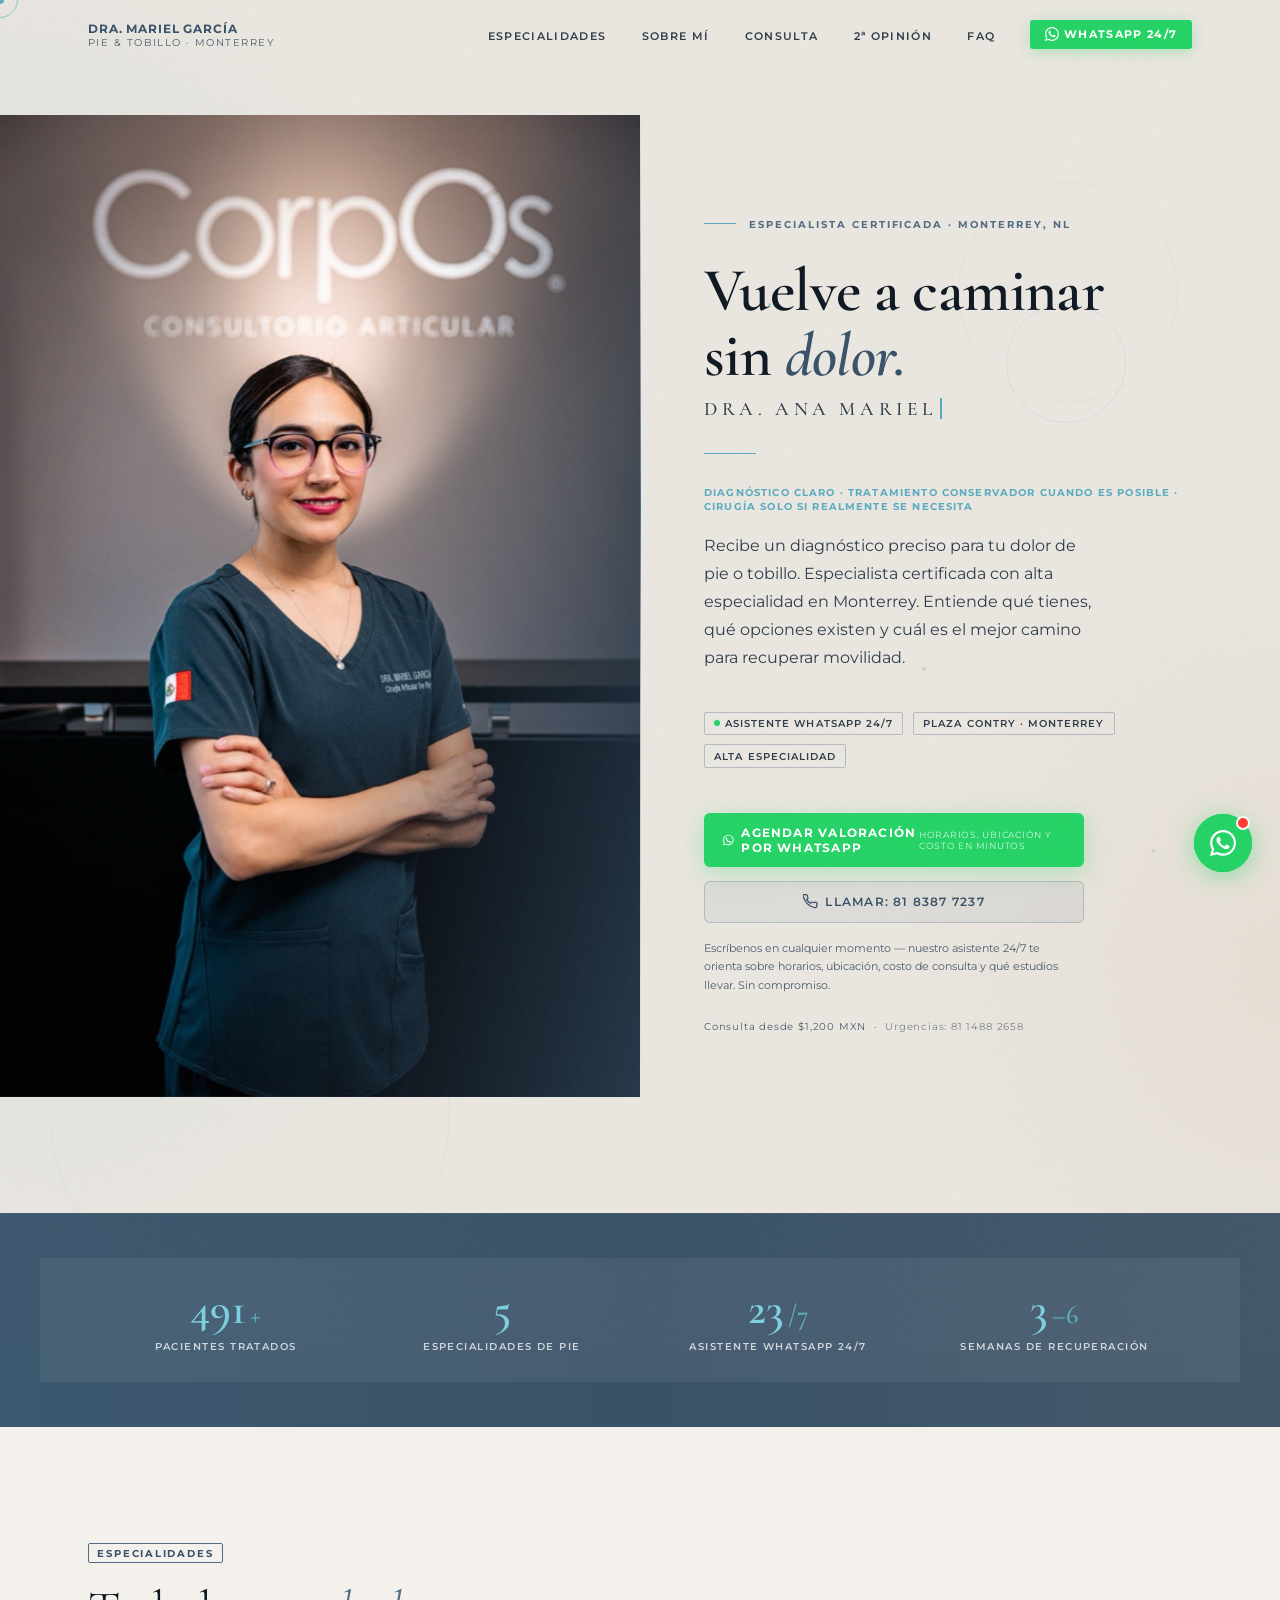
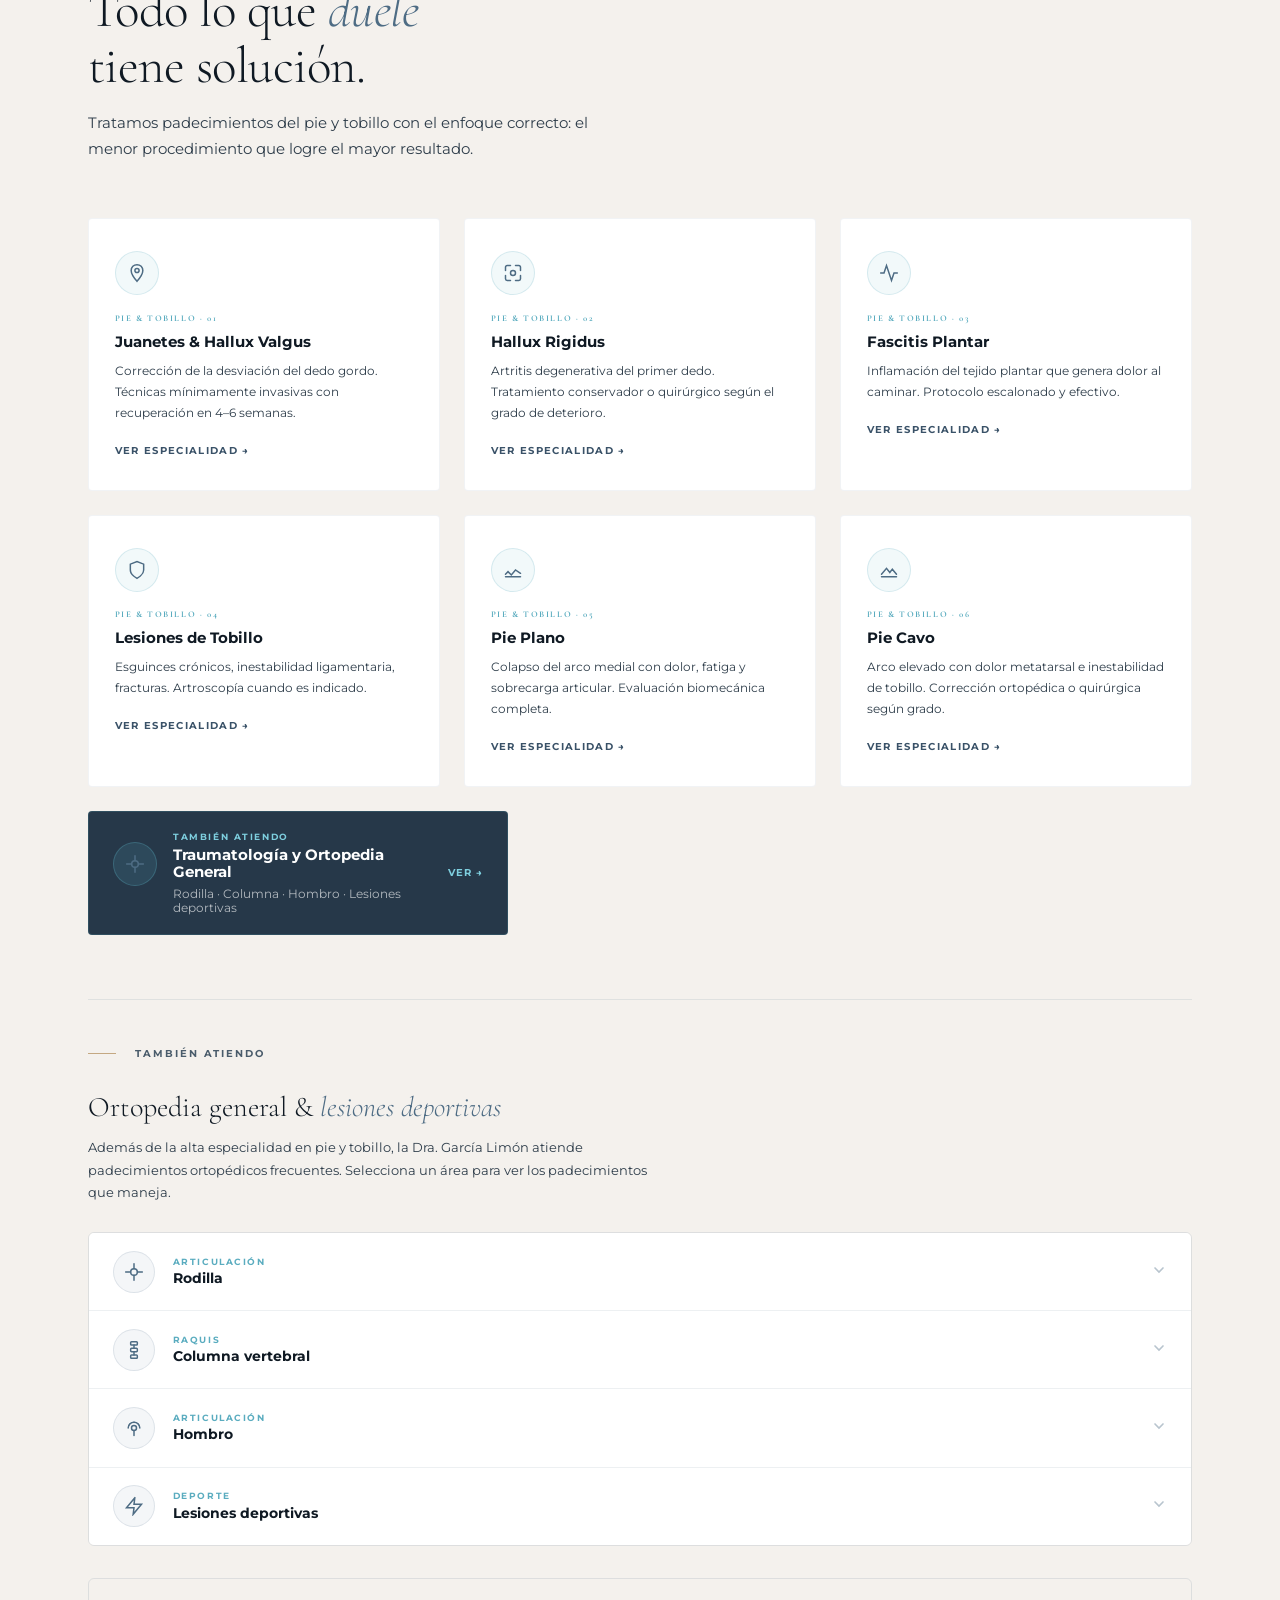
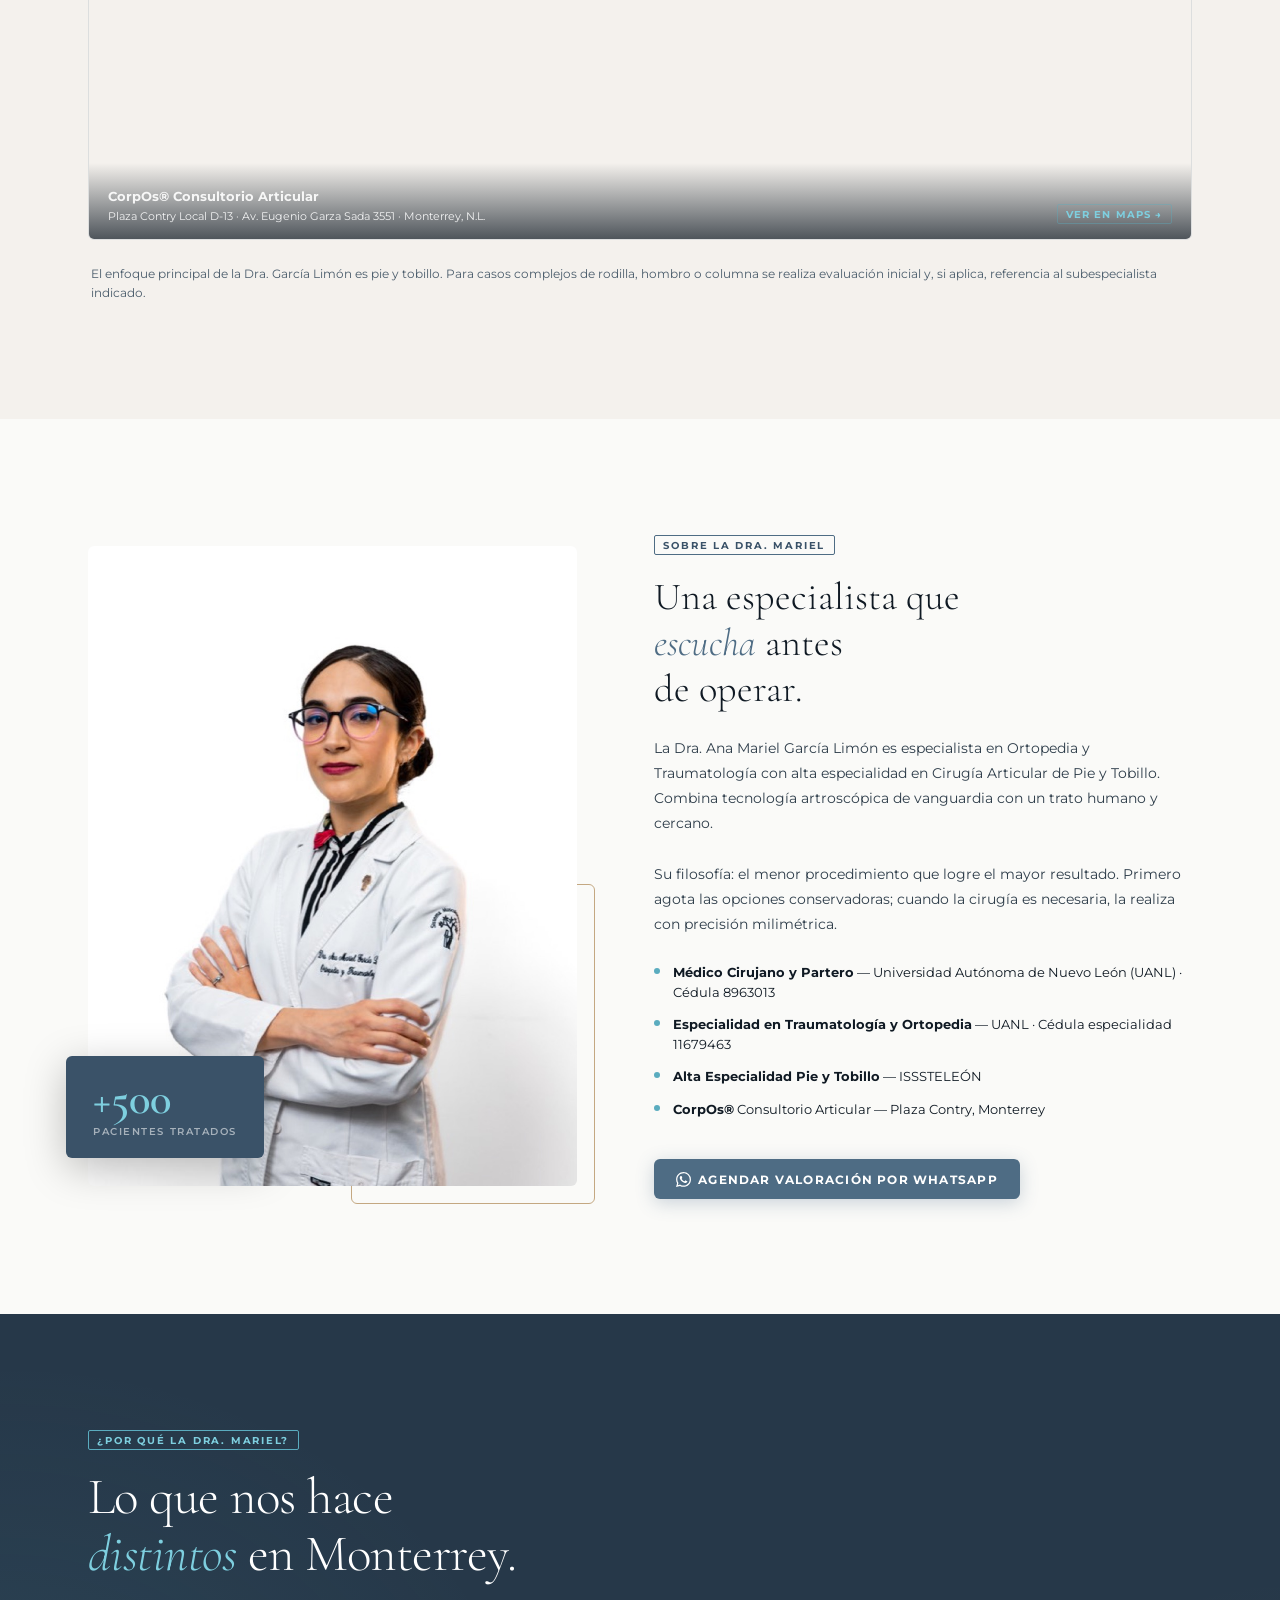
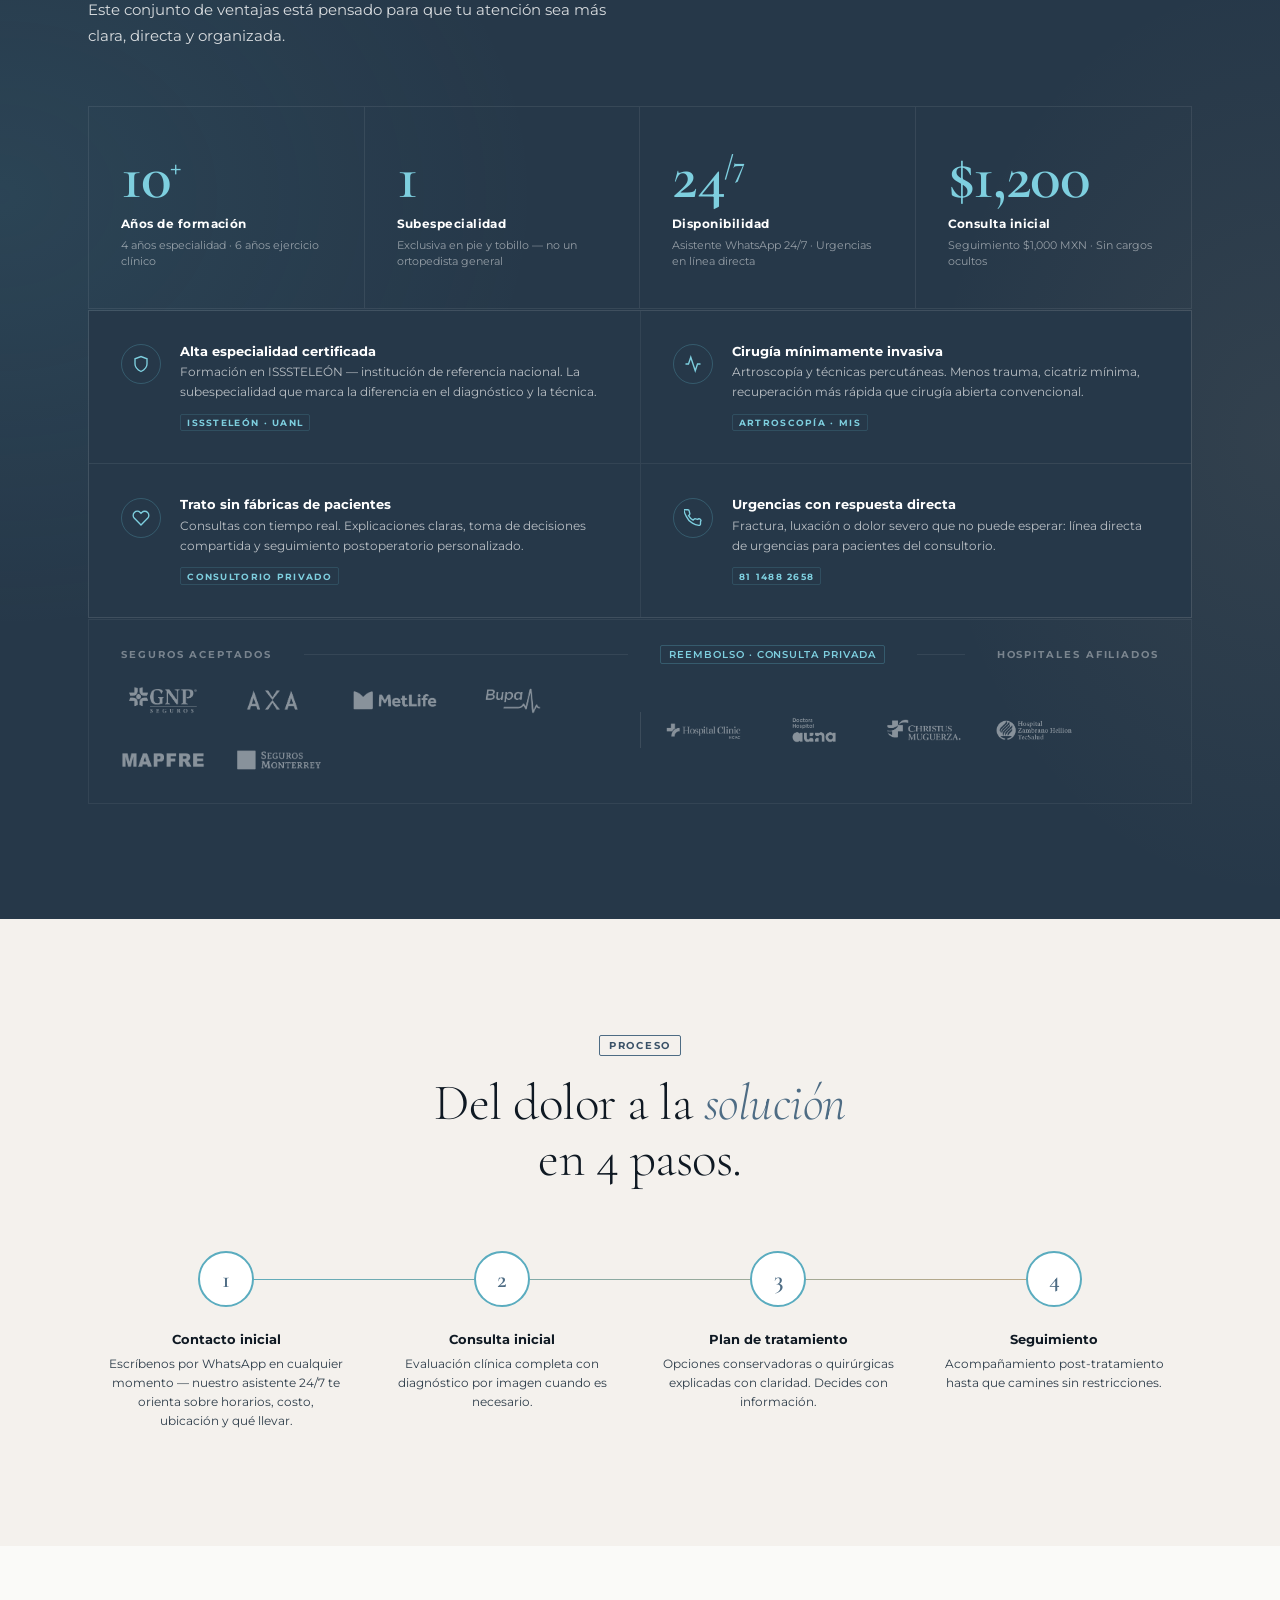
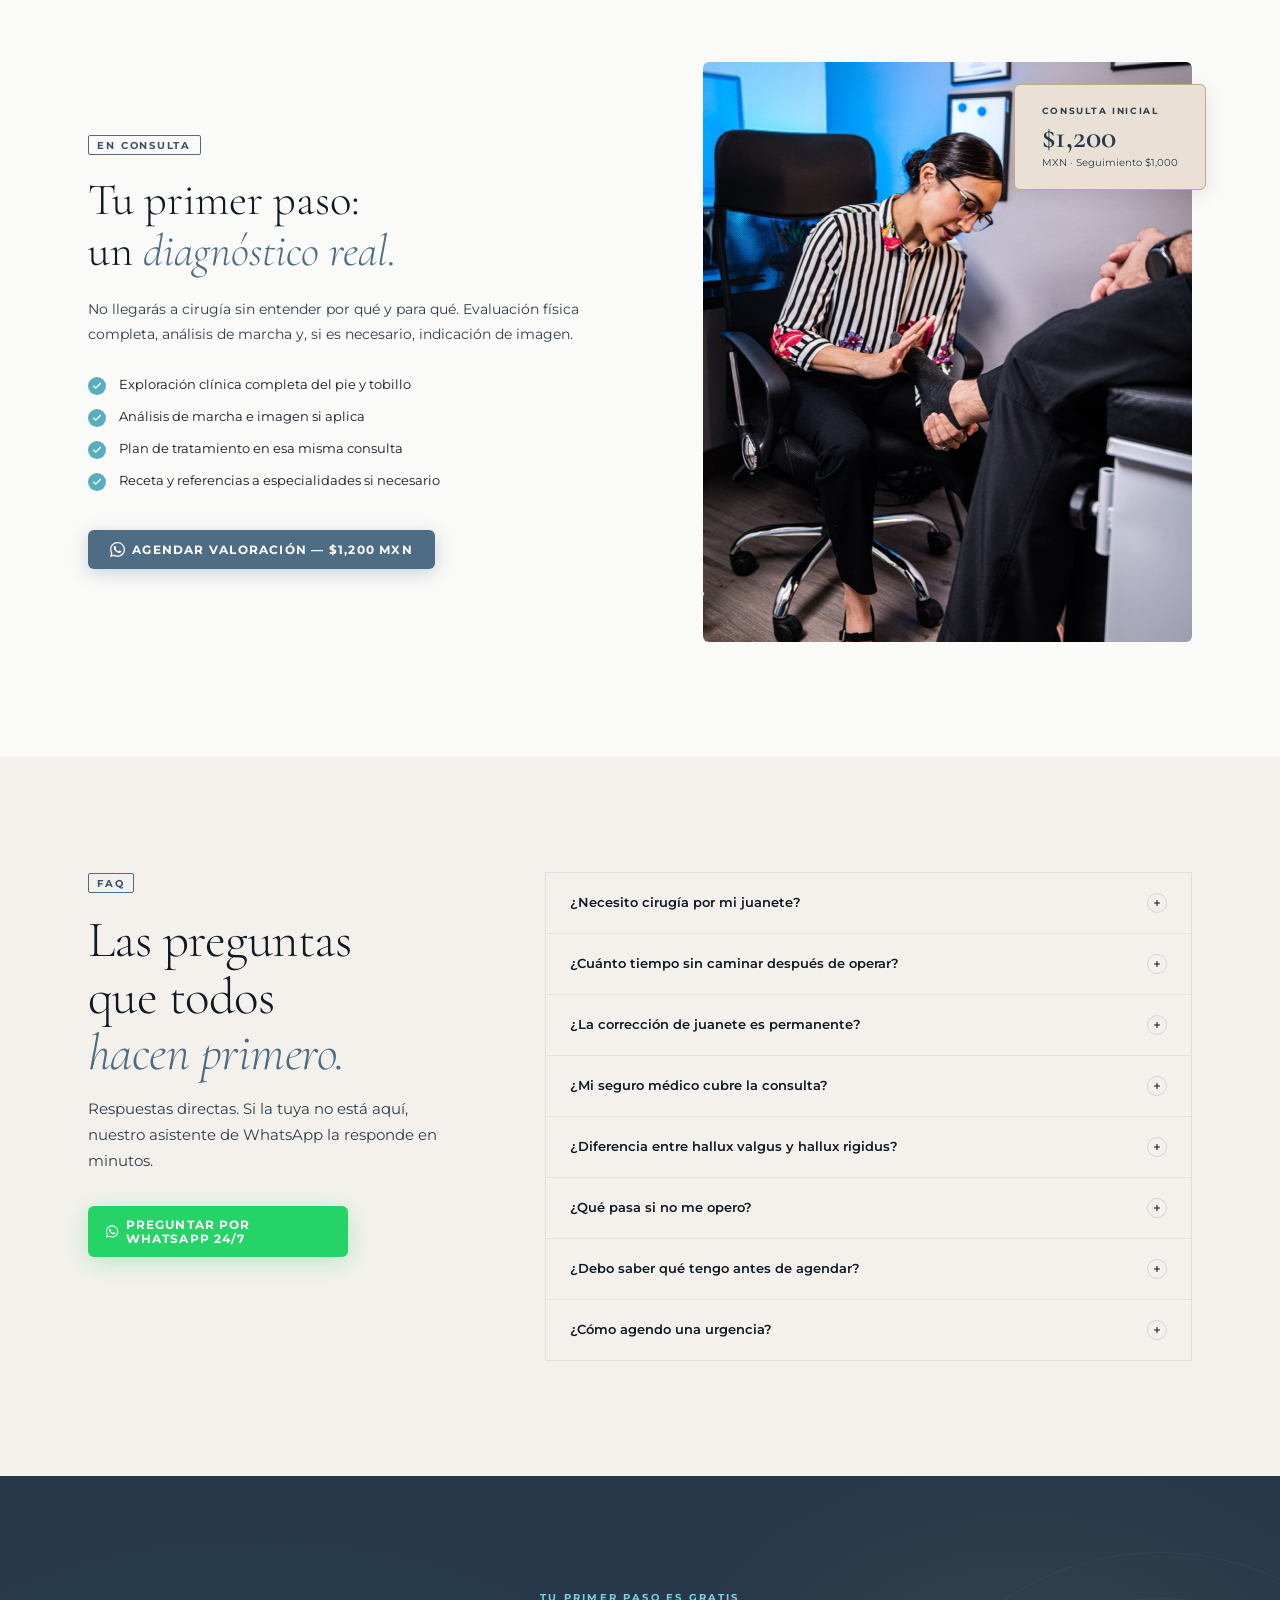
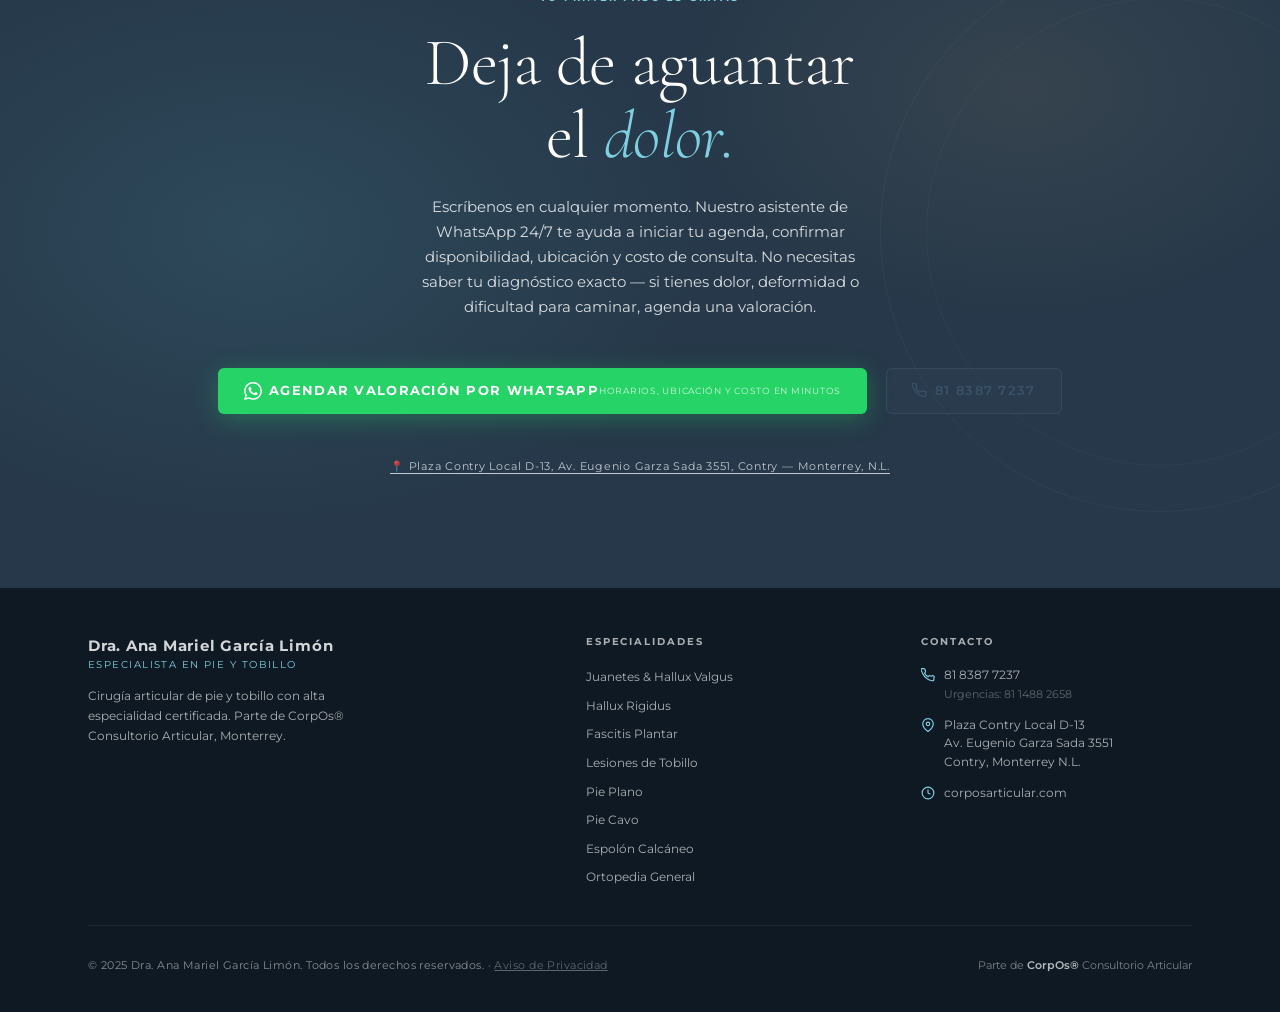
<file: index.html>
<!DOCTYPE html>
<html lang="es">
<head>

<!-- Google Tag Manager -->
<script>(function(w,d,s,l,i){w[l]=w[l]||[];w[l].push({'gtm.start':
new Date().getTime(),event:'gtm.js'});var f=d.getElementsByTagName(s)[0],
j=d.createElement(s),dl=l!='dataLayer'?'&l='+l:'';j.async=true;j.src=
'https://www.googletagmanager.com/gtm.js?id='+i+dl;f.parentNode.insertBefore(j,f);
})(window,document,'script','dataLayer','GTM-NVMBLD84');</script>
<!-- End Google Tag Manager -->
  
  <meta charset="UTF-8" />
  <meta name="viewport" content="width=device-width, initial-scale=1.0" />
  <title>Dra. Ana Mariel García Limón — Especialista Pie y Tobillo | Monterrey</title>
  <meta name="description" content="Especialista en cirugía de pie y tobillo en Monterrey. Asistente WhatsApp 24/7. Consulta desde $1,200 MXN. Plaza Contry, Av. Eugenio Garza Sada 3551." />
  <link rel="canonical" href="https://dramarielgarcia.com/" />
  <link rel="icon" type="image/svg+xml" href="favicon.svg" />
  <meta name="theme-color" content="#0F1923" />
  <link rel="preload" as="image" href="img/CropOs-70.jpg" fetchpriority="high" />

  <!-- Open Graph -->
  <meta property="og:type"        content="website" />
  <meta property="og:url"         content="https://dramarielgarcia.com/" />
  <meta property="og:title"       content="Dra. Ana Mariel García Limón — Especialista Pie y Tobillo | Monterrey" />
  <meta property="og:description" content="Especialista en cirugía de pie y tobillo en Monterrey. Asistente WhatsApp 24/7. Consulta desde $1,200 MXN." />
  <meta property="og:image"       content="https://dramarielgarcia.com/img/CropOs-70.jpg" />
  <meta property="og:locale"      content="es_MX" />

  <!-- Twitter Card -->
  <meta name="twitter:card"        content="summary_large_image" />
  <meta name="twitter:title"       content="Dra. Ana Mariel García Limón — Especialista Pie y Tobillo | Monterrey" />
  <meta name="twitter:description" content="Especialista en cirugía de pie y tobillo en Monterrey. Asistente WhatsApp 24/7. Consulta desde $1,200 MXN." />
  <meta name="twitter:image"       content="https://dramarielgarcia.com/img/CropOs-70.jpg" />

  <!-- Schema.org -->
  <script type="application/ld+json">
  {
    "@context": "https://schema.org",
    "@graph": [
      {
        "@type": "Physician",
        "name": "Dra. Ana Mariel García Limón",
        "description": "Especialista en Ortopedia y Traumatología con alta especialidad en Cirugía Articular de Pie y Tobillo en Monterrey, México.",
        "medicalSpecialty": "Orthopedic Surgery",
        "hasCredential": [
          {"@type": "EducationalOccupationalCredential", "credentialCategory": "degree", "name": "Médico Cirujano y Partero, UANL — Cédula profesional 8963013"},
          {"@type": "EducationalOccupationalCredential", "credentialCategory": "degree", "name": "Especialidad en Traumatología y Ortopedia, UANL — Cédula de especialidad 11679463"},
          {"@type": "EducationalOccupationalCredential", "credentialCategory": "certificate", "name": "Alta Especialidad en Pie y Tobillo, ISSSTELEÓN"}
        ],
        "url": "https://dramarielgarcia.com/",
        "telephone": "+528261020782",
        "priceRange": "$$",
        "address": {
          "@type": "PostalAddress",
          "streetAddress": "Av. Eugenio Garza Sada 3551, Plaza Contry Local D-13",
          "addressLocality": "Monterrey",
          "addressRegion": "Nuevo León",
          "postalCode": "64860",
          "addressCountry": "MX"
        },
        "areaServed": "Monterrey, Nuevo León, México",
        "availableService": [
          "Cirugía de Juanetes (Hallux Valgus)",
          "Hallux Rigidus",
          "Fascitis Plantar",
          "Lesiones de Tobillo",
          "Pie Plano",
          "Pie Cavo"
        ]
      },
      {
        "@type": "FAQPage",
        "mainEntity": [
          {
            "@type": "Question",
            "name": "¿Necesito cirugía por mi juanete?",
            "acceptedAnswer": {
              "@type": "Answer",
              "text": "No siempre. Muchos juanetes se controlan con plantillas, calzado y anti-inflamatorios. La cirugía se indica cuando el dolor es constante, la deformidad es severa o afecta tu calidad de vida."
            }
          },
          {
            "@type": "Question",
            "name": "¿Cuánto tiempo sin caminar después de operar?",
            "acceptedAnswer": {
              "@type": "Answer",
              "text": "Con técnicas mínimamente invasivas, caminas con zapato especial al día siguiente. Zapato normal en 4–6 semanas. Actividad deportiva, alrededor de 3 meses."
            }
          },
          {
            "@type": "Question",
            "name": "¿La corrección de juanete es permanente?",
            "acceptedAnswer": {
              "@type": "Answer",
              "text": "En la gran mayoría sí. Con la técnica adecuada y siguiendo las recomendaciones post-op, la recurrencia es poco común."
            }
          },
          {
            "@type": "Question",
            "name": "¿Mi seguro médico cubre la consulta?",
            "acceptedAnswer": {
              "@type": "Answer",
              "text": "Depende de tu póliza. Trabajamos con varios seguros. Avisa tu aseguradora y verificamos cobertura antes de tu consulta — sin costo."
            }
          },
          {
            "@type": "Question",
            "name": "¿Diferencia entre hallux valgus y hallux rigidus?",
            "acceptedAnswer": {
              "@type": "Answer",
              "text": "Hallux valgus: desviación del dedo gordo (juanete). Hallux rigidus: artritis — el dedo no se desvía pero duele y se pone rígido. Son dos problemas distintos con tratamientos distintos."
            }
          },
          {
            "@type": "Question",
            "name": "¿Qué pasa si no me opero?",
            "acceptedAnswer": {
              "@type": "Answer",
              "text": "Los juanetes no mejoran solos — tienden a progresar. Pueden afectar dedos adyacentes y generar artritis. Si el grado es severo, esperar empeora el pronóstico quirúrgico."
            }
          },
          {
            "@type": "Question",
            "name": "¿Cómo agendo una urgencia?",
            "acceptedAnswer": {
              "@type": "Answer",
              "text": "Llama al número de urgencias: 81 1488 2658. Para fracturas, luxaciones y dolor agudo que no tolera espera."
            }
          }
        ]
      }
    ]
  }
  </script>

  <link rel="preconnect" href="https://fonts.googleapis.com" />
  <link rel="preconnect" href="https://fonts.gstatic.com" crossorigin />
  <link rel="preload" as="style" href="https://fonts.googleapis.com/css2?family=Montserrat:wght@400;500;600;700&family=Cormorant+Garamond:ital,wght@0,300;0,400;0,600;1,300;1,400;1,600&display=swap" onload="this.onload=null;this.rel='stylesheet'" />
  <noscript><link rel="stylesheet" href="https://fonts.googleapis.com/css2?family=Montserrat:wght@400;500;600;700&family=Cormorant+Garamond:ital,wght@0,300;0,400;0,600;1,300;1,400;1,600&display=swap" /></noscript>
  <link rel="stylesheet" href="styles.css" />

<style>
/* ════════════════════════════════════════════════════════
   HERO
════════════════════════════════════════════════════════ */
.hero {
  min-height: 100svh;
  display: grid;
  grid-template-columns: 1fr 1fr;
  position: relative;
  overflow: hidden;
}

.hero-bg {
  position: absolute; inset: 0; z-index: 0;
  background:
    radial-gradient(ellipse 60% 80% at 0% 50%, rgba(90,172,191,0.15) 0%, transparent 70%),
    radial-gradient(ellipse 50% 60% at 100% 80%, rgba(196,168,130,0.12) 0%, transparent 60%),
    #EAE6E0;
  animation: meshShift 8s ease-in-out infinite alternate;
}
@keyframes meshShift {
  0%   { background-position: 0% 50%, 100% 80%; }
  100% { background-position: 5% 45%, 95% 85%; }
}

.hero-rings {
  position: absolute; inset: 0; z-index: 1; pointer-events: none; overflow: hidden;
}
.ring {
  position: absolute; border-radius: 50%;
  border: 1px solid rgba(255,255,255,0.06);
  animation: ringPulse2 var(--dur, 6s) ease-in-out infinite;
}
.ring-1 { width: 600px; height: 600px; bottom: -200px; left: -100px; animation-delay: 0s; --dur: 7s; }
.ring-2 { width: 400px; height: 400px; bottom: -100px; left:  50px; animation-delay: 1.5s; --dur: 5s; border-color: rgba(90,172,191,0.08); }
.ring-3 { width: 220px; height: 220px; top: 15%; right: 8%; animation-delay: 0.8s; --dur: 6s; border-color: rgba(196,168,130,0.1); }
.ring-4 { width: 120px; height: 120px; top: 25%; right: 12%; animation-delay: 2s; --dur: 4.5s; border-color: rgba(90,172,191,0.15); }
@keyframes ringPulse2 {
  0%, 100% { transform: scale(1); opacity: 0.6; }
  50%       { transform: scale(1.04); opacity: 1; }
}

.particles { position: absolute; inset: 0; z-index: 1; pointer-events: none; }
.particle {
  position: absolute;
  width: var(--sz, 3px); height: var(--sz, 3px);
  border-radius: 50%;
  background: var(--c, rgba(90,172,191,0.5));
  animation: float var(--d, 8s) ease-in-out infinite;
  animation-delay: var(--delay, 0s);
}
@keyframes float {
  0%, 100% { transform: translateY(0) translateX(0); opacity: 0.4; }
  33%       { transform: translateY(-18px) translateX(6px); opacity: 0.9; }
  66%       { transform: translateY(-8px) translateX(-10px); opacity: 0.6; }
}

.hero-image-col {
  position: relative; z-index: 2;
  overflow: hidden;
  min-height: 100svh;
}
.hero-image-col img {
  width: 100%; height: 100%;
  object-fit: cover; object-position: center top;
  transform-origin: center;
  animation: heroImgReveal 1.4s var(--ease) 0.2s both;
  will-change: transform;
}
@keyframes heroImgReveal {
  from { opacity: 0; transform: scale(1.07); }
  to   { opacity: 1; transform: scale(1); }
}
.hero-image-col::after {
  content: '';
  position: absolute; inset: 0;
  background: linear-gradient(105deg, transparent 55%, var(--slate-dd) 100%);
  pointer-events: none;
}

.hero-content {
  position: relative; z-index: 2;
  display: flex; flex-direction: column; justify-content: center;
  padding: clamp(5rem,8vw,7rem) clamp(2rem,5vw,4.5rem) clamp(3rem,5vw,5rem);
}
.hero-content::before {
  content: '';
  position: absolute; left: 0; top: 0; bottom: 0; width: 1px;
  background: linear-gradient(to bottom, transparent 0%, var(--slate) 40%, rgba(78,108,132,0.3) 60%, transparent 100%);
  animation: scanLine 4s ease-in-out infinite;
}
@keyframes scanLine {
  0%, 100% { transform: translateY(-100%); opacity: 0; }
  50%       { transform: translateY(0%);   opacity: 1; }
}

.hero-eyebrow {
  display: flex; align-items: center; gap: 0.8rem;
  margin-bottom: 1.8rem;
  animation: slideInLeft 0.8s var(--ease) 0.5s both;
}
.hero-eyebrow-bar { width: 32px; height: 1px; background: var(--teal); }
.hero-eyebrow-text {
  font-size: 0.62rem; font-weight: 700; letter-spacing: 0.2em;
  text-transform: uppercase; color: var(--slate);
}
@keyframes slideInLeft {
  from { opacity: 0; transform: translateX(-20px); }
  to   { opacity: 1; transform: translateX(0); }
}

.hero-h1 {
  font-family: 'Cormorant Garamond', serif;
  font-size: clamp(2.6rem, 4.8vw, 4.2rem);
  font-weight: 600;
  line-height: 1.06;
  color: #0F1923;
  letter-spacing: -0.01em;
  margin-bottom: 0.5rem;
  animation: fadeUpBig 0.9s var(--ease) 0.65s both;
}
.hero-h1 em { font-style: italic; color: var(--slate-d); }
@keyframes fadeUpBig {
  from { opacity: 0; transform: translateY(30px); }
  to   { opacity: 1; transform: translateY(0); }
}

.typewriter-wrap {
  font-family: 'Cormorant Garamond', serif;
  font-size: clamp(1rem, 1.6vw, 1.2rem);
  font-weight: 500;
  letter-spacing: 0.24em;
  text-transform: uppercase;
  color: var(--ink-m);
  margin-bottom: 2rem;
  display: flex; align-items: center; gap: 2px;
  animation: fadeUpBig 0.8s var(--ease) 0.8s both;
}
.typewriter-cursor {
  display: inline-block; width: 2px; height: 1.1em;
  background: var(--teal); margin-left: 2px;
  animation: blink 1.1s step-end infinite;
}
@keyframes blink { 0%, 100% { opacity: 1; } 50% { opacity: 0; } }

.hero-divider {
  width: 0; height: 1px; background: var(--teal); margin-bottom: 2rem;
  animation: expandWidth 0.8s var(--ease) 1.1s forwards;
}
@keyframes expandWidth { to { width: 52px; } }

.hero-desc {
  font-size: clamp(0.87rem,1.3vw,0.98rem);
  font-weight: 400; line-height: 1.78;
  color: var(--ink-m);
  max-width: 400px; margin-bottom: 2.5rem;
  animation: fadeUpBig 0.8s var(--ease) 1.1s both;
}

.hero-badges {
  display: flex; flex-wrap: wrap; gap: 0.6rem;
  margin-bottom: 2.8rem;
  animation: fadeUpBig 0.8s var(--ease) 1.25s both;
}
.badge {
  display: inline-flex; align-items: center; gap: 0.45em;
  font-size: 0.65rem; font-weight: 600; letter-spacing: 0.1em;
  text-transform: uppercase;
  border: 1px solid rgba(78,108,132,0.35);
  color: var(--ink-m);
  padding: 0.4em 0.9em; border-radius: 2px;
  transition: border-color 0.3s, color 0.3s;
}
.badge:hover { border-color: var(--slate); color: var(--slate-d); }
.live-dot {
  width: 6px; height: 6px; border-radius: 50%; background: var(--wa);
  animation: livePulse 1.8s ease-in-out infinite;
}

.hero-ctas {
  display: flex; flex-direction: column; gap: 0.9rem;
  animation: fadeUpBig 0.8s var(--ease) 1.4s both;
}
.hero-ctas .btn-wa,
.hero-ctas .btn-tel { max-width: 380px; }

.cta-btns .btn-wa,
.cta-btns .btn-tel { font-size: 0.8rem; padding: 1.1em 2em; }

.hero-price {
  margin-top: 1.6rem;
  font-size: 0.63rem; letter-spacing: 0.08em; color: var(--ink-s);
  animation: fadeUpBig 0.8s var(--ease) 1.55s both;
}

/* ════════════════════════════════════════════════════════
   STATS STRIP
════════════════════════════════════════════════════════ */
.stats {
  background: var(--slate-d);
  border-top: 1px solid rgba(255,255,255,0.06);
  padding: 2.8rem 0;
  position: relative; overflow: hidden;
}
.stats::before {
  content: ''; position: absolute; inset: 0;
  background: linear-gradient(90deg, rgba(90,172,191,0.07) 0%, transparent 50%, rgba(196,168,130,0.07) 100%);
}
.stats-grid {
  max-width: 1200px; margin: 0 auto;
  padding: 0 clamp(1.25rem,5vw,3rem);
  display: grid; grid-template-columns: repeat(4, 1fr);
  gap: 1px; background: rgba(255,255,255,0.06);
  position: relative; z-index: 1;
}
.stat-card {
  background: transparent; padding: 1.8rem 2rem;
  text-align: center;
  transition: background 0.3s;
}
.stat-card:hover { background: rgba(255,255,255,0.04); }
.stat-num {
  font-family: 'Cormorant Garamond', serif;
  font-size: clamp(2.2rem, 3.5vw, 3rem);
  font-weight: 600; color: var(--teal-l); line-height: 1;
  display: flex; justify-content: center; align-items: baseline; gap: 2px;
}
.stat-plus { font-size: 0.6em; color: var(--teal); margin-left: 2px; }
.stat-label { font-size: 0.65rem; font-weight: 600; letter-spacing: 0.14em; text-transform: uppercase; color: rgba(255,255,255,0.75); margin-top: 0.5rem; }

/* ════════════════════════════════════════════════════════
   SECTION / TYPOGRAPHY (index overrides)
════════════════════════════════════════════════════════ */
section { padding: clamp(4.5rem, 9vw, 7.5rem) 0; }
.sec-title {
  font-family: 'Cormorant Garamond', serif;
  font-size: clamp(2.2rem,4vw,3.5rem);
  font-weight: 300; line-height: 1.1; letter-spacing: -0.01em;
  color: var(--ink);
}
.sec-title em { font-style: italic; color: var(--slate); }
.serif { font-family: 'Cormorant Garamond', serif; }

/* ════════════════════════════════════════════════════════
   ESPECIALIDADES
════════════════════════════════════════════════════════ */
.especial { background: var(--stone); }

/* ── Pie & Tobillo grid (rediseño visual) ── */
.espec-grid {
  display: grid;
  grid-template-columns: repeat(3, 1fr);
  gap: 1.5rem;
  margin-top: 3.5rem;
}
.espec-card {
  background: var(--white);
  padding: clamp(1.6rem,2.5vw,2.4rem) clamp(1.4rem,2vw,2rem);
  position: relative; overflow: hidden;
  border-radius: 4px;
  border: 1px solid rgba(78,108,132,0.08);
  transition: transform 0.38s var(--ease), box-shadow 0.38s var(--ease), border-color 0.38s;
  cursor: default;
}
.espec-card::before {
  content: ''; position: absolute; top: 0; left: 0; right: 0; height: 2px;
  background: linear-gradient(90deg, var(--teal), var(--slate));
  transform: scaleX(0); transform-origin: left;
  transition: transform 0.4s var(--ease);
}
.espec-card:hover::before { transform: scaleX(1); }
.espec-card:hover {
  transform: translateY(-6px);
  box-shadow: 0 16px 48px rgba(0,0,0,0.09);
  border-color: rgba(78,108,132,0.18);
}
.espec-card::after {
  content: ''; position: absolute; inset: 0;
  background: linear-gradient(135deg, transparent 40%, rgba(90,172,191,0.05) 50%, transparent 60%);
  transform: translateX(-100%);
  transition: transform 0.55s ease;
}
.espec-card:hover::after { transform: translateX(100%); }

/* Icono SVG en lugar del número grande */
.espec-icon {
  width: 44px; height: 44px;
  background: rgba(90,172,191,0.08);
  border: 1px solid rgba(90,172,191,0.2);
  border-radius: 50%;
  display: flex; align-items: center; justify-content: center;
  color: var(--slate);
  margin-bottom: 1.1rem;
  transition: background 0.3s, border-color 0.3s;
}
.espec-card:hover .espec-icon {
  background: rgba(90,172,191,0.14);
  border-color: rgba(90,172,191,0.4);
}
.espec-num {
  font-family: 'Cormorant Garamond', serif;
  font-size: 0.55rem; font-weight: 700; letter-spacing: 0.18em;
  text-transform: uppercase;
  color: var(--teal); margin-bottom: 0.55rem; display: block;
}
.espec-name { font-size: 0.93rem; font-weight: 700; color: var(--ink); margin-bottom: 0.6rem; line-height: 1.25; }
.espec-desc { font-size: 0.78rem; font-weight: 400; line-height: 1.68; color: var(--ink-m); }
.espec-link {
  display: inline-flex; align-items: center; gap: 0.35em;
  margin-top: 1.3rem; font-size: 0.6rem; font-weight: 700;
  letter-spacing: 0.14em; text-transform: uppercase;
  color: var(--slate-d);
  transition: gap 0.25s, color 0.25s;
}
.espec-card:hover .espec-link { gap: 0.55em; color: var(--teal); }

/* ── Ortopedia general (sección secundaria) ── */
.ortopedia-general {
  margin-top: 4rem;
  padding-top: 3rem;
  border-top: 1px solid rgba(78,108,132,0.12);
}
.ortopedia-general-header {
  display: flex; align-items: center; gap: 1.2rem;
  margin-bottom: 2rem;
}
.ortopedia-general-bar {
  width: 28px; height: 1px; background: var(--beige); flex-shrink: 0;
}
.ortopedia-general-label {
  font-size: 0.6rem; font-weight: 700; letter-spacing: 0.2em;
  text-transform: uppercase; color: var(--ink-s);
}
.ortopedia-general-title {
  font-family: 'Cormorant Garamond', serif;
  font-size: clamp(1.3rem,2.2vw,1.8rem);
  font-weight: 300; color: var(--ink);
  line-height: 1.15;
}
.ortopedia-general-title em { font-style: italic; color: var(--slate); }
.ortopedia-areas {
  display: grid;
  grid-template-columns: repeat(auto-fit, minmax(200px, 1fr));
  gap: 1rem;
}
.ortopedia-area {
  background: rgba(78,108,132,0.04);
  border: 1px solid rgba(78,108,132,0.1);
  border-radius: 4px;
  padding: 1.3rem 1.5rem;
  display: flex; align-items: flex-start; gap: 1rem;
  transition: background 0.3s, border-color 0.3s;
}
.ortopedia-area:hover {
  background: rgba(78,108,132,0.07);
  border-color: rgba(78,108,132,0.2);
}
.ortopedia-area-icon {
  width: 36px; height: 36px; border-radius: 50%;
  border: 1px solid rgba(78,108,132,0.18);
  display: flex; align-items: center; justify-content: center;
  color: var(--slate); flex-shrink: 0;
  transition: background 0.3s;
}
.ortopedia-area:hover .ortopedia-area-icon { background: rgba(78,108,132,0.1); }
.ortopedia-area-name { font-size: 0.83rem; font-weight: 700; color: var(--ink); margin-bottom: 0.3rem; }
.ortopedia-area-desc { font-size: 0.73rem; font-weight: 400; line-height: 1.6; color: var(--ink-m); }
.ortopedia-general-intro {
  font-size: 0.82rem; color: var(--ink-m); line-height: 1.7;
  margin: 0.8rem 0 1.8rem; max-width: 580px;
}
.ortopedia-general-note {
  margin-top: 1.6rem;
  font-size: 0.72rem; color: var(--ink-s); line-height: 1.65;
  padding-left: 0.2rem;
}

/* ── Acordeón ortopedia ── */
.orto-accordion {
  display: flex; flex-direction: column; gap: 0;
  border: 1px solid rgba(78,108,132,0.14);
  border-radius: 6px; overflow: hidden;
}
.orto-item {
  background: var(--white);
  border-bottom: 1px solid rgba(78,108,132,0.1);
  cursor: pointer;
  transition: background 0.25s;
}
.orto-item:last-child { border-bottom: none; }
.orto-item.open { background: rgba(90,172,191,0.04); }
.orto-header {
  display: flex; align-items: center; gap: 1.1rem;
  padding: 1.1rem 1.5rem;
  user-select: none;
}
.orto-icon-wrap {
  width: 42px; height: 42px; border-radius: 50%; flex-shrink: 0;
  display: flex; align-items: center; justify-content: center;
  background: rgba(78,108,132,0.06);
  border: 1px solid rgba(78,108,132,0.14);
  color: var(--slate);
  transition: background 0.3s, border-color 0.3s, color 0.3s;
}
.orto-item.open .orto-icon-wrap,
.orto-item:hover .orto-icon-wrap {
  background: rgba(90,172,191,0.12);
  border-color: var(--teal);
  color: var(--teal);
}
.orto-header-text { flex: 1; }
.orto-tag {
  display: block; font-size: 0.55rem; font-weight: 700;
  letter-spacing: 0.18em; text-transform: uppercase;
  color: var(--teal); margin-bottom: 0.2rem;
}
.orto-title {
  display: block; font-size: 0.9rem; font-weight: 700;
  color: var(--ink); line-height: 1.2;
  transition: color 0.25s;
}
.orto-item.open .orto-title,
.orto-item:hover .orto-title { color: var(--slate-d); }
.orto-chevron {
  color: rgba(78,108,132,0.4); flex-shrink: 0;
  transition: transform 0.35s var(--ease), color 0.25s;
}
.orto-item.open .orto-chevron {
  transform: rotate(180deg);
  color: var(--teal);
}
.orto-body {
  max-height: 0; overflow: hidden;
  transition: max-height 0.42s var(--ease), padding 0.3s;
  padding: 0 1.5rem 0 4.6rem;
}
.orto-item.open .orto-body {
  max-height: 260px;
  padding: 0 1.5rem 1.3rem 4.6rem;
}
.orto-list {
  list-style: none; padding: 0; margin: 0;
  display: flex; flex-direction: column; gap: 0.55rem;
}
.orto-list li {
  font-size: 0.8rem; color: var(--ink-m); line-height: 1.5;
  padding-left: 1.1rem; position: relative;
}
.orto-list li::before {
  content: ''; position: absolute; left: 0; top: 0.55em;
  width: 4px; height: 4px; border-radius: 50%;
  background: var(--teal);
}

/* ── Mapa ── */
.orto-map-wrap {
  margin-top: 2rem;
  border-radius: 6px; overflow: hidden;
  border: 1px solid rgba(78,108,132,0.14);
  position: relative;
}
.orto-map-wrap iframe {
  display: block; width: 100%; height: 260px; border: none;
}
.orto-map-label {
  position: absolute; bottom: 0; left: 0; right: 0;
  background: linear-gradient(transparent, rgba(15,25,35,0.72));
  padding: 1.5rem 1.2rem 0.9rem;
  display: flex; align-items: flex-end; justify-content: space-between;
  pointer-events: none;
}
.orto-map-text {
  font-size: 0.7rem; color: rgba(255,255,255,0.9); line-height: 1.5;
}
.orto-map-text strong { display: block; font-size: 0.8rem; margin-bottom: 0.1rem; }
.orto-map-link {
  font-size: 0.6rem; font-weight: 700; letter-spacing: 0.12em; text-transform: uppercase;
  color: var(--teal-l); border: 1px solid rgba(90,172,191,0.4);
  padding: 0.4em 0.85em; border-radius: 2px;
  pointer-events: all;
  transition: background 0.25s;
  white-space: nowrap;
}
.orto-map-link:hover { background: rgba(90,172,191,0.15); }

@media (max-width: 960px) {
  .espec-grid { grid-template-columns: repeat(2, 1fr); }
  .orto-body.open, .orto-item.open .orto-body { padding-left: 1.5rem; }
}
@media (max-width: 600px) {
  .espec-grid { grid-template-columns: 1fr; gap: 1rem; }
  .orto-map-wrap iframe { height: 200px; }
}

/* ════════════════════════════════════════════════════════
   ABOUT
════════════════════════════════════════════════════════ */
.about { background: var(--off); }
.about-grid { display: grid; grid-template-columns: 1fr 1.1fr; gap: clamp(3rem,6vw,6.5rem); align-items: center; }
.about-img-wrap { position: relative; }
.about-img-wrap img {
  width: 100%; height: clamp(440px,55vw,640px);
  object-fit: cover; object-position: center top;
  border-radius: var(--r);
  transition: transform 0.6s var(--ease);
}
.about-img-wrap:hover img { transform: scale(1.02); }
.about-frame {
  position: absolute; bottom: -18px; right: -18px;
  width: 50%; height: 50%;
  border: 1.5px solid var(--beige); border-radius: var(--r);
  pointer-events: none; z-index: -1;
  transition: transform 0.6s var(--ease);
}
.about-img-wrap:hover .about-frame { transform: translate(4px, 4px); }
.about-badge {
  position: absolute; bottom: 28px; left: -22px;
  background: var(--slate-d); color: #fff;
  padding: 1.3rem 1.7rem; border-radius: var(--r);
  box-shadow: 0 10px 40px rgba(0,0,0,0.25);
  transition: transform 0.4s var(--ease);
}
.about-img-wrap:hover .about-badge { transform: translateY(-4px); }
.about-badge-num {
  font-family: 'Cormorant Garamond', serif;
  font-size: 2.8rem; font-weight: 600;
  color: var(--teal-l); line-height: 1;
}
.about-badge-label { font-size: 0.6rem; font-weight: 600; letter-spacing: 0.16em; text-transform: uppercase; color: rgba(255,255,255,0.55); margin-top: 0.3rem; }
.about-lead {
  font-family: 'Cormorant Garamond', serif;
  font-size: clamp(1.7rem,3vw,2.5rem); font-weight: 300; line-height: 1.2;
  color: var(--ink); margin-bottom: 1.5rem;
}
.about-lead em { font-style: italic; color: var(--slate); }
.about-body { font-size: 0.88rem; font-weight: 400; line-height: 1.78; color: var(--ink-m); margin-bottom: 1.6rem; }
.cred-list { display: flex; flex-direction: column; gap: 0.8rem; margin-bottom: 2.5rem; }
.cred-item { display: flex; align-items: flex-start; gap: 0.8rem; font-size: 0.82rem; color: var(--ink); line-height: 1.5; }
.cred-dot { width: 6px; height: 6px; border-radius: 50%; background: var(--teal); flex-shrink: 0; margin-top: 0.4em; }
.cred-item strong { font-weight: 700; }

/* ════════════════════════════════════════════════════════
   DIFERENCIADORES — rediseño editorial
════════════════════════════════════════════════════════ */
.dif { background: var(--slate-dd); position: relative; overflow: hidden; }
.dif::before {
  content: ''; position: absolute; inset: 0;
  background:
    radial-gradient(ellipse 70% 60% at 0% 40%, rgba(90,172,191,0.1) 0%, transparent 60%),
    radial-gradient(ellipse 50% 70% at 100% 60%, rgba(196,168,130,0.08) 0%, transparent 55%);
}
.dif .tag { border-color: var(--teal); color: var(--teal-l); }
.dif .sec-title { color: var(--white); }
.dif .sec-title em { color: var(--teal-l); }
.dif .sec-body { color: rgba(255,255,255,0.82); }

/* ── Métricas grandes ── */
.dif-metrics {
  display: grid; grid-template-columns: repeat(4,1fr);
  gap: 0; border: 1px solid rgba(255,255,255,0.08);
  margin-top: 3.5rem; position: relative; z-index: 1;
}
.dif-metric {
  padding: clamp(1.8rem,3vw,2.6rem) clamp(1.4rem,2.5vw,2rem);
  border-right: 1px solid rgba(255,255,255,0.08);
  position: relative; overflow: hidden;
  transition: background 0.4s;
}
.dif-metric:last-child { border-right: none; }
.dif-metric::after {
  content: ''; position: absolute; bottom: 0; left: 0; right: 0; height: 2px;
  background: linear-gradient(90deg, var(--teal), transparent);
  transform: scaleX(0); transform-origin: left;
  transition: transform 0.45s var(--ease);
}
.dif-metric:hover::after { transform: scaleX(1); }
.dif-metric:hover { background: rgba(255,255,255,0.03); }
.dif-metric-num {
  font-family: 'Cormorant Garamond', serif;
  font-size: clamp(3rem,5vw,4.5rem); font-weight: 600;
  line-height: 1; color: var(--teal-l);
  margin-bottom: 0.5rem; letter-spacing: -0.02em;
}
.dif-metric-num span { font-size: 0.45em; vertical-align: super; margin-right: 2px; }
.dif-metric-label {
  font-size: 0.72rem; font-weight: 700; color: var(--white);
  letter-spacing: 0.04em; margin-bottom: 0.35rem;
}
.dif-metric-sub {
  font-size: 0.68rem; color: rgba(255,255,255,0.5); line-height: 1.5;
}

/* ── Grid de ventajas (2 col) ── */
.dif-features {
  display: grid; grid-template-columns: 1fr 1fr;
  gap: 1px; background: rgba(255,255,255,0.06);
  border: 1px solid rgba(255,255,255,0.06);
  margin-top: 1px; position: relative; z-index: 1;
}
.dif-feat {
  background: var(--slate-dd);
  padding: clamp(1.4rem,2.5vw,2rem) clamp(1.4rem,2.5vw,2rem);
  display: flex; align-items: flex-start; gap: 1.2rem;
  transition: background 0.3s;
}
.dif-feat:hover { background: rgba(255,255,255,0.025); }
.dif-feat-icon {
  width: 40px; height: 40px; border-radius: 50%; flex-shrink: 0;
  border: 1px solid rgba(90,172,191,0.3);
  display: flex; align-items: center; justify-content: center;
  color: var(--teal-l); margin-top: 0.1rem;
  transition: background 0.3s, border-color 0.3s;
}
.dif-feat:hover .dif-feat-icon { background: rgba(90,172,191,0.1); border-color: var(--teal-l); }
.dif-feat-title { font-size: 0.84rem; font-weight: 700; color: var(--white); margin-bottom: 0.3rem; }
.dif-feat-body { font-size: 0.74rem; color: rgba(255,255,255,0.68); line-height: 1.65; }
.dif-feat-tag {
  display: inline-block; margin-top: 0.7rem;
  font-size: 0.58rem; font-weight: 700; letter-spacing: 0.14em; text-transform: uppercase;
  color: var(--teal-l); border: 1px solid rgba(90,172,191,0.2); padding: 0.25em 0.65em; border-radius: 2px;
}

/* ── Logos aseguradoras ── */
.dif-logos-section { position: relative; z-index: 1; margin-top: 1px; }
.dif-logos-header {
  display: flex; align-items: center; gap: 2rem;
  padding: 1.6rem clamp(1.4rem,2.5vw,2rem) 0;
  border: 1px solid rgba(255,255,255,0.06); border-bottom: none;
}
.dif-logos-title {
  font-size: 0.6rem; font-weight: 700; letter-spacing: 0.2em; text-transform: uppercase;
  color: rgba(255,255,255,0.38); white-space: nowrap; flex-shrink: 0;
}
.dif-logos-line { flex: 1; height: 1px; background: rgba(255,255,255,0.07); }
.dif-logos-reembolso {
  font-size: 0.6rem; font-weight: 600; letter-spacing: 0.1em; text-transform: uppercase;
  color: var(--teal-l); border: 1px solid rgba(90,172,191,0.3);
  padding: 0.28em 0.8em; border-radius: 2px; white-space: nowrap; flex-shrink: 0;
}
.dif-logos-row {
  display: flex; align-items: center; flex-wrap: wrap; gap: 0;
  border: 1px solid rgba(255,255,255,0.06); border-top: none;
  padding: 1.4rem clamp(1.4rem,2.5vw,2rem) 1.8rem;
}
.dif-logos-group { display: flex; align-items: center; gap: 2rem; flex-wrap: wrap; flex: 1; }
.dif-logos-sep {
  width: 1px; height: 36px; background: rgba(255,255,255,0.1);
  margin: 0 1.5rem; flex-shrink: 0;
}
.dif-logo-item {
  height: 28px; display: flex; align-items: center;
  opacity: 0.45; transition: opacity 0.3s;
  filter: brightness(0) invert(1);
}
.dif-logo-item:hover { opacity: 0.85; }
.dif-logo-item img { height: 100%; width: auto; max-width: 90px; object-fit: contain; }
.dif-logo-hosp { height: 26px; }

/* ── Chip legado ── (por si algo lo usa aún) */
.dif-chip {
  display: inline-block; margin-top: 1.1rem;
  font-size: 0.6rem; font-weight: 700; letter-spacing: 0.16em; text-transform: uppercase;
  color: var(--teal-l); border: 1px solid rgba(90,172,191,0.25);
  padding: 0.3em 0.75em; border-radius: 2px;
}

/* ════════════════════════════════════════════════════════
   PROCESO
════════════════════════════════════════════════════════ */
.proceso { background: var(--stone); }
.proceso-steps { display: grid; grid-template-columns: repeat(4,1fr); gap: 0; margin-top: 4rem; position: relative; }
.proceso-steps::before {
  content: ''; position: absolute; top: 28px; left: 10%; right: 10%; height: 1px;
  background: linear-gradient(90deg, var(--teal), var(--beige));
}
.proceso-step { padding: 0 1.2rem; text-align: center; }
.paso-num {
  width: 56px; height: 56px; border-radius: 50%;
  background: var(--white); border: 2px solid var(--teal);
  display: flex; align-items: center; justify-content: center;
  font-family: 'Cormorant Garamond', serif; font-size: 1.5rem; font-weight: 600; color: var(--slate);
  margin: 0 auto 1.5rem; position: relative; z-index: 1;
  transition: background 0.35s, color 0.35s, border-color 0.35s, transform 0.35s var(--ease);
}
.proceso-step:hover .paso-num {
  background: var(--teal); color: #fff; border-color: var(--teal);
  transform: scale(1.1);
}
.paso-name { font-size: 0.82rem; font-weight: 700; color: var(--ink); margin-bottom: 0.5rem; }
.paso-desc { font-size: 0.74rem; font-weight: 400; line-height: 1.6; color: var(--ink-m); }

/* ════════════════════════════════════════════════════════
   CONSULTA FEATURE
════════════════════════════════════════════════════════ */
.consulta { background: var(--off); }
.consulta-grid { display: grid; grid-template-columns: 1.1fr 1fr; gap: clamp(3rem,6vw,7rem); align-items: center; }
.consulta-title { font-family: 'Cormorant Garamond', serif; font-size: clamp(1.9rem,3.5vw,2.9rem); font-weight: 300; line-height: 1.14; color: var(--ink); margin-bottom: 1.3rem; }
.consulta-title em { font-style: italic; color: var(--slate); }
.consulta-body { font-size: 0.88rem; font-weight: 400; line-height: 1.75; color: var(--ink-m); margin-bottom: 1.8rem; }
.check-list { display: flex; flex-direction: column; gap: 0.75rem; margin-bottom: 2.4rem; }
.check-item { display: flex; align-items: flex-start; gap: 0.8rem; font-size: 0.83rem; color: var(--ink); line-height: 1.5; }
.check-icon { width: 18px; height: 18px; border-radius: 50%; background: var(--teal); display: flex; align-items: center; justify-content: center; flex-shrink: 0; margin-top: 0.1em; }
.check-icon svg { width: 10px; height: 10px; color: #fff; }
.consulta-img-wrap { position: relative; }
.consulta-img-wrap img { width: 100%; height: clamp(380px,50vw,580px); object-fit: cover; object-position: center; border-radius: var(--r); transition: transform 0.6s var(--ease); }
.consulta-img-wrap:hover img { transform: scale(1.02); }
.price-chip {
  position: absolute; top: 22px; right: -14px;
  background: var(--beige-l); border: 1.5px solid var(--beige);
  padding: 1.3rem 1.7rem; border-radius: var(--r);
  box-shadow: 0 4px 20px rgba(0,0,0,0.1);
  transition: transform 0.4s var(--ease);
}
.consulta-img-wrap:hover .price-chip { transform: translateY(-4px); }
.price-label { font-size: 0.58rem; font-weight: 700; letter-spacing: 0.18em; text-transform: uppercase; color: var(--ink-m); margin-bottom: 0.3rem; }
.price-val { font-family: 'Cormorant Garamond', serif; font-size: 2rem; font-weight: 600; color: var(--slate-dd); line-height: 1; }
.price-sub { font-size: 0.6rem; color: var(--ink-m); margin-top: 0.25rem; }

/* ════════════════════════════════════════════════════════
   FAQ
════════════════════════════════════════════════════════ */
.faq { background: var(--stone); }
.faq-layout { display: grid; grid-template-columns: 1fr 1.7fr; gap: clamp(3rem,6vw,7rem); align-items: start; }
.faq-list { border: 1px solid rgba(78,108,132,0.14); }
.faq-item { border-bottom: 1px solid rgba(78,108,132,0.1); }
.faq-item:last-child { border-bottom: none; }
.faq-q {
  width: 100%; background: none; border: none; text-align: left;
  padding: 1.25rem 1.5rem;
  font-family: 'Montserrat', sans-serif; font-size: 0.8rem; font-weight: 600;
  color: var(--ink); cursor: pointer;
  display: flex; align-items: center; justify-content: space-between; gap: 1rem;
  transition: background 0.25s, color 0.25s;
}
.faq-q:hover { background: rgba(78,108,132,0.04); color: var(--slate); }
.faq-q.open { color: var(--slate); background: rgba(78,108,132,0.05); }
.faq-ico {
  width: 20px; height: 20px; border-radius: 50%; border: 1px solid rgba(78,108,132,0.22);
  display: flex; align-items: center; justify-content: center; flex-shrink: 0;
  transition: transform 0.3s var(--ease), background 0.3s, border-color 0.3s;
}
.faq-q.open .faq-ico { background: var(--slate); border-color: var(--slate); transform: rotate(45deg); color: #fff; }
.faq-a {
  max-height: 0; overflow: hidden;
  font-size: 0.82rem; font-weight: 400; line-height: 1.72; color: var(--ink-m);
  transition: max-height 0.45s var(--ease), padding 0.3s;
  padding: 0 1.5rem;
}
.faq-a.open { max-height: 300px; padding: 0.2rem 1.5rem 1.3rem; }

/* ════════════════════════════════════════════════════════
   CTA FINAL
════════════════════════════════════════════════════════ */
.cta-final { background: var(--slate-dd); position: relative; overflow: hidden; padding: clamp(5rem,9vw,9rem) 0; }
.cta-final::before {
  content: ''; position: absolute; inset: 0;
  background:
    radial-gradient(ellipse 60% 70% at 20% 50%, rgba(90,172,191,0.15) 0%, transparent 60%),
    radial-gradient(ellipse 50% 60% at 80% 30%, rgba(196,168,130,0.1) 0%, transparent 55%);
}
.cta-ring {
  position: absolute; right: -160px; top: 50%; transform: translateY(-50%);
  width: 560px; height: 560px; border-radius: 50%;
  border: 1.5px solid rgba(255,255,255,0.04); pointer-events: none;
  animation: ringPulse 7s ease-in-out infinite;
}
.cta-ring::before {
  content: ''; position: absolute; inset: 45px; border-radius: 50%;
  border: 1px solid rgba(255,255,255,0.03);
}
.cta-inner { position: relative; z-index: 1; text-align: center; }
.cta-eyebrow { font-size: 0.62rem; font-weight: 700; letter-spacing: 0.22em; text-transform: uppercase; color: var(--teal-l); margin-bottom: 1.5rem; }
.cta-h2 {
  font-family: 'Cormorant Garamond', serif;
  font-size: clamp(2.5rem,5.5vw,4.2rem); font-weight: 300; line-height: 1.08;
  color: var(--white); margin-bottom: 1.4rem; letter-spacing: -0.01em;
}
.cta-h2 em { font-style: italic; color: var(--teal-l); }
.cta-sub { font-size: 0.92rem; font-weight: 400; color: rgba(255,255,255,0.82); max-width: 450px; margin: 0 auto 3rem; line-height: 1.7; }
.cta-btns { display: flex; align-items: center; justify-content: center; gap: 1.2rem; flex-wrap: wrap; }
.cta-loc { margin-top: 2.8rem; font-size: 0.68rem; letter-spacing: 0.07em; color: rgba(255,255,255,0.55); }
.cta-loc a { color: rgba(255,255,255,0.72); text-decoration: underline; text-underline-offset: 3px; transition: color 0.3s; }
.cta-loc a:hover { color: rgba(255,255,255,0.7); }

/* ════════════════════════════════════════════════════════
   RESPONSIVE (index-specific)
════════════════════════════════════════════════════════ */
@media (max-width: 960px) {
  .hero { grid-template-columns: 1fr; }
  .hero-image-col { min-height: 50vw; max-height: 480px; }
  .hero-image-col::after { display: none; }
  .hero-content { padding: 2.5rem 1.5rem 3rem; }
  .hero-bg { display: none; }
  .stats-grid { grid-template-columns: repeat(2,1fr); }
  .about-grid { grid-template-columns: 1fr; }
  .about-badge { left: 16px; }
  .about-frame { display: none; }
  .consulta-grid { grid-template-columns: 1fr; }
  .consulta-img-wrap { order: -1; }
  .price-chip { right: 0; }
  .faq-layout { grid-template-columns: 1fr; }
  .proceso-steps { grid-template-columns: repeat(2,1fr); }
  .proceso-steps::before { display: none; }
}
@media (max-width: 600px) {
  .stats-grid { grid-template-columns: repeat(2,1fr); }
  .dif-grid { grid-template-columns: 1fr; }
  .dif-metrics { grid-template-columns: 1fr 1fr; }
  .dif-metric { border-bottom: 1px solid rgba(255,255,255,0.08); }
  .dif-features { grid-template-columns: 1fr; }
  .dif-logos-sep { display: none; }
  .dif-logos-header { flex-wrap: wrap; gap: 0.8rem; }
  .cta-btns { flex-direction: column; align-items: stretch; }
}
</style>
</head>
<body>

  <!-- Google Tag Manager (noscript) -->
<noscript><iframe src="https://www.googletagmanager.com/ns.html?id=GTM-NVMBLD84"
height="0" width="0" style="display:none;visibility:hidden"></iframe></noscript>
<!-- End Google Tag Manager (noscript) -->

<!-- Custom cursor -->
<div id="cursor-dot"></div>
<div id="cursor-ring"></div>

<!-- Grain texture -->
<div class="grain"></div>

<!-- ─── NAV ──────────────────────────────────────────────────────── -->
<nav class="nav" id="nav">
  <div class="nav-inner">
    <a href="#" class="nav-logo">
      <span class="nav-logo-name">Dra. Mariel García</span>
      <span class="nav-logo-sub">Pie &amp; Tobillo · Monterrey</span>
    </a>
    <ul class="nav-links">
      <li><a href="#especialidades">Especialidades</a></li>
      <li><a href="#sobre-mi">Sobre mí</a></li>
      <li><a href="#consulta">Consulta</a></li>
      <li><a href="segunda-opinion.html">2ª Opinión</a></li>
      <li><a href="#faq">FAQ</a></li>
      <li>
        <a href="https://wa.me/528261020782?text=Hola%2C%20quiero%20agendar%20una%20valoraci%C3%B3n%20con%20la%20Dra.%20Mariel.%20Tengo%20molestias%20en%20pie%20o%20tobillo%20y%20me%20gustar%C3%ADa%20saber%20disponibilidad." target="_blank" class="nav-cta">
          <svg width="14" height="14" viewBox="0 0 24 24" fill="currentColor"><path d="M17.472 14.382c-.297-.149-1.758-.867-2.03-.967-.273-.099-.471-.148-.67.15-.197.297-.767.966-.94 1.164-.173.199-.347.223-.644.075-.297-.15-1.255-.463-2.39-1.475-.883-.788-1.48-1.761-1.653-2.059-.173-.297-.018-.458.13-.606.134-.133.298-.347.446-.52.149-.174.198-.298.298-.497.099-.198.05-.371-.025-.52-.075-.149-.669-1.612-.916-2.207-.242-.579-.487-.5-.669-.51-.173-.008-.371-.01-.57-.01-.198 0-.52.074-.792.372-.272.297-1.04 1.016-1.04 2.479 0 1.462 1.065 2.875 1.213 3.074.149.198 2.096 3.2 5.077 4.487.709.306 1.262.489 1.694.625.712.227 1.36.195 1.871.118.571-.085 1.758-.719 2.006-1.413.248-.694.248-1.289.173-1.413-.074-.124-.272-.198-.57-.347m-5.421 7.403h-.004a9.87 9.87 0 01-5.031-1.378l-.361-.214-3.741.982.998-3.648-.235-.374a9.86 9.86 0 01-1.51-5.26c.001-5.45 4.436-9.884 9.888-9.884 2.64 0 5.122 1.03 6.988 2.898a9.825 9.825 0 012.893 6.994c-.003 5.45-4.437 9.884-9.885 9.884m8.413-18.297A11.815 11.815 0 0012.05 0C5.495 0 .16 5.335.157 11.892c0 2.096.547 4.142 1.588 5.945L.057 24l6.305-1.654a11.882 11.882 0 005.683 1.448h.005c6.554 0 11.89-5.335 11.893-11.893a11.821 11.821 0 00-3.48-8.413z"/></svg>
          WhatsApp 24/7
        </a>
      </li>
    </ul>
    <button class="hamburger" id="hamburger" aria-label="Menú">
      <span></span><span></span><span></span>
    </button>
  </div>
</nav>

<!-- ─── MOBILE MENU ───────────────────────────────────────────── -->
<div class="mob-menu" id="mobMenu">
  <button class="mob-close" id="mobClose">✕</button>
  <a href="#especialidades" onclick="closeMob()">Especialidades</a>
  <a href="#sobre-mi" onclick="closeMob()">Sobre mí</a>
  <a href="#consulta" onclick="closeMob()">Consulta</a>
  <a href="segunda-opinion.html" onclick="closeMob()">2ª Opinión</a>
  <a href="#faq" onclick="closeMob()">FAQ</a>
  <a href="https://wa.me/528261020782?text=Hola%2C%20quiero%20agendar%20una%20valoraci%C3%B3n%20con%20la%20Dra.%20Mariel.%20Tengo%20molestias%20en%20pie%20o%20tobillo%20y%20me%20gustar%C3%ADa%20saber%20disponibilidad." target="_blank" style="color:var(--wa)">📱 WhatsApp 24/7</a>
</div>

<!-- ─── HERO ─────────────────────────────────────────────────── -->
<section class="hero" id="hero">
  <div class="hero-bg"></div>

  <!-- Animated rings layer -->
  <div class="hero-rings">
    <div class="ring ring-1"></div>
    <div class="ring ring-2"></div>
    <div class="ring ring-3"></div>
    <div class="ring ring-4"></div>
  </div>

  <!-- Floating particles -->
  <div class="particles" id="particles"></div>

  <!-- Image -->
  <div class="hero-image-col">
    <img src="img/CropOs-70.jpg" alt="Dra. Ana Mariel García Limón — Especialista Pie y Tobillo" loading="eager" />
  </div>

  <!-- Content -->
  <div class="hero-content">
    <div class="hero-eyebrow">
      <span class="hero-eyebrow-bar"></span>
      <span class="hero-eyebrow-text">Especialista Certificada · Monterrey, NL</span>
    </div>

    <h1 class="hero-h1">
      Vuelve a caminar<br/>sin <em>dolor.</em>
    </h1>

    <div class="typewriter-wrap">
      <span id="typewriter"></span>
      <span class="typewriter-cursor"></span>
    </div>

    <div class="hero-divider"></div>

    <p class="hero-antisurgery">Diagnóstico claro · Tratamiento conservador cuando es posible · Cirugía solo si realmente se necesita</p>

    <p class="hero-desc">
      Recibe un diagnóstico preciso para tu dolor de pie o tobillo. Especialista certificada con alta especialidad en Monterrey. Entiende qué tienes, qué opciones existen y cuál es el mejor camino para recuperar movilidad.
    </p>

    <div class="hero-badges">
      <span class="badge"><span class="live-dot"></span>Asistente WhatsApp 24/7</span>
      <span class="badge">Plaza Contry · Monterrey</span>
      <span class="badge">Alta especialidad</span>
    </div>

    <div class="hero-ctas">
      <a href="https://wa.me/528261020782?text=Hola%2C%20quiero%20agendar%20una%20valoraci%C3%B3n%20con%20la%20Dra.%20Mariel.%20Tengo%20molestias%20en%20pie%20o%20tobillo%20y%20me%20gustar%C3%ADa%20saber%20disponibilidad." target="_blank" class="btn-wa">
        <span class="btn-wa-label">
          <svg width="18" height="18" viewBox="0 0 24 24" fill="currentColor"><path d="M17.472 14.382c-.297-.149-1.758-.867-2.03-.967-.273-.099-.471-.148-.67.15-.197.297-.767.966-.94 1.164-.173.199-.347.223-.644.075-.297-.15-1.255-.463-2.39-1.475-.883-.788-1.48-1.761-1.653-2.059-.173-.297-.018-.458.13-.606.134-.133.298-.347.446-.52.149-.174.198-.298.298-.497.099-.198.05-.371-.025-.52-.075-.149-.669-1.612-.916-2.207-.242-.579-.487-.5-.669-.51-.173-.008-.371-.01-.57-.01-.198 0-.52.074-.792.372-.272.297-1.04 1.016-1.04 2.479 0 1.462 1.065 2.875 1.213 3.074.149.198 2.096 3.2 5.077 4.487.709.306 1.262.489 1.694.625.712.227 1.36.195 1.871.118.571-.085 1.758-.719 2.006-1.413.248-.694.248-1.289.173-1.413-.074-.124-.272-.198-.57-.347m-5.421 7.403h-.004a9.87 9.87 0 01-5.031-1.378l-.361-.214-3.741.982.998-3.648-.235-.374a9.86 9.86 0 01-1.51-5.26c.001-5.45 4.436-9.884 9.888-9.884 2.64 0 5.122 1.03 6.988 2.898a9.825 9.825 0 012.893 6.994c-.003 5.45-4.437 9.884-9.885 9.884m8.413-18.297A11.815 11.815 0 0012.05 0C5.495 0 .16 5.335.157 11.892c0 2.096.547 4.142 1.588 5.945L.057 24l6.305-1.654a11.882 11.882 0 005.683 1.448h.005c6.554 0 11.89-5.335 11.893-11.893a11.821 11.821 0 00-3.48-8.413z"/></svg>
          Agendar valoración por WhatsApp
        </span>
        <span class="btn-wa-sub">Horarios, ubicación y costo en minutos</span>
      </a>
      <a href="tel:8183877237" class="btn-tel">
        <svg width="15" height="15" viewBox="0 0 24 24" fill="none" stroke="currentColor" stroke-width="2" stroke-linecap="round"><path d="M22 16.92v3a2 2 0 01-2.18 2 19.79 19.79 0 01-8.63-3.07A19.5 19.5 0 013.07 9.81a19.79 19.79 0 01-3.07-8.68A2 2 0 012 1h3a2 2 0 012 1.72c.127.96.361 1.903.7 2.81a2 2 0 01-.45 2.11L6.09 8.91a16 16 0 006 6l1.27-1.27a2 2 0 012.11-.45c.907.339 1.85.573 2.81.7A2 2 0 0122 16.92z"/></svg>
        Llamar: 81 8387 7237
      </a>
    </div>

    <p class="hero-microcopy">Escríbenos en cualquier momento — nuestro asistente 24/7 te orienta sobre horarios, ubicación, costo de consulta y qué estudios llevar. Sin compromiso.</p>

    <p class="hero-price">Consulta desde $1,200 MXN &nbsp;·&nbsp; <span style="opacity:.7">Urgencias: 81 1488 2658</span></p>
  </div>
</section>

<!-- ─── STATS ─────────────────────────────────────────────────── -->
<div class="stats">
  <div class="stats-grid">
    <div class="stat-card reveal">
      <div class="stat-num"><span class="counter" data-target="500">0</span><span class="stat-plus">+</span></div>
      <div class="stat-label">Pacientes tratados</div>
    </div>
    <div class="stat-card reveal d1">
      <div class="stat-num"><span class="counter" data-target="6">0</span></div>
      <div class="stat-label">Especialidades de pie</div>
    </div>
    <div class="stat-card reveal d2">
      <div class="stat-num"><span class="counter" data-target="24">0</span><span class="stat-plus">/7</span></div>
      <div class="stat-label">Asistente WhatsApp 24/7</div>
    </div>
    <div class="stat-card reveal d3">
      <div class="stat-num"><span class="counter" data-target="4">0</span><span class="stat-plus">–6</span></div>
      <div class="stat-label">Semanas de recuperación</div>
    </div>
  </div>
</div>

<!-- ─── ESPECIALIDADES ──────────────────────────────────────── -->
<section class="especial" id="especialidades">
  <div class="container">
    <div class="reveal">
      <span class="tag">Especialidades</span>
      <h2 class="sec-title">Todo lo que <em>duele</em><br/>tiene solución.</h2>
      <p class="sec-body">Tratamos padecimientos del pie y tobillo con el enfoque correcto: el menor procedimiento que logre el mayor resultado.</p>
    </div>

    <div class="espec-grid">
      <a href="juanetes.html" class="espec-card reveal d1" style="display:block;">
        <div class="espec-icon">
          <svg width="20" height="20" viewBox="0 0 24 24" fill="none" stroke="currentColor" stroke-width="1.8" stroke-linecap="round"><path d="M12 2C8 2 5 5 5 9c0 5 7 13 7 13s7-8 7-13c0-4-3-7-7-7z"/><circle cx="12" cy="9" r="2.5"/></svg>
        </div>
        <span class="espec-num">Pie &amp; Tobillo · 01</span>
        <div class="espec-name">Juanetes &amp; Hallux Valgus</div>
        <p class="espec-desc">Corrección de la desviación del dedo gordo. Técnicas mínimamente invasivas con recuperación en 4–6 semanas.</p>
        <span class="espec-link">Ver especialidad →</span>
      </a>
      <a href="hallux-rigidus.html" class="espec-card reveal d2" style="display:block;">
        <div class="espec-icon">
          <svg width="20" height="20" viewBox="0 0 24 24" fill="none" stroke="currentColor" stroke-width="1.8" stroke-linecap="round"><path d="M9 3H5a2 2 0 00-2 2v4"/><path d="M21 9V5a2 2 0 00-2-2h-4"/><path d="M3 15v4a2 2 0 002 2h4"/><path d="M15 21h4a2 2 0 002-2v-4"/><circle cx="12" cy="12" r="3"/></svg>
        </div>
        <span class="espec-num">Pie &amp; Tobillo · 02</span>
        <div class="espec-name">Hallux Rigidus</div>
        <p class="espec-desc">Artritis degenerativa del primer dedo. Tratamiento conservador o quirúrgico según el grado de deterioro.</p>
        <span class="espec-link">Ver especialidad →</span>
      </a>
      <a href="fascitis-plantar.html" class="espec-card reveal d3" style="display:block;">
        <div class="espec-icon">
          <svg width="20" height="20" viewBox="0 0 24 24" fill="none" stroke="currentColor" stroke-width="1.8" stroke-linecap="round"><path d="M22 12h-4l-3 9L9 3l-3 9H2"/></svg>
        </div>
        <span class="espec-num">Pie &amp; Tobillo · 03</span>
        <div class="espec-name">Fascitis Plantar</div>
        <p class="espec-desc">Inflamación del tejido plantar que genera dolor al caminar. Protocolo escalonado y efectivo.</p>
        <span class="espec-link">Ver especialidad →</span>
      </a>
      <a href="lesiones-tobillo.html" class="espec-card reveal d4" style="display:block;">
        <div class="espec-icon">
          <svg width="20" height="20" viewBox="0 0 24 24" fill="none" stroke="currentColor" stroke-width="1.8" stroke-linecap="round"><path d="M12 22s8-4 8-10V5l-8-3-8 3v7c0 6 8 10 8 10z"/></svg>
        </div>
        <span class="espec-num">Pie &amp; Tobillo · 04</span>
        <div class="espec-name">Lesiones de Tobillo</div>
        <p class="espec-desc">Esguinces crónicos, inestabilidad ligamentaria, fracturas. Artroscopía cuando es indicado.</p>
        <span class="espec-link">Ver especialidad →</span>
      </a>
      <a href="pie-plano.html" class="espec-card reveal d1" style="display:block;">
        <div class="espec-icon">
          <svg width="20" height="20" viewBox="0 0 24 24" fill="none" stroke="currentColor" stroke-width="1.8" stroke-linecap="round"><path d="M3 17l3-3 4 4 5-6 6 4"/><line x1="3" y1="20" x2="21" y2="20"/></svg>
        </div>
        <span class="espec-num">Pie &amp; Tobillo · 05</span>
        <div class="espec-name">Pie Plano</div>
        <p class="espec-desc">Colapso del arco medial con dolor, fatiga y sobrecarga articular. Evaluación biomecánica completa.</p>
        <span class="espec-link">Ver especialidad →</span>
      </a>
      <a href="pie-cavo.html" class="espec-card reveal d2" style="display:block;">
        <div class="espec-icon">
          <svg width="20" height="20" viewBox="0 0 24 24" fill="none" stroke="currentColor" stroke-width="1.8" stroke-linecap="round"><path d="M3 17l6-7 4 5 3-4 5 6"/><line x1="3" y1="20" x2="21" y2="20"/></svg>
        </div>
        <span class="espec-num">Pie &amp; Tobillo · 06</span>
        <div class="espec-name">Pie Cavo</div>
        <p class="espec-desc">Arco elevado con dolor metatarsal e inestabilidad de tobillo. Corrección ortopédica o quirúrgica según grado.</p>
        <span class="espec-link">Ver especialidad →</span>
      </a>
    </div>

    <!-- Link ortopedia general -->
    <div style="margin-top:1.5rem" class="reveal d3">
      <a href="ortopedia-general.html" class="espec-card" style="display:inline-flex;align-items:center;gap:1rem;max-width:420px;padding:1.2rem 1.5rem;background:var(--slate-dd);color:#fff;border-color:rgba(90,172,191,0.2);">
        <div class="espec-icon" style="background:rgba(90,172,191,0.15);border-color:rgba(90,172,191,0.3);flex-shrink:0;">
          <svg width="20" height="20" viewBox="0 0 24 24" fill="none" stroke="currentColor" stroke-width="1.8" stroke-linecap="round"><circle cx="12" cy="12" r="4"/><path d="M12 2v6M12 16v6M2 12h6M16 12h6"/></svg>
        </div>
        <div>
          <div style="font-size:.55rem;font-weight:700;letter-spacing:.18em;text-transform:uppercase;color:var(--teal-l);margin-bottom:.3rem">También atiendo</div>
          <div style="font-size:.92rem;font-weight:700;color:#fff;line-height:1.2">Traumatología y Ortopedia General</div>
          <div style="font-size:.72rem;color:rgba(255,255,255,.65);margin-top:.3rem">Rodilla · Columna · Hombro · Lesiones deportivas</div>
        </div>
        <span style="font-size:.6rem;font-weight:700;letter-spacing:.1em;text-transform:uppercase;color:var(--teal-l);margin-left:auto;white-space:nowrap">Ver →</span>
      </a>
    </div>

    <!-- ── Ortopedia general — acordeón ── -->
    <div class="ortopedia-general reveal">
      <div class="ortopedia-general-header">
        <span class="ortopedia-general-bar"></span>
        <span class="ortopedia-general-label">También atiendo</span>
      </div>
      <h3 class="ortopedia-general-title">Ortopedia general &amp; <em>lesiones deportivas</em></h3>
      <p class="ortopedia-general-intro">Además de la alta especialidad en pie y tobillo, la Dra. García Limón atiende padecimientos ortopédicos frecuentes. Selecciona un área para ver los padecimientos que maneja.</p>

      <div class="orto-accordion">

        <!-- Rodilla -->
        <div class="orto-item" onclick="toggleOrto(this)">
          <div class="orto-header">
            <div class="orto-icon-wrap">
              <svg width="20" height="20" viewBox="0 0 24 24" fill="none" stroke="currentColor" stroke-width="1.8" stroke-linecap="round"><circle cx="12" cy="12" r="4"/><path d="M12 2v6M12 16v6M2 12h6M16 12h6"/></svg>
            </div>
            <div class="orto-header-text">
              <span class="orto-tag">Articulación</span>
              <strong class="orto-title">Rodilla</strong>
            </div>
            <div class="orto-chevron">
              <svg width="16" height="16" viewBox="0 0 24 24" fill="none" stroke="currentColor" stroke-width="2.5" stroke-linecap="round"><polyline points="6 9 12 15 18 9"/></svg>
            </div>
          </div>
          <div class="orto-body">
            <ul class="orto-list">
              <li>Gonartrosis (artritis de rodilla)</li>
              <li>Lesiones meniscales</li>
              <li>Lesión de ligamento cruzado anterior</li>
              <li>Dolor crónico e inflamación</li>
              <li>Evaluación pre/post quirúrgica</li>
            </ul>
          </div>
        </div>

        <!-- Columna -->
        <div class="orto-item" onclick="toggleOrto(this)">
          <div class="orto-header">
            <div class="orto-icon-wrap">
              <svg width="20" height="20" viewBox="0 0 24 24" fill="none" stroke="currentColor" stroke-width="1.8" stroke-linecap="round"><rect x="8" y="2" width="8" height="4" rx="1"/><rect x="8" y="10" width="8" height="4" rx="1"/><rect x="8" y="18" width="8" height="4" rx="1"/><line x1="12" y1="6" x2="12" y2="10"/><line x1="12" y1="14" x2="12" y2="18"/></svg>
            </div>
            <div class="orto-header-text">
              <span class="orto-tag">Raquis</span>
              <strong class="orto-title">Columna vertebral</strong>
            </div>
            <div class="orto-chevron">
              <svg width="16" height="16" viewBox="0 0 24 24" fill="none" stroke="currentColor" stroke-width="2.5" stroke-linecap="round"><polyline points="6 9 12 15 18 9"/></svg>
            </div>
          </div>
          <div class="orto-body">
            <ul class="orto-list">
              <li>Lumbalgia aguda y crónica</li>
              <li>Cervicalgia y contracturas</li>
              <li>Hernia discal lumbar o cervical</li>
              <li>Dolor de espalda baja mecánico</li>
              <li>Ciática y radiculopatía</li>
            </ul>
          </div>
        </div>

        <!-- Hombro -->
        <div class="orto-item" onclick="toggleOrto(this)">
          <div class="orto-header">
            <div class="orto-icon-wrap">
              <svg width="20" height="20" viewBox="0 0 24 24" fill="none" stroke="currentColor" stroke-width="1.8" stroke-linecap="round"><path d="M12 5a7 7 0 017 7"/><path d="M5 12a7 7 0 017-7"/><circle cx="12" cy="12" r="3"/><path d="M12 15v6"/></svg>
            </div>
            <div class="orto-header-text">
              <span class="orto-tag">Articulación</span>
              <strong class="orto-title">Hombro</strong>
            </div>
            <div class="orto-chevron">
              <svg width="16" height="16" viewBox="0 0 24 24" fill="none" stroke="currentColor" stroke-width="2.5" stroke-linecap="round"><polyline points="6 9 12 15 18 9"/></svg>
            </div>
          </div>
          <div class="orto-body">
            <ul class="orto-list">
              <li>Lesión del manguito rotador</li>
              <li>Tendinitis y bursitis</li>
              <li>Luxaciones recurrentes</li>
              <li>Síndrome de pinzamiento</li>
              <li>Hombro congelado (capsulitis)</li>
            </ul>
          </div>
        </div>

        <!-- Lesiones deportivas -->
        <div class="orto-item" onclick="toggleOrto(this)">
          <div class="orto-header">
            <div class="orto-icon-wrap">
              <svg width="20" height="20" viewBox="0 0 24 24" fill="none" stroke="currentColor" stroke-width="1.8" stroke-linecap="round"><polyline points="13 2 3 14 12 14 11 22 21 10 12 10 13 2"/></svg>
            </div>
            <div class="orto-header-text">
              <span class="orto-tag">Deporte</span>
              <strong class="orto-title">Lesiones deportivas</strong>
            </div>
            <div class="orto-chevron">
              <svg width="16" height="16" viewBox="0 0 24 24" fill="none" stroke="currentColor" stroke-width="2.5" stroke-linecap="round"><polyline points="6 9 12 15 18 9"/></svg>
            </div>
          </div>
          <div class="orto-body">
            <ul class="orto-list">
              <li>Esguinces y distensiones musculares</li>
              <li>Fracturas por estrés y sobrecarga</li>
              <li>Tendinitis y tendinopatías</li>
              <li>Rehabilitación y retorno deportivo</li>
              <li>Evaluación funcional del deportista</li>
            </ul>
          </div>
        </div>

      </div><!-- /orto-accordion -->

      <!-- Mapa de ubicación -->
      <div class="orto-map-wrap reveal">
        <iframe
          src="https://www.google.com/maps/embed?pb=!1m18!1m12!1m3!1d3597.2!2d-100.2857558!3d25.6399402!2m3!1f0!2f0!3f0!3m2!1i1024!2i768!4f13.1!3m3!1m2!1s0x8662bf2f9436855b%3A0xe0c77c767aafefe!2sTraumat%C3%B3logo%20-%20Corpos%20Consultorio%20Articular!5e0!3m2!1ses-419!2smx!4v1716000000001!5m2!1ses-419!2smx"
          allowfullscreen="" loading="lazy" referrerpolicy="no-referrer-when-downgrade"
          title="Traumatólogo - Corpos Consultorio Articular — Av. Eugenio Garza Sada 3551 Local D-13, Monterrey">
        </iframe>
        <div class="orto-map-label">
          <div class="orto-map-text">
            <strong>CorpOs® Consultorio Articular</strong>
            Plaza Contry Local D-13 · Av. Eugenio Garza Sada 3551 · Monterrey, N.L.
          </div>
          <a href="https://maps.app.goo.gl/b4cV5aeN9bnibFyj8" target="_blank" rel="noopener" class="orto-map-link">Ver en Maps →</a>
        </div>
      </div>

      <p class="ortopedia-general-note">El enfoque principal de la Dra. García Limón es pie y tobillo. Para casos complejos de rodilla, hombro o columna se realiza evaluación inicial y, si aplica, referencia al subespecialista indicado.</p>
    </div>

  </div>
</section>

<!-- ─── SOBRE MÍ ─────────────────────────────────────────────── -->
<section class="about" id="sobre-mi">
  <div class="container">
    <div class="about-grid">
      <div class="about-img-wrap reveal">
        <img src="img/CropOs-101.jpg" alt="Dra. Ana Mariel García Limón" loading="lazy" />
        <div class="about-frame"></div>
        <div class="about-badge">
          <div class="about-badge-num">+500</div>
          <div class="about-badge-label">Pacientes tratados</div>
        </div>
      </div>

      <div class="about-content">
        <span class="tag reveal">Sobre la Dra. Mariel</span>
        <h2 class="about-lead reveal d1">Una especialista que<br/><em>escucha</em> antes<br/>de operar.</h2>
        <p class="about-body reveal d2">La Dra. Ana Mariel García Limón es especialista en Ortopedia y Traumatología con alta especialidad en Cirugía Articular de Pie y Tobillo. Combina tecnología artroscópica de vanguardia con un trato humano y cercano.</p>
        <p class="about-body reveal d2">Su filosofía: el menor procedimiento que logre el mayor resultado. Primero agota las opciones conservadoras; cuando la cirugía es necesaria, la realiza con precisión milimétrica.</p>

        <ul class="cred-list reveal d3">
          <li class="cred-item"><span class="cred-dot"></span><span><strong>Médico Cirujano y Partero</strong> — Universidad Autónoma de Nuevo León (UANL) · Cédula 8963013</span></li>
          <li class="cred-item"><span class="cred-dot"></span><span><strong>Especialidad en Traumatología y Ortopedia</strong> — UANL · Cédula especialidad 11679463</span></li>
          <li class="cred-item"><span class="cred-dot"></span><span><strong>Alta Especialidad Pie y Tobillo</strong> — ISSSTELEÓN</span></li>
          <li class="cred-item"><span class="cred-dot"></span><span><strong>CorpOs®</strong> Consultorio Articular — Plaza Contry, Monterrey</span></li>
        </ul>

        <a href="https://wa.me/528261020782?text=Hola%2C%20quiero%20agendar%20una%20valoraci%C3%B3n%20con%20la%20Dra.%20Mariel.%20Tengo%20molestias%20en%20pie%20o%20tobillo%20y%20me%20gustar%C3%ADa%20saber%20disponibilidad." target="_blank" class="btn-slate reveal d4">
          <svg width="15" height="15" viewBox="0 0 24 24" fill="currentColor"><path d="M17.472 14.382c-.297-.149-1.758-.867-2.03-.967-.273-.099-.471-.148-.67.15-.197.297-.767.966-.94 1.164-.173.199-.347.223-.644.075-.297-.15-1.255-.463-2.39-1.475-.883-.788-1.48-1.761-1.653-2.059-.173-.297-.018-.458.13-.606.134-.133.298-.347.446-.52.149-.174.198-.298.298-.497.099-.198.05-.371-.025-.52-.075-.149-.669-1.612-.916-2.207-.242-.579-.487-.5-.669-.51-.173-.008-.371-.01-.57-.01-.198 0-.52.074-.792.372-.272.297-1.04 1.016-1.04 2.479 0 1.462 1.065 2.875 1.213 3.074.149.198 2.096 3.2 5.077 4.487.709.306 1.262.489 1.694.625.712.227 1.36.195 1.871.118.571-.085 1.758-.719 2.006-1.413.248-.694.248-1.289.173-1.413-.074-.124-.272-.198-.57-.347m-5.421 7.403h-.004a9.87 9.87 0 01-5.031-1.378l-.361-.214-3.741.982.998-3.648-.235-.374a9.86 9.86 0 01-1.51-5.26c.001-5.45 4.436-9.884 9.888-9.884 2.64 0 5.122 1.03 6.988 2.898a9.825 9.825 0 012.893 6.994c-.003 5.45-4.437 9.884-9.885 9.884m8.413-18.297A11.815 11.815 0 0012.05 0C5.495 0 .16 5.335.157 11.892c0 2.096.547 4.142 1.588 5.945L.057 24l6.305-1.654a11.882 11.882 0 005.683 1.448h.005c6.554 0 11.89-5.335 11.893-11.893a11.821 11.821 0 00-3.48-8.413z"/></svg>
          Agendar valoración por WhatsApp
        </a>
      </div>
    </div>
  </div>
</section>

<!-- ─── DIFERENCIADORES ──────────────────────────────────────── -->
<section class="dif" id="diferenciadores">
  <div class="container">
    <div class="reveal">
      <span class="tag">¿Por qué la Dra. Mariel?</span>
      <h2 class="sec-title">Lo que nos hace<br/><em>distintos</em> en Monterrey.</h2>
      <p class="sec-body">Este conjunto de ventajas está pensado para que tu atención sea más clara, directa y organizada.</p>
    </div>

    <!-- Métricas grandes -->
    <div class="dif-metrics reveal d1">
      <div class="dif-metric">
        <div class="dif-metric-num">10<span>+</span></div>
        <div class="dif-metric-label">Años de formación</div>
        <div class="dif-metric-sub">4 años especialidad · 6 años ejercicio clínico</div>
      </div>
      <div class="dif-metric">
        <div class="dif-metric-num">1</div>
        <div class="dif-metric-label">Subespecialidad</div>
        <div class="dif-metric-sub">Exclusiva en pie y tobillo — no un ortopedista general</div>
      </div>
      <div class="dif-metric">
        <div class="dif-metric-num">24<span>/7</span></div>
        <div class="dif-metric-label">Disponibilidad</div>
        <div class="dif-metric-sub">Asistente WhatsApp 24/7 · Urgencias en línea directa</div>
      </div>
      <div class="dif-metric">
        <div class="dif-metric-num">$1,200</div>
        <div class="dif-metric-label">Consulta inicial</div>
        <div class="dif-metric-sub">Seguimiento $1,000 MXN · Sin cargos ocultos</div>
      </div>
    </div>

    <!-- Features 2 col -->
    <div class="dif-features reveal d2">
      <div class="dif-feat">
        <div class="dif-feat-icon">
          <svg width="18" height="18" viewBox="0 0 24 24" fill="none" stroke="currentColor" stroke-width="1.8"><path d="M12 22s8-4 8-10V5l-8-3-8 3v7c0 6 8 10 8 10z"/></svg>
        </div>
        <div>
          <div class="dif-feat-title">Alta especialidad certificada</div>
          <p class="dif-feat-body">Formación en ISSSTELEÓN — institución de referencia nacional. La subespecialidad que marca la diferencia en el diagnóstico y la técnica.</p>
          <span class="dif-feat-tag">ISSSTELEÓN · UANL</span>
        </div>
      </div>
      <div class="dif-feat">
        <div class="dif-feat-icon">
          <svg width="18" height="18" viewBox="0 0 24 24" fill="none" stroke="currentColor" stroke-width="1.8"><polyline points="22 12 18 12 15 21 9 3 6 12 2 12"/></svg>
        </div>
        <div>
          <div class="dif-feat-title">Cirugía mínimamente invasiva</div>
          <p class="dif-feat-body">Artroscopía y técnicas percutáneas. Menos trauma, cicatriz mínima, recuperación más rápida que cirugía abierta convencional.</p>
          <span class="dif-feat-tag">Artroscopía · MIS</span>
        </div>
      </div>
      <div class="dif-feat">
        <div class="dif-feat-icon">
          <svg width="18" height="18" viewBox="0 0 24 24" fill="none" stroke="currentColor" stroke-width="1.8"><path d="M20.84 4.61a5.5 5.5 0 00-7.78 0L12 5.67l-1.06-1.06a5.5 5.5 0 00-7.78 7.78l1.06 1.06L12 21.23l7.78-7.78 1.06-1.06a5.5 5.5 0 000-7.78z"/></svg>
        </div>
        <div>
          <div class="dif-feat-title">Trato sin fábricas de pacientes</div>
          <p class="dif-feat-body">Consultas con tiempo real. Explicaciones claras, toma de decisiones compartida y seguimiento postoperatorio personalizado.</p>
          <span class="dif-feat-tag">Consultorio privado</span>
        </div>
      </div>
      <div class="dif-feat">
        <div class="dif-feat-icon">
          <svg width="18" height="18" viewBox="0 0 24 24" fill="none" stroke="currentColor" stroke-width="1.8"><path d="M22 16.92v3a2 2 0 01-2.18 2 19.79 19.79 0 01-8.63-3.07A19.5 19.5 0 013.07 9.81a19.79 19.79 0 01-3.07-8.68A2 2 0 012 1h3a2 2 0 012 1.72c.127.96.361 1.903.7 2.81a2 2 0 01-.45 2.11L6.09 8.91a16 16 0 006 6l1.27-1.27a2 2 0 012.11-.45c.907.339 1.85.573 2.81.7A2 2 0 0122 16.92z"/></svg>
        </div>
        <div>
          <div class="dif-feat-title">Urgencias con respuesta directa</div>
          <p class="dif-feat-body">Fractura, luxación o dolor severo que no puede esperar: línea directa de urgencias para pacientes del consultorio.</p>
          <span class="dif-feat-tag">81 1488 2658</span>
        </div>
      </div>
    </div>

    <!-- Logos aseguradoras y hospitales -->
    <div class="dif-logos-section reveal d3">
      <div class="dif-logos-header">
        <span class="dif-logos-title">Seguros aceptados</span>
        <div class="dif-logos-line"></div>
        <span class="dif-logos-reembolso">Reembolso · Consulta privada</span>
        <div class="dif-logos-line" style="max-width:3rem"></div>
        <span class="dif-logos-title">Hospitales afiliados</span>
      </div>
      <div class="dif-logos-row">
        <!-- Aseguradoras -->
        <div class="dif-logos-group">
          <div class="dif-logo-item">
            <img src="img/logos-seguros/gnp.png" alt="GNP Seguros" loading="lazy" />
          </div>
          <div class="dif-logo-item">
            <img src="img/logos-seguros/axa.png" alt="AXA Seguros" loading="lazy" />
          </div>
          <div class="dif-logo-item">
            <img src="img/logos-seguros/metlife.png" alt="MetLife" loading="lazy" />
          </div>
          <div class="dif-logo-item">
            <img src="img/logos-seguros/bupa.png" alt="Bupa" loading="lazy" />
          </div>
          <div class="dif-logo-item">
            <img src="img/logos-seguros/mapfre.png" alt="Mapfre" loading="lazy" />
          </div>
          <div class="dif-logo-item">
            <img src="img/logos-seguros/monterrey.png" alt="Seguros Monterrey" loading="lazy" />
          </div>
        </div>
        <div class="dif-logos-sep"></div>
        <!-- Hospitales -->
        <div class="dif-logos-group">
          <div class="dif-logo-item dif-logo-hosp">
            <img src="img/logos-hospitales/clinic.png" alt="Hospital Clínic" loading="lazy" />
            </div>
            <div class="dif-logo-item dif-logo-hosp">
            <img src="img/logos-hospitales/doctors.png" alt="Doctors Hospital" loading="lazy" />
            </div>
            <div class="dif-logo-item dif-logo-hosp">
            <img src="img/logos-hospitales/muguerza.png" alt="Hospital Muguerza" loading="lazy" />
            </div>
            <div class="dif-logo-item dif-logo-hosp">
            <img src="img/logos-hospitales/zambrano.png" alt="Hospital Zambrano Hellion" loading="lazy" />
  </div>
        </div>
      </div>
    </div>

  </div>
</section>

<!-- ─── PROCESO ───────────────────────────────────────────────── -->
<section class="proceso">
  <div class="container">
    <div class="reveal" style="text-align:center">
      <span class="tag">Proceso</span>
      <h2 class="sec-title">Del dolor a la <em>solución</em><br/>en 4 pasos.</h2>
    </div>
    <div class="proceso-steps">
      <div class="proceso-step reveal d1">
        <div class="paso-num">1</div>
        <div class="paso-name">Contacto inicial</div>
        <p class="paso-desc">Escríbenos por WhatsApp en cualquier momento — nuestro asistente 24/7 te orienta sobre horarios, costo, ubicación y qué llevar.</p>
      </div>
      <div class="proceso-step reveal d2">
        <div class="paso-num">2</div>
        <div class="paso-name">Consulta inicial</div>
        <p class="paso-desc">Evaluación clínica completa con diagnóstico por imagen cuando es necesario.</p>
      </div>
      <div class="proceso-step reveal d3">
        <div class="paso-num">3</div>
        <div class="paso-name">Plan de tratamiento</div>
        <p class="paso-desc">Opciones conservadoras o quirúrgicas explicadas con claridad. Decides con información.</p>
      </div>
      <div class="proceso-step reveal d4">
        <div class="paso-num">4</div>
        <div class="paso-name">Seguimiento</div>
        <p class="paso-desc">Acompañamiento post-tratamiento hasta que camines sin restricciones.</p>
      </div>
    </div>
  </div>
</section>

<!-- ─── CONSULTA ─────────────────────────────────────────────── -->
<section class="consulta" id="consulta">
  <div class="container">
    <div class="consulta-grid">
      <div>
        <span class="tag reveal">En consulta</span>
        <h2 class="consulta-title reveal d1">Tu primer paso:<br/>un <em>diagnóstico real.</em></h2>
        <p class="consulta-body reveal d2">No llegarás a cirugía sin entender por qué y para qué. Evaluación física completa, análisis de marcha y, si es necesario, indicación de imagen.</p>
        <ul class="check-list reveal d3">
          <li class="check-item">
            <span class="check-icon"><svg viewBox="0 0 24 24" fill="none" stroke="currentColor" stroke-width="3" stroke-linecap="round" stroke-linejoin="round"><polyline points="20 6 9 17 4 12"/></svg></span>
            Exploración clínica completa del pie y tobillo
          </li>
          <li class="check-item">
            <span class="check-icon"><svg viewBox="0 0 24 24" fill="none" stroke="currentColor" stroke-width="3" stroke-linecap="round" stroke-linejoin="round"><polyline points="20 6 9 17 4 12"/></svg></span>
            Análisis de marcha e imagen si aplica
          </li>
          <li class="check-item">
            <span class="check-icon"><svg viewBox="0 0 24 24" fill="none" stroke="currentColor" stroke-width="3" stroke-linecap="round" stroke-linejoin="round"><polyline points="20 6 9 17 4 12"/></svg></span>
            Plan de tratamiento en esa misma consulta
          </li>
          <li class="check-item">
            <span class="check-icon"><svg viewBox="0 0 24 24" fill="none" stroke="currentColor" stroke-width="3" stroke-linecap="round" stroke-linejoin="round"><polyline points="20 6 9 17 4 12"/></svg></span>
            Receta y referencias a especialidades si necesario
          </li>
        </ul>
        <a href="https://wa.me/528261020782?text=Hola%2C%20quiero%20agendar%20una%20valoraci%C3%B3n%20con%20la%20Dra.%20Mariel.%20Tengo%20molestias%20en%20pie%20o%20tobillo%20y%20me%20gustar%C3%ADa%20saber%20disponibilidad." target="_blank" class="btn-slate reveal d4">
          <svg width="15" height="15" viewBox="0 0 24 24" fill="currentColor"><path d="M17.472 14.382c-.297-.149-1.758-.867-2.03-.967-.273-.099-.471-.148-.67.15-.197.297-.767.966-.94 1.164-.173.199-.347.223-.644.075-.297-.15-1.255-.463-2.39-1.475-.883-.788-1.48-1.761-1.653-2.059-.173-.297-.018-.458.13-.606.134-.133.298-.347.446-.52.149-.174.198-.298.298-.497.099-.198.05-.371-.025-.52-.075-.149-.669-1.612-.916-2.207-.242-.579-.487-.5-.669-.51-.173-.008-.371-.01-.57-.01-.198 0-.52.074-.792.372-.272.297-1.04 1.016-1.04 2.479 0 1.462 1.065 2.875 1.213 3.074.149.198 2.096 3.2 5.077 4.487.709.306 1.262.489 1.694.625.712.227 1.36.195 1.871.118.571-.085 1.758-.719 2.006-1.413.248-.694.248-1.289.173-1.413-.074-.124-.272-.198-.57-.347m-5.421 7.403h-.004a9.87 9.87 0 01-5.031-1.378l-.361-.214-3.741.982.998-3.648-.235-.374a9.86 9.86 0 01-1.51-5.26c.001-5.45 4.436-9.884 9.888-9.884 2.64 0 5.122 1.03 6.988 2.898a9.825 9.825 0 012.893 6.994c-.003 5.45-4.437 9.884-9.885 9.884m8.413-18.297A11.815 11.815 0 0012.05 0C5.495 0 .16 5.335.157 11.892c0 2.096.547 4.142 1.588 5.945L.057 24l6.305-1.654a11.882 11.882 0 005.683 1.448h.005c6.554 0 11.89-5.335 11.893-11.893a11.821 11.821 0 00-3.48-8.413z"/></svg>
          Agendar valoración — $1,200 MXN
        </a>
      </div>

      <div class="consulta-img-wrap reveal d2">
        <img src="img/CropOs-130.jpg" alt="Dra. Mariel examinando paciente" loading="lazy" />
        <div class="price-chip">
          <div class="price-label">Consulta inicial</div>
          <div class="price-val">$1,200</div>
          <div class="price-sub">MXN · Seguimiento $1,000</div>
        </div>
      </div>
    </div>
  </div>
</section>

<!-- ─── FAQ ──────────────────────────────────────────────────── -->
<section class="faq" id="faq">
  <div class="container">
    <div class="faq-layout">
      <div>
        <span class="tag reveal">FAQ</span>
        <h2 class="sec-title reveal d1">Las preguntas<br/>que todos<br/><em>hacen primero.</em></h2>
        <p class="sec-body reveal d2">Respuestas directas. Si la tuya no está aquí, nuestro asistente de WhatsApp la responde en minutos.</p>
        <div style="margin-top:2rem" class="reveal d3">
          <a href="https://wa.me/528261020782?text=Hola%2C%20tengo%20una%20pregunta%20sobre%20mi%20padecimiento" target="_blank" class="btn-wa" style="max-width:260px; font-size:0.72rem">
            <span class="btn-wa-label">
              <svg width="15" height="15" viewBox="0 0 24 24" fill="currentColor"><path d="M17.472 14.382c-.297-.149-1.758-.867-2.03-.967-.273-.099-.471-.148-.67.15-.197.297-.767.966-.94 1.164-.173.199-.347.223-.644.075-.297-.15-1.255-.463-2.39-1.475-.883-.788-1.48-1.761-1.653-2.059-.173-.297-.018-.458.13-.606.134-.133.298-.347.446-.52.149-.174.198-.298.298-.497.099-.198.05-.371-.025-.52-.075-.149-.669-1.612-.916-2.207-.242-.579-.487-.5-.669-.51-.173-.008-.371-.01-.57-.01-.198 0-.52.074-.792.372-.272.297-1.04 1.016-1.04 2.479 0 1.462 1.065 2.875 1.213 3.074.149.198 2.096 3.2 5.077 4.487.709.306 1.262.489 1.694.625.712.227 1.36.195 1.871.118.571-.085 1.758-.719 2.006-1.413.248-.694.248-1.289.173-1.413-.074-.124-.272-.198-.57-.347m-5.421 7.403h-.004a9.87 9.87 0 01-5.031-1.378l-.361-.214-3.741.982.998-3.648-.235-.374a9.86 9.86 0 01-1.51-5.26c.001-5.45 4.436-9.884 9.888-9.884 2.64 0 5.122 1.03 6.988 2.898a9.825 9.825 0 012.893 6.994c-.003 5.45-4.437 9.884-9.885 9.884m8.413-18.297A11.815 11.815 0 0012.05 0C5.495 0 .16 5.335.157 11.892c0 2.096.547 4.142 1.588 5.945L.057 24l6.305-1.654a11.882 11.882 0 005.683 1.448h.005c6.554 0 11.89-5.335 11.893-11.893a11.821 11.821 0 00-3.48-8.413z"/></svg>
              Preguntar por WhatsApp 24/7
            </span>
          </a>
        </div>
      </div>

      <div class="faq-list reveal d2">
        <div class="faq-item">
          <button class="faq-q" onclick="toggleFaq(this)">¿Necesito cirugía por mi juanete? <span class="faq-ico"><svg width="10" height="10" viewBox="0 0 24 24" fill="none" stroke="currentColor" stroke-width="2.5"><line x1="12" y1="5" x2="12" y2="19"/><line x1="5" y1="12" x2="19" y2="12"/></svg></span></button>
          <div class="faq-a">No siempre. Muchos juanetes se controlan con plantillas, calzado y anti-inflamatorios. La cirugía se indica cuando el dolor es constante, la deformidad es severa o afecta tu calidad de vida.</div>
        </div>
        <div class="faq-item">
          <button class="faq-q" onclick="toggleFaq(this)">¿Cuánto tiempo sin caminar después de operar? <span class="faq-ico"><svg width="10" height="10" viewBox="0 0 24 24" fill="none" stroke="currentColor" stroke-width="2.5"><line x1="12" y1="5" x2="12" y2="19"/><line x1="5" y1="12" x2="19" y2="12"/></svg></span></button>
          <div class="faq-a">Con técnicas mínimamente invasivas, caminas con zapato especial al día siguiente. Zapato normal en 4–6 semanas. Actividad deportiva, alrededor de 3 meses.</div>
        </div>
        <div class="faq-item">
          <button class="faq-q" onclick="toggleFaq(this)">¿La corrección de juanete es permanente? <span class="faq-ico"><svg width="10" height="10" viewBox="0 0 24 24" fill="none" stroke="currentColor" stroke-width="2.5"><line x1="12" y1="5" x2="12" y2="19"/><line x1="5" y1="12" x2="19" y2="12"/></svg></span></button>
          <div class="faq-a">En la gran mayoría sí. Con la técnica adecuada y siguiendo las recomendaciones post-op, la recurrencia es poco común.</div>
        </div>
        <div class="faq-item">
          <button class="faq-q" onclick="toggleFaq(this)">¿Mi seguro médico cubre la consulta? <span class="faq-ico"><svg width="10" height="10" viewBox="0 0 24 24" fill="none" stroke="currentColor" stroke-width="2.5"><line x1="12" y1="5" x2="12" y2="19"/><line x1="5" y1="12" x2="19" y2="12"/></svg></span></button>
          <div class="faq-a">Depende de tu póliza. Trabajamos con varios seguros. Avisa tu aseguradora y verificamos cobertura antes de tu consulta — sin costo.</div>
        </div>
        <div class="faq-item">
          <button class="faq-q" onclick="toggleFaq(this)">¿Diferencia entre hallux valgus y hallux rigidus? <span class="faq-ico"><svg width="10" height="10" viewBox="0 0 24 24" fill="none" stroke="currentColor" stroke-width="2.5"><line x1="12" y1="5" x2="12" y2="19"/><line x1="5" y1="12" x2="19" y2="12"/></svg></span></button>
          <div class="faq-a">Hallux valgus: desviación del dedo gordo (juanete). Hallux rigidus: artritis — el dedo no se desvía pero duele y se pone rígido. Son dos problemas distintos con tratamientos distintos.</div>
        </div>
        <div class="faq-item">
          <button class="faq-q" onclick="toggleFaq(this)">¿Qué pasa si no me opero? <span class="faq-ico"><svg width="10" height="10" viewBox="0 0 24 24" fill="none" stroke="currentColor" stroke-width="2.5"><line x1="12" y1="5" x2="12" y2="19"/><line x1="5" y1="12" x2="19" y2="12"/></svg></span></button>
          <div class="faq-a">Los juanetes no mejoran solos — tienden a progresar. Pueden afectar dedos adyacentes y generar artritis. Si el grado es severo, esperar empeora el pronóstico quirúrgico.</div>
        </div>
        <div class="faq-item">
          <button class="faq-q" onclick="toggleFaq(this)">¿Debo saber qué tengo antes de agendar? <span class="faq-ico"><svg width="10" height="10" viewBox="0 0 24 24" fill="none" stroke="currentColor" stroke-width="2.5"><line x1="12" y1="5" x2="12" y2="19"/><line x1="5" y1="12" x2="19" y2="12"/></svg></span></button>
          <div class="faq-a">No. Si tienes dolor, deformidad, inflamación o dificultad para caminar, es suficiente para agendar una valoración. La doctora te orientará para confirmar el diagnóstico. Por WhatsApp también te indicamos qué estudios llevar si ya tienes alguno.</div>
        </div>
        <div class="faq-item">
          <button class="faq-q" onclick="toggleFaq(this)">¿Cómo agendo una urgencia? <span class="faq-ico"><svg width="10" height="10" viewBox="0 0 24 24" fill="none" stroke="currentColor" stroke-width="2.5"><line x1="12" y1="5" x2="12" y2="19"/><line x1="5" y1="12" x2="19" y2="12"/></svg></span></button>
          <div class="faq-a">Llama al número de urgencias: <strong>81 1488 2658</strong>. Para fracturas, luxaciones y dolor agudo que no tolera espera.</div>
        </div>
      </div>
    </div>
  </div>
</section>

<!-- ─── CTA FINAL ────────────────────────────────────────────── -->
<section class="cta-final">
  <div class="cta-ring"></div>
  <div class="container">
    <div class="cta-inner reveal">
      <p class="cta-eyebrow">Tu primer paso es gratis</p>
      <h2 class="cta-h2">Deja de aguantar<br/>el <em>dolor.</em></h2>
      <p class="cta-sub">Escríbenos en cualquier momento. Nuestro asistente de WhatsApp 24/7 te ayuda a iniciar tu agenda, confirmar disponibilidad, ubicación y costo de consulta. No necesitas saber tu diagnóstico exacto — si tienes dolor, deformidad o dificultad para caminar, agenda una valoración.</p>
      <div class="cta-btns">
        <a href="https://wa.me/528261020782?text=Hola%2C%20quiero%20agendar%20una%20valoraci%C3%B3n%20con%20la%20Dra.%20Mariel.%20Tengo%20molestias%20en%20pie%20o%20tobillo%20y%20me%20gustar%C3%ADa%20saber%20disponibilidad." target="_blank" class="btn-wa">
          <span class="btn-wa-label">
            <svg width="18" height="18" viewBox="0 0 24 24" fill="currentColor"><path d="M17.472 14.382c-.297-.149-1.758-.867-2.03-.967-.273-.099-.471-.148-.67.15-.197.297-.767.966-.94 1.164-.173.199-.347.223-.644.075-.297-.15-1.255-.463-2.39-1.475-.883-.788-1.48-1.761-1.653-2.059-.173-.297-.018-.458.13-.606.134-.133.298-.347.446-.52.149-.174.198-.298.298-.497.099-.198.05-.371-.025-.52-.075-.149-.669-1.612-.916-2.207-.242-.579-.487-.5-.669-.51-.173-.008-.371-.01-.57-.01-.198 0-.52.074-.792.372-.272.297-1.04 1.016-1.04 2.479 0 1.462 1.065 2.875 1.213 3.074.149.198 2.096 3.2 5.077 4.487.709.306 1.262.489 1.694.625.712.227 1.36.195 1.871.118.571-.085 1.758-.719 2.006-1.413.248-.694.248-1.289.173-1.413-.074-.124-.272-.198-.57-.347m-5.421 7.403h-.004a9.87 9.87 0 01-5.031-1.378l-.361-.214-3.741.982.998-3.648-.235-.374a9.86 9.86 0 01-1.51-5.26c.001-5.45 4.436-9.884 9.888-9.884 2.64 0 5.122 1.03 6.988 2.898a9.825 9.825 0 012.893 6.994c-.003 5.45-4.437 9.884-9.885 9.884m8.413-18.297A11.815 11.815 0 0012.05 0C5.495 0 .16 5.335.157 11.892c0 2.096.547 4.142 1.588 5.945L.057 24l6.305-1.654a11.882 11.882 0 005.683 1.448h.005c6.554 0 11.89-5.335 11.893-11.893a11.821 11.821 0 00-3.48-8.413z"/></svg>
            Agendar valoración por WhatsApp
          </span>
          <span class="btn-wa-sub">Horarios, ubicación y costo en minutos</span>
        </a>
        <a href="tel:8183877237" class="btn-tel">
          <svg width="15" height="15" viewBox="0 0 24 24" fill="none" stroke="currentColor" stroke-width="2"><path d="M22 16.92v3a2 2 0 01-2.18 2 19.79 19.79 0 01-8.63-3.07A19.5 19.5 0 013.07 9.81a19.79 19.79 0 01-3.07-8.68A2 2 0 012 1h3a2 2 0 012 1.72c.127.96.361 1.903.7 2.81a2 2 0 01-.45 2.11L6.09 8.91a16 16 0 006 6l1.27-1.27a2 2 0 012.11-.45c.907.339 1.85.573 2.81.7A2 2 0 0122 16.92z"/></svg>
          81 8387 7237
        </a>
      </div>
      <p class="cta-loc">
        <a href="https://maps.app.goo.gl/b4cV5aeN9bnibFyj8" target="_blank" rel="noopener">
          📍 Plaza Contry Local D-13, Av. Eugenio Garza Sada 3551, Contry — Monterrey, N.L.
        </a>
      </p>
    </div>
  </div>
</section>

<!-- ─── FOOTER ───────────────────────────────────────────────── -->
<footer class="footer">
  <div class="container">
    <div class="footer-grid">
      <div>
        <div class="footer-brand-name">Dra. Ana Mariel García Limón</div>
        <div class="footer-brand-spec">Especialista en Pie y Tobillo</div>
        <p class="footer-brand-desc">Cirugía articular de pie y tobillo con alta especialidad certificada. Parte de CorpOs® Consultorio Articular, Monterrey.</p>
      </div>
      <div>
        <div class="footer-col-h">Especialidades</div>
        <ul class="footer-links">
          <li><a href="juanetes.html">Juanetes &amp; Hallux Valgus</a></li>
          <li><a href="hallux-rigidus.html">Hallux Rigidus</a></li>
          <li><a href="fascitis-plantar.html">Fascitis Plantar</a></li>
          <li><a href="lesiones-tobillo.html">Lesiones de Tobillo</a></li>
          <li><a href="pie-plano.html">Pie Plano</a></li>
          <li><a href="pie-cavo.html">Pie Cavo</a></li>
          <li><a href="espolon-calcaneo.html">Espolón Calcáneo</a></li>
          <li><a href="ortopedia-general.html">Ortopedia General</a></li>
        </ul>
      </div>
      <div>
        <div class="footer-col-h">Contacto</div>
        <div class="footer-contact">
          <div class="footer-ci">
            <svg width="14" height="14" viewBox="0 0 24 24" fill="none" stroke="currentColor" stroke-width="2"><path d="M22 16.92v3a2 2 0 01-2.18 2 19.79 19.79 0 01-8.63-3.07A19.5 19.5 0 013.07 9.81a19.79 19.79 0 01-3.07-8.68A2 2 0 012 1h3a2 2 0 012 1.72c.127.96.361 1.903.7 2.81a2 2 0 01-.45 2.11L6.09 8.91a16 16 0 006 6l1.27-1.27a2 2 0 012.11-.45c.907.339 1.85.573 2.81.7A2 2 0 0122 16.92z"/></svg>
            <span>81 8387 7237<br/><span style="opacity:.5;font-size:.7rem">Urgencias: 81 1488 2658</span></span>
          </div>
          <div class="footer-ci">
            <svg width="14" height="14" viewBox="0 0 24 24" fill="none" stroke="currentColor" stroke-width="2"><path d="M21 10c0 7-9 13-9 13s-9-6-9-13a9 9 0 0118 0z"/><circle cx="12" cy="10" r="3"/></svg>
            <span>Plaza Contry Local D-13<br/>Av. Eugenio Garza Sada 3551<br/>Contry, Monterrey N.L.</span>
          </div>
          <div class="footer-ci">
            <svg width="14" height="14" viewBox="0 0 24 24" fill="none" stroke="currentColor" stroke-width="2"><circle cx="12" cy="12" r="10"/><polyline points="12 6 12 12 16 14"/></svg>
            <span>corposarticular.com</span>
          </div>
        </div>
      </div>
    </div>
    <div class="footer-bottom">
      <p class="footer-copy">© 2025 Dra. Ana Mariel García Limón. Todos los derechos reservados. · <a href="privacidad.html" style="opacity:.65;text-decoration:underline;color:inherit">Aviso de Privacidad</a></p>
      <p class="footer-brand-tag">Parte de <span>CorpOs®</span> Consultorio Articular</p>
    </div>
  </div>
</footer>

<!-- ─── WA FLOAT ─────────────────────────────────────────────── -->
<a href="https://wa.me/528261020782?text=Hola%2C%20quiero%20agendar%20una%20valoraci%C3%B3n%20con%20la%20Dra.%20Mariel.%20Tengo%20molestias%20en%20pie%20o%20tobillo%20y%20me%20gustar%C3%ADa%20saber%20disponibilidad." target="_blank" class="wa-float" aria-label="Agendar por WhatsApp 24/7">
  <div class="wa-float-badge"></div>
  <div class="wa-tooltip">Asistente disponible 24/7</div>
  <svg width="26" height="26" viewBox="0 0 24 24" fill="currentColor"><path d="M17.472 14.382c-.297-.149-1.758-.867-2.03-.967-.273-.099-.471-.148-.67.15-.197.297-.767.966-.94 1.164-.173.199-.347.223-.644.075-.297-.15-1.255-.463-2.39-1.475-.883-.788-1.48-1.761-1.653-2.059-.173-.297-.018-.458.13-.606.134-.133.298-.347.446-.52.149-.174.198-.298.298-.497.099-.198.05-.371-.025-.52-.075-.149-.669-1.612-.916-2.207-.242-.579-.487-.5-.669-.51-.173-.008-.371-.01-.57-.01-.198 0-.52.074-.792.372-.272.297-1.04 1.016-1.04 2.479 0 1.462 1.065 2.875 1.213 3.074.149.198 2.096 3.2 5.077 4.487.709.306 1.262.489 1.694.625.712.227 1.36.195 1.871.118.571-.085 1.758-.719 2.006-1.413.248-.694.248-1.289.173-1.413-.074-.124-.272-.198-.57-.347m-5.421 7.403h-.004a9.87 9.87 0 01-5.031-1.378l-.361-.214-3.741.982.998-3.648-.235-.374a9.86 9.86 0 01-1.51-5.26c.001-5.45 4.436-9.884 9.888-9.884 2.64 0 5.122 1.03 6.988 2.898a9.825 9.825 0 012.893 6.994c-.003 5.45-4.437 9.884-9.885 9.884m8.413-18.297A11.815 11.815 0 0012.05 0C5.495 0 .16 5.335.157 11.892c0 2.096.547 4.142 1.588 5.945L.057 24l6.305-1.654a11.882 11.882 0 005.683 1.448h.005c6.554 0 11.89-5.335 11.893-11.893a11.821 11.821 0 00-3.48-8.413z"/></svg>
  <span class="wa-float-text">Agendar por WhatsApp</span>
</a>

<script src="scripts.js" defer></script>
<script>
/* ── Acordeón ortopedia general ── */
function toggleOrto(item) {
  const isOpen = item.classList.contains('open');
  // Cierra todos
  document.querySelectorAll('.orto-item.open').forEach(el => el.classList.remove('open'));
  // Abre el clicado si estaba cerrado
  if (!isOpen) item.classList.add('open');
}
</script>
</body>
</html>
</file>
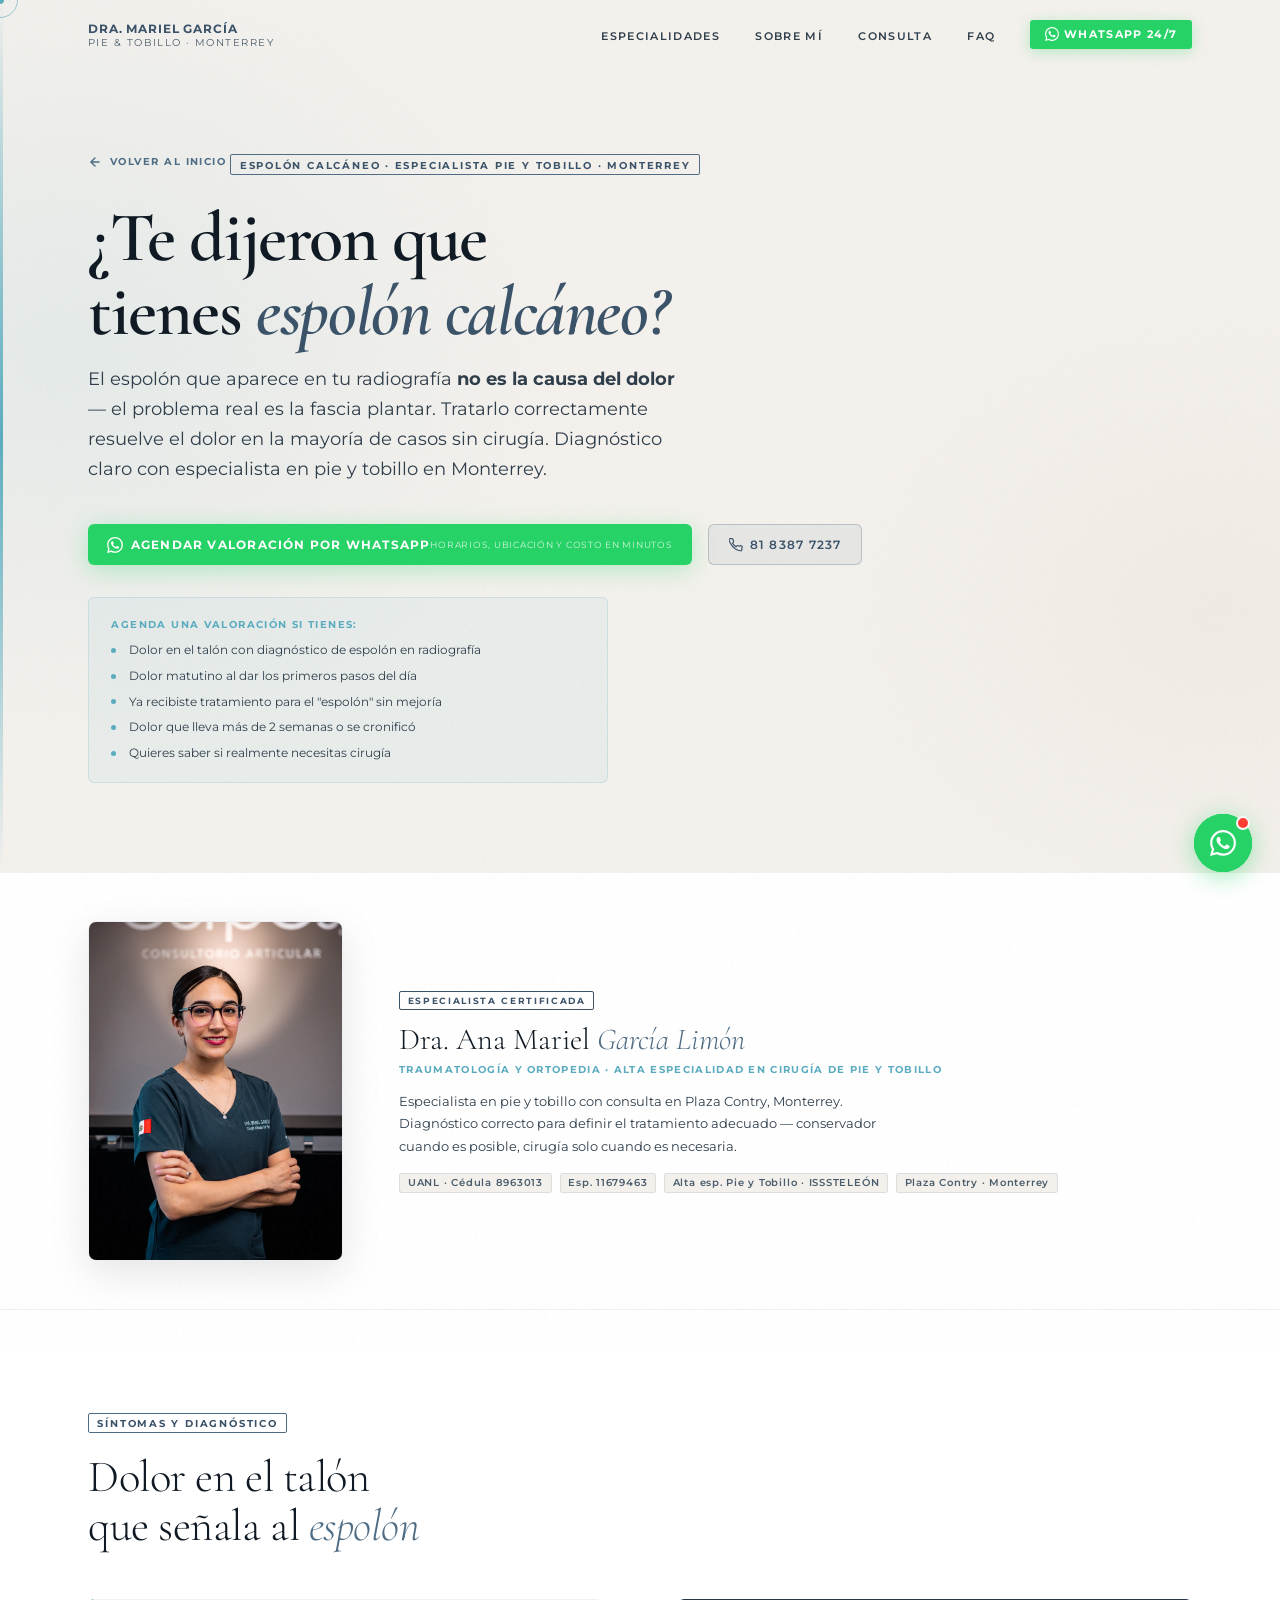
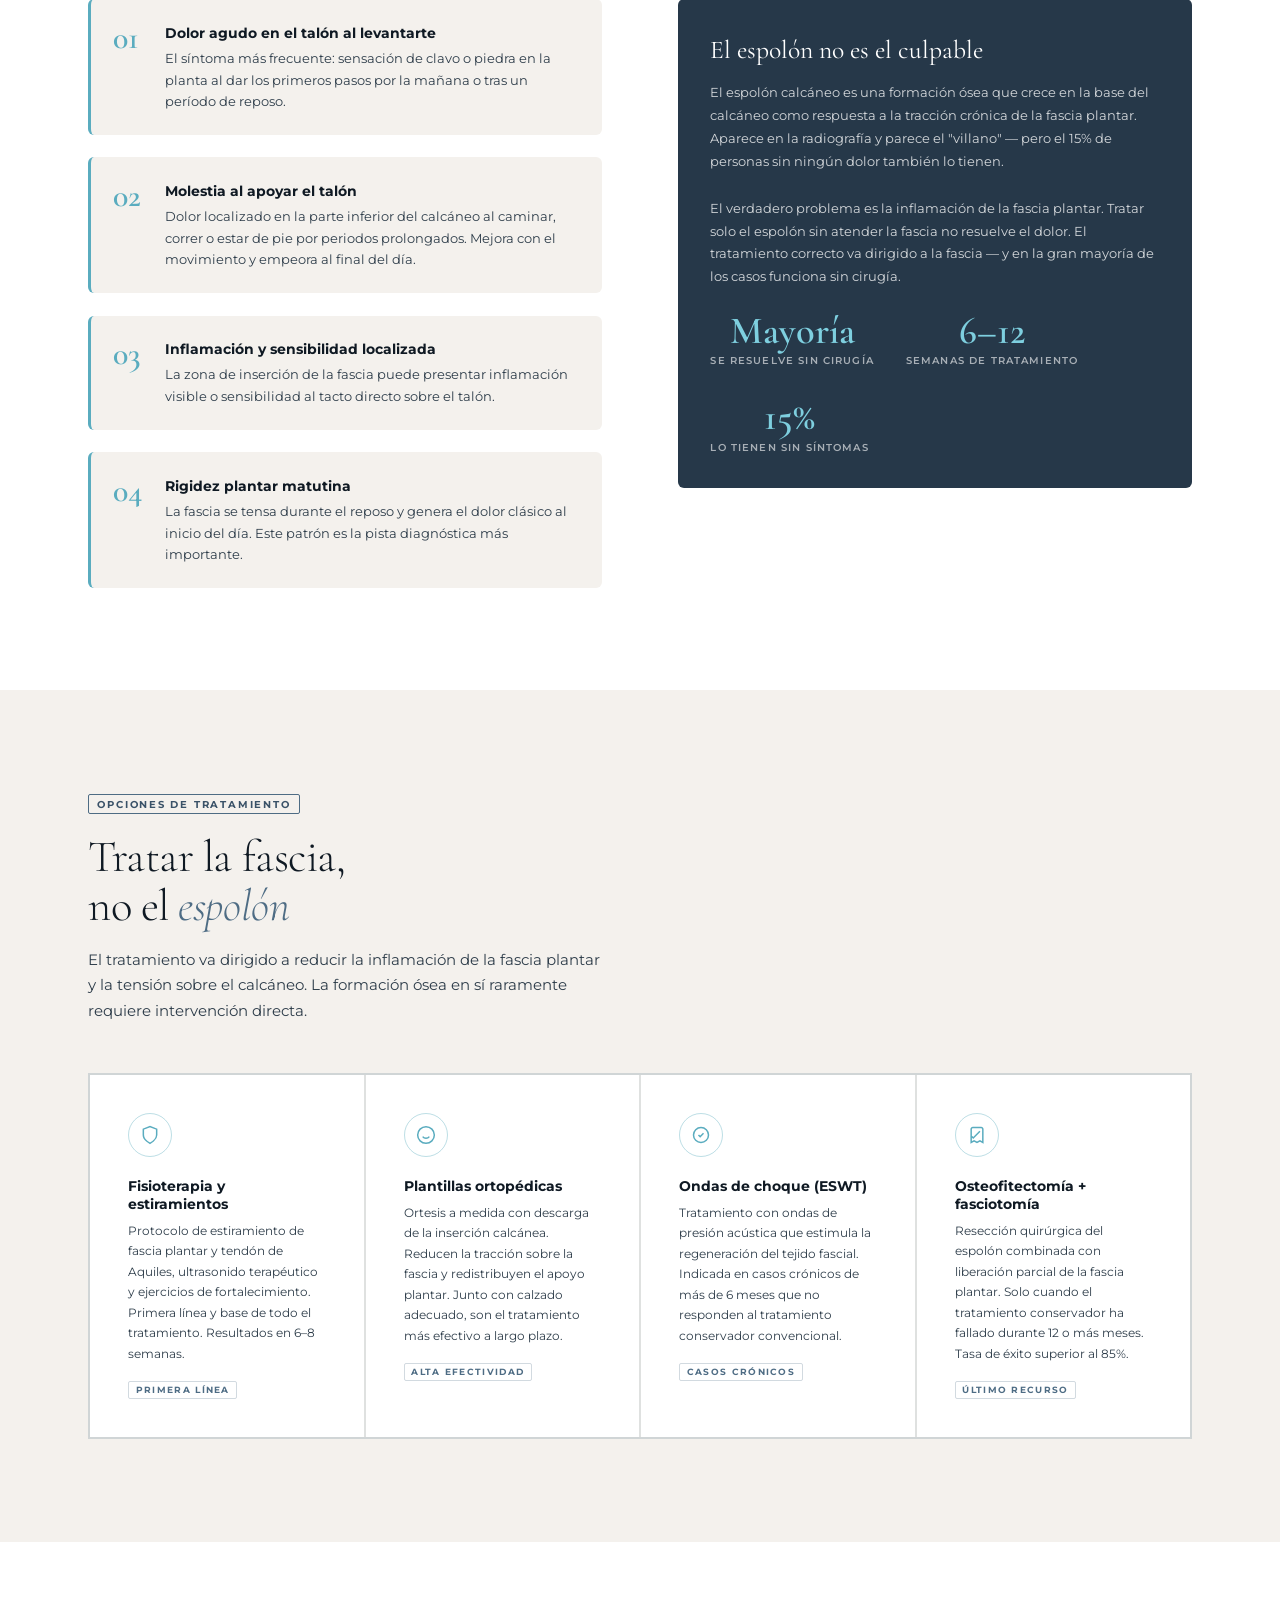
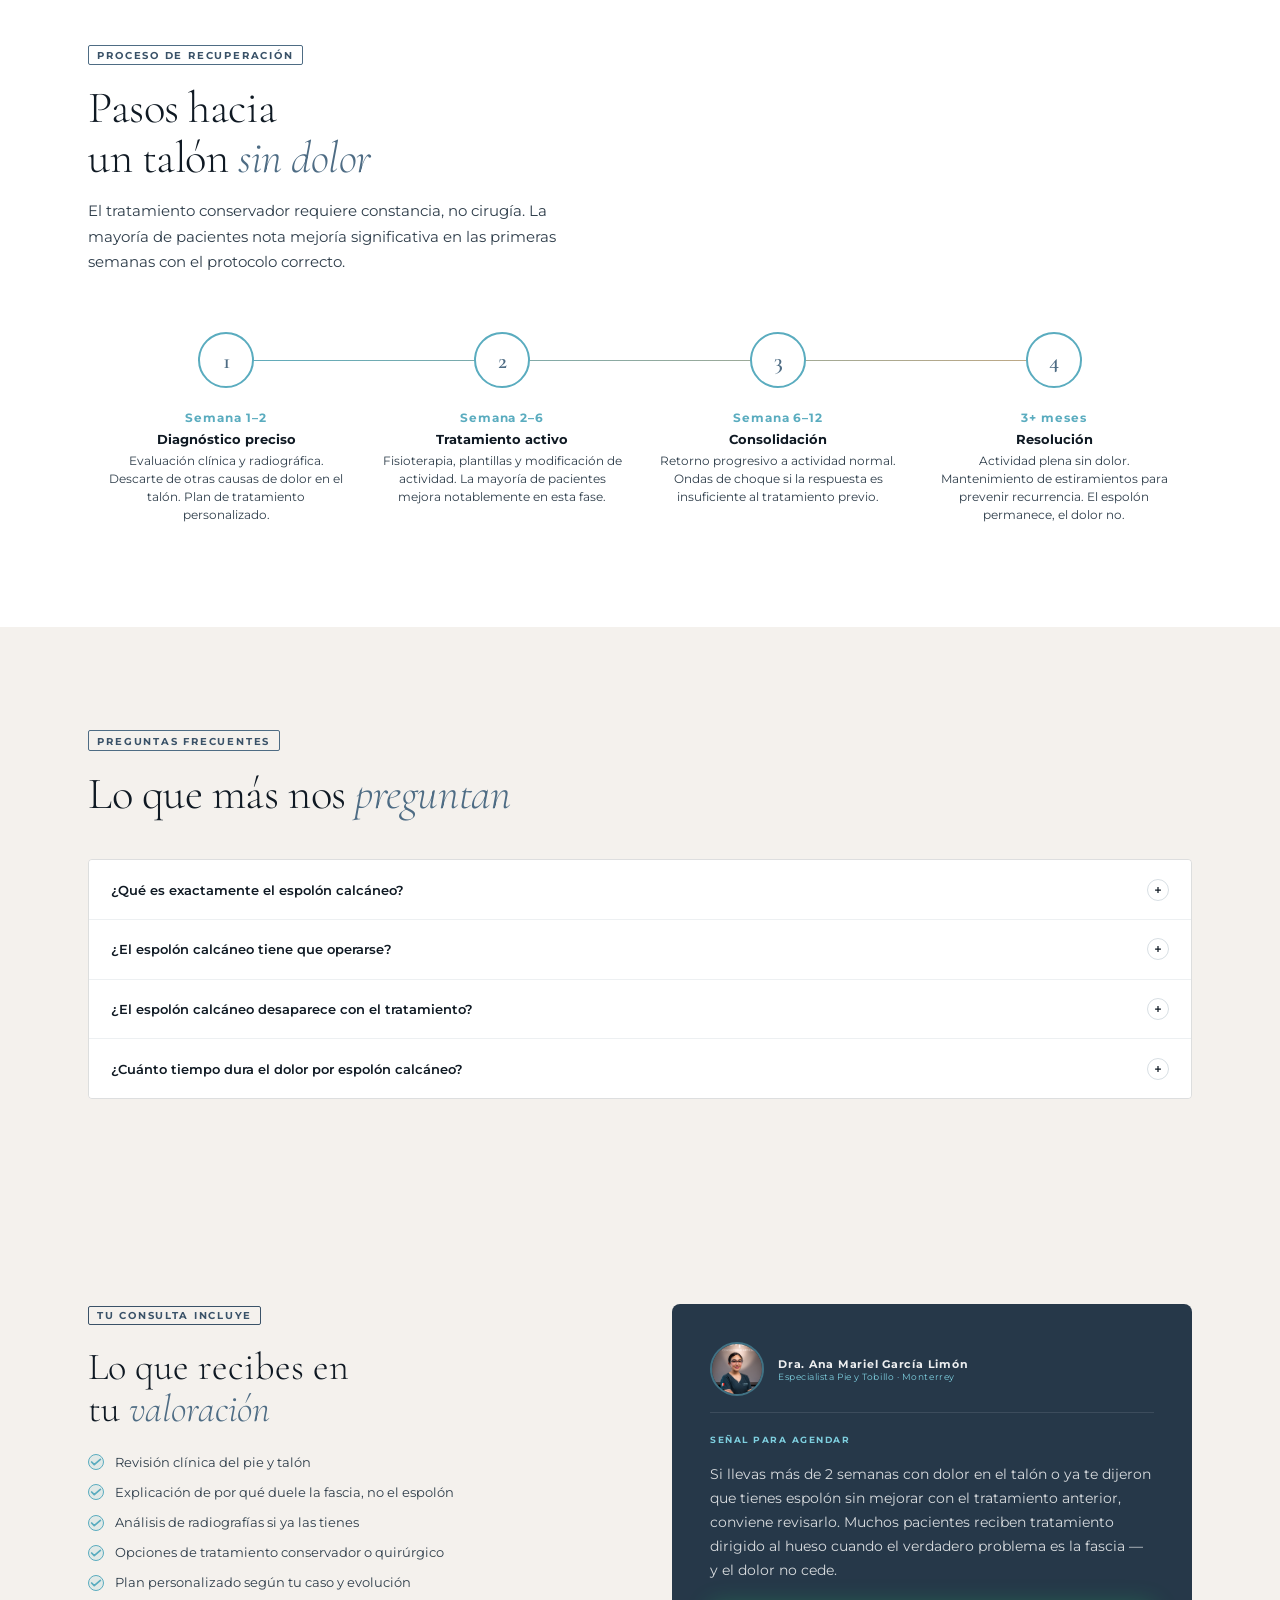
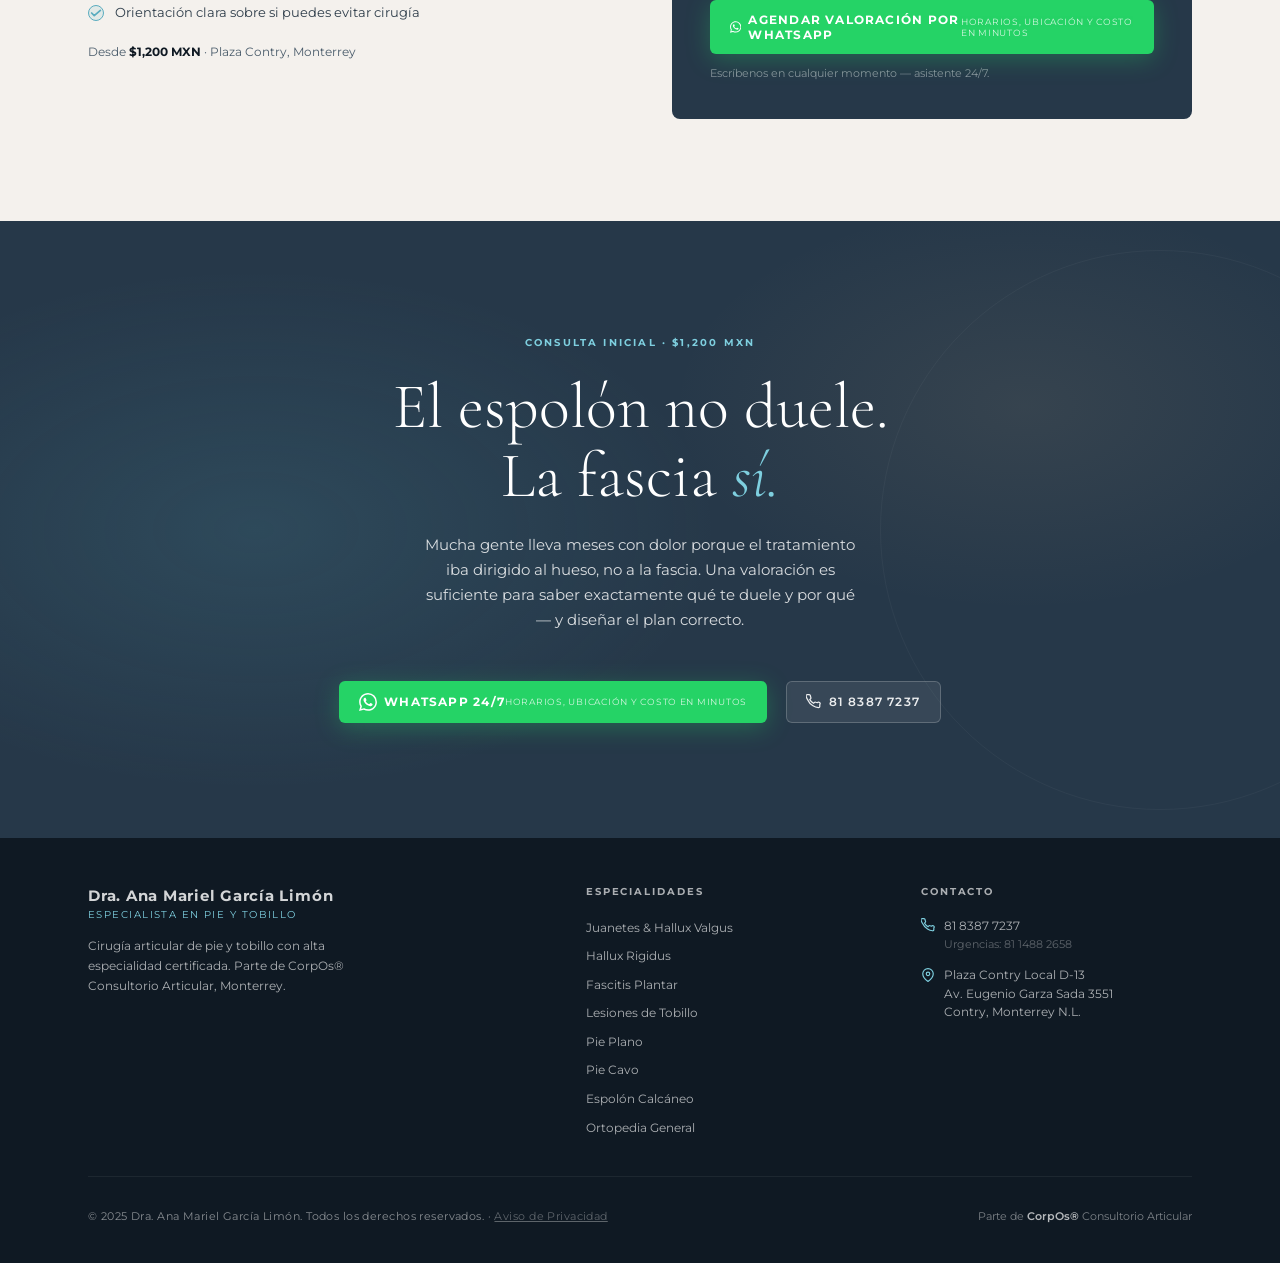
<file: espolon-calcaneo.html>
<!DOCTYPE html>
<html lang="es">
<head>
<!-- Google Tag Manager -->
<script>(function(w,d,s,l,i){w[l]=w[l]||[];w[l].push({'gtm.start':
new Date().getTime(),event:'gtm.js'});var f=d.getElementsByTagName(s)[0],
j=d.createElement(s),dl=l!='dataLayer'?'&l='+l:'';j.async=true;j.src=
'https://www.googletagmanager.com/gtm.js?id='+i+dl;f.parentNode.insertBefore(j,f);
})(window,document,'script','dataLayer','GTM-NVMBLD84');</script>
<!-- End Google Tag Manager -->
<meta charset="UTF-8" />
  <meta name="viewport" content="width=device-width, initial-scale=1.0" />
  <title>Espolón Calcáneo en Monterrey — Dra. Mariel García</title>
  <meta name="description" content="Tratamiento del espolón calcáneo en Monterrey. El espolón no es la causa del dolor: el verdadero problema es la fascia plantar. Dra. Ana Mariel García Limón." />
  <link rel="canonical" href="https://dramarielgarcia.com/espolon-calcaneo.html" />
  <link rel="icon" type="image/svg+xml" href="favicon.svg" />
  <meta name="theme-color" content="#0F1923" />
  <meta property="og:type" content="website" />
  <meta property="og:url" content="https://dramarielgarcia.com/espolon-calcaneo.html" />
  <meta property="og:title" content="Espolón Calcáneo en Monterrey — Dra. Mariel García" />
  <meta property="og:description" content="El espolón calcáneo no es la causa del dolor en el talón — es una consecuencia. Tratamiento correcto en Monterrey. Dra. Ana Mariel García Limón." />
  <meta property="og:image" content="https://dramarielgarcia.com/img/CropOs-70.jpg" />
  <meta property="og:locale" content="es_MX" />
  <meta name="twitter:card" content="summary_large_image" />
  <meta name="twitter:title" content="Espolón Calcáneo en Monterrey — Dra. Mariel García" />
  <meta name="twitter:description" content="El espolón calcáneo no es la causa del dolor en el talón — es una consecuencia. Tratamiento correcto en Monterrey. Dra. Ana Mariel García Limón." />
  <meta name="twitter:image" content="https://dramarielgarcia.com/img/CropOs-70.jpg" />
  <script type="application/ld+json">
  {
    "@context": "https://schema.org",
    "@graph": [
      {
        "@type": "MedicalWebPage",
        "name": "Espolón Calcáneo en Monterrey",
        "description": "Tratamiento del espolón calcáneo en Monterrey. Formación ósea consecuencia de la tensión crónica de la fascia plantar. Dra. Ana Mariel García Limón.",
        "url": "https://dramarielgarcia.com/espolon-calcaneo.html",
        "about": {"@type":"MedicalCondition","name":"Espolón Calcáneo","alternateName":"Heel Spur","relevantSpecialty":"Orthopedic Surgery"},
        "author": {"@type":"Physician","name":"Dra. Ana Mariel García Limón","url":"https://dramarielgarcia.com"},
        "breadcrumb": {"@type":"BreadcrumbList","itemListElement":[{"@type":"ListItem","position":1,"name":"Inicio","item":"https://dramarielgarcia.com/"},{"@type":"ListItem","position":2,"name":"Espolón Calcáneo"}]}
      },
      {
        "@type": "FAQPage",
        "mainEntity": [
          {"@type":"Question","name":"¿Qué es exactamente el espolón calcáneo?","acceptedAnswer":{"@type":"Answer","text":"Es una calcificación o protuberancia ósea que crece en la base del calcáneo, donde se inserta la fascia plantar. Se forma por tracción repetida y crónica sobre el hueso. Aparece en radiografía pero no siempre causa dolor — el 15% de personas sin síntomas también lo tiene."}},
          {"@type":"Question","name":"¿El espolón calcáneo tiene que operarse?","acceptedAnswer":{"@type":"Answer","text":"En la gran mayoría de casos, no. El tratamiento es el mismo que para la fascitis plantar: fisioterapia, plantillas ortopédicas, modificación de actividad y, si es necesario, ondas de choque. La cirugía (osteofitectomía + fasciotomía) solo se indica si el tratamiento conservador falla después de 12 meses."}},
          {"@type":"Question","name":"¿El espolón calcáneo desaparece con el tratamiento?","acceptedAnswer":{"@type":"Answer","text":"La formación ósea no desaparece, pero el dolor sí. El objetivo del tratamiento no es eliminar el espolón sino reducir la inflamación de la fascia plantar, que es la verdadera causa del dolor. Una vez controlada la fascia, el espolón deja de molestar."}},
          {"@type":"Question","name":"¿Cuánto tiempo dura el dolor por espolón calcáneo?","acceptedAnswer":{"@type":"Answer","text":"Con tratamiento correcto, la mayoría de pacientes mejora en 6–12 semanas. Los casos crónicos pueden tardar 3–6 meses. La gran mayoría se resuelve sin cirugía. La clave es tratar la fascia plantar, no solo el espolón en sí."}}
        ]
      }
    ]
  }
  </script>
  <link rel="preconnect" href="https://fonts.googleapis.com" />
  <link rel="preconnect" href="https://fonts.gstatic.com" crossorigin />
  <link rel="preload" as="style" href="https://fonts.googleapis.com/css2?family=Montserrat:wght@400;500;600;700&family=Cormorant+Garamond:ital,wght@0,300;0,400;0,600;1,300;1,400;1,600&display=swap" onload="this.onload=null;this.rel='stylesheet'" />
  <noscript><link rel="stylesheet" href="https://fonts.googleapis.com/css2?family=Montserrat:wght@400;500;600;700&family=Cormorant+Garamond:ital,wght@0,300;0,400;0,600;1,300;1,400;1,600&display=swap" /></noscript>
  <link rel="stylesheet" href="styles.css" />
  <link rel="stylesheet" href="page-styles.css" />
</head>
<body>
<!-- Google Tag Manager (noscript) -->
<noscript><iframe src="https://www.googletagmanager.com/ns.html?id=GTM-NVMBLD84"
height="0" width="0" style="display:none;visibility:hidden"></iframe></noscript>
<!-- End Google Tag Manager (noscript) -->

<div id="cursor-dot"></div><div id="cursor-ring"></div><div class="grain"></div>
<nav class="nav" id="nav">
  <div class="nav-inner">
    <a href="index.html" class="nav-logo"><span class="nav-logo-name">Dra. Mariel García</span><span class="nav-logo-sub">Pie &amp; Tobillo · Monterrey</span></a>
    <ul class="nav-links">
      <li><a href="index.html#especialidades">Especialidades</a></li>
      <li><a href="index.html#sobre-mi">Sobre mí</a></li>
      <li><a href="index.html#consulta">Consulta</a></li>
      <li><a href="index.html#faq">FAQ</a></li>
      <li><a href="https://wa.me/528261020782?text=Hola%2C%20quiero%20agendar%20una%20valoraci%C3%B3n%20con%20la%20Dra.%20Mariel.%20Me%20dijeron%20que%20tengo%20espolon%20calcaneo%20y%20tengo%20dolor%20en%20el%20talon." target="_blank" class="nav-cta"><svg width="14" height="14" viewBox="0 0 24 24" fill="currentColor"><path d="M17.472 14.382c-.297-.149-1.758-.867-2.03-.967-.273-.099-.471-.148-.67.15-.197.297-.767.966-.94 1.164-.173.199-.347.223-.644.075-.297-.15-1.255-.463-2.39-1.475-.883-.788-1.48-1.761-1.653-2.059-.173-.297-.018-.458.13-.606.134-.133.298-.347.446-.52.149-.174.198-.298.298-.497.099-.198.05-.371-.025-.52-.075-.149-.669-1.612-.916-2.207-.242-.579-.487-.5-.669-.51-.173-.008-.371-.01-.57-.01-.198 0-.52.074-.792.372-.272.297-1.04 1.016-1.04 2.479 0 1.462 1.065 2.875 1.213 3.074.149.198 2.096 3.2 5.077 4.487.709.306 1.262.489 1.694.625.712.227 1.36.195 1.871.118.571-.085 1.758-.719 2.006-1.413.248-.694.248-1.289.173-1.413-.074-.124-.272-.198-.57-.347m-5.421 7.403h-.004a9.87 9.87 0 01-5.031-1.378l-.361-.214-3.741.982.998-3.648-.235-.374a9.86 9.86 0 01-1.51-5.26c.001-5.45 4.436-9.884 9.888-9.884 2.64 0 5.122 1.03 6.988 2.898a9.825 9.825 0 012.893 6.994c-.003 5.45-4.437 9.884-9.885 9.884m8.413-18.297A11.815 11.815 0 0012.05 0C5.495 0 .16 5.335.157 11.892c0 2.096.547 4.142 1.588 5.945L.057 24l6.305-1.654a11.882 11.882 0 005.683 1.448h.005c6.554 0 11.89-5.335 11.893-11.893a11.821 11.821 0 00-3.48-8.413z"/></svg>WhatsApp 24/7</a></li>
    </ul>
    <button class="hamburger" id="hamburger" aria-label="Menú"><span></span><span></span><span></span></button>
  </div>
</nav>
<div class="mob-menu" id="mobMenu"><button class="mob-close" id="mobClose">✕</button><a href="index.html#especialidades" onclick="closeMob()">Especialidades</a><a href="index.html#sobre-mi" onclick="closeMob()">Sobre mí</a><a href="index.html#consulta" onclick="closeMob()">Consulta</a><a href="index.html#faq" onclick="closeMob()">FAQ</a><a href="https://wa.me/528261020782" target="_blank" style="color:var(--wa)">📱 WhatsApp 24/7</a></div>

<!-- HERO -->
<section class="page-hero">
  <div class="container">
    <a href="index.html" class="hero-back reveal"><svg width="14" height="14" viewBox="0 0 24 24" fill="none" stroke="currentColor" stroke-width="2.5" stroke-linecap="round"><path d="M19 12H5M12 5l-7 7 7 7"/></svg>Volver al inicio</a>
    <span class="page-tag reveal d1">Espolón Calcáneo · Especialista Pie y Tobillo · Monterrey</span>
    <h1 class="page-h1 reveal d1">¿Te dijeron que<br/>tienes <em>espolón calcáneo?</em></h1>
    <p class="page-lead reveal d2">El espolón que aparece en tu radiografía <strong>no es la causa del dolor</strong> — el problema real es la fascia plantar. Tratarlo correctamente resuelve el dolor en la mayoría de casos sin cirugía. Diagnóstico claro con especialista en pie y tobillo en Monterrey.</p>
    <div class="hero-ctas reveal d3">
      <a href="https://wa.me/528261020782?text=Hola%2C%20quiero%20agendar%20una%20valoraci%C3%B3n%20con%20la%20Dra.%20Mariel.%20Me%20dijeron%20que%20tengo%20espolon%20calcaneo%20y%20tengo%20dolor%20en%20el%20talon." target="_blank" class="btn-wa"><span class="btn-wa-label"><svg width="16" height="16" viewBox="0 0 24 24" fill="currentColor"><path d="M17.472 14.382c-.297-.149-1.758-.867-2.03-.967-.273-.099-.471-.148-.67.15-.197.297-.767.966-.94 1.164-.173.199-.347.223-.644.075-.297-.15-1.255-.463-2.39-1.475-.883-.788-1.48-1.761-1.653-2.059-.173-.297-.018-.458.13-.606.134-.133.298-.347.446-.52.149-.174.198-.298.298-.497.099-.198.05-.371-.025-.52-.075-.149-.669-1.612-.916-2.207-.242-.579-.487-.5-.669-.51-.173-.008-.371-.01-.57-.01-.198 0-.52.074-.792.372-.272.297-1.04 1.016-1.04 2.479 0 1.462 1.065 2.875 1.213 3.074.149.198 2.096 3.2 5.077 4.487.709.306 1.262.489 1.694.625.712.227 1.36.195 1.871.118.571-.085 1.758-.719 2.006-1.413.248-.694.248-1.289.173-1.413-.074-.124-.272-.198-.57-.347m-5.421 7.403h-.004a9.87 9.87 0 01-5.031-1.378l-.361-.214-3.741.982.998-3.648-.235-.374a9.86 9.86 0 01-1.51-5.26c.001-5.45 4.436-9.884 9.888-9.884 2.64 0 5.122 1.03 6.988 2.898a9.825 9.825 0 012.893 6.994c-.003 5.45-4.437 9.884-9.885 9.884m8.413-18.297A11.815 11.815 0 0012.05 0C5.495 0 .16 5.335.157 11.892c0 2.096.547 4.142 1.588 5.945L.057 24l6.305-1.654a11.882 11.882 0 005.683 1.448h.005c6.554 0 11.89-5.335 11.893-11.893a11.821 11.821 0 00-3.48-8.413z"/></svg>Agendar valoración por WhatsApp</span><span class="btn-wa-sub">Horarios, ubicación y costo en minutos</span></a>
      <a href="tel:8183877237" class="btn-tel"><svg width="14" height="14" viewBox="0 0 24 24" fill="none" stroke="currentColor" stroke-width="2"><path d="M22 16.92v3a2 2 0 01-2.18 2 19.79 19.79 0 01-8.63-3.07A19.5 19.5 0 013.07 9.81 19.79 19.79 0 01.007 3.13 2 2 0 012 1h3a2 2 0 012 1.72c.127.96.361 1.903.7 2.81a2 2 0 01-.45 2.11L6.09 8.91a16 16 0 006 6l1.27-1.27a2 2 0 012.11-.45c.907.339 1.85.573 2.81.7A2 2 0 0122 16.92z"/></svg>81 8387 7237</a>
    </div>
    <div class="hero-agenda reveal d4">
      <p class="hero-agenda-label">Agenda una valoración si tienes:</p>
      <ul class="hero-agenda-list">
        <li>Dolor en el talón con diagnóstico de espolón en radiografía</li>
        <li>Dolor matutino al dar los primeros pasos del día</li>
        <li>Ya recibiste tratamiento para el "espolón" sin mejoría</li>
        <li>Dolor que lleva más de 2 semanas o se cronificó</li>
        <li>Quieres saber si realmente necesitas cirugía</li>
      </ul>
    </div>
  </div>
</section>

<!-- DRA -->
<section class="dra-strip">
  <div class="container">
    <div class="dra-strip-grid reveal">
      <div class="dra-strip-img">
        <img src="img/CropOs-68.jpg" alt="Dra. Ana Mariel García Limón — Especialista en Pie y Tobillo Monterrey" loading="lazy" />
      </div>
      <div>
        <span class="dra-strip-tag">Especialista certificada</span>
        <h2 class="dra-strip-name">Dra. Ana Mariel <em>García Limón</em></h2>
        <p class="dra-strip-spec">Traumatología y Ortopedia · Alta especialidad en Cirugía de Pie y Tobillo</p>
        <p class="dra-strip-body">Especialista en pie y tobillo con consulta en Plaza Contry, Monterrey. Diagnóstico correcto para definir el tratamiento adecuado — conservador cuando es posible, cirugía solo cuando es necesaria.</p>
        <div class="dra-strip-creds">
          <span class="dra-strip-cred">UANL · Cédula 8963013</span>
          <span class="dra-strip-cred">Esp. 11679463</span>
          <span class="dra-strip-cred">Alta esp. Pie y Tobillo · ISSSTELEÓN</span>
          <span class="dra-strip-cred">Plaza Contry · Monterrey</span>
        </div>
      </div>
    </div>
  </div>
</section>

<!-- SÍNTOMAS -->
<section class="sintomas">
  <div class="container">
    <div class="reveal"><span class="tag">Síntomas y diagnóstico</span><h2 class="sec-title">Dolor en el talón<br/>que señala al <em>espolón</em></h2></div>
    <div class="sint-grid">
      <div class="sint-list">
        <div class="sint-item reveal d1"><div class="sint-num">01</div><div class="sint-text"><strong>Dolor agudo en el talón al levantarte</strong>El síntoma más frecuente: sensación de clavo o piedra en la planta al dar los primeros pasos por la mañana o tras un período de reposo.</div></div>
        <div class="sint-item reveal d2"><div class="sint-num">02</div><div class="sint-text"><strong>Molestia al apoyar el talón</strong>Dolor localizado en la parte inferior del calcáneo al caminar, correr o estar de pie por periodos prolongados. Mejora con el movimiento y empeora al final del día.</div></div>
        <div class="sint-item reveal d3"><div class="sint-num">03</div><div class="sint-text"><strong>Inflamación y sensibilidad localizada</strong>La zona de inserción de la fascia puede presentar inflamación visible o sensibilidad al tacto directo sobre el talón.</div></div>
        <div class="sint-item reveal d4"><div class="sint-num">04</div><div class="sint-text"><strong>Rigidez plantar matutina</strong>La fascia se tensa durante el reposo y genera el dolor clásico al inicio del día. Este patrón es la pista diagnóstica más importante.</div></div>
      </div>
      <div class="info-box reveal d2">
        <div class="info-box-title">El espolón no es el culpable</div>
        <p class="info-box-body">El espolón calcáneo es una formación ósea que crece en la base del calcáneo como respuesta a la tracción crónica de la fascia plantar. Aparece en la radiografía y parece el "villano" — pero el 15% de personas sin ningún dolor también lo tienen.</p>
        <p class="info-box-body">El verdadero problema es la inflamación de la fascia plantar. Tratar solo el espolón sin atender la fascia no resuelve el dolor. El tratamiento correcto va dirigido a la fascia — y en la gran mayoría de los casos funciona sin cirugía.</p>
        <div class="info-stat">
          <div class="info-stat-item"><div class="info-stat-num">Mayoría</div><div class="info-stat-label">Se resuelve sin cirugía</div></div>
          <div class="info-stat-item"><div class="info-stat-num">6–12</div><div class="info-stat-label">Semanas de tratamiento</div></div>
          <div class="info-stat-item"><div class="info-stat-num">15%</div><div class="info-stat-label">Lo tienen sin síntomas</div></div>
        </div>
      </div>
    </div>
  </div>
</section>

<!-- TRATAMIENTO -->
<section class="tratamiento">
  <div class="container">
    <div class="reveal"><span class="tag">Opciones de tratamiento</span><h2 class="sec-title">Tratar la fascia,<br/>no el <em>espolón</em></h2><p class="sec-body">El tratamiento va dirigido a reducir la inflamación de la fascia plantar y la tensión sobre el calcáneo. La formación ósea en sí raramente requiere intervención directa.</p></div>
    <div class="trat-grid">
      <div class="trat-card reveal d1">
        <div class="trat-ico"><svg width="20" height="20" viewBox="0 0 24 24" fill="none" stroke="currentColor" stroke-width="1.8"><path d="M12 22s8-4 8-10V5l-8-3-8 3v7c0 6 8 10 8 10z"/></svg></div>
        <div class="trat-name">Fisioterapia y estiramientos</div>
        <p class="trat-desc">Protocolo de estiramiento de fascia plantar y tendón de Aquiles, ultrasonido terapéutico y ejercicios de fortalecimiento. Primera línea y base de todo el tratamiento. Resultados en 6–8 semanas.</p>
        <span class="trat-tag">Primera línea</span>
      </div>
      <div class="trat-card reveal d2">
        <div class="trat-ico"><svg width="20" height="20" viewBox="0 0 24 24" fill="none" stroke="currentColor" stroke-width="1.8"><circle cx="12" cy="12" r="10"/><path d="M8 14s1.5 2 4 2 4-2 4-2M9 9h.01M15 9h.01"/></svg></div>
        <div class="trat-name">Plantillas ortopédicas</div>
        <p class="trat-desc">Ortesis a medida con descarga de la inserción calcánea. Reducen la tracción sobre la fascia y redistribuyen el apoyo plantar. Junto con calzado adecuado, son el tratamiento más efectivo a largo plazo.</p>
        <span class="trat-tag">Alta efectividad</span>
      </div>
      <div class="trat-card reveal d3">
        <div class="trat-ico"><svg width="20" height="20" viewBox="0 0 24 24" fill="none" stroke="currentColor" stroke-width="1.8"><path d="M9 12l2 2 4-4m6 2a9 9 0 11-18 0 9 9 0 0118 0z"/></svg></div>
        <div class="trat-name">Ondas de choque (ESWT)</div>
        <p class="trat-desc">Tratamiento con ondas de presión acústica que estimula la regeneración del tejido fascial. Indicada en casos crónicos de más de 6 meses que no responden al tratamiento conservador convencional.</p>
        <span class="trat-tag">Casos crónicos</span>
      </div>
      <div class="trat-card reveal d4">
        <div class="trat-ico"><svg width="20" height="20" viewBox="0 0 24 24" fill="none" stroke="currentColor" stroke-width="1.8"><path d="M4.5 12.5l3 3 8-8M19 21V5a2 2 0 00-2-2H7a2 2 0 00-2 2v16l3.5-2 3.5 2 3.5-2 3.5 2z"/></svg></div>
        <div class="trat-name">Osteofitectomía + fasciotomía</div>
        <p class="trat-desc">Resección quirúrgica del espolón combinada con liberación parcial de la fascia plantar. Solo cuando el tratamiento conservador ha fallado durante 12 o más meses. Tasa de éxito superior al 85%.</p>
        <span class="trat-tag">Último recurso</span>
      </div>
    </div>
  </div>
</section>

<!-- RECUPERACIÓN -->
<section class="recuperacion">
  <div class="container">
    <div class="reveal"><span class="tag">Proceso de recuperación</span><h2 class="sec-title">Pasos hacia<br/>un talón <em>sin dolor</em></h2><p class="sec-body">El tratamiento conservador requiere constancia, no cirugía. La mayoría de pacientes nota mejoría significativa en las primeras semanas con el protocolo correcto.</p></div>
    <div class="rec-timeline">
      <div class="rec-step reveal d1"><div class="rec-dot">1</div><div class="rec-period">Semana 1–2</div><div class="rec-label">Diagnóstico preciso</div><p class="rec-desc">Evaluación clínica y radiográfica. Descarte de otras causas de dolor en el talón. Plan de tratamiento personalizado.</p></div>
      <div class="rec-step reveal d2"><div class="rec-dot">2</div><div class="rec-period">Semana 2–6</div><div class="rec-label">Tratamiento activo</div><p class="rec-desc">Fisioterapia, plantillas y modificación de actividad. La mayoría de pacientes mejora notablemente en esta fase.</p></div>
      <div class="rec-step reveal d3"><div class="rec-dot">3</div><div class="rec-period">Semana 6–12</div><div class="rec-label">Consolidación</div><p class="rec-desc">Retorno progresivo a actividad normal. Ondas de choque si la respuesta es insuficiente al tratamiento previo.</p></div>
      <div class="rec-step reveal d4"><div class="rec-dot">4</div><div class="rec-period">3+ meses</div><div class="rec-label">Resolución</div><p class="rec-desc">Actividad plena sin dolor. Mantenimiento de estiramientos para prevenir recurrencia. El espolón permanece, el dolor no.</p></div>
    </div>
  </div>
</section>

<!-- FAQ -->
<section class="page-faq">
  <div class="container">
    <div class="reveal">
      <span class="tag">Preguntas frecuentes</span>
      <h2 class="sec-title">Lo que más nos <em>preguntan</em></h2>
    </div>
    <div class="page-faq-list">
      <div class="faq-item">
        <button class="faq-q" onclick="toggleFaq(this)" aria-expanded="false">
          ¿Qué es exactamente el espolón calcáneo?
          <span class="faq-ico"><svg width="10" height="10" viewBox="0 0 24 24" fill="none" stroke="currentColor" stroke-width="3"><path d="M12 5v14M5 12h14"/></svg></span>
        </button>
        <div class="faq-a">Es una calcificación o protuberancia ósea que crece en la base del calcáneo, donde se inserta la fascia plantar. Se forma por tracción repetida y crónica sobre el hueso. Aparece en radiografía pero no siempre causa dolor — el 15% de personas sin síntomas también lo tiene.</div>
      </div>
      <div class="faq-item">
        <button class="faq-q" onclick="toggleFaq(this)" aria-expanded="false">
          ¿El espolón calcáneo tiene que operarse?
          <span class="faq-ico"><svg width="10" height="10" viewBox="0 0 24 24" fill="none" stroke="currentColor" stroke-width="3"><path d="M12 5v14M5 12h14"/></svg></span>
        </button>
        <div class="faq-a">En la gran mayoría de casos, no. El tratamiento es el mismo que para la fascitis plantar: fisioterapia, plantillas ortopédicas, modificación de actividad y, si es necesario, ondas de choque. La cirugía (osteofitectomía + fasciotomía) solo se indica si el tratamiento conservador falla después de 12 meses.</div>
      </div>
      <div class="faq-item">
        <button class="faq-q" onclick="toggleFaq(this)" aria-expanded="false">
          ¿El espolón calcáneo desaparece con el tratamiento?
          <span class="faq-ico"><svg width="10" height="10" viewBox="0 0 24 24" fill="none" stroke="currentColor" stroke-width="3"><path d="M12 5v14M5 12h14"/></svg></span>
        </button>
        <div class="faq-a">La formación ósea no desaparece, pero el dolor sí. El objetivo del tratamiento no es eliminar el espolón sino reducir la inflamación de la fascia plantar, que es la verdadera causa del dolor. Una vez controlada la fascia, el espolón deja de molestar.</div>
      </div>
      <div class="faq-item">
        <button class="faq-q" onclick="toggleFaq(this)" aria-expanded="false">
          ¿Cuánto tiempo dura el dolor por espolón calcáneo?
          <span class="faq-ico"><svg width="10" height="10" viewBox="0 0 24 24" fill="none" stroke="currentColor" stroke-width="3"><path d="M12 5v14M5 12h14"/></svg></span>
        </button>
        <div class="faq-a">Con tratamiento correcto, la mayoría de pacientes mejora en 6–12 semanas. Los casos crónicos pueden tardar 3–6 meses. La gran mayoría se resuelve sin cirugía. La clave es tratar la fascia plantar, no solo el espolón en sí.</div>
      </div>
    </div>
  </div>
</section>

<!-- VALORACIÓN + URGENCIA -->
<section class="valoracion-bloque">
  <div class="container">
    <div class="val-grid">
      <div class="val-incluye reveal">
        <span class="val-incluye-label">Tu consulta incluye</span>
        <h2 class="val-title">Lo que recibes en<br/>tu <em>valoración</em></h2>
        <ul class="val-checklist">
          <li>Revisión clínica del pie y talón</li>
          <li>Explicación de por qué duele la fascia, no el espolón</li>
          <li>Análisis de radiografías si ya las tienes</li>
          <li>Opciones de tratamiento conservador o quirúrgico</li>
          <li>Plan personalizado según tu caso y evolución</li>
          <li>Orientación clara sobre si puedes evitar cirugía</li>
        </ul>
        <p class="val-price">Desde <strong>$1,200 MXN</strong> · Plaza Contry, Monterrey</p>
      </div>
      <div class="val-urgencia reveal d2">
        <div class="val-dra-card">
          <img src="img/CropOs-68.jpg" alt="Dra. Ana Mariel García Limón" loading="lazy" />
          <div>
            <div class="val-dra-card-name">Dra. Ana Mariel García Limón</div>
            <div class="val-dra-card-spec">Especialista Pie y Tobillo · Monterrey</div>
          </div>
        </div>
        <p class="val-urg-label">Señal para agendar</p>
        <p class="val-urg-text">Si llevas más de 2 semanas con dolor en el talón o ya te dijeron que tienes espolón sin mejorar con el tratamiento anterior, conviene revisarlo. Muchos pacientes reciben tratamiento dirigido al hueso cuando el verdadero problema es la fascia — y el dolor no cede.</p>
        <a href="https://wa.me/528261020782?text=Hola%2C%20quiero%20agendar%20una%20valoraci%C3%B3n%20con%20la%20Dra.%20Mariel.%20Me%20dijeron%20que%20tengo%20espolon%20calcaneo%20y%20tengo%20dolor%20en%20el%20talon." target="_blank" class="btn-wa">
          <span class="btn-wa-label"><svg width="16" height="16" viewBox="0 0 24 24" fill="currentColor"><path d="M17.472 14.382c-.297-.149-1.758-.867-2.03-.967-.273-.099-.471-.148-.67.15-.197.297-.767.966-.94 1.164-.173.199-.347.223-.644.075-.297-.15-1.255-.463-2.39-1.475-.883-.788-1.48-1.761-1.653-2.059-.173-.297-.018-.458.13-.606.134-.133.298-.347.446-.52.149-.174.198-.298.298-.497.099-.198.05-.371-.025-.52-.075-.149-.669-1.612-.916-2.207-.242-.579-.487-.5-.669-.51-.173-.008-.371-.01-.57-.01-.198 0-.52.074-.792.372-.272.297-1.04 1.016-1.04 2.479 0 1.462 1.065 2.875 1.213 3.074.149.198 2.096 3.2 5.077 4.487.709.306 1.262.489 1.694.625.712.227 1.36.195 1.871.118.571-.085 1.758-.719 2.006-1.413.248-.694.248-1.289.173-1.413-.074-.124-.272-.198-.57-.347m-5.421 7.403h-.004a9.87 9.87 0 01-5.031-1.378l-.361-.214-3.741.982.998-3.648-.235-.374a9.86 9.86 0 01-1.51-5.26c.001-5.45 4.436-9.884 9.888-9.884 2.64 0 5.122 1.03 6.988 2.898a9.825 9.825 0 012.893 6.994c-.003 5.45-4.437 9.884-9.885 9.884m8.413-18.297A11.815 11.815 0 0012.05 0C5.495 0 .16 5.335.157 11.892c0 2.096.547 4.142 1.588 5.945L.057 24l6.305-1.654a11.882 11.882 0 005.683 1.448h.005c6.554 0 11.89-5.335 11.893-11.893a11.821 11.821 0 00-3.48-8.413z"/></svg>Agendar valoración por WhatsApp</span>
          <span class="btn-wa-sub">Horarios, ubicación y costo en minutos</span>
        </a>
        <p class="val-urg-micro">Escríbenos en cualquier momento — asistente 24/7.</p>
      </div>
    </div>
  </div>
</section>

<!-- CTA -->
<section class="cta-final">
  <div class="cta-ring"></div>
  <div class="container">
    <div class="cta-inner reveal">
      <p class="cta-eyebrow">Consulta inicial · $1,200 MXN</p>
      <h2 class="cta-h2">El espolón no duele.<br/>La fascia <em>sí.</em></h2>
      <p class="cta-sub">Mucha gente lleva meses con dolor porque el tratamiento iba dirigido al hueso, no a la fascia. Una valoración es suficiente para saber exactamente qué te duele y por qué — y diseñar el plan correcto.</p>
      <div class="cta-btns">
        <a href="https://wa.me/528261020782?text=Hola%2C%20quiero%20consulta%20por%20espolon%20calcaneo%20con%20la%20Dra.%20Mariel" target="_blank" class="btn-wa"><span class="btn-wa-label"><svg width="18" height="18" viewBox="0 0 24 24" fill="currentColor"><path d="M17.472 14.382c-.297-.149-1.758-.867-2.03-.967-.273-.099-.471-.148-.67.15-.197.297-.767.966-.94 1.164-.173.199-.347.223-.644.075-.297-.15-1.255-.463-2.39-1.475-.883-.788-1.48-1.761-1.653-2.059-.173-.297-.018-.458.13-.606.134-.133.298-.347.446-.52.149-.174.198-.298.298-.497.099-.198.05-.371-.025-.52-.075-.149-.669-1.612-.916-2.207-.242-.579-.487-.5-.669-.51-.173-.008-.371-.01-.57-.01-.198 0-.52.074-.792.372-.272.297-1.04 1.016-1.04 2.479 0 1.462 1.065 2.875 1.213 3.074.149.198 2.096 3.2 5.077 4.487.709.306 1.262.489 1.694.625.712.227 1.36.195 1.871.118.571-.085 1.758-.719 2.006-1.413.248-.694.248-1.289.173-1.413-.074-.124-.272-.198-.57-.347m-5.421 7.403h-.004a9.87 9.87 0 01-5.031-1.378l-.361-.214-3.741.982.998-3.648-.235-.374a9.86 9.86 0 01-1.51-5.26c.001-5.45 4.436-9.884 9.888-9.884 2.64 0 5.122 1.03 6.988 2.898a9.825 9.825 0 012.893 6.994c-.003 5.45-4.437 9.884-9.885 9.884m8.413-18.297A11.815 11.815 0 0012.05 0C5.495 0 .16 5.335.157 11.892c0 2.096.547 4.142 1.588 5.945L.057 24l6.305-1.654a11.882 11.882 0 005.683 1.448h.005c6.554 0 11.89-5.335 11.893-11.893a11.821 11.821 0 00-3.48-8.413z"/></svg>WhatsApp 24/7</span><span class="btn-wa-sub">Horarios, ubicación y costo en minutos</span></a>
        <a href="tel:8183877237" class="btn-tel btn-tel-dark"><svg width="15" height="15" viewBox="0 0 24 24" fill="none" stroke="currentColor" stroke-width="2"><path d="M22 16.92v3a2 2 0 01-2.18 2 19.79 19.79 0 01-8.63-3.07A19.5 19.5 0 013.07 9.81 19.79 19.79 0 01.007 3.13 2 2 0 012 1h3a2 2 0 012 1.72c.127.96.361 1.903.7 2.81a2 2 0 01-.45 2.11L6.09 8.91a16 16 0 006 6l1.27-1.27a2 2 0 012.11-.45c.907.339 1.85.573 2.81.7A2 2 0 0122 16.92z"/></svg>81 8387 7237</a>
      </div>
    </div>
  </div>
</section>

<footer class="footer"><div class="container"><div class="footer-grid"><div><div class="footer-brand-name">Dra. Ana Mariel García Limón</div><div class="footer-brand-spec">Especialista en Pie y Tobillo</div><p class="footer-brand-desc">Cirugía articular de pie y tobillo con alta especialidad certificada. Parte de CorpOs® Consultorio Articular, Monterrey.</p></div><div><div class="footer-col-h">Especialidades</div><ul class="footer-links"><li><a href="juanetes.html">Juanetes &amp; Hallux Valgus</a></li><li><a href="hallux-rigidus.html">Hallux Rigidus</a></li><li><a href="fascitis-plantar.html">Fascitis Plantar</a></li><li><a href="lesiones-tobillo.html">Lesiones de Tobillo</a></li><li><a href="pie-plano.html">Pie Plano</a></li><li><a href="pie-cavo.html">Pie Cavo</a></li><li><a href="espolon-calcaneo.html">Espolón Calcáneo</a></li><li><a href="ortopedia-general.html">Ortopedia General</a></li></ul></div><div><div class="footer-col-h">Contacto</div><div class="footer-contact"><div class="footer-ci"><svg width="14" height="14" viewBox="0 0 24 24" fill="none" stroke="currentColor" stroke-width="2"><path d="M22 16.92v3a2 2 0 01-2.18 2 19.79 19.79 0 01-8.63-3.07A19.5 19.5 0 013.07 9.81 19.79 19.79 0 01.007 3.13 2 2 0 012 1h3a2 2 0 012 1.72c.127.96.361 1.903.7 2.81a2 2 0 01-.45 2.11L6.09 8.91a16 16 0 006 6l1.27-1.27a2 2 0 012.11-.45c.907.339 1.85.573 2.81.7A2 2 0 0122 16.92z"/></svg><span>81 8387 7237<br/><span style="opacity:.5;font-size:.7rem">Urgencias: 81 1488 2658</span></span></div><div class="footer-ci"><svg width="14" height="14" viewBox="0 0 24 24" fill="none" stroke="currentColor" stroke-width="2"><path d="M21 10c0 7-9 13-9 13s-9-6-9-13a9 9 0 0118 0z"/><circle cx="12" cy="10" r="3"/></svg><span>Plaza Contry Local D-13<br/>Av. Eugenio Garza Sada 3551<br/>Contry, Monterrey N.L.</span></div></div></div></div><div class="footer-bottom"><p class="footer-copy">© 2025 Dra. Ana Mariel García Limón. Todos los derechos reservados. · <a href="privacidad.html" style="opacity:.65;text-decoration:underline;color:inherit">Aviso de Privacidad</a></p><p class="footer-brand-tag">Parte de <span>CorpOs®</span> Consultorio Articular</p></div></div></footer>

<a href="https://wa.me/528261020782?text=Hola%2C%20quiero%20consulta%20por%20espolon%20calcaneo%20con%20la%20Dra.%20Mariel" target="_blank" class="wa-float" aria-label="WhatsApp 24/7"><div class="wa-float-badge"></div><div class="wa-tooltip">Bot disponible 24/7</div><svg width="26" height="26" viewBox="0 0 24 24" fill="currentColor"><path d="M17.472 14.382c-.297-.149-1.758-.867-2.03-.967-.273-.099-.471-.148-.67.15-.197.297-.767.966-.94 1.164-.173.199-.347.223-.644.075-.297-.15-1.255-.463-2.39-1.475-.883-.788-1.48-1.761-1.653-2.059-.173-.297-.018-.458.13-.606.134-.133.298-.347.446-.52.149-.174.198-.298.298-.497.099-.198.05-.371-.025-.52-.075-.149-.669-1.612-.916-2.207-.242-.579-.487-.5-.669-.51-.173-.008-.371-.01-.57-.01-.198 0-.52.074-.792.372-.272.297-1.04 1.016-1.04 2.479 0 1.462 1.065 2.875 1.213 3.074.149.198 2.096 3.2 5.077 4.487.709.306 1.262.489 1.694.625.712.227 1.36.195 1.871.118.571-.085 1.758-.719 2.006-1.413.248-.694.248-1.289.173-1.413-.074-.124-.272-.198-.57-.347m-5.421 7.403h-.004a9.87 9.87 0 01-5.031-1.378l-.361-.214-3.741.982.998-3.648-.235-.374a9.86 9.86 0 01-1.51-5.26c.001-5.45 4.436-9.884 9.888-9.884 2.64 0 5.122 1.03 6.988 2.898a9.825 9.825 0 012.893 6.994c-.003 5.45-4.437 9.884-9.885 9.884m8.413-18.297A11.815 11.815 0 0012.05 0C5.495 0 .16 5.335.157 11.892c0 2.096.547 4.142 1.588 5.945L.057 24l6.305-1.654a11.882 11.882 0 005.683 1.448h.005c6.554 0 11.89-5.335 11.893-11.893a11.821 11.821 0 00-3.48-8.413z"/></svg></a>

<script src="scripts.js" defer></script>
</body>
</html>
</file>
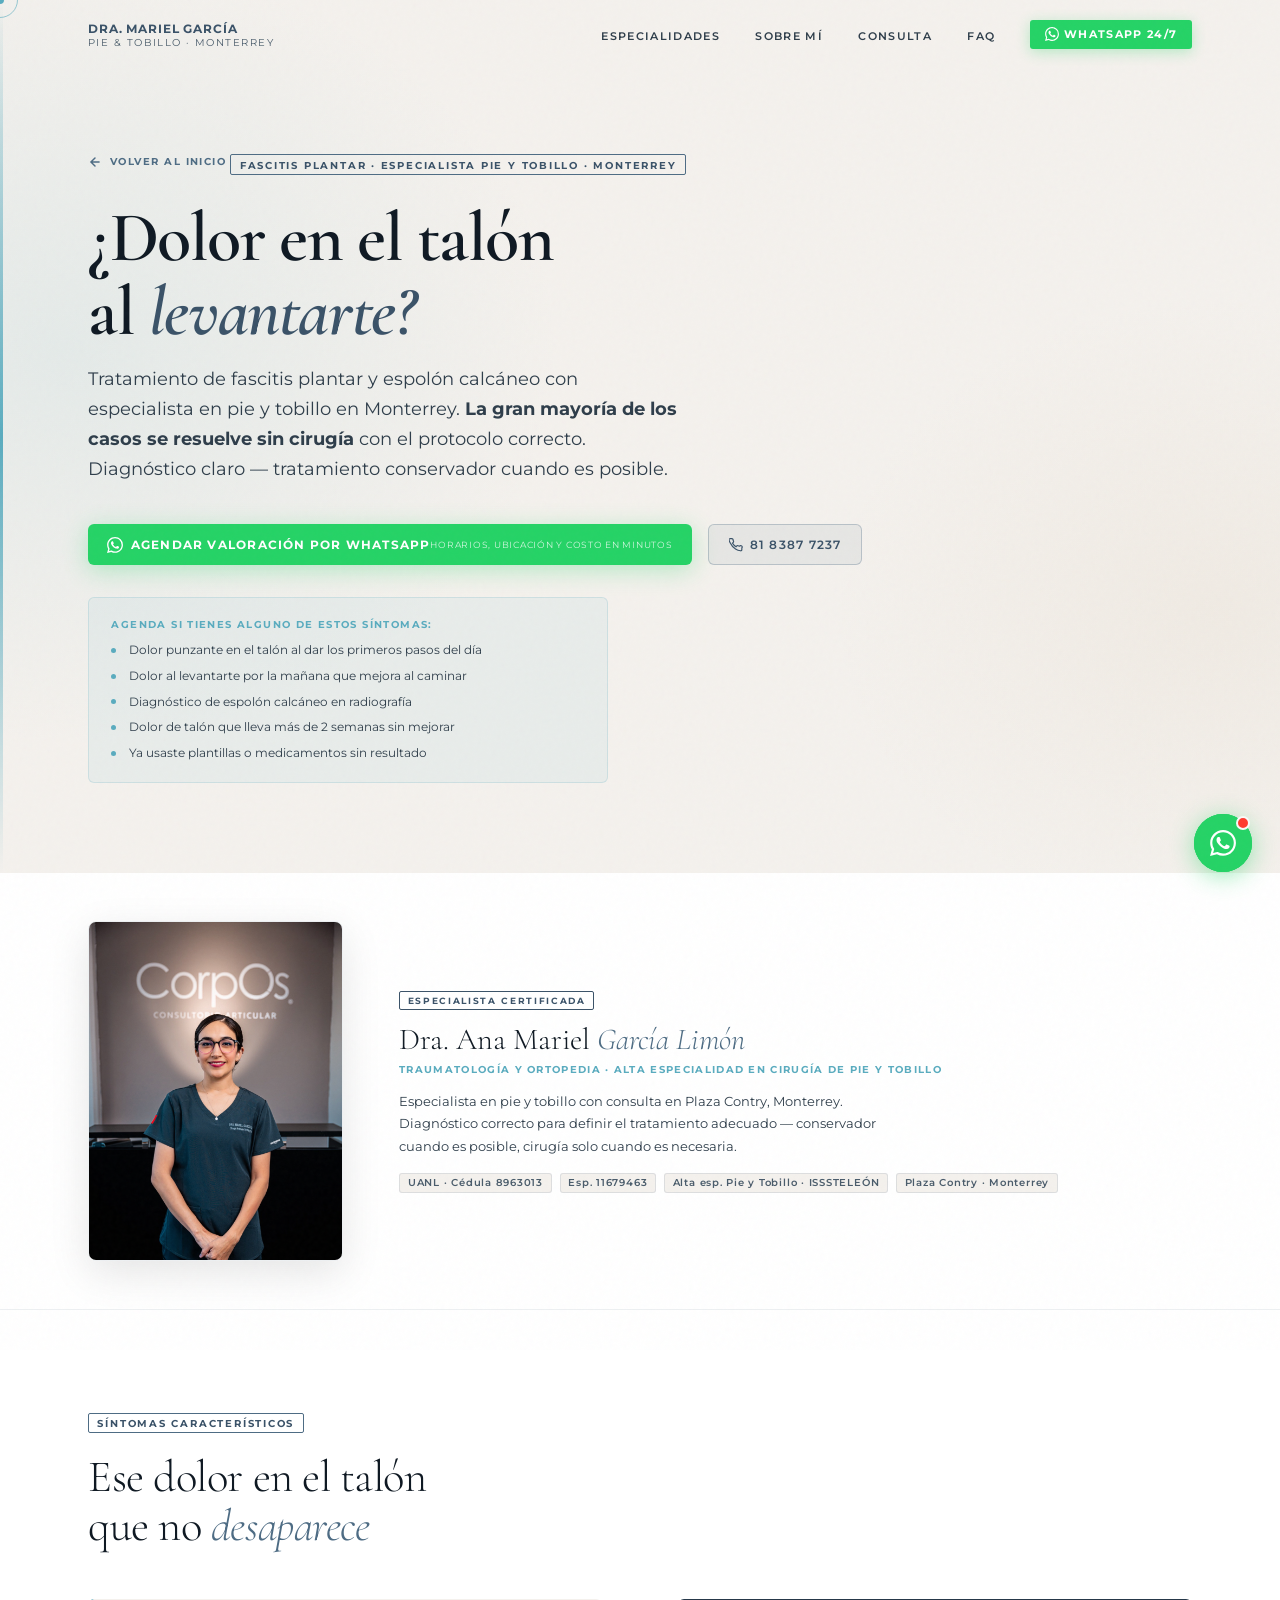
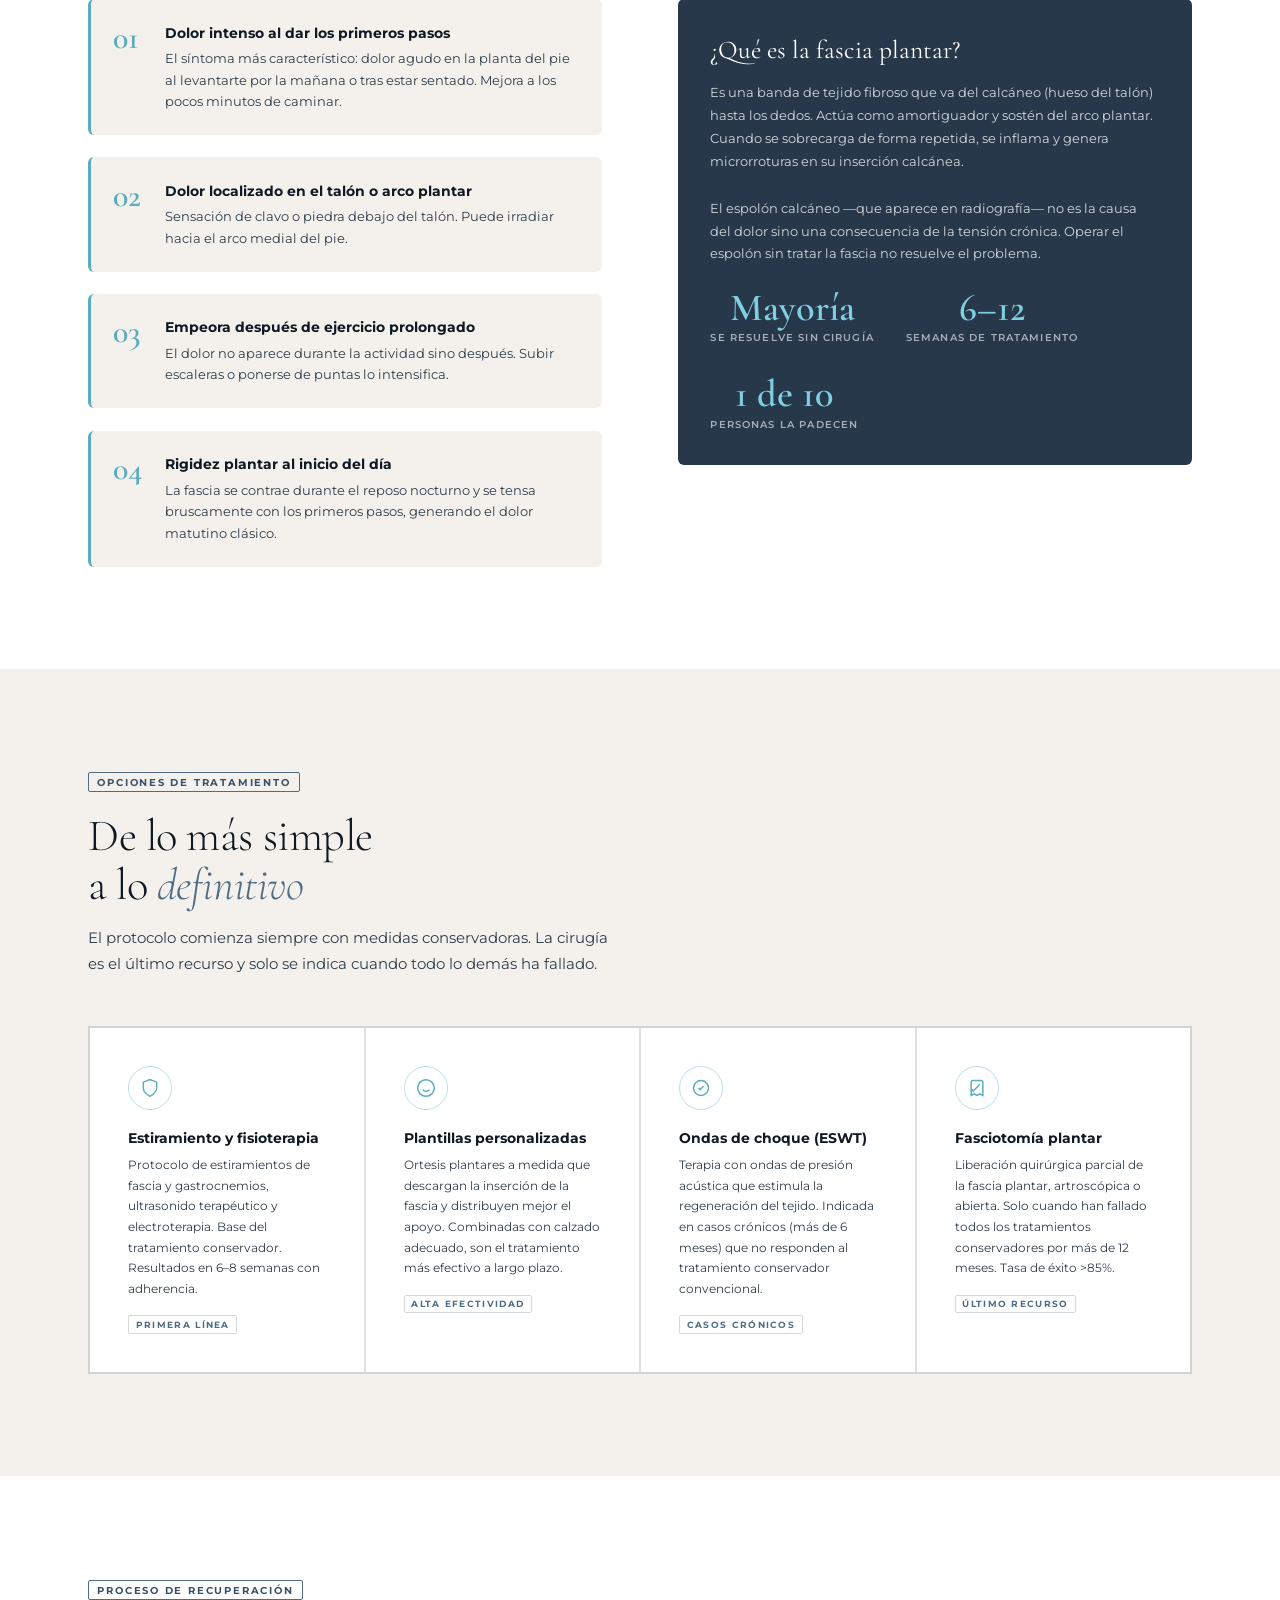
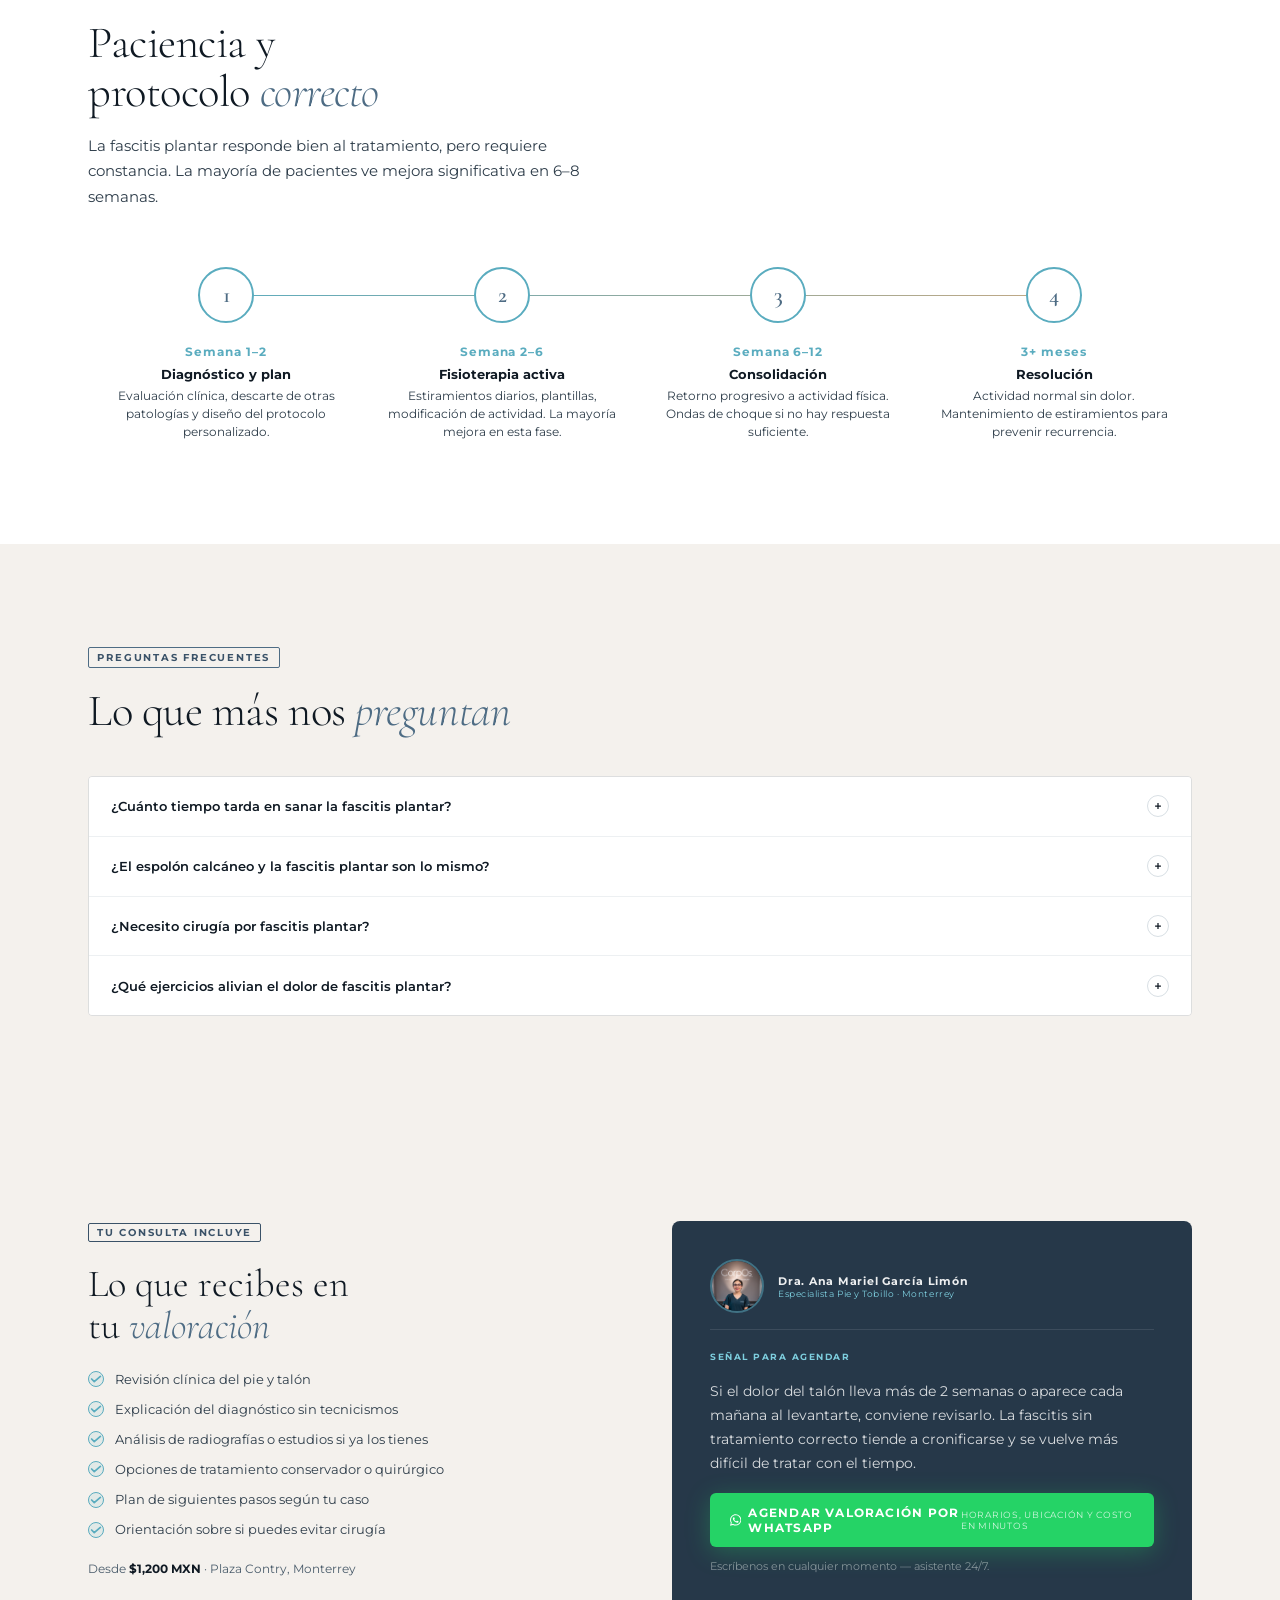
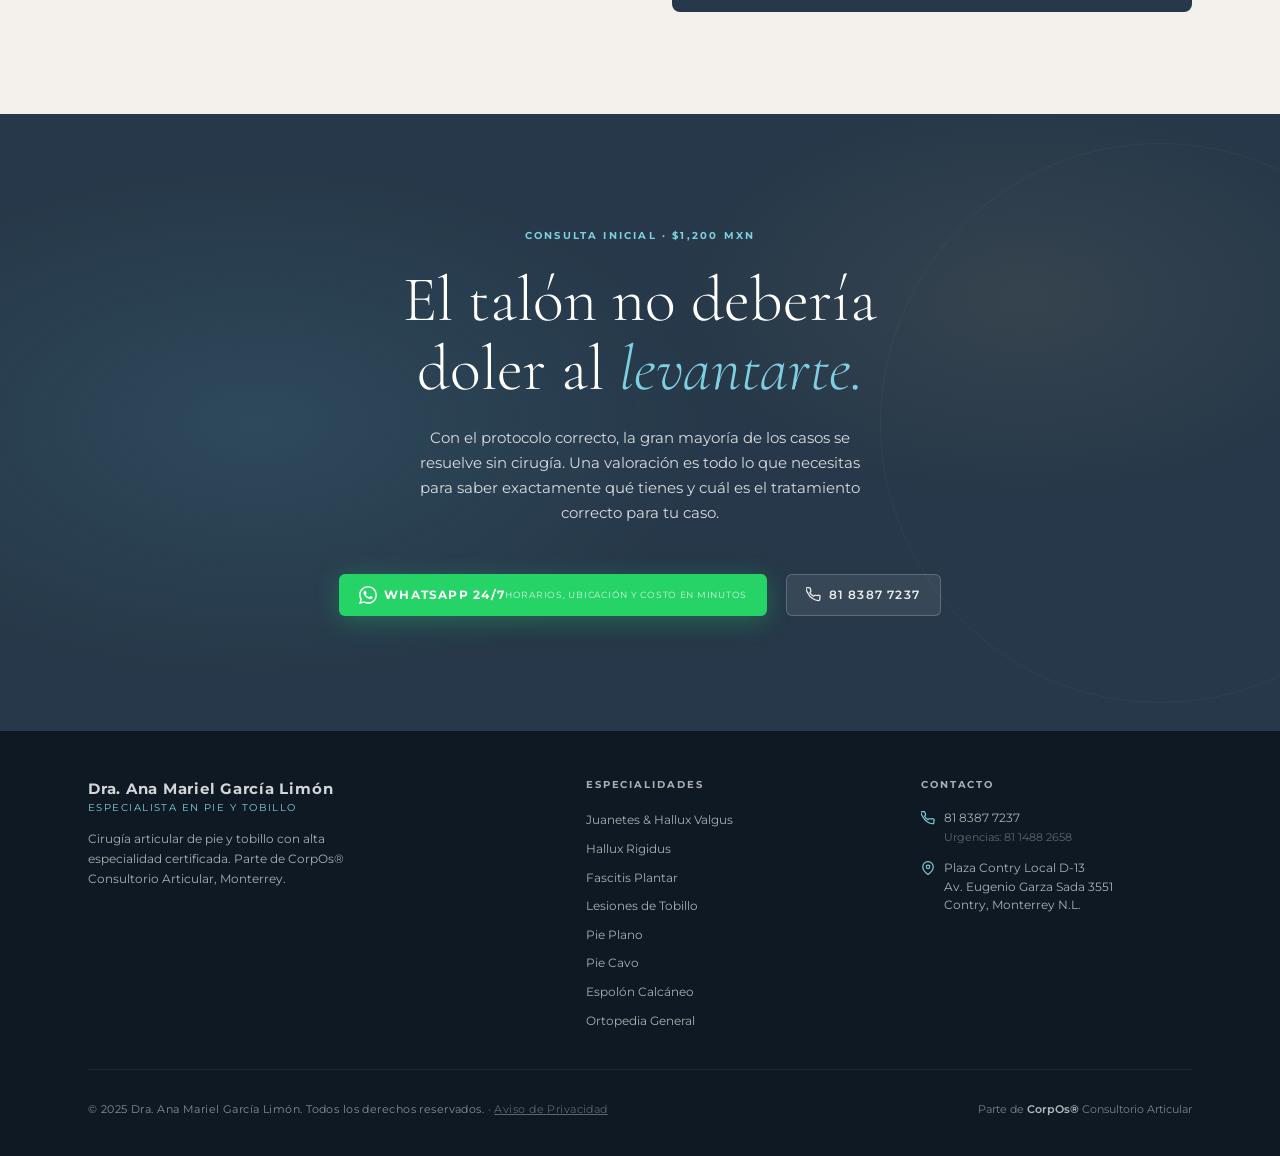
<file: fascitis-plantar.html>
<!DOCTYPE html>
<html lang="es">
<head>
<!-- Google Tag Manager -->
<script>(function(w,d,s,l,i){w[l]=w[l]||[];w[l].push({'gtm.start':
new Date().getTime(),event:'gtm.js'});var f=d.getElementsByTagName(s)[0],
j=d.createElement(s),dl=l!='dataLayer'?'&l='+l:'';j.async=true;j.src=
'https://www.googletagmanager.com/gtm.js?id='+i+dl;f.parentNode.insertBefore(j,f);
})(window,document,'script','dataLayer','GTM-NVMBLD84');</script>
<!-- End Google Tag Manager -->
<meta charset="UTF-8" />
  <meta name="viewport" content="width=device-width, initial-scale=1.0" />
  <title>Fascitis Plantar en Monterrey — Dra. Mariel García</title>
  <meta name="description" content="Tratamiento de fascitis plantar y espolón calcáneo en Monterrey. Dolor en el talón con solución. Dra. Ana Mariel García Limón, especialista en pie y tobillo." />
  <link rel="canonical" href="https://dramarielgarcia.com/fascitis-plantar.html" />
  <link rel="icon" type="image/svg+xml" href="favicon.svg" />
  <meta name="theme-color" content="#0F1923" />
  <meta property="og:type" content="website" />
  <meta property="og:url" content="https://dramarielgarcia.com/fascitis-plantar.html" />
  <meta property="og:title" content="Fascitis Plantar en Monterrey — Dra. Mariel García" />
  <meta property="og:description" content="Tratamiento de fascitis plantar y espolón calcáneo en Monterrey. La mayoría se resuelve sin cirugía. Dra. Ana Mariel García Limón." />
  <meta property="og:image" content="https://dramarielgarcia.com/img/CropOs-70.jpg" />
  <meta property="og:locale" content="es_MX" />
  <meta name="twitter:card" content="summary_large_image" />
  <meta name="twitter:title" content="Fascitis Plantar en Monterrey — Dra. Mariel García" />
  <meta name="twitter:description" content="Tratamiento de fascitis plantar y espolón calcáneo en Monterrey. La mayoría se resuelve sin cirugía. Dra. Ana Mariel García Limón." />
  <meta name="twitter:image" content="https://dramarielgarcia.com/img/CropOs-70.jpg" />
  <script type="application/ld+json">
  {
    "@context": "https://schema.org",
    "@graph": [
      {
        "@type": "MedicalWebPage",
        "name": "Fascitis Plantar en Monterrey",
        "description": "Tratamiento de fascitis plantar y espolón calcáneo en Monterrey. La mayoría se resuelve sin cirugía. Dra. Ana Mariel García Limón.",
        "url": "https://dramarielgarcia.com/fascitis-plantar.html",
        "about": {"@type":"MedicalCondition","name":"Fascitis Plantar","alternateName":"Plantar Fasciitis","relevantSpecialty":"Orthopedic Surgery"},
        "author": {"@type":"Physician","name":"Dra. Ana Mariel García Limón","url":"https://dramarielgarcia.com"},
        "breadcrumb": {"@type":"BreadcrumbList","itemListElement":[{"@type":"ListItem","position":1,"name":"Inicio","item":"https://dramarielgarcia.com/"},{"@type":"ListItem","position":2,"name":"Fascitis Plantar"}]}
      },
      {
        "@type": "FAQPage",
        "mainEntity": [
          {"@type":"Question","name":"¿Cuánto tiempo tarda en sanar la fascitis plantar?","acceptedAnswer":{"@type":"Answer","text":"La mayoría de casos responde en 6–12 semanas con tratamiento conservador: estiramientos, plantillas y modificación de actividad. Los casos crónicos pueden tardar 3–6 meses. La gran mayoría se resuelve sin cirugía."}},
          {"@type":"Question","name":"¿El espolón calcáneo y la fascitis plantar son lo mismo?","acceptedAnswer":{"@type":"Answer","text":"No. El espolón calcáneo es una formación ósea visible en radiografía, pero no es la causa del dolor. La causa es la inflamación de la fascia plantar. Operar el espolón sin tratar la fascia no resuelve el problema."}},
          {"@type":"Question","name":"¿Necesito cirugía por fascitis plantar?","acceptedAnswer":{"@type":"Answer","text":"Solo si el tratamiento conservador falla después de 12 meses. La fasciotomía plantar tiene >85% de éxito, pero es el último recurso. Primero se agotan fisioterapia, plantillas, ondas de choque y corticoides."}},
          {"@type":"Question","name":"¿Qué ejercicios alivian el dolor de fascitis plantar?","acceptedAnswer":{"@type":"Answer","text":"Los más efectivos: estiramiento del tendón de Aquiles (pared), estiramiento de la fascia (tira el dedo hacia arriba), y ejercicio de toalla (enrollar una toalla con los dedos). Realizarlos antes de los primeros pasos del día reduce el dolor matutino."}}
        ]
      }
    ]
  }
  </script>
  <link rel="preconnect" href="https://fonts.googleapis.com" />
  <link rel="preconnect" href="https://fonts.gstatic.com" crossorigin />
  <link rel="preload" as="style" href="https://fonts.googleapis.com/css2?family=Montserrat:wght@400;500;600;700&family=Cormorant+Garamond:ital,wght@0,300;0,400;0,600;1,300;1,400;1,600&display=swap" onload="this.onload=null;this.rel='stylesheet'" />
  <noscript><link rel="stylesheet" href="https://fonts.googleapis.com/css2?family=Montserrat:wght@400;500;600;700&family=Cormorant+Garamond:ital,wght@0,300;0,400;0,600;1,300;1,400;1,600&display=swap" /></noscript>
  <link rel="stylesheet" href="styles.css" />
  <link rel="stylesheet" href="page-styles.css" />
</head>
<body>
<!-- Google Tag Manager (noscript) -->
<noscript><iframe src="https://www.googletagmanager.com/ns.html?id=GTM-NVMBLD84"
height="0" width="0" style="display:none;visibility:hidden"></iframe></noscript>
<!-- End Google Tag Manager (noscript) -->

<div id="cursor-dot"></div><div id="cursor-ring"></div><div class="grain"></div>
<nav class="nav" id="nav">
  <div class="nav-inner">
    <a href="index.html" class="nav-logo"><span class="nav-logo-name">Dra. Mariel García</span><span class="nav-logo-sub">Pie &amp; Tobillo · Monterrey</span></a>
    <ul class="nav-links">
      <li><a href="index.html#especialidades">Especialidades</a></li>
      <li><a href="index.html#sobre-mi">Sobre mí</a></li>
      <li><a href="index.html#consulta">Consulta</a></li>
      <li><a href="index.html#faq">FAQ</a></li>
      <li><a href="https://wa.me/528261020782?text=Hola%2C%20quiero%20agendar%20una%20valoraci%C3%B3n%20con%20la%20Dra.%20Mariel.%20Tengo%20dolor%20en%20el%20tal%C3%B3n%20y%20creo%20que%20puede%20ser%20fascitis%20plantar." target="_blank" class="nav-cta"><svg width="14" height="14" viewBox="0 0 24 24" fill="currentColor"><path d="M17.472 14.382c-.297-.149-1.758-.867-2.03-.967-.273-.099-.471-.148-.67.15-.197.297-.767.966-.94 1.164-.173.199-.347.223-.644.075-.297-.15-1.255-.463-2.39-1.475-.883-.788-1.48-1.761-1.653-2.059-.173-.297-.018-.458.13-.606.134-.133.298-.347.446-.52.149-.174.198-.298.298-.497.099-.198.05-.371-.025-.52-.075-.149-.669-1.612-.916-2.207-.242-.579-.487-.5-.669-.51-.173-.008-.371-.01-.57-.01-.198 0-.52.074-.792.372-.272.297-1.04 1.016-1.04 2.479 0 1.462 1.065 2.875 1.213 3.074.149.198 2.096 3.2 5.077 4.487.709.306 1.262.489 1.694.625.712.227 1.36.195 1.871.118.571-.085 1.758-.719 2.006-1.413.248-.694.248-1.289.173-1.413-.074-.124-.272-.198-.57-.347m-5.421 7.403h-.004a9.87 9.87 0 01-5.031-1.378l-.361-.214-3.741.982.998-3.648-.235-.374a9.86 9.86 0 01-1.51-5.26c.001-5.45 4.436-9.884 9.888-9.884 2.64 0 5.122 1.03 6.988 2.898a9.825 9.825 0 012.893 6.994c-.003 5.45-4.437 9.884-9.885 9.884m8.413-18.297A11.815 11.815 0 0012.05 0C5.495 0 .16 5.335.157 11.892c0 2.096.547 4.142 1.588 5.945L.057 24l6.305-1.654a11.882 11.882 0 005.683 1.448h.005c6.554 0 11.89-5.335 11.893-11.893a11.821 11.821 0 00-3.48-8.413z"/></svg>WhatsApp 24/7</a></li>
    </ul>
    <button class="hamburger" id="hamburger" aria-label="Menú"><span></span><span></span><span></span></button>
  </div>
</nav>
<div class="mob-menu" id="mobMenu"><button class="mob-close" id="mobClose">✕</button><a href="index.html#especialidades" onclick="closeMob()">Especialidades</a><a href="index.html#sobre-mi" onclick="closeMob()">Sobre mí</a><a href="index.html#consulta" onclick="closeMob()">Consulta</a><a href="index.html#faq" onclick="closeMob()">FAQ</a><a href="https://wa.me/528261020782" target="_blank" style="color:var(--wa)">📱 WhatsApp 24/7</a></div>

<!-- HERO -->
<section class="page-hero">
  <div class="container">
    <a href="index.html" class="hero-back reveal"><svg width="14" height="14" viewBox="0 0 24 24" fill="none" stroke="currentColor" stroke-width="2.5" stroke-linecap="round"><path d="M19 12H5M12 5l-7 7 7 7"/></svg>Volver al inicio</a>
    <span class="page-tag reveal d1">Fascitis Plantar · Especialista Pie y Tobillo · Monterrey</span>
    <h1 class="page-h1 reveal d1">¿Dolor en el talón<br/>al <em>levantarte?</em></h1>
    <p class="page-lead reveal d2">Tratamiento de fascitis plantar y espolón calcáneo con especialista en pie y tobillo en Monterrey. <strong>La gran mayoría de los casos se resuelve sin cirugía</strong> con el protocolo correcto. Diagnóstico claro — tratamiento conservador cuando es posible.</p>
    <div class="hero-ctas reveal d3">
      <a href="https://wa.me/528261020782?text=Hola%2C%20quiero%20agendar%20una%20valoraci%C3%B3n%20con%20la%20Dra.%20Mariel.%20Tengo%20dolor%20en%20el%20tal%C3%B3n%20y%20creo%20que%20puede%20ser%20fascitis%20plantar." target="_blank" class="btn-wa"><span class="btn-wa-label"><svg width="16" height="16" viewBox="0 0 24 24" fill="currentColor"><path d="M17.472 14.382c-.297-.149-1.758-.867-2.03-.967-.273-.099-.471-.148-.67.15-.197.297-.767.966-.94 1.164-.173.199-.347.223-.644.075-.297-.15-1.255-.463-2.39-1.475-.883-.788-1.48-1.761-1.653-2.059-.173-.297-.018-.458.13-.606.134-.133.298-.347.446-.52.149-.174.198-.298.298-.497.099-.198.05-.371-.025-.52-.075-.149-.669-1.612-.916-2.207-.242-.579-.487-.5-.669-.51-.173-.008-.371-.01-.57-.01-.198 0-.52.074-.792.372-.272.297-1.04 1.016-1.04 2.479 0 1.462 1.065 2.875 1.213 3.074.149.198 2.096 3.2 5.077 4.487.709.306 1.262.489 1.694.625.712.227 1.36.195 1.871.118.571-.085 1.758-.719 2.006-1.413.248-.694.248-1.289.173-1.413-.074-.124-.272-.198-.57-.347m-5.421 7.403h-.004a9.87 9.87 0 01-5.031-1.378l-.361-.214-3.741.982.998-3.648-.235-.374a9.86 9.86 0 01-1.51-5.26c.001-5.45 4.436-9.884 9.888-9.884 2.64 0 5.122 1.03 6.988 2.898a9.825 9.825 0 012.893 6.994c-.003 5.45-4.437 9.884-9.885 9.884m8.413-18.297A11.815 11.815 0 0012.05 0C5.495 0 .16 5.335.157 11.892c0 2.096.547 4.142 1.588 5.945L.057 24l6.305-1.654a11.882 11.882 0 005.683 1.448h.005c6.554 0 11.89-5.335 11.893-11.893a11.821 11.821 0 00-3.48-8.413z"/></svg>Agendar valoración por WhatsApp</span><span class="btn-wa-sub">Horarios, ubicación y costo en minutos</span></a>
      <a href="tel:8183877237" class="btn-tel"><svg width="14" height="14" viewBox="0 0 24 24" fill="none" stroke="currentColor" stroke-width="2"><path d="M22 16.92v3a2 2 0 01-2.18 2 19.79 19.79 0 01-8.63-3.07A19.5 19.5 0 013.07 9.81 19.79 19.79 0 01.007 3.13 2 2 0 012 1h3a2 2 0 012 1.72c.127.96.361 1.903.7 2.81a2 2 0 01-.45 2.11L6.09 8.91a16 16 0 006 6l1.27-1.27a2 2 0 012.11-.45c.907.339 1.85.573 2.81.7A2 2 0 0122 16.92z"/></svg>81 8387 7237</a>
    </div>
    <div class="hero-agenda reveal d4">
      <p class="hero-agenda-label">Agenda si tienes alguno de estos síntomas:</p>
      <ul class="hero-agenda-list">
        <li>Dolor punzante en el talón al dar los primeros pasos del día</li>
        <li>Dolor al levantarte por la mañana que mejora al caminar</li>
        <li>Diagnóstico de espolón calcáneo en radiografía</li>
        <li>Dolor de talón que lleva más de 2 semanas sin mejorar</li>
        <li>Ya usaste plantillas o medicamentos sin resultado</li>
      </ul>
    </div>
  </div>
</section>

<!-- DRA -->
<section class="dra-strip">
  <div class="container">
    <div class="dra-strip-grid reveal">
      <div class="dra-strip-img">
        <img src="img/CropOs-61.jpg" alt="Dra. Ana Mariel García Limón — Especialista en Pie y Tobillo Monterrey" loading="lazy" />
      </div>
      <div>
        <span class="dra-strip-tag">Especialista certificada</span>
        <h2 class="dra-strip-name">Dra. Ana Mariel <em>García Limón</em></h2>
        <p class="dra-strip-spec">Traumatología y Ortopedia · Alta especialidad en Cirugía de Pie y Tobillo</p>
        <p class="dra-strip-body">Especialista en pie y tobillo con consulta en Plaza Contry, Monterrey. Diagnóstico correcto para definir el tratamiento adecuado — conservador cuando es posible, cirugía solo cuando es necesaria.</p>
        <div class="dra-strip-creds">
          <span class="dra-strip-cred">UANL · Cédula 8963013</span>
          <span class="dra-strip-cred">Esp. 11679463</span>
          <span class="dra-strip-cred">Alta esp. Pie y Tobillo · ISSSTELEÓN</span>
          <span class="dra-strip-cred">Plaza Contry · Monterrey</span>
        </div>
      </div>
    </div>
  </div>
</section>

<!-- SÍNTOMAS -->
<section class="sintomas">
  <div class="container">
    <div class="reveal"><span class="tag">Síntomas característicos</span><h2 class="sec-title">Ese dolor en el talón<br/>que no <em>desaparece</em></h2></div>
    <div class="sint-grid">
      <div class="sint-list">
        <div class="sint-item reveal d1"><div class="sint-num">01</div><div class="sint-text"><strong>Dolor intenso al dar los primeros pasos</strong>El síntoma más característico: dolor agudo en la planta del pie al levantarte por la mañana o tras estar sentado. Mejora a los pocos minutos de caminar.</div></div>
        <div class="sint-item reveal d2"><div class="sint-num">02</div><div class="sint-text"><strong>Dolor localizado en el talón o arco plantar</strong>Sensación de clavo o piedra debajo del talón. Puede irradiar hacia el arco medial del pie.</div></div>
        <div class="sint-item reveal d3"><div class="sint-num">03</div><div class="sint-text"><strong>Empeora después de ejercicio prolongado</strong>El dolor no aparece durante la actividad sino después. Subir escaleras o ponerse de puntas lo intensifica.</div></div>
        <div class="sint-item reveal d4"><div class="sint-num">04</div><div class="sint-text"><strong>Rigidez plantar al inicio del día</strong>La fascia se contrae durante el reposo nocturno y se tensa bruscamente con los primeros pasos, generando el dolor matutino clásico.</div></div>
      </div>
      <div class="info-box reveal d2">
        <div class="info-box-title">¿Qué es la fascia plantar?</div>
        <p class="info-box-body">Es una banda de tejido fibroso que va del calcáneo (hueso del talón) hasta los dedos. Actúa como amortiguador y sostén del arco plantar. Cuando se sobrecarga de forma repetida, se inflama y genera microrroturas en su inserción calcánea.</p>
        <p class="info-box-body">El espolón calcáneo —que aparece en radiografía— no es la causa del dolor sino una consecuencia de la tensión crónica. Operar el espolón sin tratar la fascia no resuelve el problema.</p>
        <div class="info-stat">
          <div class="info-stat-item"><div class="info-stat-num">Mayoría</div><div class="info-stat-label">Se resuelve sin cirugía</div></div>
          <div class="info-stat-item"><div class="info-stat-num">6–12</div><div class="info-stat-label">Semanas de tratamiento</div></div>
          <div class="info-stat-item"><div class="info-stat-num">1 de 10</div><div class="info-stat-label">Personas la padecen</div></div>
        </div>
      </div>
    </div>
  </div>
</section>

<!-- TRATAMIENTO -->
<section class="tratamiento">
  <div class="container">
    <div class="reveal"><span class="tag">Opciones de tratamiento</span><h2 class="sec-title">De lo más simple<br/>a lo <em>definitivo</em></h2><p class="sec-body">El protocolo comienza siempre con medidas conservadoras. La cirugía es el último recurso y solo se indica cuando todo lo demás ha fallado.</p></div>
    <div class="trat-grid">
      <div class="trat-card reveal d1">
        <div class="trat-ico"><svg width="20" height="20" viewBox="0 0 24 24" fill="none" stroke="currentColor" stroke-width="1.8"><path d="M12 22s8-4 8-10V5l-8-3-8 3v7c0 6 8 10 8 10z"/></svg></div>
        <div class="trat-name">Estiramiento y fisioterapia</div>
        <p class="trat-desc">Protocolo de estiramientos de fascia y gastrocnemios, ultrasonido terapéutico y electroterapia. Base del tratamiento conservador. Resultados en 6–8 semanas con adherencia.</p>
        <span class="trat-tag">Primera línea</span>
      </div>
      <div class="trat-card reveal d2">
        <div class="trat-ico"><svg width="20" height="20" viewBox="0 0 24 24" fill="none" stroke="currentColor" stroke-width="1.8"><circle cx="12" cy="12" r="10"/><path d="M8 14s1.5 2 4 2 4-2 4-2M9 9h.01M15 9h.01"/></svg></div>
        <div class="trat-name">Plantillas personalizadas</div>
        <p class="trat-desc">Ortesis plantares a medida que descargan la inserción de la fascia y distribuyen mejor el apoyo. Combinadas con calzado adecuado, son el tratamiento más efectivo a largo plazo.</p>
        <span class="trat-tag">Alta efectividad</span>
      </div>
      <div class="trat-card reveal d3">
        <div class="trat-ico"><svg width="20" height="20" viewBox="0 0 24 24" fill="none" stroke="currentColor" stroke-width="1.8"><path d="M9 12l2 2 4-4m6 2a9 9 0 11-18 0 9 9 0 0118 0z"/></svg></div>
        <div class="trat-name">Ondas de choque (ESWT)</div>
        <p class="trat-desc">Terapia con ondas de presión acústica que estimula la regeneración del tejido. Indicada en casos crónicos (más de 6 meses) que no responden al tratamiento conservador convencional.</p>
        <span class="trat-tag">Casos crónicos</span>
      </div>
      <div class="trat-card reveal d4">
        <div class="trat-ico"><svg width="20" height="20" viewBox="0 0 24 24" fill="none" stroke="currentColor" stroke-width="1.8"><path d="M4.5 12.5l3 3 8-8M19 21V5a2 2 0 00-2-2H7a2 2 0 00-2 2v16l3.5-2 3.5 2 3.5-2 3.5 2z"/></svg></div>
        <div class="trat-name">Fasciotomía plantar</div>
        <p class="trat-desc">Liberación quirúrgica parcial de la fascia plantar, artroscópica o abierta. Solo cuando han fallado todos los tratamientos conservadores por más de 12 meses. Tasa de éxito &gt;85%.</p>
        <span class="trat-tag">Último recurso</span>
      </div>
    </div>
  </div>
</section>

<!-- RECUPERACIÓN -->
<section class="recuperacion">
  <div class="container">
    <div class="reveal"><span class="tag">Proceso de recuperación</span><h2 class="sec-title">Paciencia y<br/>protocolo <em>correcto</em></h2><p class="sec-body">La fascitis plantar responde bien al tratamiento, pero requiere constancia. La mayoría de pacientes ve mejora significativa en 6–8 semanas.</p></div>
    <div class="rec-timeline">
      <div class="rec-step reveal d1"><div class="rec-dot">1</div><div class="rec-period">Semana 1–2</div><div class="rec-label">Diagnóstico y plan</div><p class="rec-desc">Evaluación clínica, descarte de otras patologías y diseño del protocolo personalizado.</p></div>
      <div class="rec-step reveal d2"><div class="rec-dot">2</div><div class="rec-period">Semana 2–6</div><div class="rec-label">Fisioterapia activa</div><p class="rec-desc">Estiramientos diarios, plantillas, modificación de actividad. La mayoría mejora en esta fase.</p></div>
      <div class="rec-step reveal d3"><div class="rec-dot">3</div><div class="rec-period">Semana 6–12</div><div class="rec-label">Consolidación</div><p class="rec-desc">Retorno progresivo a actividad física. Ondas de choque si no hay respuesta suficiente.</p></div>
      <div class="rec-step reveal d4"><div class="rec-dot">4</div><div class="rec-period">3+ meses</div><div class="rec-label">Resolución</div><p class="rec-desc">Actividad normal sin dolor. Mantenimiento de estiramientos para prevenir recurrencia.</p></div>
    </div>
  </div>
</section>

<!-- FAQ -->
<section class="page-faq">
  <div class="container">
    <div class="reveal">
      <span class="tag">Preguntas frecuentes</span>
      <h2 class="sec-title">Lo que más nos <em>preguntan</em></h2>
    </div>
    <div class="page-faq-list">
      <div class="faq-item">
        <button class="faq-q" onclick="toggleFaq(this)" aria-expanded="false">
          ¿Cuánto tiempo tarda en sanar la fascitis plantar?
          <span class="faq-ico"><svg width="10" height="10" viewBox="0 0 24 24" fill="none" stroke="currentColor" stroke-width="3"><path d="M12 5v14M5 12h14"/></svg></span>
        </button>
        <div class="faq-a">La mayoría de casos responde en 6–12 semanas con tratamiento conservador: estiramientos, plantillas y modificación de actividad. Los casos crónicos pueden tardar 3–6 meses. La gran mayoría se resuelve sin cirugía.</div>
      </div>
      <div class="faq-item">
        <button class="faq-q" onclick="toggleFaq(this)" aria-expanded="false">
          ¿El espolón calcáneo y la fascitis plantar son lo mismo?
          <span class="faq-ico"><svg width="10" height="10" viewBox="0 0 24 24" fill="none" stroke="currentColor" stroke-width="3"><path d="M12 5v14M5 12h14"/></svg></span>
        </button>
        <div class="faq-a">No. El espolón calcáneo es una formación ósea visible en radiografía, pero no es la causa del dolor. La causa es la inflamación de la fascia plantar. Operar el espolón sin tratar la fascia no resuelve el problema.</div>
      </div>
      <div class="faq-item">
        <button class="faq-q" onclick="toggleFaq(this)" aria-expanded="false">
          ¿Necesito cirugía por fascitis plantar?
          <span class="faq-ico"><svg width="10" height="10" viewBox="0 0 24 24" fill="none" stroke="currentColor" stroke-width="3"><path d="M12 5v14M5 12h14"/></svg></span>
        </button>
        <div class="faq-a">Solo si el tratamiento conservador falla después de 12 meses. La fasciotomía plantar tiene >85% de éxito, pero es el último recurso. Primero se agotan fisioterapia, plantillas, ondas de choque y corticoides.</div>
      </div>
      <div class="faq-item">
        <button class="faq-q" onclick="toggleFaq(this)" aria-expanded="false">
          ¿Qué ejercicios alivian el dolor de fascitis plantar?
          <span class="faq-ico"><svg width="10" height="10" viewBox="0 0 24 24" fill="none" stroke="currentColor" stroke-width="3"><path d="M12 5v14M5 12h14"/></svg></span>
        </button>
        <div class="faq-a">Los más efectivos: estiramiento del tendón de Aquiles (pared), estiramiento de la fascia (tira el dedo hacia arriba), y ejercicio de toalla (enrollar una toalla con los dedos). Realizarlos antes de los primeros pasos del día reduce el dolor matutino.</div>
      </div>
    </div>
  </div>
</section>

<!-- VALORACIÓN + URGENCIA -->
<section class="valoracion-bloque">
  <div class="container">
    <div class="val-grid">
      <div class="val-incluye reveal">
        <span class="val-incluye-label">Tu consulta incluye</span>
        <h2 class="val-title">Lo que recibes en<br/>tu <em>valoración</em></h2>
        <ul class="val-checklist">
          <li>Revisión clínica del pie y talón</li>
          <li>Explicación del diagnóstico sin tecnicismos</li>
          <li>Análisis de radiografías o estudios si ya los tienes</li>
          <li>Opciones de tratamiento conservador o quirúrgico</li>
          <li>Plan de siguientes pasos según tu caso</li>
          <li>Orientación sobre si puedes evitar cirugía</li>
        </ul>
        <p class="val-price">Desde <strong>$1,200 MXN</strong> · Plaza Contry, Monterrey</p>
      </div>
      <div class="val-urgencia reveal d2">
        <div class="val-dra-card">
          <img src="img/CropOs-61.jpg" alt="Dra. Ana Mariel García Limón" loading="lazy" />
          <div>
            <div class="val-dra-card-name">Dra. Ana Mariel García Limón</div>
            <div class="val-dra-card-spec">Especialista Pie y Tobillo · Monterrey</div>
          </div>
        </div>
        <p class="val-urg-label">Señal para agendar</p>
        <p class="val-urg-text">Si el dolor del talón lleva más de 2 semanas o aparece cada mañana al levantarte, conviene revisarlo. La fascitis sin tratamiento correcto tiende a cronificarse y se vuelve más difícil de tratar con el tiempo.</p>
        <a href="https://wa.me/528261020782?text=Hola%2C%20quiero%20agendar%20una%20valoraci%C3%B3n%20con%20la%20Dra.%20Mariel.%20Tengo%20dolor%20en%20el%20tal%C3%B3n%20y%20creo%20que%20puede%20ser%20fascitis%20plantar." target="_blank" class="btn-wa">
          <span class="btn-wa-label"><svg width="16" height="16" viewBox="0 0 24 24" fill="currentColor"><path d="M17.472 14.382c-.297-.149-1.758-.867-2.03-.967-.273-.099-.471-.148-.67.15-.197.297-.767.966-.94 1.164-.173.199-.347.223-.644.075-.297-.15-1.255-.463-2.39-1.475-.883-.788-1.48-1.761-1.653-2.059-.173-.297-.018-.458.13-.606.134-.133.298-.347.446-.52.149-.174.198-.298.298-.497.099-.198.05-.371-.025-.52-.075-.149-.669-1.612-.916-2.207-.242-.579-.487-.5-.669-.51-.173-.008-.371-.01-.57-.01-.198 0-.52.074-.792.372-.272.297-1.04 1.016-1.04 2.479 0 1.462 1.065 2.875 1.213 3.074.149.198 2.096 3.2 5.077 4.487.709.306 1.262.489 1.694.625.712.227 1.36.195 1.871.118.571-.085 1.758-.719 2.006-1.413.248-.694.248-1.289.173-1.413-.074-.124-.272-.198-.57-.347m-5.421 7.403h-.004a9.87 9.87 0 01-5.031-1.378l-.361-.214-3.741.982.998-3.648-.235-.374a9.86 9.86 0 01-1.51-5.26c.001-5.45 4.436-9.884 9.888-9.884 2.64 0 5.122 1.03 6.988 2.898a9.825 9.825 0 012.893 6.994c-.003 5.45-4.437 9.884-9.885 9.884m8.413-18.297A11.815 11.815 0 0012.05 0C5.495 0 .16 5.335.157 11.892c0 2.096.547 4.142 1.588 5.945L.057 24l6.305-1.654a11.882 11.882 0 005.683 1.448h.005c6.554 0 11.89-5.335 11.893-11.893a11.821 11.821 0 00-3.48-8.413z"/></svg>Agendar valoración por WhatsApp</span>
          <span class="btn-wa-sub">Horarios, ubicación y costo en minutos</span>
        </a>
        <p class="val-urg-micro">Escríbenos en cualquier momento — asistente 24/7.</p>
      </div>
    </div>
  </div>
</section>

<!-- CTA -->
<section class="cta-final">
  <div class="cta-ring"></div>
  <div class="container">
    <div class="cta-inner reveal">
      <p class="cta-eyebrow">Consulta inicial · $1,200 MXN</p>
      <h2 class="cta-h2">El talón no debería<br/>doler al <em>levantarte.</em></h2>
      <p class="cta-sub">Con el protocolo correcto, la gran mayoría de los casos se resuelve sin cirugía. Una valoración es todo lo que necesitas para saber exactamente qué tienes y cuál es el tratamiento correcto para tu caso.</p>
      <div class="cta-btns">
        <a href="https://wa.me/528261020782?text=Hola%2C%20quiero%20consulta%20por%20dolor%20en%20el%20tal%C3%B3n%20con%20la%20Dra.%20Mariel" target="_blank" class="btn-wa"><span class="btn-wa-label"><svg width="18" height="18" viewBox="0 0 24 24" fill="currentColor"><path d="M17.472 14.382c-.297-.149-1.758-.867-2.03-.967-.273-.099-.471-.148-.67.15-.197.297-.767.966-.94 1.164-.173.199-.347.223-.644.075-.297-.15-1.255-.463-2.39-1.475-.883-.788-1.48-1.761-1.653-2.059-.173-.297-.018-.458.13-.606.134-.133.298-.347.446-.52.149-.174.198-.298.298-.497.099-.198.05-.371-.025-.52-.075-.149-.669-1.612-.916-2.207-.242-.579-.487-.5-.669-.51-.173-.008-.371-.01-.57-.01-.198 0-.52.074-.792.372-.272.297-1.04 1.016-1.04 2.479 0 1.462 1.065 2.875 1.213 3.074.149.198 2.096 3.2 5.077 4.487.709.306 1.262.489 1.694.625.712.227 1.36.195 1.871.118.571-.085 1.758-.719 2.006-1.413.248-.694.248-1.289.173-1.413-.074-.124-.272-.198-.57-.347m-5.421 7.403h-.004a9.87 9.87 0 01-5.031-1.378l-.361-.214-3.741.982.998-3.648-.235-.374a9.86 9.86 0 01-1.51-5.26c.001-5.45 4.436-9.884 9.888-9.884 2.64 0 5.122 1.03 6.988 2.898a9.825 9.825 0 012.893 6.994c-.003 5.45-4.437 9.884-9.885 9.884m8.413-18.297A11.815 11.815 0 0012.05 0C5.495 0 .16 5.335.157 11.892c0 2.096.547 4.142 1.588 5.945L.057 24l6.305-1.654a11.882 11.882 0 005.683 1.448h.005c6.554 0 11.89-5.335 11.893-11.893a11.821 11.821 0 00-3.48-8.413z"/></svg>WhatsApp 24/7</span><span class="btn-wa-sub">Horarios, ubicación y costo en minutos</span></a>
        <a href="tel:8183877237" class="btn-tel btn-tel-dark"><svg width="15" height="15" viewBox="0 0 24 24" fill="none" stroke="currentColor" stroke-width="2"><path d="M22 16.92v3a2 2 0 01-2.18 2 19.79 19.79 0 01-8.63-3.07A19.5 19.5 0 013.07 9.81 19.79 19.79 0 01.007 3.13 2 2 0 012 1h3a2 2 0 012 1.72c.127.96.361 1.903.7 2.81a2 2 0 01-.45 2.11L6.09 8.91a16 16 0 006 6l1.27-1.27a2 2 0 012.11-.45c.907.339 1.85.573 2.81.7A2 2 0 0122 16.92z"/></svg>81 8387 7237</a>
      </div>
    </div>
  </div>
</section>

<footer class="footer"><div class="container"><div class="footer-grid"><div><div class="footer-brand-name">Dra. Ana Mariel García Limón</div><div class="footer-brand-spec">Especialista en Pie y Tobillo</div><p class="footer-brand-desc">Cirugía articular de pie y tobillo con alta especialidad certificada. Parte de CorpOs® Consultorio Articular, Monterrey.</p></div><div><div class="footer-col-h">Especialidades</div><ul class="footer-links"><li><a href="juanetes.html">Juanetes &amp; Hallux Valgus</a></li><li><a href="hallux-rigidus.html">Hallux Rigidus</a></li><li><a href="fascitis-plantar.html">Fascitis Plantar</a></li><li><a href="lesiones-tobillo.html">Lesiones de Tobillo</a></li><li><a href="pie-plano.html">Pie Plano</a></li><li><a href="pie-cavo.html">Pie Cavo</a></li><li><a href="espolon-calcaneo.html">Espolón Calcáneo</a></li><li><a href="ortopedia-general.html">Ortopedia General</a></li></ul></div><div><div class="footer-col-h">Contacto</div><div class="footer-contact"><div class="footer-ci"><svg width="14" height="14" viewBox="0 0 24 24" fill="none" stroke="currentColor" stroke-width="2"><path d="M22 16.92v3a2 2 0 01-2.18 2 19.79 19.79 0 01-8.63-3.07A19.5 19.5 0 013.07 9.81 19.79 19.79 0 01.007 3.13 2 2 0 012 1h3a2 2 0 012 1.72c.127.96.361 1.903.7 2.81a2 2 0 01-.45 2.11L6.09 8.91a16 16 0 006 6l1.27-1.27a2 2 0 012.11-.45c.907.339 1.85.573 2.81.7A2 2 0 0122 16.92z"/></svg><span>81 8387 7237<br/><span style="opacity:.5;font-size:.7rem">Urgencias: 81 1488 2658</span></span></div><div class="footer-ci"><svg width="14" height="14" viewBox="0 0 24 24" fill="none" stroke="currentColor" stroke-width="2"><path d="M21 10c0 7-9 13-9 13s-9-6-9-13a9 9 0 0118 0z"/><circle cx="12" cy="10" r="3"/></svg><span>Plaza Contry Local D-13<br/>Av. Eugenio Garza Sada 3551<br/>Contry, Monterrey N.L.</span></div></div></div></div><div class="footer-bottom"><p class="footer-copy">© 2025 Dra. Ana Mariel García Limón. Todos los derechos reservados. · <a href="privacidad.html" style="opacity:.65;text-decoration:underline;color:inherit">Aviso de Privacidad</a></p><p class="footer-brand-tag">Parte de <span>CorpOs®</span> Consultorio Articular</p></div></div></footer>
<a href="https://wa.me/528261020782?text=Hola%2C%20quiero%20agendar%20una%20valoraci%C3%B3n%20con%20la%20Dra.%20Mariel.%20Tengo%20dolor%20en%20el%20tal%C3%B3n%20y%20quisiera%20saber%20disponibilidad." target="_blank" class="wa-float" aria-label="WhatsApp 24/7"><div class="wa-float-badge"></div><div class="wa-tooltip">Bot disponible 24/7</div><svg width="26" height="26" viewBox="0 0 24 24" fill="currentColor"><path d="M17.472 14.382c-.297-.149-1.758-.867-2.03-.967-.273-.099-.471-.148-.67.15-.197.297-.767.966-.94 1.164-.173.199-.347.223-.644.075-.297-.15-1.255-.463-2.39-1.475-.883-.788-1.48-1.761-1.653-2.059-.173-.297-.018-.458.13-.606.134-.133.298-.347.446-.52.149-.174.198-.298.298-.497.099-.198.05-.371-.025-.52-.075-.149-.669-1.612-.916-2.207-.242-.579-.487-.5-.669-.51-.173-.008-.371-.01-.57-.01-.198 0-.52.074-.792.372-.272.297-1.04 1.016-1.04 2.479 0 1.462 1.065 2.875 1.213 3.074.149.198 2.096 3.2 5.077 4.487.709.306 1.262.489 1.694.625.712.227 1.36.195 1.871.118.571-.085 1.758-.719 2.006-1.413.248-.694.248-1.289.173-1.413-.074-.124-.272-.198-.57-.347m-5.421 7.403h-.004a9.87 9.87 0 01-5.031-1.378l-.361-.214-3.741.982.998-3.648-.235-.374a9.86 9.86 0 01-1.51-5.26c.001-5.45 4.436-9.884 9.888-9.884 2.64 0 5.122 1.03 6.988 2.898a9.825 9.825 0 012.893 6.994c-.003 5.45-4.437 9.884-9.885 9.884m8.413-18.297A11.815 11.815 0 0012.05 0C5.495 0 .16 5.335.157 11.892c0 2.096.547 4.142 1.588 5.945L.057 24l6.305-1.654a11.882 11.882 0 005.683 1.448h.005c6.554 0 11.89-5.335 11.893-11.893a11.821 11.821 0 00-3.48-8.413z"/></svg></a>
<script src="scripts.js" defer></script>
</body>
</html>
</file>
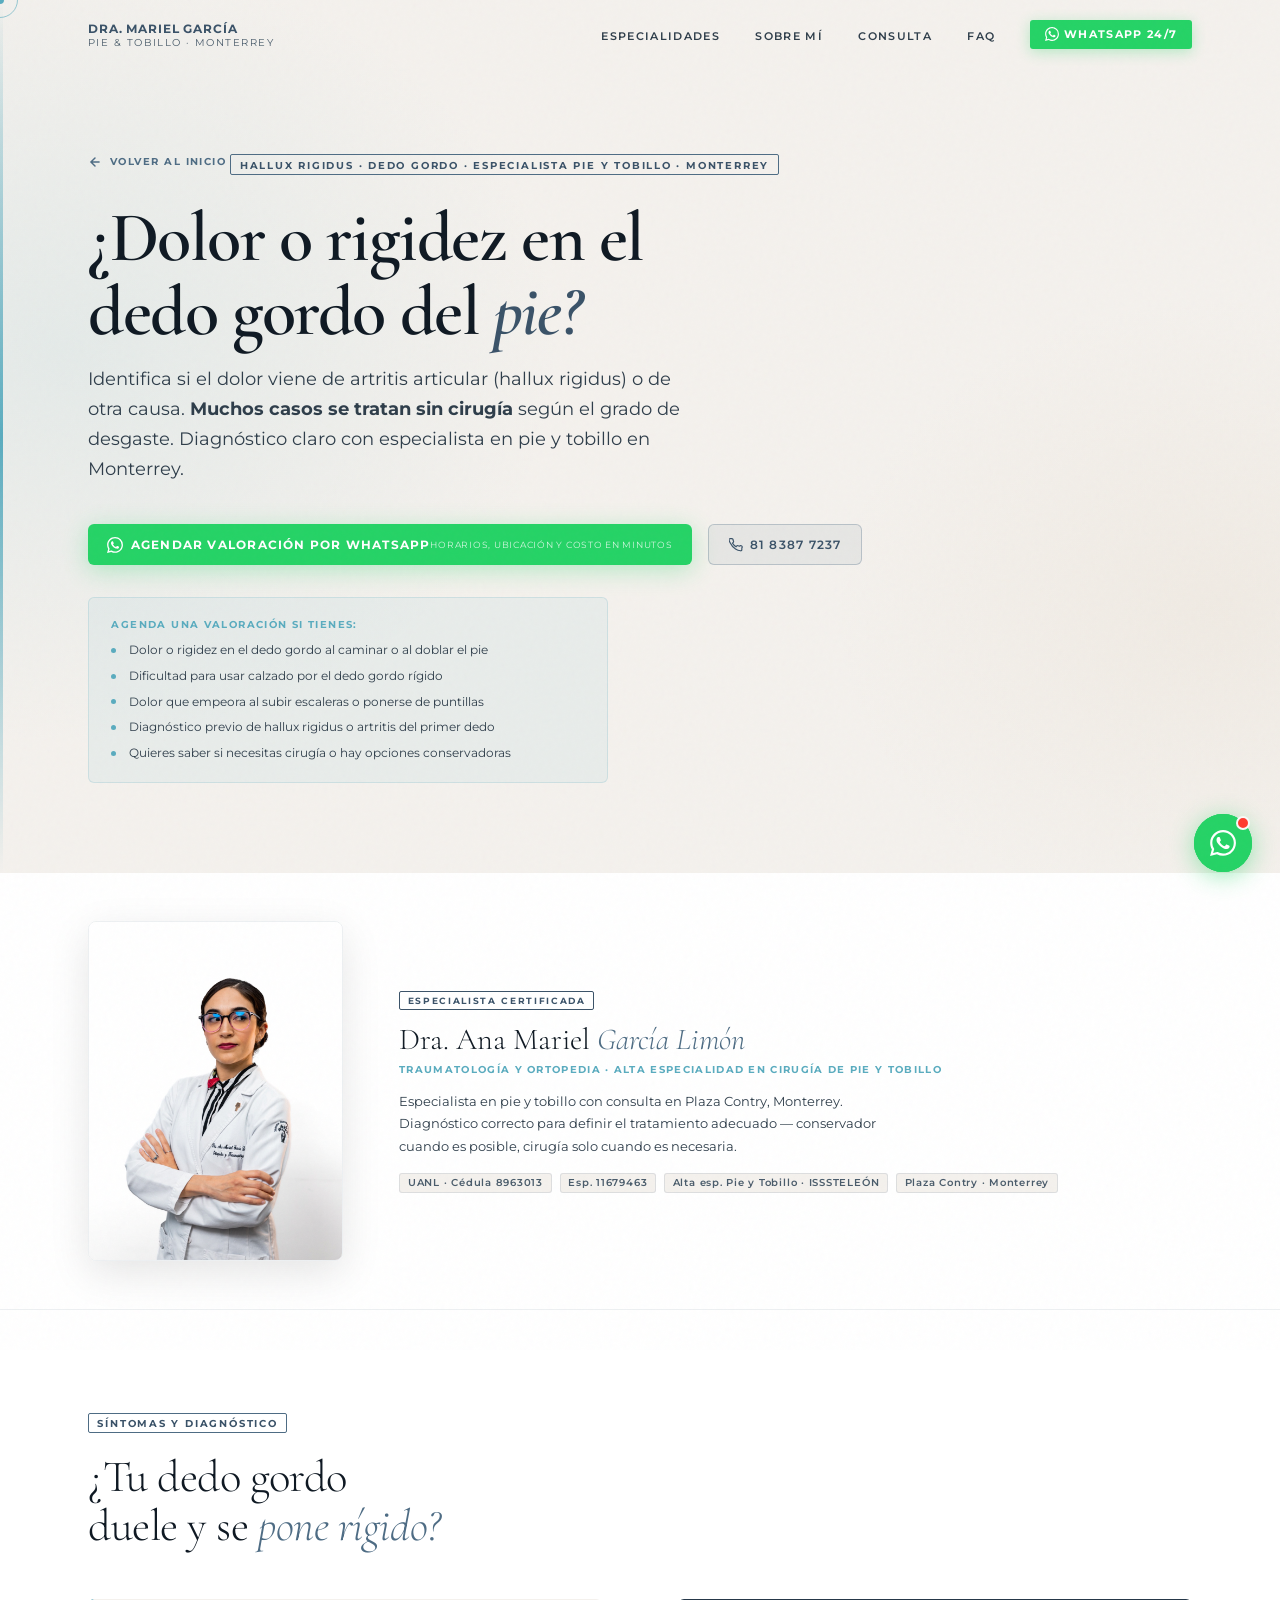
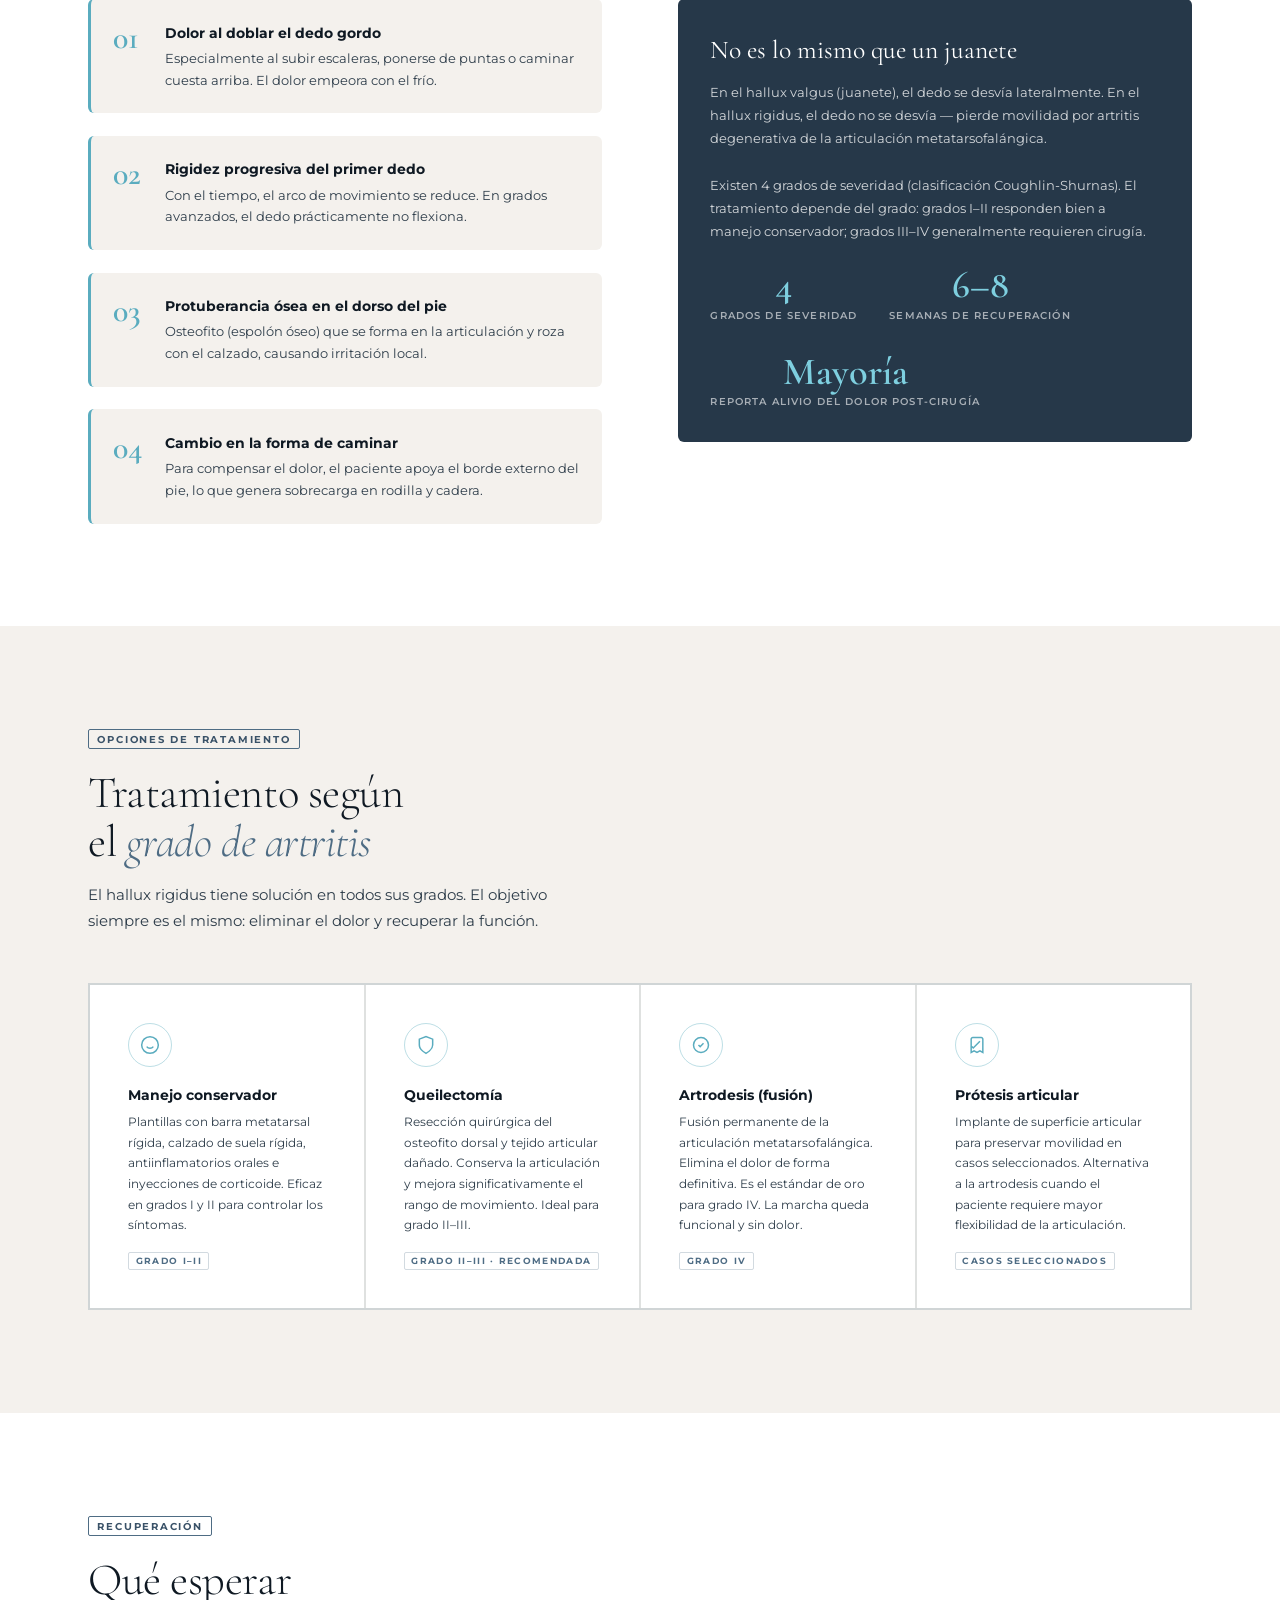
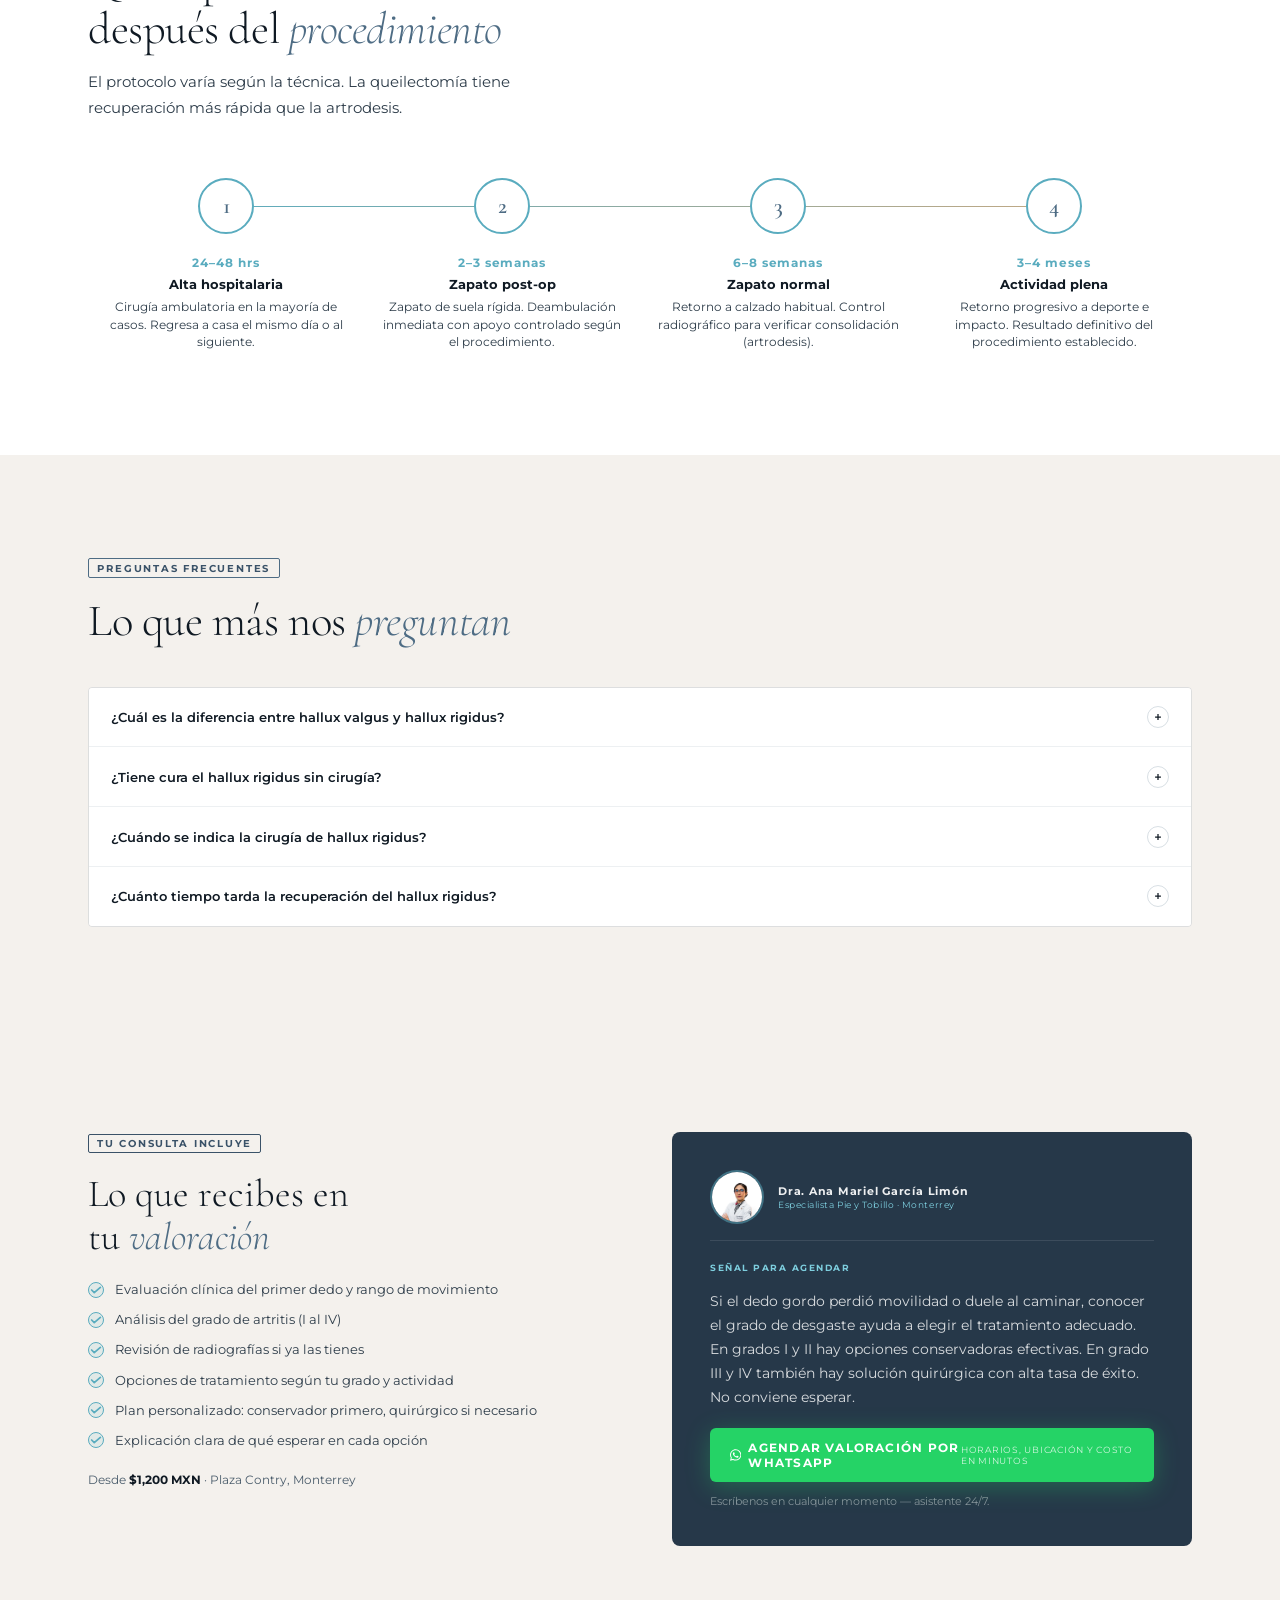
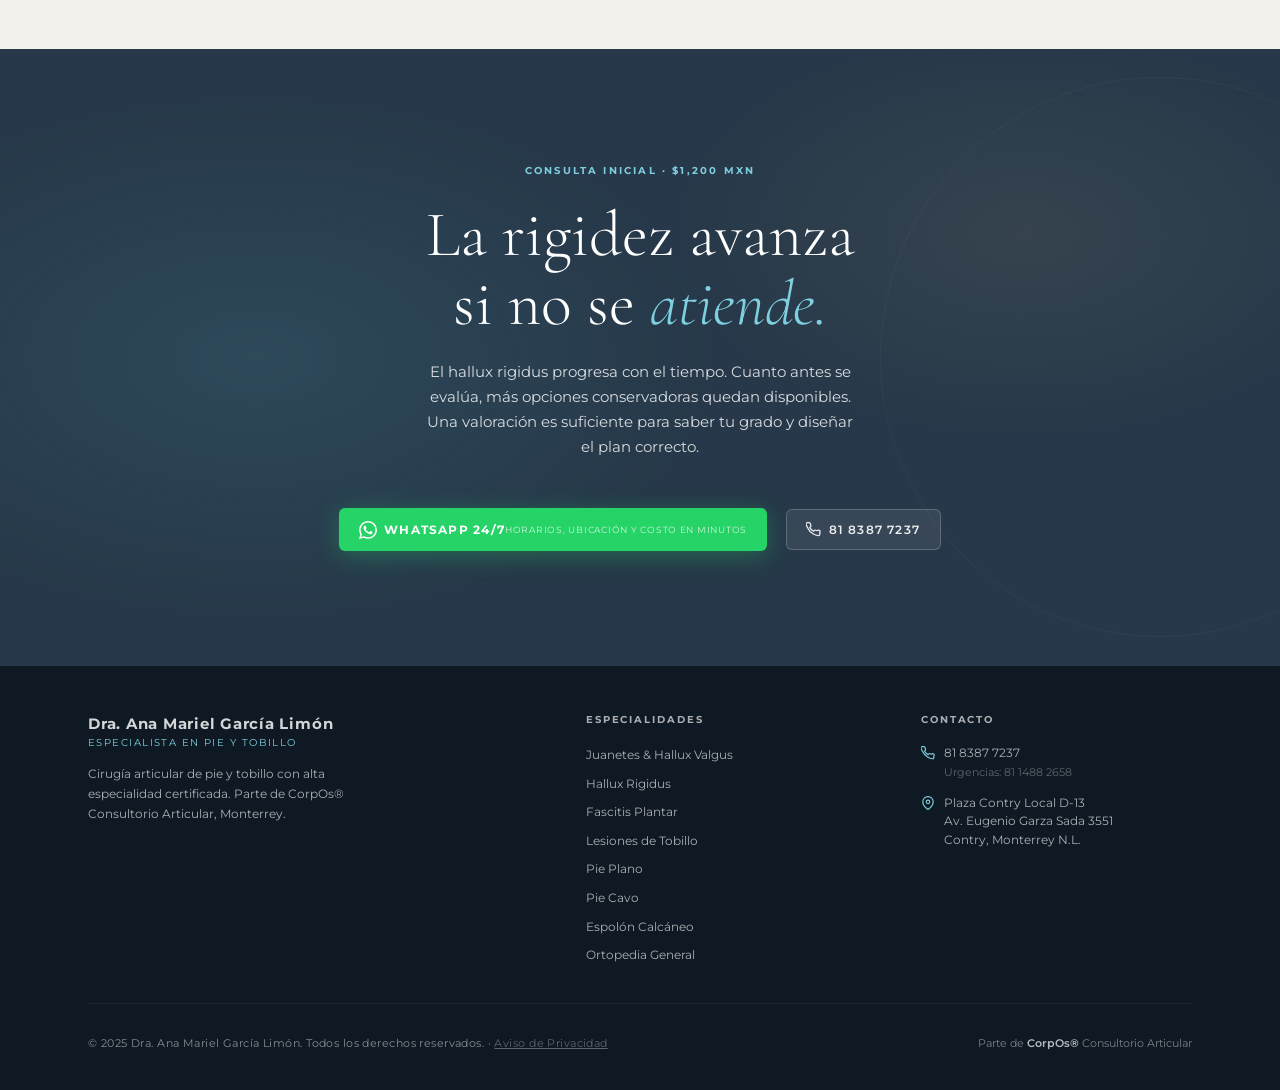
<file: hallux-rigidus.html>
<!DOCTYPE html>
<html lang="es">
<head>
<!-- Google Tag Manager -->
<script>(function(w,d,s,l,i){w[l]=w[l]||[];w[l].push({'gtm.start':
new Date().getTime(),event:'gtm.js'});var f=d.getElementsByTagName(s)[0],
j=d.createElement(s),dl=l!='dataLayer'?'&l='+l:'';j.async=true;j.src=
'https://www.googletagmanager.com/gtm.js?id='+i+dl;f.parentNode.insertBefore(j,f);
})(window,document,'script','dataLayer','GTM-NVMBLD84');</script>
<!-- End Google Tag Manager -->
<meta charset="UTF-8" />
  <meta name="viewport" content="width=device-width, initial-scale=1.0" />
  <title>Hallux Rigidus en Monterrey — Dra. Mariel García</title>
  <meta name="description" content="Tratamiento y cirugía de hallux rigidus (artritis del dedo gordo) en Monterrey. Diagnóstico preciso y opciones conservadoras o quirúrgicas. Dra. Ana Mariel García Limón." />
  <link rel="canonical" href="https://dramarielgarcia.com/hallux-rigidus.html" />
  <link rel="icon" type="image/svg+xml" href="favicon.svg" />
  <meta name="theme-color" content="#0F1923" />
  <meta property="og:type" content="website" />
  <meta property="og:url" content="https://dramarielgarcia.com/hallux-rigidus.html" />
  <meta property="og:title" content="Hallux Rigidus en Monterrey — Dra. Mariel García" />
  <meta property="og:description" content="Artritis del primer dedo del pie. Tratamiento conservador o quirúrgico según grado. Enfoque en aliviar el dolor y conservar movimiento. Dra. Ana Mariel García Limón." />
  <meta property="og:image" content="https://dramarielgarcia.com/img/CropOs-70.jpg" />
  <meta property="og:locale" content="es_MX" />
  <meta name="twitter:card" content="summary_large_image" />
  <meta name="twitter:title" content="Hallux Rigidus en Monterrey — Dra. Mariel García" />
  <meta name="twitter:description" content="Artritis del primer dedo del pie. Tratamiento conservador o quirúrgico según grado. Enfoque en aliviar el dolor y conservar movimiento. Dra. Ana Mariel García Limón." />
  <meta name="twitter:image" content="https://dramarielgarcia.com/img/CropOs-70.jpg" />
  <script type="application/ld+json">
  {
    "@context": "https://schema.org",
    "@graph": [
      {
        "@type": "MedicalWebPage",
        "name": "Hallux Rigidus en Monterrey",
        "description": "Tratamiento y cirugía de hallux rigidus (artritis del dedo gordo) en Monterrey. Diagnóstico preciso y opciones conservadoras o quirúrgicas.",
        "url": "https://dramarielgarcia.com/hallux-rigidus.html",
        "about": {"@type":"MedicalCondition","name":"Hallux Rigidus","relevantSpecialty":"Orthopedic Surgery"},
        "author": {"@type":"Physician","name":"Dra. Ana Mariel García Limón","url":"https://dramarielgarcia.com"},
        "breadcrumb": {"@type":"BreadcrumbList","itemListElement":[{"@type":"ListItem","position":1,"name":"Inicio","item":"https://dramarielgarcia.com/"},{"@type":"ListItem","position":2,"name":"Hallux Rigidus"}]}
      },
      {
        "@type": "FAQPage",
        "mainEntity": [
          {"@type":"Question","name":"¿Cuál es la diferencia entre hallux valgus y hallux rigidus?","acceptedAnswer":{"@type":"Answer","text":"Hallux valgus es la desviación lateral del dedo gordo (juanete). Hallux rigidus es artritis de esa articulación: el dedo no se desvía pero pierde movilidad y duele. Son condiciones distintas con tratamientos diferentes."}},
          {"@type":"Question","name":"¿Tiene cura el hallux rigidus sin cirugía?","acceptedAnswer":{"@type":"Answer","text":"En grados I y II responde bien al manejo conservador: plantillas de barra metatarsal, calzado de suela rígida y antiinflamatorios. Los grados III y IV generalmente requieren cirugía para eliminar el dolor."}},
          {"@type":"Question","name":"¿Cuándo se indica la cirugía de hallux rigidus?","acceptedAnswer":{"@type":"Answer","text":"Cuando el tratamiento conservador no controla el dolor después de 3–6 meses, o cuando el grado de artritis es III o IV. La queilectomía preserva la articulación; la artrodesis es el estándar de oro para grado IV."}},
          {"@type":"Question","name":"¿Cuánto tiempo tarda la recuperación del hallux rigidus?","acceptedAnswer":{"@type":"Answer","text":"La queilectomía tiene recuperación de 6–8 semanas. La artrodesis requiere 8–12 semanas con bota y control radiográfico de consolidación. Regreso a actividad deportiva a los 3–4 meses."}}
        ]
      }
    ]
  }
  </script>
  <link rel="preconnect" href="https://fonts.googleapis.com" />
  <link rel="preconnect" href="https://fonts.gstatic.com" crossorigin />
  <link rel="preload" as="style" href="https://fonts.googleapis.com/css2?family=Montserrat:wght@400;500;600;700&family=Cormorant+Garamond:ital,wght@0,300;0,400;0,600;1,300;1,400;1,600&display=swap" onload="this.onload=null;this.rel='stylesheet'" />
  <noscript><link rel="stylesheet" href="https://fonts.googleapis.com/css2?family=Montserrat:wght@400;500;600;700&family=Cormorant+Garamond:ital,wght@0,300;0,400;0,600;1,300;1,400;1,600&display=swap" /></noscript>
  <link rel="stylesheet" href="styles.css" />
  <link rel="stylesheet" href="page-styles.css" />
</head>
<body>
<!-- Google Tag Manager (noscript) -->
<noscript><iframe src="https://www.googletagmanager.com/ns.html?id=GTM-NVMBLD84"
height="0" width="0" style="display:none;visibility:hidden"></iframe></noscript>
<!-- End Google Tag Manager (noscript) -->

<div id="cursor-dot"></div><div id="cursor-ring"></div><div class="grain"></div>
<nav class="nav" id="nav">
  <div class="nav-inner">
    <a href="index.html" class="nav-logo"><span class="nav-logo-name">Dra. Mariel García</span><span class="nav-logo-sub">Pie &amp; Tobillo · Monterrey</span></a>
    <ul class="nav-links">
      <li><a href="index.html#especialidades">Especialidades</a></li>
      <li><a href="index.html#sobre-mi">Sobre mí</a></li>
      <li><a href="index.html#consulta">Consulta</a></li>
      <li><a href="index.html#faq">FAQ</a></li>
      <li><a href="https://wa.me/528261020782?text=Hola%2C%20tengo%20una%20consulta%20sobre%20hallux%20rigidus" target="_blank" class="nav-cta"><svg width="14" height="14" viewBox="0 0 24 24" fill="currentColor"><path d="M17.472 14.382c-.297-.149-1.758-.867-2.03-.967-.273-.099-.471-.148-.67.15-.197.297-.767.966-.94 1.164-.173.199-.347.223-.644.075-.297-.15-1.255-.463-2.39-1.475-.883-.788-1.48-1.761-1.653-2.059-.173-.297-.018-.458.13-.606.134-.133.298-.347.446-.52.149-.174.198-.298.298-.497.099-.198.05-.371-.025-.52-.075-.149-.669-1.612-.916-2.207-.242-.579-.487-.5-.669-.51-.173-.008-.371-.01-.57-.01-.198 0-.52.074-.792.372-.272.297-1.04 1.016-1.04 2.479 0 1.462 1.065 2.875 1.213 3.074.149.198 2.096 3.2 5.077 4.487.709.306 1.262.489 1.694.625.712.227 1.36.195 1.871.118.571-.085 1.758-.719 2.006-1.413.248-.694.248-1.289.173-1.413-.074-.124-.272-.198-.57-.347m-5.421 7.403h-.004a9.87 9.87 0 01-5.031-1.378l-.361-.214-3.741.982.998-3.648-.235-.374a9.86 9.86 0 01-1.51-5.26c.001-5.45 4.436-9.884 9.888-9.884 2.64 0 5.122 1.03 6.988 2.898a9.825 9.825 0 012.893 6.994c-.003 5.45-4.437 9.884-9.885 9.884m8.413-18.297A11.815 11.815 0 0012.05 0C5.495 0 .16 5.335.157 11.892c0 2.096.547 4.142 1.588 5.945L.057 24l6.305-1.654a11.882 11.882 0 005.683 1.448h.005c6.554 0 11.89-5.335 11.893-11.893a11.821 11.821 0 00-3.48-8.413z"/></svg>WhatsApp 24/7</a></li>
    </ul>
    <button class="hamburger" id="hamburger" aria-label="Menú"><span></span><span></span><span></span></button>
  </div>
</nav>
<div class="mob-menu" id="mobMenu"><button class="mob-close" id="mobClose">✕</button><a href="index.html#especialidades" onclick="closeMob()">Especialidades</a><a href="index.html#sobre-mi" onclick="closeMob()">Sobre mí</a><a href="index.html#consulta" onclick="closeMob()">Consulta</a><a href="index.html#faq" onclick="closeMob()">FAQ</a><a href="https://wa.me/528261020782" target="_blank" style="color:var(--wa)">📱 WhatsApp 24/7</a></div>

<section class="page-hero">
  <div class="container">
    <a href="index.html" class="hero-back reveal"><svg width="14" height="14" viewBox="0 0 24 24" fill="none" stroke="currentColor" stroke-width="2.5" stroke-linecap="round"><path d="M19 12H5M12 5l-7 7 7 7"/></svg>Volver al inicio</a>
    <span class="page-tag reveal d1">Hallux Rigidus · Dedo Gordo · Especialista Pie y Tobillo · Monterrey</span>
    <h1 class="page-h1 reveal d1">¿Dolor o rigidez en el<br/>dedo gordo del <em>pie?</em></h1>
    <p class="page-lead reveal d2">Identifica si el dolor viene de artritis articular (hallux rigidus) o de otra causa. <strong>Muchos casos se tratan sin cirugía</strong> según el grado de desgaste. Diagnóstico claro con especialista en pie y tobillo en Monterrey.</p>
    <div class="hero-ctas reveal d3">
      <a href="https://wa.me/528261020782?text=Hola%2C%20quiero%20agendar%20una%20valoraci%C3%B3n%20con%20la%20Dra.%20Mariel.%20Tengo%20dolor%20o%20rigidez%20en%20el%20dedo%20gordo%20del%20pie." target="_blank" class="btn-wa"><span class="btn-wa-label"><svg width="16" height="16" viewBox="0 0 24 24" fill="currentColor"><path d="M17.472 14.382c-.297-.149-1.758-.867-2.03-.967-.273-.099-.471-.148-.67.15-.197.297-.767.966-.94 1.164-.173.199-.347.223-.644.075-.297-.15-1.255-.463-2.39-1.475-.883-.788-1.48-1.761-1.653-2.059-.173-.297-.018-.458.13-.606.134-.133.298-.347.446-.52.149-.174.198-.298.298-.497.099-.198.05-.371-.025-.52-.075-.149-.669-1.612-.916-2.207-.242-.579-.487-.5-.669-.51-.173-.008-.371-.01-.57-.01-.198 0-.52.074-.792.372-.272.297-1.04 1.016-1.04 2.479 0 1.462 1.065 2.875 1.213 3.074.149.198 2.096 3.2 5.077 4.487.709.306 1.262.489 1.694.625.712.227 1.36.195 1.871.118.571-.085 1.758-.719 2.006-1.413.248-.694.248-1.289.173-1.413-.074-.124-.272-.198-.57-.347m-5.421 7.403h-.004a9.87 9.87 0 01-5.031-1.378l-.361-.214-3.741.982.998-3.648-.235-.374a9.86 9.86 0 01-1.51-5.26c.001-5.45 4.436-9.884 9.888-9.884 2.64 0 5.122 1.03 6.988 2.898a9.825 9.825 0 012.893 6.994c-.003 5.45-4.437 9.884-9.885 9.884m8.413-18.297A11.815 11.815 0 0012.05 0C5.495 0 .16 5.335.157 11.892c0 2.096.547 4.142 1.588 5.945L.057 24l6.305-1.654a11.882 11.882 0 005.683 1.448h.005c6.554 0 11.89-5.335 11.893-11.893a11.821 11.821 0 00-3.48-8.413z"/></svg>Agendar valoración por WhatsApp</span><span class="btn-wa-sub">Horarios, ubicación y costo en minutos</span></a>
      <a href="tel:8183877237" class="btn-tel"><svg width="14" height="14" viewBox="0 0 24 24" fill="none" stroke="currentColor" stroke-width="2"><path d="M22 16.92v3a2 2 0 01-2.18 2 19.79 19.79 0 01-8.63-3.07A19.5 19.5 0 013.07 9.81 19.79 19.79 0 01.007 3.13 2 2 0 012 1h3a2 2 0 012 1.72c.127.96.361 1.903.7 2.81a2 2 0 01-.45 2.11L6.09 8.91a16 16 0 006 6l1.27-1.27a2 2 0 012.11-.45c.907.339 1.85.573 2.81.7A2 2 0 0122 16.92z"/></svg>81 8387 7237</a>
    </div>
    <div class="hero-agenda reveal d4">
      <p class="hero-agenda-label">Agenda una valoración si tienes:</p>
      <ul class="hero-agenda-list">
        <li>Dolor o rigidez en el dedo gordo al caminar o al doblar el pie</li>
        <li>Dificultad para usar calzado por el dedo gordo rígido</li>
        <li>Dolor que empeora al subir escaleras o ponerse de puntillas</li>
        <li>Diagnóstico previo de hallux rigidus o artritis del primer dedo</li>
        <li>Quieres saber si necesitas cirugía o hay opciones conservadoras</li>
      </ul>
    </div>
  </div>
</section>

<!-- DRA -->
<section class="dra-strip">
  <div class="container">
    <div class="dra-strip-grid reveal">
      <div class="dra-strip-img">
        <img src="img/CropOs-105.jpg" alt="Dra. Ana Mariel García Limón — Especialista en Pie y Tobillo Monterrey" loading="lazy" />
      </div>
      <div>
        <span class="dra-strip-tag">Especialista certificada</span>
        <h2 class="dra-strip-name">Dra. Ana Mariel <em>García Limón</em></h2>
        <p class="dra-strip-spec">Traumatología y Ortopedia · Alta especialidad en Cirugía de Pie y Tobillo</p>
        <p class="dra-strip-body">Especialista en pie y tobillo con consulta en Plaza Contry, Monterrey. Diagnóstico correcto para definir el tratamiento adecuado — conservador cuando es posible, cirugía solo cuando es necesaria.</p>
        <div class="dra-strip-creds">
          <span class="dra-strip-cred">UANL · Cédula 8963013</span>
          <span class="dra-strip-cred">Esp. 11679463</span>
          <span class="dra-strip-cred">Alta esp. Pie y Tobillo · ISSSTELEÓN</span>
          <span class="dra-strip-cred">Plaza Contry · Monterrey</span>
        </div>
      </div>
    </div>
  </div>
</section>

<section class="sintomas">
  <div class="container">
    <div class="reveal"><span class="tag">Síntomas y diagnóstico</span><h2 class="sec-title">¿Tu dedo gordo<br/>duele y se <em>pone rígido?</em></h2></div>
    <div class="sint-grid">
      <div class="sint-list">
        <div class="sint-item reveal d1"><div class="sint-num">01</div><div class="sint-text"><strong>Dolor al doblar el dedo gordo</strong>Especialmente al subir escaleras, ponerse de puntas o caminar cuesta arriba. El dolor empeora con el frío.</div></div>
        <div class="sint-item reveal d2"><div class="sint-num">02</div><div class="sint-text"><strong>Rigidez progresiva del primer dedo</strong>Con el tiempo, el arco de movimiento se reduce. En grados avanzados, el dedo prácticamente no flexiona.</div></div>
        <div class="sint-item reveal d3"><div class="sint-num">03</div><div class="sint-text"><strong>Protuberancia ósea en el dorso del pie</strong>Osteofito (espolón óseo) que se forma en la articulación y roza con el calzado, causando irritación local.</div></div>
        <div class="sint-item reveal d4"><div class="sint-num">04</div><div class="sint-text"><strong>Cambio en la forma de caminar</strong>Para compensar el dolor, el paciente apoya el borde externo del pie, lo que genera sobrecarga en rodilla y cadera.</div></div>
      </div>
      <div class="info-box reveal d2">
        <div class="info-box-title">No es lo mismo que un juanete</div>
        <p class="info-box-body">En el hallux valgus (juanete), el dedo se desvía lateralmente. En el hallux rigidus, el dedo no se desvía — pierde movilidad por artritis degenerativa de la articulación metatarsofalángica.</p>
        <p class="info-box-body">Existen 4 grados de severidad (clasificación Coughlin-Shurnas). El tratamiento depende del grado: grados I–II responden bien a manejo conservador; grados III–IV generalmente requieren cirugía.</p>
        <div class="info-stat">
          <div class="info-stat-item"><div class="info-stat-num">4</div><div class="info-stat-label">Grados de severidad</div></div>
          <div class="info-stat-item"><div class="info-stat-num">6–8</div><div class="info-stat-label">Semanas de recuperación</div></div>
          <div class="info-stat-item"><div class="info-stat-num">Mayoría</div><div class="info-stat-label">Reporta alivio del dolor post-cirugía</div></div>
        </div>
      </div>
    </div>
  </div>
</section>

<section class="tratamiento">
  <div class="container">
    <div class="reveal"><span class="tag">Opciones de tratamiento</span><h2 class="sec-title">Tratamiento según<br/>el <em>grado de artritis</em></h2><p class="sec-body">El hallux rigidus tiene solución en todos sus grados. El objetivo siempre es el mismo: eliminar el dolor y recuperar la función.</p></div>
    <div class="trat-grid">
      <div class="trat-card reveal d1">
        <div class="trat-ico"><svg width="20" height="20" viewBox="0 0 24 24" fill="none" stroke="currentColor" stroke-width="1.8"><circle cx="12" cy="12" r="10"/><path d="M8 14s1.5 2 4 2 4-2 4-2M9 9h.01M15 9h.01"/></svg></div>
        <div class="trat-name">Manejo conservador</div>
        <p class="trat-desc">Plantillas con barra metatarsal rígida, calzado de suela rígida, antiinflamatorios orales e inyecciones de corticoide. Eficaz en grados I y II para controlar los síntomas.</p>
        <span class="trat-tag">Grado I–II</span>
      </div>
      <div class="trat-card reveal d2">
        <div class="trat-ico"><svg width="20" height="20" viewBox="0 0 24 24" fill="none" stroke="currentColor" stroke-width="1.8"><path d="M12 22s8-4 8-10V5l-8-3-8 3v7c0 6 8 10 8 10z"/></svg></div>
        <div class="trat-name">Queilectomía</div>
        <p class="trat-desc">Resección quirúrgica del osteofito dorsal y tejido articular dañado. Conserva la articulación y mejora significativamente el rango de movimiento. Ideal para grado II–III.</p>
        <span class="trat-tag">Grado II–III · Recomendada</span>
      </div>
      <div class="trat-card reveal d3">
        <div class="trat-ico"><svg width="20" height="20" viewBox="0 0 24 24" fill="none" stroke="currentColor" stroke-width="1.8"><path d="M9 12l2 2 4-4m6 2a9 9 0 11-18 0 9 9 0 0118 0z"/></svg></div>
        <div class="trat-name">Artrodesis (fusión)</div>
        <p class="trat-desc">Fusión permanente de la articulación metatarsofalángica. Elimina el dolor de forma definitiva. Es el estándar de oro para grado IV. La marcha queda funcional y sin dolor.</p>
        <span class="trat-tag">Grado IV</span>
      </div>
      <div class="trat-card reveal d4">
        <div class="trat-ico"><svg width="20" height="20" viewBox="0 0 24 24" fill="none" stroke="currentColor" stroke-width="1.8"><path d="M4.5 12.5l3 3 8-8M19 21V5a2 2 0 00-2-2H7a2 2 0 00-2 2v16l3.5-2 3.5 2 3.5-2 3.5 2z"/></svg></div>
        <div class="trat-name">Prótesis articular</div>
        <p class="trat-desc">Implante de superficie articular para preservar movilidad en casos seleccionados. Alternativa a la artrodesis cuando el paciente requiere mayor flexibilidad de la articulación.</p>
        <span class="trat-tag">Casos seleccionados</span>
      </div>
    </div>
  </div>
</section>

<section class="recuperacion">
  <div class="container">
    <div class="reveal"><span class="tag">Recuperación</span><h2 class="sec-title">Qué esperar<br/>después del <em>procedimiento</em></h2><p class="sec-body">El protocolo varía según la técnica. La queilectomía tiene recuperación más rápida que la artrodesis.</p></div>
    <div class="rec-timeline">
      <div class="rec-step reveal d1"><div class="rec-dot">1</div><div class="rec-period">24–48 hrs</div><div class="rec-label">Alta hospitalaria</div><p class="rec-desc">Cirugía ambulatoria en la mayoría de casos. Regresa a casa el mismo día o al siguiente.</p></div>
      <div class="rec-step reveal d2"><div class="rec-dot">2</div><div class="rec-period">2–3 semanas</div><div class="rec-label">Zapato post-op</div><p class="rec-desc">Zapato de suela rígida. Deambulación inmediata con apoyo controlado según el procedimiento.</p></div>
      <div class="rec-step reveal d3"><div class="rec-dot">3</div><div class="rec-period">6–8 semanas</div><div class="rec-label">Zapato normal</div><p class="rec-desc">Retorno a calzado habitual. Control radiográfico para verificar consolidación (artrodesis).</p></div>
      <div class="rec-step reveal d4"><div class="rec-dot">4</div><div class="rec-period">3–4 meses</div><div class="rec-label">Actividad plena</div><p class="rec-desc">Retorno progresivo a deporte e impacto. Resultado definitivo del procedimiento establecido.</p></div>
    </div>
  </div>
</section>

<!-- FAQ -->
<section class="page-faq">
  <div class="container">
    <div class="reveal">
      <span class="tag">Preguntas frecuentes</span>
      <h2 class="sec-title">Lo que más nos <em>preguntan</em></h2>
    </div>
    <div class="page-faq-list">
      <div class="faq-item">
        <button class="faq-q" onclick="toggleFaq(this)" aria-expanded="false">
          ¿Cuál es la diferencia entre hallux valgus y hallux rigidus?
          <span class="faq-ico"><svg width="10" height="10" viewBox="0 0 24 24" fill="none" stroke="currentColor" stroke-width="3"><path d="M12 5v14M5 12h14"/></svg></span>
        </button>
        <div class="faq-a">Hallux valgus es la desviación lateral del dedo gordo (juanete). Hallux rigidus es artritis de esa articulación: el dedo no se desvía pero pierde movilidad y duele. Son condiciones distintas con tratamientos diferentes.</div>
      </div>
      <div class="faq-item">
        <button class="faq-q" onclick="toggleFaq(this)" aria-expanded="false">
          ¿Tiene cura el hallux rigidus sin cirugía?
          <span class="faq-ico"><svg width="10" height="10" viewBox="0 0 24 24" fill="none" stroke="currentColor" stroke-width="3"><path d="M12 5v14M5 12h14"/></svg></span>
        </button>
        <div class="faq-a">En grados I y II responde bien al manejo conservador: plantillas de barra metatarsal, calzado de suela rígida y antiinflamatorios. Los grados III y IV generalmente requieren cirugía para eliminar el dolor.</div>
      </div>
      <div class="faq-item">
        <button class="faq-q" onclick="toggleFaq(this)" aria-expanded="false">
          ¿Cuándo se indica la cirugía de hallux rigidus?
          <span class="faq-ico"><svg width="10" height="10" viewBox="0 0 24 24" fill="none" stroke="currentColor" stroke-width="3"><path d="M12 5v14M5 12h14"/></svg></span>
        </button>
        <div class="faq-a">Cuando el tratamiento conservador no controla el dolor después de 3–6 meses, o cuando el grado de artritis es III o IV. La queilectomía preserva la articulación; la artrodesis es el estándar de oro para grado IV.</div>
      </div>
      <div class="faq-item">
        <button class="faq-q" onclick="toggleFaq(this)" aria-expanded="false">
          ¿Cuánto tiempo tarda la recuperación del hallux rigidus?
          <span class="faq-ico"><svg width="10" height="10" viewBox="0 0 24 24" fill="none" stroke="currentColor" stroke-width="3"><path d="M12 5v14M5 12h14"/></svg></span>
        </button>
        <div class="faq-a">La queilectomía tiene recuperación de 6–8 semanas. La artrodesis requiere 8–12 semanas con bota y control radiográfico de consolidación. Regreso a actividad deportiva a los 3–4 meses.</div>
      </div>
    </div>
  </div>
</section>

<!-- VALORACIÓN + URGENCIA -->
<section class="valoracion-bloque">
  <div class="container">
    <div class="val-grid">
      <div class="val-incluye reveal">
        <span class="val-incluye-label">Tu consulta incluye</span>
        <h2 class="val-title">Lo que recibes en<br/>tu <em>valoración</em></h2>
        <ul class="val-checklist">
          <li>Evaluación clínica del primer dedo y rango de movimiento</li>
          <li>Análisis del grado de artritis (I al IV)</li>
          <li>Revisión de radiografías si ya las tienes</li>
          <li>Opciones de tratamiento según tu grado y actividad</li>
          <li>Plan personalizado: conservador primero, quirúrgico si necesario</li>
          <li>Explicación clara de qué esperar en cada opción</li>
        </ul>
        <p class="val-price">Desde <strong>$1,200 MXN</strong> · Plaza Contry, Monterrey</p>
      </div>
      <div class="val-urgencia reveal d2">
        <div class="val-dra-card">
          <img src="img/CropOs-105.jpg" alt="Dra. Ana Mariel García Limón" loading="lazy" />
          <div>
            <div class="val-dra-card-name">Dra. Ana Mariel García Limón</div>
            <div class="val-dra-card-spec">Especialista Pie y Tobillo · Monterrey</div>
          </div>
        </div>
        <p class="val-urg-label">Señal para agendar</p>
        <p class="val-urg-text">Si el dedo gordo perdió movilidad o duele al caminar, conocer el grado de desgaste ayuda a elegir el tratamiento adecuado. En grados I y II hay opciones conservadoras efectivas. En grado III y IV también hay solución quirúrgica con alta tasa de éxito. No conviene esperar.</p>
        <a href="https://wa.me/528261020782?text=Hola%2C%20quiero%20agendar%20una%20valoraci%C3%B3n%20con%20la%20Dra.%20Mariel.%20Tengo%20dolor%20o%20rigidez%20en%20el%20dedo%20gordo%20del%20pie." target="_blank" class="btn-wa">
          <span class="btn-wa-label"><svg width="16" height="16" viewBox="0 0 24 24" fill="currentColor"><path d="M17.472 14.382c-.297-.149-1.758-.867-2.03-.967-.273-.099-.471-.148-.67.15-.197.297-.767.966-.94 1.164-.173.199-.347.223-.644.075-.297-.15-1.255-.463-2.39-1.475-.883-.788-1.48-1.761-1.653-2.059-.173-.297-.018-.458.13-.606.134-.133.298-.347.446-.52.149-.174.198-.298.298-.497.099-.198.05-.371-.025-.52-.075-.149-.669-1.612-.916-2.207-.242-.579-.487-.5-.669-.51-.173-.008-.371-.01-.57-.01-.198 0-.52.074-.792.372-.272.297-1.04 1.016-1.04 2.479 0 1.462 1.065 2.875 1.213 3.074.149.198 2.096 3.2 5.077 4.487.709.306 1.262.489 1.694.625.712.227 1.36.195 1.871.118.571-.085 1.758-.719 2.006-1.413.248-.694.248-1.289.173-1.413-.074-.124-.272-.198-.57-.347m-5.421 7.403h-.004a9.87 9.87 0 01-5.031-1.378l-.361-.214-3.741.982.998-3.648-.235-.374a9.86 9.86 0 01-1.51-5.26c.001-5.45 4.436-9.884 9.888-9.884 2.64 0 5.122 1.03 6.988 2.898a9.825 9.825 0 012.893 6.994c-.003 5.45-4.437 9.884-9.885 9.884m8.413-18.297A11.815 11.815 0 0012.05 0C5.495 0 .16 5.335.157 11.892c0 2.096.547 4.142 1.588 5.945L.057 24l6.305-1.654a11.882 11.882 0 005.683 1.448h.005c6.554 0 11.89-5.335 11.893-11.893a11.821 11.821 0 00-3.48-8.413z"/></svg>Agendar valoración por WhatsApp</span>
          <span class="btn-wa-sub">Horarios, ubicación y costo en minutos</span>
        </a>
        <p class="val-urg-micro">Escríbenos en cualquier momento — asistente 24/7.</p>
      </div>
    </div>
  </div>
</section>

<section class="cta-final">
  <div class="cta-ring"></div>
  <div class="container">
    <div class="cta-inner reveal">
      <p class="cta-eyebrow">Consulta inicial · $1,200 MXN</p>
      <h2 class="cta-h2">La rigidez avanza<br/>si no se <em>atiende.</em></h2>
      <p class="cta-sub">El hallux rigidus progresa con el tiempo. Cuanto antes se evalúa, más opciones conservadoras quedan disponibles. Una valoración es suficiente para saber tu grado y diseñar el plan correcto.</p>
      <div class="cta-btns">
        <a href="https://wa.me/528261020782?text=Hola%2C%20quiero%20consulta%20por%20hallux%20rigidus%20con%20la%20Dra.%20Mariel" target="_blank" class="btn-wa"><span class="btn-wa-label"><svg width="18" height="18" viewBox="0 0 24 24" fill="currentColor"><path d="M17.472 14.382c-.297-.149-1.758-.867-2.03-.967-.273-.099-.471-.148-.67.15-.197.297-.767.966-.94 1.164-.173.199-.347.223-.644.075-.297-.15-1.255-.463-2.39-1.475-.883-.788-1.48-1.761-1.653-2.059-.173-.297-.018-.458.13-.606.134-.133.298-.347.446-.52.149-.174.198-.298.298-.497.099-.198.05-.371-.025-.52-.075-.149-.669-1.612-.916-2.207-.242-.579-.487-.5-.669-.51-.173-.008-.371-.01-.57-.01-.198 0-.52.074-.792.372-.272.297-1.04 1.016-1.04 2.479 0 1.462 1.065 2.875 1.213 3.074.149.198 2.096 3.2 5.077 4.487.709.306 1.262.489 1.694.625.712.227 1.36.195 1.871.118.571-.085 1.758-.719 2.006-1.413.248-.694.248-1.289.173-1.413-.074-.124-.272-.198-.57-.347m-5.421 7.403h-.004a9.87 9.87 0 01-5.031-1.378l-.361-.214-3.741.982.998-3.648-.235-.374a9.86 9.86 0 01-1.51-5.26c.001-5.45 4.436-9.884 9.888-9.884 2.64 0 5.122 1.03 6.988 2.898a9.825 9.825 0 012.893 6.994c-.003 5.45-4.437 9.884-9.885 9.884m8.413-18.297A11.815 11.815 0 0012.05 0C5.495 0 .16 5.335.157 11.892c0 2.096.547 4.142 1.588 5.945L.057 24l6.305-1.654a11.882 11.882 0 005.683 1.448h.005c6.554 0 11.89-5.335 11.893-11.893a11.821 11.821 0 00-3.48-8.413z"/></svg>WhatsApp 24/7</span><span class="btn-wa-sub">Horarios, ubicación y costo en minutos</span></a>
        <a href="tel:8183877237" class="btn-tel btn-tel-dark"><svg width="15" height="15" viewBox="0 0 24 24" fill="none" stroke="currentColor" stroke-width="2"><path d="M22 16.92v3a2 2 0 01-2.18 2 19.79 19.79 0 01-8.63-3.07A19.5 19.5 0 013.07 9.81 19.79 19.79 0 01.007 3.13 2 2 0 012 1h3a2 2 0 012 1.72c.127.96.361 1.903.7 2.81a2 2 0 01-.45 2.11L6.09 8.91a16 16 0 006 6l1.27-1.27a2 2 0 012.11-.45c.907.339 1.85.573 2.81.7A2 2 0 0122 16.92z"/></svg>81 8387 7237</a>
      </div>
    </div>
  </div>
</section>

<footer class="footer"><div class="container"><div class="footer-grid"><div><div class="footer-brand-name">Dra. Ana Mariel García Limón</div><div class="footer-brand-spec">Especialista en Pie y Tobillo</div><p class="footer-brand-desc">Cirugía articular de pie y tobillo con alta especialidad certificada. Parte de CorpOs® Consultorio Articular, Monterrey.</p></div><div><div class="footer-col-h">Especialidades</div><ul class="footer-links"><li><a href="juanetes.html">Juanetes &amp; Hallux Valgus</a></li><li><a href="hallux-rigidus.html">Hallux Rigidus</a></li><li><a href="fascitis-plantar.html">Fascitis Plantar</a></li><li><a href="lesiones-tobillo.html">Lesiones de Tobillo</a></li><li><a href="pie-plano.html">Pie Plano</a></li><li><a href="pie-cavo.html">Pie Cavo</a></li><li><a href="espolon-calcaneo.html">Espolón Calcáneo</a></li><li><a href="ortopedia-general.html">Ortopedia General</a></li></ul></div><div><div class="footer-col-h">Contacto</div><div class="footer-contact"><div class="footer-ci"><svg width="14" height="14" viewBox="0 0 24 24" fill="none" stroke="currentColor" stroke-width="2"><path d="M22 16.92v3a2 2 0 01-2.18 2 19.79 19.79 0 01-8.63-3.07A19.5 19.5 0 013.07 9.81 19.79 19.79 0 01.007 3.13 2 2 0 012 1h3a2 2 0 012 1.72c.127.96.361 1.903.7 2.81a2 2 0 01-.45 2.11L6.09 8.91a16 16 0 006 6l1.27-1.27a2 2 0 012.11-.45c.907.339 1.85.573 2.81.7A2 2 0 0122 16.92z"/></svg><span>81 8387 7237<br/><span style="opacity:.5;font-size:.7rem">Urgencias: 81 1488 2658</span></span></div><div class="footer-ci"><svg width="14" height="14" viewBox="0 0 24 24" fill="none" stroke="currentColor" stroke-width="2"><path d="M21 10c0 7-9 13-9 13s-9-6-9-13a9 9 0 0118 0z"/><circle cx="12" cy="10" r="3"/></svg><span>Plaza Contry Local D-13<br/>Av. Eugenio Garza Sada 3551<br/>Contry, Monterrey N.L.</span></div></div></div></div><div class="footer-bottom"><p class="footer-copy">© 2025 Dra. Ana Mariel García Limón. Todos los derechos reservados. · <a href="privacidad.html" style="opacity:.65;text-decoration:underline;color:inherit">Aviso de Privacidad</a></p><p class="footer-brand-tag">Parte de <span>CorpOs®</span> Consultorio Articular</p></div></div></footer>

<a href="https://wa.me/528261020782?text=Hola%2C%20tengo%20consulta%20sobre%20hallux%20rigidus" target="_blank" class="wa-float" aria-label="WhatsApp 24/7"><div class="wa-float-badge"></div><div class="wa-tooltip">Bot disponible 24/7</div><svg width="26" height="26" viewBox="0 0 24 24" fill="currentColor"><path d="M17.472 14.382c-.297-.149-1.758-.867-2.03-.967-.273-.099-.471-.148-.67.15-.197.297-.767.966-.94 1.164-.173.199-.347.223-.644.075-.297-.15-1.255-.463-2.39-1.475-.883-.788-1.48-1.761-1.653-2.059-.173-.297-.018-.458.13-.606.134-.133.298-.347.446-.52.149-.174.198-.298.298-.497.099-.198.05-.371-.025-.52-.075-.149-.669-1.612-.916-2.207-.242-.579-.487-.5-.669-.51-.173-.008-.371-.01-.57-.01-.198 0-.52.074-.792.372-.272.297-1.04 1.016-1.04 2.479 0 1.462 1.065 2.875 1.213 3.074.149.198 2.096 3.2 5.077 4.487.709.306 1.262.489 1.694.625.712.227 1.36.195 1.871.118.571-.085 1.758-.719 2.006-1.413.248-.694.248-1.289.173-1.413-.074-.124-.272-.198-.57-.347m-5.421 7.403h-.004a9.87 9.87 0 01-5.031-1.378l-.361-.214-3.741.982.998-3.648-.235-.374a9.86 9.86 0 01-1.51-5.26c.001-5.45 4.436-9.884 9.888-9.884 2.64 0 5.122 1.03 6.988 2.898a9.825 9.825 0 012.893 6.994c-.003 5.45-4.437 9.884-9.885 9.884m8.413-18.297A11.815 11.815 0 0012.05 0C5.495 0 .16 5.335.157 11.892c0 2.096.547 4.142 1.588 5.945L.057 24l6.305-1.654a11.882 11.882 0 005.683 1.448h.005c6.554 0 11.89-5.335 11.893-11.893a11.821 11.821 0 00-3.48-8.413z"/></svg></a>

<script src="scripts.js" defer></script>
</body>
</html>
</file>
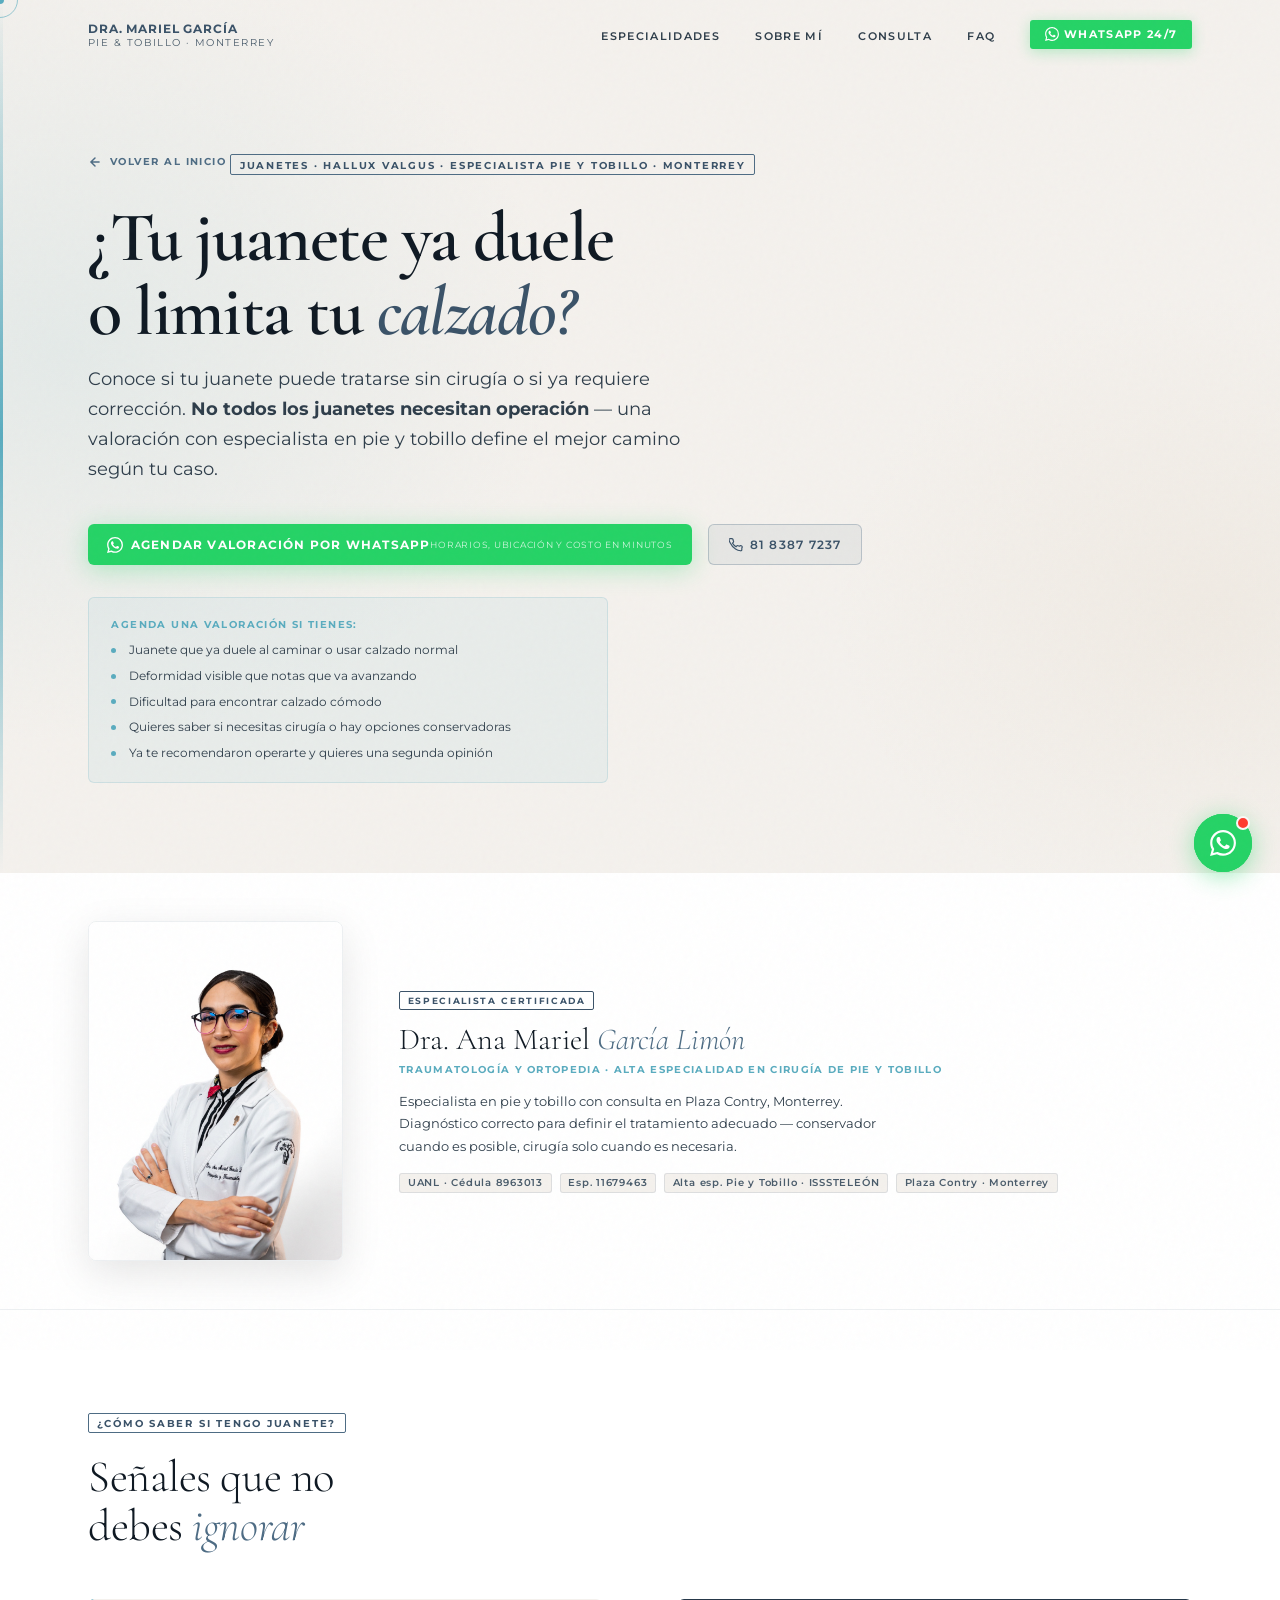
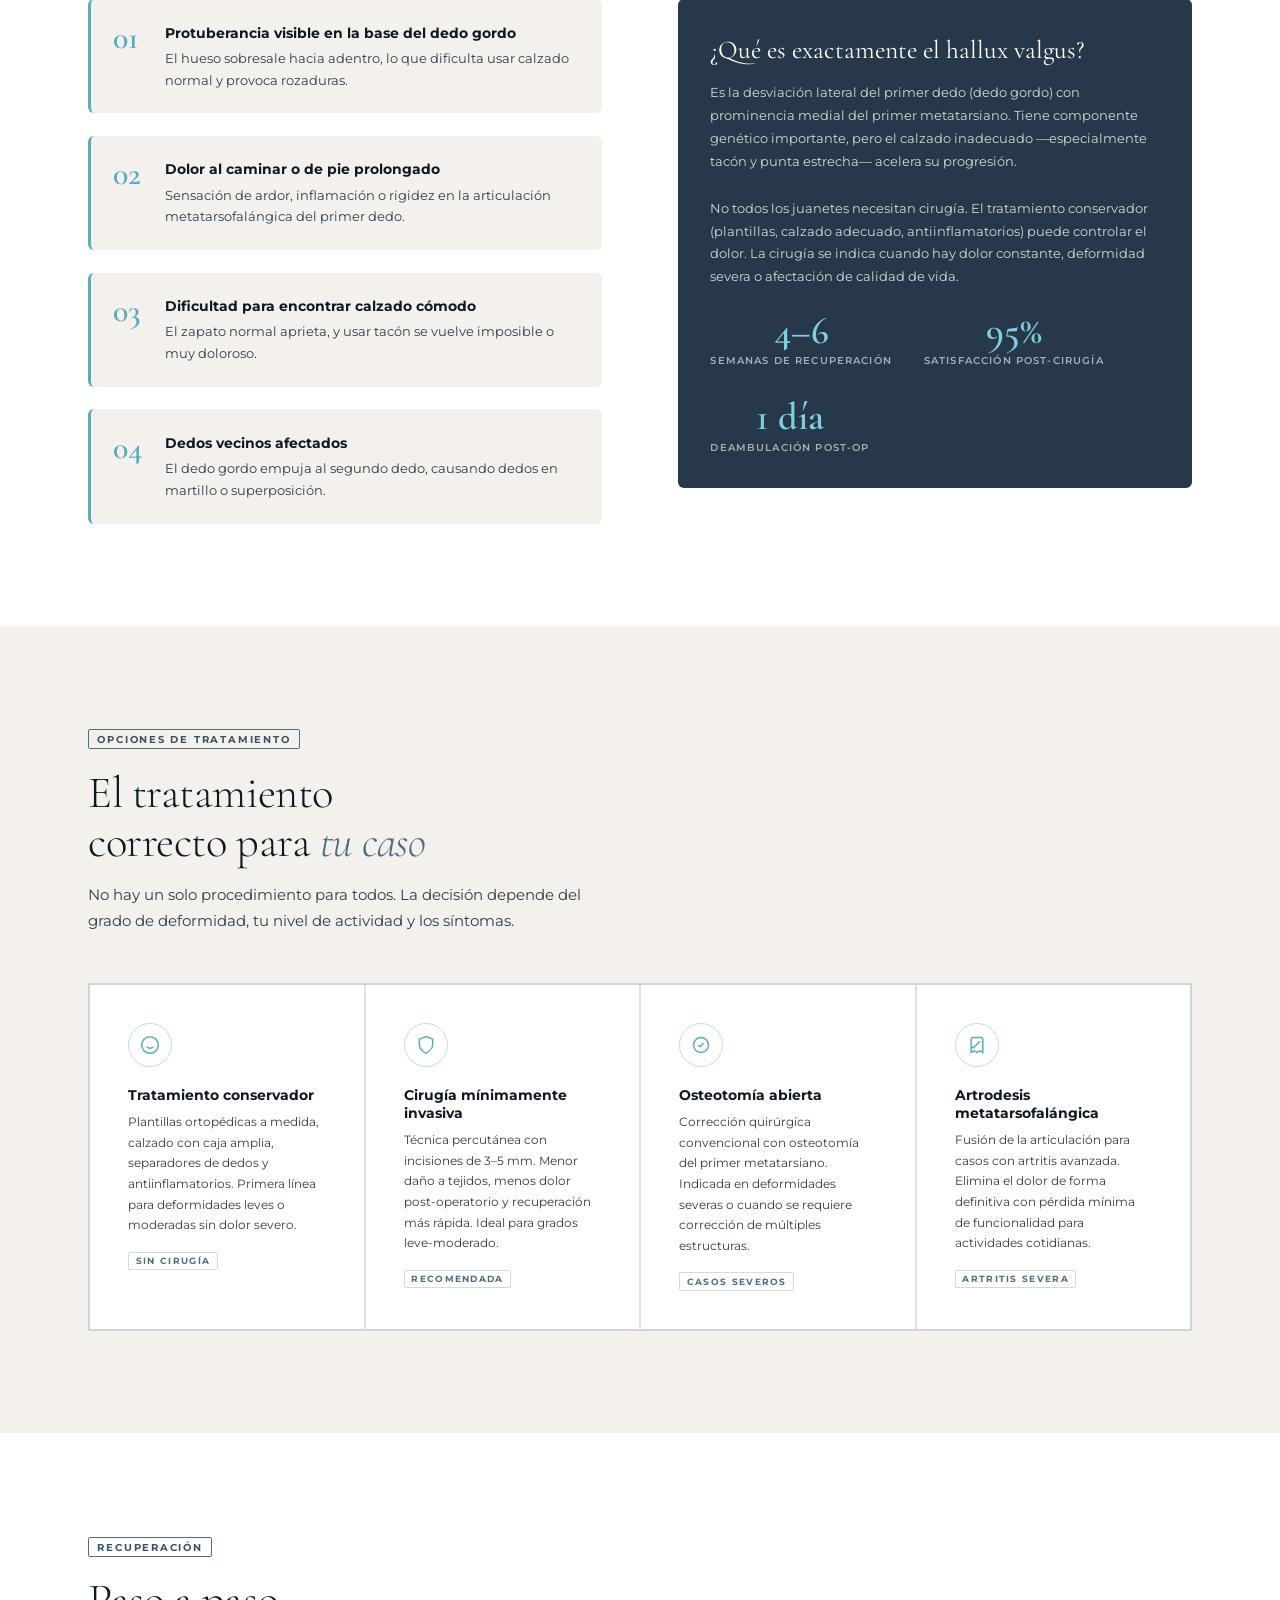
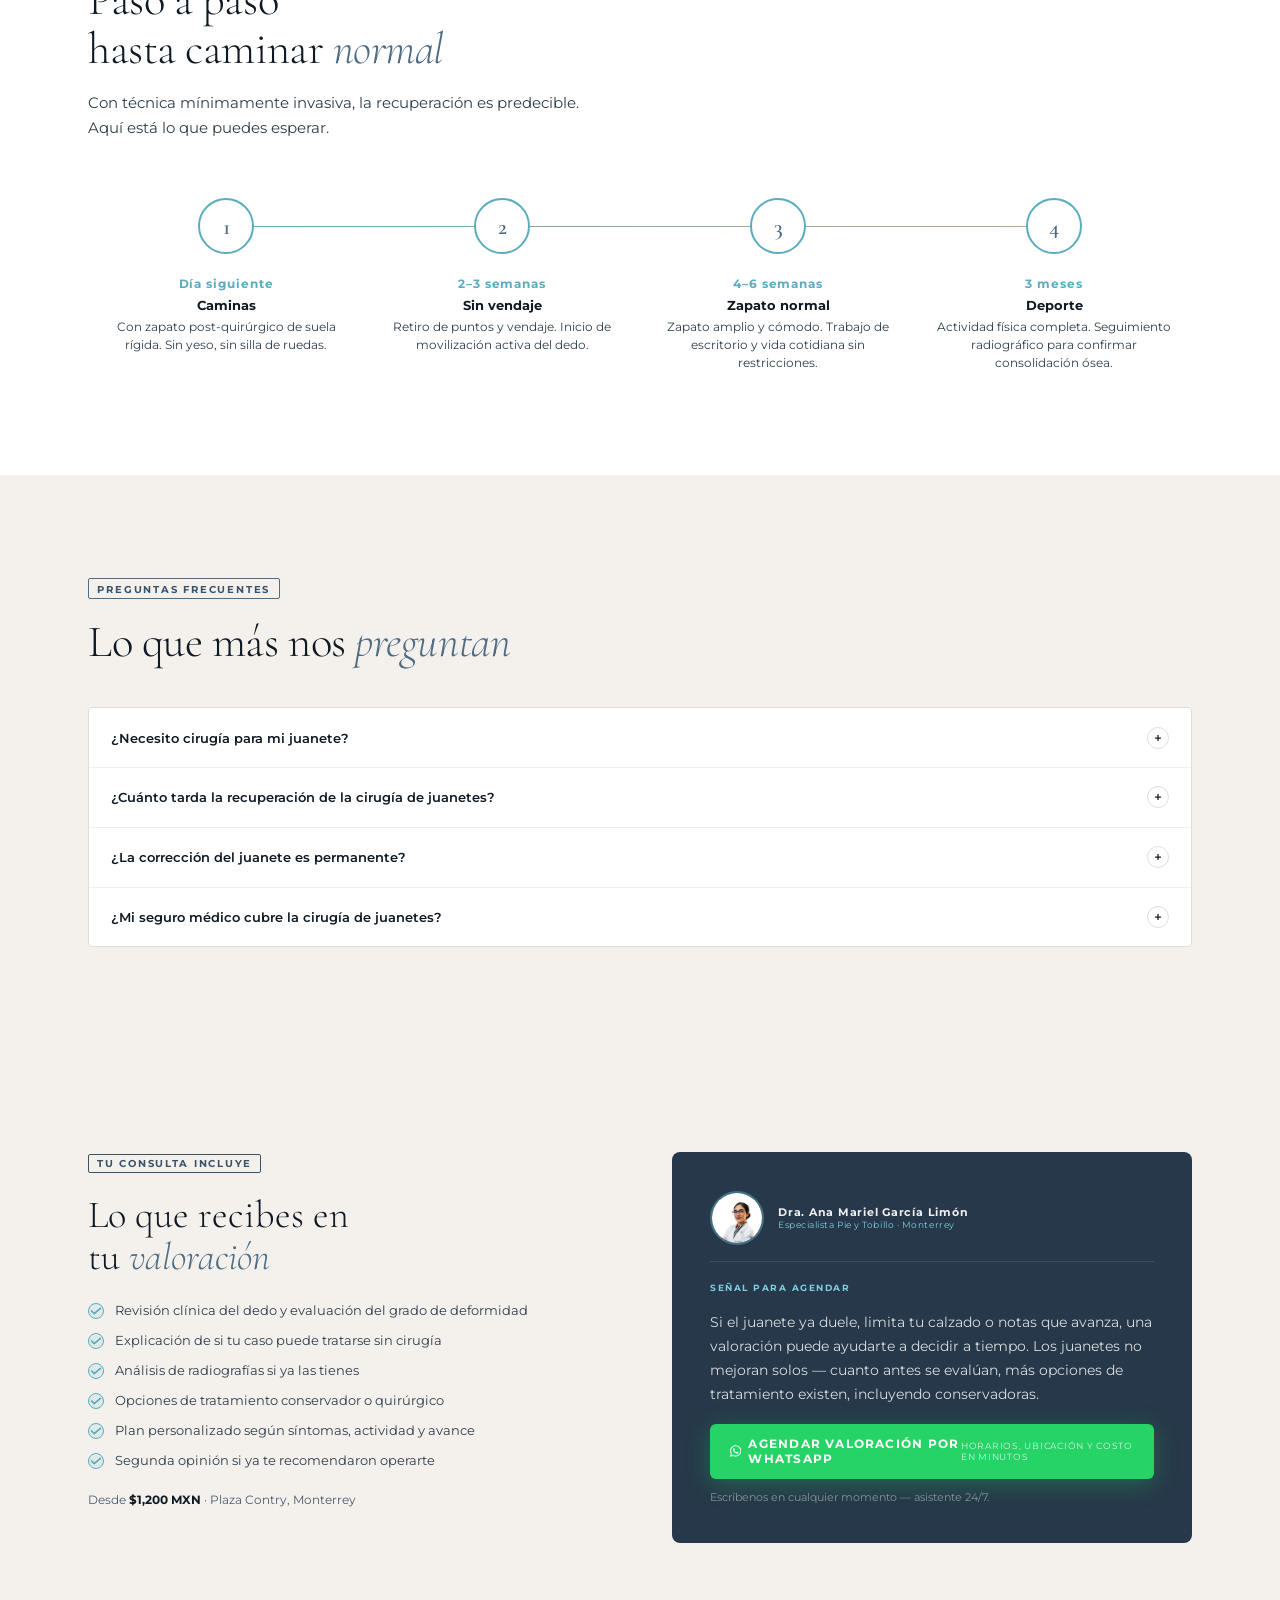
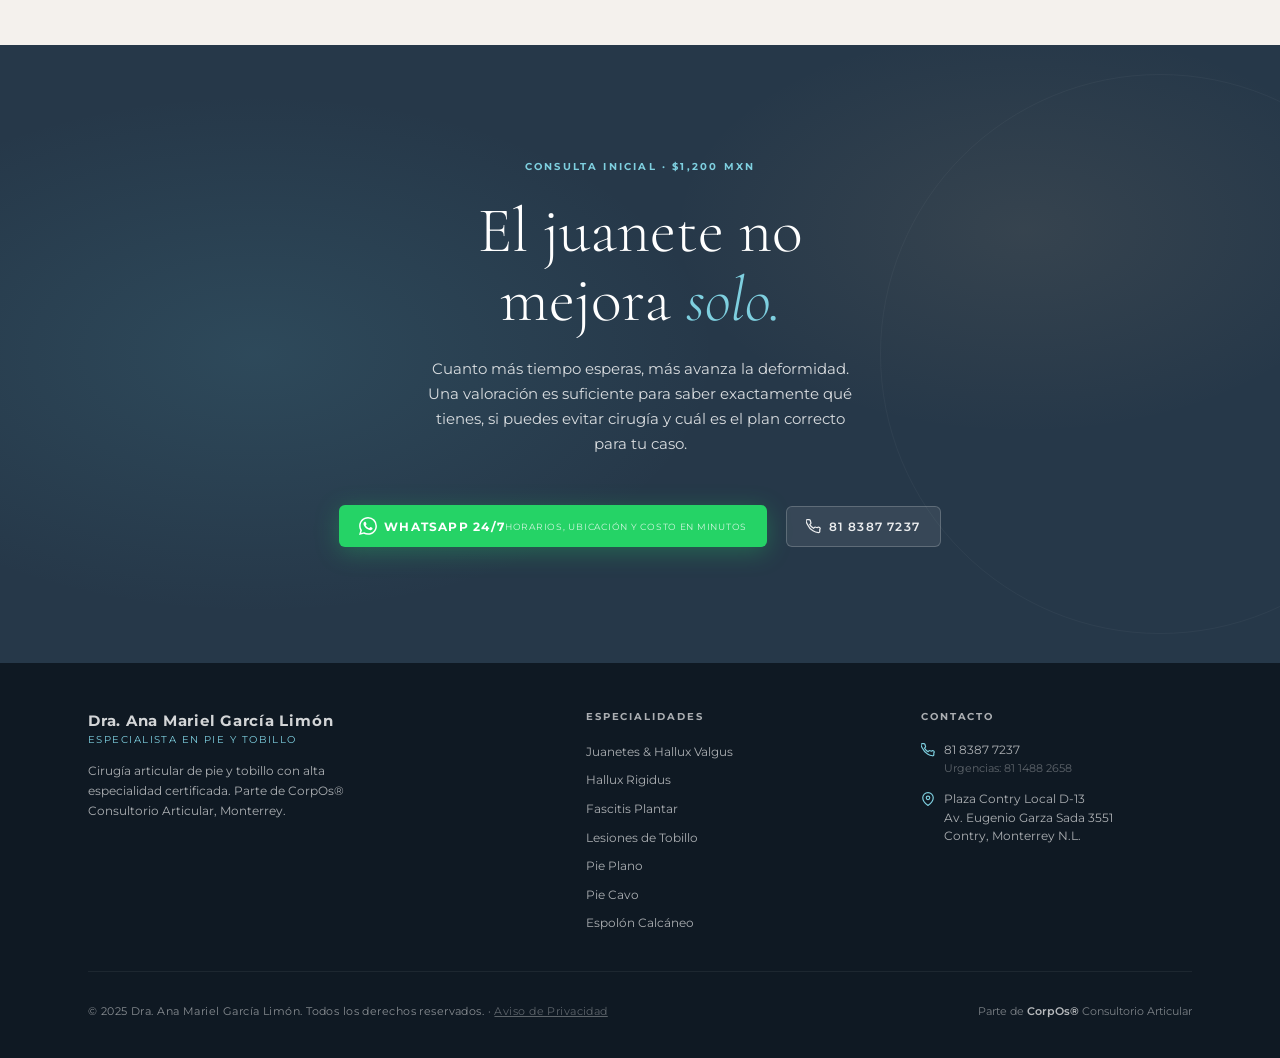
<file: juanetes.html>
<!DOCTYPE html>
<html lang="es">
<head>
<!-- Google Tag Manager -->
<script>(function(w,d,s,l,i){w[l]=w[l]||[];w[l].push({'gtm.start':
new Date().getTime(),event:'gtm.js'});var f=d.getElementsByTagName(s)[0],
j=d.createElement(s),dl=l!='dataLayer'?'&l='+l:'';j.async=true;j.src=
'https://www.googletagmanager.com/gtm.js?id='+i+dl;f.parentNode.insertBefore(j,f);
})(window,document,'script','dataLayer','GTM-NVMBLD84');</script>
<!-- End Google Tag Manager -->
<meta charset="UTF-8" />
  <meta name="viewport" content="width=device-width, initial-scale=1.0" />
  <title>Juanetes &amp; Hallux Valgus en Monterrey — Dra. Mariel García</title>
  <meta name="description" content="Tratamiento y cirugía de juanetes (hallux valgus) en Monterrey. Técnicas mínimamente invasivas, recuperación en 4–6 semanas. Dra. Ana Mariel García Limón." />
  <link rel="canonical" href="https://dramarielgarcia.com/juanetes.html" />
  <link rel="icon" type="image/svg+xml" href="favicon.svg" />
  <meta name="theme-color" content="#0F1923" />
  <meta property="og:type"        content="website" />
  <meta property="og:url"         content="https://dramarielgarcia.com/juanetes.html" />
  <meta property="og:title"       content="Juanetes &amp; Hallux Valgus en Monterrey — Dra. Mariel García" />
  <meta property="og:description" content="Tratamiento y cirugía de juanetes (hallux valgus) en Monterrey. Técnicas mínimamente invasivas, recuperación en 4–6 semanas." />
  <meta property="og:image"       content="https://dramarielgarcia.com/img/CropOs-70.jpg" />
  <meta property="og:locale"      content="es_MX" />
  <meta name="twitter:card"       content="summary_large_image" />
  <meta name="twitter:title"      content="Juanetes &amp; Hallux Valgus en Monterrey — Dra. Mariel García" />
  <meta name="twitter:description" content="Tratamiento y cirugía de juanetes (hallux valgus) en Monterrey. Técnicas mínimamente invasivas, recuperación en 4–6 semanas." />
  <meta name="twitter:image"      content="https://dramarielgarcia.com/img/CropOs-70.jpg" />
  <script type="application/ld+json">
  {
    "@context": "https://schema.org",
    "@graph": [
      {
        "@type": "MedicalWebPage",
        "name": "Juanetes & Hallux Valgus en Monterrey",
        "description": "Tratamiento y cirugía de juanetes (hallux valgus) en Monterrey. Técnicas mínimamente invasivas, recuperación en 4–6 semanas.",
        "url": "https://dramarielgarcia.com/juanetes.html",
        "about": {"@type":"MedicalCondition","name":"Hallux Valgus","alternateName":"Juanete","relevantSpecialty":"Orthopedic Surgery"},
        "author": {"@type":"Physician","name":"Dra. Ana Mariel García Limón","url":"https://dramarielgarcia.com"},
        "breadcrumb": {"@type":"BreadcrumbList","itemListElement":[{"@type":"ListItem","position":1,"name":"Inicio","item":"https://dramarielgarcia.com/"},{"@type":"ListItem","position":2,"name":"Juanetes & Hallux Valgus"}]}
      },
      {
        "@type": "FAQPage",
        "mainEntity": [
          {"@type":"Question","name":"¿Necesito cirugía para mi juanete?","acceptedAnswer":{"@type":"Answer","text":"No siempre. Muchos juanetes se controlan con plantillas, calzado adecuado y antiinflamatorios. La cirugía se indica cuando el dolor es constante, la deformidad afecta la calidad de vida o el tratamiento conservador fracasa."}},
          {"@type":"Question","name":"¿Cuánto tarda la recuperación de la cirugía de juanetes?","acceptedAnswer":{"@type":"Answer","text":"Con técnicas mínimamente invasivas, puedes caminar con zapato especial desde el día siguiente. Zapato normal en 4–6 semanas, actividad deportiva alrededor de los 3 meses."}},
          {"@type":"Question","name":"¿La corrección del juanete es permanente?","acceptedAnswer":{"@type":"Answer","text":"En la gran mayoría de casos, sí. Con la técnica adecuada y siguiendo las recomendaciones postoperatorias, la recurrencia es poco frecuente."}},
          {"@type":"Question","name":"¿Mi seguro médico cubre la cirugía de juanetes?","acceptedAnswer":{"@type":"Answer","text":"Depende de tu póliza. Trabajamos con GNP, AXA, MetLife, Bupa, Mapfre y Seguros Monterrey bajo modalidad de reembolso. Verificamos tu cobertura antes de la consulta, sin costo adicional."}}
        ]
      }
    ]
  }
  </script>
  <link rel="preconnect" href="https://fonts.googleapis.com" />
  <link rel="preconnect" href="https://fonts.gstatic.com" crossorigin />
  <link rel="preload" as="style" href="https://fonts.googleapis.com/css2?family=Montserrat:wght@400;500;600;700&family=Cormorant+Garamond:ital,wght@0,300;0,400;0,600;1,300;1,400;1,600&display=swap" onload="this.onload=null;this.rel='stylesheet'" />
  <noscript><link rel="stylesheet" href="https://fonts.googleapis.com/css2?family=Montserrat:wght@400;500;600;700&family=Cormorant+Garamond:ital,wght@0,300;0,400;0,600;1,300;1,400;1,600&display=swap" /></noscript>
  <link rel="stylesheet" href="styles.css" />
  <link rel="stylesheet" href="page-styles.css" />
</head>
<body>
<!-- Google Tag Manager (noscript) -->
<noscript><iframe src="https://www.googletagmanager.com/ns.html?id=GTM-NVMBLD84"
height="0" width="0" style="display:none;visibility:hidden"></iframe></noscript>
<!-- End Google Tag Manager (noscript) -->


<div id="cursor-dot"></div>
<div id="cursor-ring"></div>
<div class="grain"></div>

<!-- NAV -->
<nav class="nav" id="nav">
  <div class="nav-inner">
    <a href="index.html" class="nav-logo">
      <span class="nav-logo-name">Dra. Mariel García</span>
      <span class="nav-logo-sub">Pie &amp; Tobillo · Monterrey</span>
    </a>
    <ul class="nav-links">
      <li><a href="index.html#especialidades">Especialidades</a></li>
      <li><a href="index.html#sobre-mi">Sobre mí</a></li>
      <li><a href="index.html#consulta">Consulta</a></li>
      <li><a href="index.html#faq">FAQ</a></li>
      <li>
        <a href="https://wa.me/528261020782?text=Hola%2C%20quiero%20agendar%20una%20valoraci%C3%B3n%20con%20la%20Dra.%20Mariel.%20Tengo%20juanetes%20y%20quiero%20saber%20si%20necesito%20cirugia%20o%20hay%20otra%20opcion." target="_blank" class="nav-cta">
          <svg width="14" height="14" viewBox="0 0 24 24" fill="currentColor"><path d="M17.472 14.382c-.297-.149-1.758-.867-2.03-.967-.273-.099-.471-.148-.67.15-.197.297-.767.966-.94 1.164-.173.199-.347.223-.644.075-.297-.15-1.255-.463-2.39-1.475-.883-.788-1.48-1.761-1.653-2.059-.173-.297-.018-.458.13-.606.134-.133.298-.347.446-.52.149-.174.198-.298.298-.497.099-.198.05-.371-.025-.52-.075-.149-.669-1.612-.916-2.207-.242-.579-.487-.5-.669-.51-.173-.008-.371-.01-.57-.01-.198 0-.52.074-.792.372-.272.297-1.04 1.016-1.04 2.479 0 1.462 1.065 2.875 1.213 3.074.149.198 2.096 3.2 5.077 4.487.709.306 1.262.489 1.694.625.712.227 1.36.195 1.871.118.571-.085 1.758-.719 2.006-1.413.248-.694.248-1.289.173-1.413-.074-.124-.272-.198-.57-.347m-5.421 7.403h-.004a9.87 9.87 0 01-5.031-1.378l-.361-.214-3.741.982.998-3.648-.235-.374a9.86 9.86 0 01-1.51-5.26c.001-5.45 4.436-9.884 9.888-9.884 2.64 0 5.122 1.03 6.988 2.898a9.825 9.825 0 012.893 6.994c-.003 5.45-4.437 9.884-9.885 9.884m8.413-18.297A11.815 11.815 0 0012.05 0C5.495 0 .16 5.335.157 11.892c0 2.096.547 4.142 1.588 5.945L.057 24l6.305-1.654a11.882 11.882 0 005.683 1.448h.005c6.554 0 11.89-5.335 11.893-11.893a11.821 11.821 0 00-3.48-8.413z"/></svg>
          WhatsApp 24/7
        </a>
      </li>
    </ul>
    <button class="hamburger" id="hamburger" aria-label="Menú"><span></span><span></span><span></span></button>
  </div>
</nav>

<div class="mob-menu" id="mobMenu">
  <button class="mob-close" id="mobClose">✕</button>
  <a href="index.html#especialidades" onclick="closeMob()">Especialidades</a>
  <a href="index.html#sobre-mi" onclick="closeMob()">Sobre mí</a>
  <a href="index.html#consulta" onclick="closeMob()">Consulta</a>
  <a href="index.html#faq" onclick="closeMob()">FAQ</a>
  <a href="https://wa.me/528261020782" target="_blank" style="color:var(--wa)">📱 WhatsApp 24/7</a>
</div>

<!-- HERO -->
<section class="page-hero">
  <div class="container">
    <a href="index.html" class="hero-back reveal">
      <svg width="14" height="14" viewBox="0 0 24 24" fill="none" stroke="currentColor" stroke-width="2.5" stroke-linecap="round"><path d="M19 12H5M12 5l-7 7 7 7"/></svg>
      Volver al inicio
    </a>
    <span class="page-tag reveal d1">Juanetes · Hallux Valgus · Especialista Pie y Tobillo · Monterrey</span>
    <h1 class="page-h1 reveal d1">¿Tu juanete ya duele<br/>o limita tu <em>calzado?</em></h1>
    <p class="page-lead reveal d2">Conoce si tu juanete puede tratarse sin cirugía o si ya requiere corrección. <strong>No todos los juanetes necesitan operación</strong> — una valoración con especialista en pie y tobillo define el mejor camino según tu caso.</p>
    <div class="hero-ctas reveal d3">
      <a href="https://wa.me/528261020782?text=Hola%2C%20quiero%20agendar%20una%20valoraci%C3%B3n%20con%20la%20Dra.%20Mariel.%20Tengo%20juanetes%20y%20quiero%20saber%20si%20necesito%20cirugia%20o%20hay%20otra%20opcion." target="_blank" class="btn-wa">
        <span class="btn-wa-label">
          <svg width="16" height="16" viewBox="0 0 24 24" fill="currentColor"><path d="M17.472 14.382c-.297-.149-1.758-.867-2.03-.967-.273-.099-.471-.148-.67.15-.197.297-.767.966-.94 1.164-.173.199-.347.223-.644.075-.297-.15-1.255-.463-2.39-1.475-.883-.788-1.48-1.761-1.653-2.059-.173-.297-.018-.458.13-.606.134-.133.298-.347.446-.52.149-.174.198-.298.298-.497.099-.198.05-.371-.025-.52-.075-.149-.669-1.612-.916-2.207-.242-.579-.487-.5-.669-.51-.173-.008-.371-.01-.57-.01-.198 0-.52.074-.792.372-.272.297-1.04 1.016-1.04 2.479 0 1.462 1.065 2.875 1.213 3.074.149.198 2.096 3.2 5.077 4.487.709.306 1.262.489 1.694.625.712.227 1.36.195 1.871.118.571-.085 1.758-.719 2.006-1.413.248-.694.248-1.289.173-1.413-.074-.124-.272-.198-.57-.347m-5.421 7.403h-.004a9.87 9.87 0 01-5.031-1.378l-.361-.214-3.741.982.998-3.648-.235-.374a9.86 9.86 0 01-1.51-5.26c.001-5.45 4.436-9.884 9.888-9.884 2.64 0 5.122 1.03 6.988 2.898a9.825 9.825 0 012.893 6.994c-.003 5.45-4.437 9.884-9.885 9.884m8.413-18.297A11.815 11.815 0 0012.05 0C5.495 0 .16 5.335.157 11.892c0 2.096.547 4.142 1.588 5.945L.057 24l6.305-1.654a11.882 11.882 0 005.683 1.448h.005c6.554 0 11.89-5.335 11.893-11.893a11.821 11.821 0 00-3.48-8.413z"/></svg>
          Agendar valoración por WhatsApp
        </span>
        <span class="btn-wa-sub">Horarios, ubicación y costo en minutos</span>
      </a>
      <a href="tel:8183877237" class="btn-tel">
        <svg width="14" height="14" viewBox="0 0 24 24" fill="none" stroke="currentColor" stroke-width="2"><path d="M22 16.92v3a2 2 0 01-2.18 2 19.79 19.79 0 01-8.63-3.07A19.5 19.5 0 013.07 9.81 19.79 19.79 0 01.007 3.13 2 2 0 012 1h3a2 2 0 012 1.72c.127.96.361 1.903.7 2.81a2 2 0 01-.45 2.11L6.09 8.91a16 16 0 006 6l1.27-1.27a2 2 0 012.11-.45c.907.339 1.85.573 2.81.7A2 2 0 0122 16.92z"/></svg>
        81 8387 7237
      </a>
    </div>
    <div class="hero-agenda reveal d4">
      <p class="hero-agenda-label">Agenda una valoración si tienes:</p>
      <ul class="hero-agenda-list">
        <li>Juanete que ya duele al caminar o usar calzado normal</li>
        <li>Deformidad visible que notas que va avanzando</li>
        <li>Dificultad para encontrar calzado cómodo</li>
        <li>Quieres saber si necesitas cirugía o hay opciones conservadoras</li>
        <li>Ya te recomendaron operarte y quieres una segunda opinión</li>
      </ul>
    </div>
  </div>
</section>

<!-- DRA -->
<section class="dra-strip">
  <div class="container">
    <div class="dra-strip-grid reveal">
      <div class="dra-strip-img">
        <img src="img/CropOs-108.jpg" alt="Dra. Ana Mariel García Limón — Especialista en Pie y Tobillo Monterrey" loading="lazy" />
      </div>
      <div>
        <span class="dra-strip-tag">Especialista certificada</span>
        <h2 class="dra-strip-name">Dra. Ana Mariel <em>García Limón</em></h2>
        <p class="dra-strip-spec">Traumatología y Ortopedia · Alta especialidad en Cirugía de Pie y Tobillo</p>
        <p class="dra-strip-body">Especialista en pie y tobillo con consulta en Plaza Contry, Monterrey. Diagnóstico correcto para definir el tratamiento adecuado — conservador cuando es posible, cirugía solo cuando es necesaria.</p>
        <div class="dra-strip-creds">
          <span class="dra-strip-cred">UANL · Cédula 8963013</span>
          <span class="dra-strip-cred">Esp. 11679463</span>
          <span class="dra-strip-cred">Alta esp. Pie y Tobillo · ISSSTELEÓN</span>
          <span class="dra-strip-cred">Plaza Contry · Monterrey</span>
        </div>
      </div>
    </div>
  </div>
</section>

<!-- SÍNTOMAS -->
<section class="sintomas">
  <div class="container">
    <div class="reveal">
      <span class="tag">¿Cómo saber si tengo juanete?</span>
      <h2 class="sec-title">Señales que no<br/>debes <em>ignorar</em></h2>
    </div>
    <div class="sint-grid">
      <div class="sint-list">
        <div class="sint-item reveal d1">
          <div class="sint-num">01</div>
          <div class="sint-text"><strong>Protuberancia visible en la base del dedo gordo</strong>El hueso sobresale hacia adentro, lo que dificulta usar calzado normal y provoca rozaduras.</div>
        </div>
        <div class="sint-item reveal d2">
          <div class="sint-num">02</div>
          <div class="sint-text"><strong>Dolor al caminar o de pie prolongado</strong>Sensación de ardor, inflamación o rigidez en la articulación metatarsofalángica del primer dedo.</div>
        </div>
        <div class="sint-item reveal d3">
          <div class="sint-num">03</div>
          <div class="sint-text"><strong>Dificultad para encontrar calzado cómodo</strong>El zapato normal aprieta, y usar tacón se vuelve imposible o muy doloroso.</div>
        </div>
        <div class="sint-item reveal d4">
          <div class="sint-num">04</div>
          <div class="sint-text"><strong>Dedos vecinos afectados</strong>El dedo gordo empuja al segundo dedo, causando dedos en martillo o superposición.</div>
        </div>
      </div>
      <div class="info-box reveal d2">
        <div class="info-box-title">¿Qué es exactamente el hallux valgus?</div>
        <p class="info-box-body">Es la desviación lateral del primer dedo (dedo gordo) con prominencia medial del primer metatarsiano. Tiene componente genético importante, pero el calzado inadecuado —especialmente tacón y punta estrecha— acelera su progresión.</p>
        <p class="info-box-body">No todos los juanetes necesitan cirugía. El tratamiento conservador (plantillas, calzado adecuado, antiinflamatorios) puede controlar el dolor. La cirugía se indica cuando hay dolor constante, deformidad severa o afectación de calidad de vida.</p>
        <div class="info-stat">
          <div class="info-stat-item">
            <div class="info-stat-num">4–6</div>
            <div class="info-stat-label">Semanas de recuperación</div>
          </div>
          <div class="info-stat-item">
            <div class="info-stat-num">95%</div>
            <div class="info-stat-label">Satisfacción post-cirugía</div>
          </div>
          <div class="info-stat-item">
            <div class="info-stat-num">1 día</div>
            <div class="info-stat-label">Deambulación post-op</div>
          </div>
        </div>
      </div>
    </div>
  </div>
</section>

<!-- TRATAMIENTO -->
<section class="tratamiento">
  <div class="container">
    <div class="reveal">
      <span class="tag">Opciones de tratamiento</span>
      <h2 class="sec-title">El tratamiento<br/>correcto para <em>tu caso</em></h2>
      <p class="sec-body">No hay un solo procedimiento para todos. La decisión depende del grado de deformidad, tu nivel de actividad y los síntomas.</p>
    </div>
    <div class="trat-grid">
      <div class="trat-card reveal d1">
        <div class="trat-ico">
          <svg width="20" height="20" viewBox="0 0 24 24" fill="none" stroke="currentColor" stroke-width="1.8"><circle cx="12" cy="12" r="10"/><path d="M8 14s1.5 2 4 2 4-2 4-2M9 9h.01M15 9h.01"/></svg>
        </div>
        <div class="trat-name">Tratamiento conservador</div>
        <p class="trat-desc">Plantillas ortopédicas a medida, calzado con caja amplia, separadores de dedos y antiinflamatorios. Primera línea para deformidades leves o moderadas sin dolor severo.</p>
        <span class="trat-tag">Sin cirugía</span>
      </div>
      <div class="trat-card reveal d2">
        <div class="trat-ico">
          <svg width="20" height="20" viewBox="0 0 24 24" fill="none" stroke="currentColor" stroke-width="1.8"><path d="M12 22s8-4 8-10V5l-8-3-8 3v7c0 6 8 10 8 10z"/></svg>
        </div>
        <div class="trat-name">Cirugía mínimamente invasiva</div>
        <p class="trat-desc">Técnica percutánea con incisiones de 3–5 mm. Menor daño a tejidos, menos dolor post-operatorio y recuperación más rápida. Ideal para grados leve-moderado.</p>
        <span class="trat-tag">Recomendada</span>
      </div>
      <div class="trat-card reveal d3">
        <div class="trat-ico">
          <svg width="20" height="20" viewBox="0 0 24 24" fill="none" stroke="currentColor" stroke-width="1.8"><path d="M9 12l2 2 4-4m6 2a9 9 0 11-18 0 9 9 0 0118 0z"/></svg>
        </div>
        <div class="trat-name">Osteotomía abierta</div>
        <p class="trat-desc">Corrección quirúrgica convencional con osteotomía del primer metatarsiano. Indicada en deformidades severas o cuando se requiere corrección de múltiples estructuras.</p>
        <span class="trat-tag">Casos severos</span>
      </div>
      <div class="trat-card reveal d4">
        <div class="trat-ico">
          <svg width="20" height="20" viewBox="0 0 24 24" fill="none" stroke="currentColor" stroke-width="1.8"><path d="M4.5 12.5l3 3 8-8M19 21V5a2 2 0 00-2-2H7a2 2 0 00-2 2v16l3.5-2 3.5 2 3.5-2 3.5 2z"/></svg>
        </div>
        <div class="trat-name">Artrodesis metatarsofalángica</div>
        <p class="trat-desc">Fusión de la articulación para casos con artritis avanzada. Elimina el dolor de forma definitiva con pérdida mínima de funcionalidad para actividades cotidianas.</p>
        <span class="trat-tag">Artritis severa</span>
      </div>
    </div>
  </div>
</section>

<!-- RECUPERACIÓN -->
<section class="recuperacion">
  <div class="container">
    <div class="reveal">
      <span class="tag">Recuperación</span>
      <h2 class="sec-title">Paso a paso<br/>hasta caminar <em>normal</em></h2>
      <p class="sec-body">Con técnica mínimamente invasiva, la recuperación es predecible. Aquí está lo que puedes esperar.</p>
    </div>
    <div class="rec-timeline">
      <div class="rec-step reveal d1">
        <div class="rec-dot">1</div>
        <div class="rec-period">Día siguiente</div>
        <div class="rec-label">Caminas</div>
        <p class="rec-desc">Con zapato post-quirúrgico de suela rígida. Sin yeso, sin silla de ruedas.</p>
      </div>
      <div class="rec-step reveal d2">
        <div class="rec-dot">2</div>
        <div class="rec-period">2–3 semanas</div>
        <div class="rec-label">Sin vendaje</div>
        <p class="rec-desc">Retiro de puntos y vendaje. Inicio de movilización activa del dedo.</p>
      </div>
      <div class="rec-step reveal d3">
        <div class="rec-dot">3</div>
        <div class="rec-period">4–6 semanas</div>
        <div class="rec-label">Zapato normal</div>
        <p class="rec-desc">Zapato amplio y cómodo. Trabajo de escritorio y vida cotidiana sin restricciones.</p>
      </div>
      <div class="rec-step reveal d4">
        <div class="rec-dot">4</div>
        <div class="rec-period">3 meses</div>
        <div class="rec-label">Deporte</div>
        <p class="rec-desc">Actividad física completa. Seguimiento radiográfico para confirmar consolidación ósea.</p>
      </div>
    </div>
  </div>
</section>

<!-- FAQ -->
<section class="page-faq">
  <div class="container">
    <div class="reveal">
      <span class="tag">Preguntas frecuentes</span>
      <h2 class="sec-title">Lo que más nos <em>preguntan</em></h2>
    </div>
    <div class="page-faq-list">
      <div class="faq-item">
        <button class="faq-q" onclick="toggleFaq(this)" aria-expanded="false">
          ¿Necesito cirugía para mi juanete?
          <span class="faq-ico"><svg width="10" height="10" viewBox="0 0 24 24" fill="none" stroke="currentColor" stroke-width="3"><path d="M12 5v14M5 12h14"/></svg></span>
        </button>
        <div class="faq-a">No siempre. Muchos juanetes se controlan con plantillas, calzado adecuado y antiinflamatorios. La cirugía se indica cuando el dolor es constante, la deformidad afecta la calidad de vida o el tratamiento conservador fracasa.</div>
      </div>
      <div class="faq-item">
        <button class="faq-q" onclick="toggleFaq(this)" aria-expanded="false">
          ¿Cuánto tarda la recuperación de la cirugía de juanetes?
          <span class="faq-ico"><svg width="10" height="10" viewBox="0 0 24 24" fill="none" stroke="currentColor" stroke-width="3"><path d="M12 5v14M5 12h14"/></svg></span>
        </button>
        <div class="faq-a">Con técnicas mínimamente invasivas, puedes caminar con zapato especial desde el día siguiente. Zapato normal en 4–6 semanas, actividad deportiva alrededor de los 3 meses.</div>
      </div>
      <div class="faq-item">
        <button class="faq-q" onclick="toggleFaq(this)" aria-expanded="false">
          ¿La corrección del juanete es permanente?
          <span class="faq-ico"><svg width="10" height="10" viewBox="0 0 24 24" fill="none" stroke="currentColor" stroke-width="3"><path d="M12 5v14M5 12h14"/></svg></span>
        </button>
        <div class="faq-a">En la gran mayoría de casos, sí. Con la técnica adecuada y siguiendo las recomendaciones postoperatorias, la recurrencia es poco frecuente.</div>
      </div>
      <div class="faq-item">
        <button class="faq-q" onclick="toggleFaq(this)" aria-expanded="false">
          ¿Mi seguro médico cubre la cirugía de juanetes?
          <span class="faq-ico"><svg width="10" height="10" viewBox="0 0 24 24" fill="none" stroke="currentColor" stroke-width="3"><path d="M12 5v14M5 12h14"/></svg></span>
        </button>
        <div class="faq-a">Depende de tu póliza. Trabajamos con GNP, AXA, MetLife, Bupa, Mapfre y Seguros Monterrey bajo modalidad de reembolso. Verificamos tu cobertura antes de la consulta, sin costo adicional.</div>
      </div>
    </div>
  </div>
</section>

<!-- VALORACIÓN + URGENCIA -->
<section class="valoracion-bloque">
  <div class="container">
    <div class="val-grid">
      <div class="val-incluye reveal">
        <span class="val-incluye-label">Tu consulta incluye</span>
        <h2 class="val-title">Lo que recibes en<br/>tu <em>valoración</em></h2>
        <ul class="val-checklist">
          <li>Revisión clínica del dedo y evaluación del grado de deformidad</li>
          <li>Explicación de si tu caso puede tratarse sin cirugía</li>
          <li>Análisis de radiografías si ya las tienes</li>
          <li>Opciones de tratamiento conservador o quirúrgico</li>
          <li>Plan personalizado según síntomas, actividad y avance</li>
          <li>Segunda opinión si ya te recomendaron operarte</li>
        </ul>
        <p class="val-price">Desde <strong>$1,200 MXN</strong> · Plaza Contry, Monterrey</p>
      </div>
      <div class="val-urgencia reveal d2">
        <div class="val-dra-card">
          <img src="img/CropOs-108.jpg" alt="Dra. Ana Mariel García Limón" loading="lazy" />
          <div>
            <div class="val-dra-card-name">Dra. Ana Mariel García Limón</div>
            <div class="val-dra-card-spec">Especialista Pie y Tobillo · Monterrey</div>
          </div>
        </div>
        <p class="val-urg-label">Señal para agendar</p>
        <p class="val-urg-text">Si el juanete ya duele, limita tu calzado o notas que avanza, una valoración puede ayudarte a decidir a tiempo. Los juanetes no mejoran solos — cuanto antes se evalúan, más opciones de tratamiento existen, incluyendo conservadoras.</p>
        <a href="https://wa.me/528261020782?text=Hola%2C%20quiero%20agendar%20una%20valoraci%C3%B3n%20con%20la%20Dra.%20Mariel.%20Tengo%20juanetes%20y%20quiero%20saber%20si%20necesito%20cirugia%20o%20hay%20otra%20opcion." target="_blank" class="btn-wa">
          <span class="btn-wa-label"><svg width="16" height="16" viewBox="0 0 24 24" fill="currentColor"><path d="M17.472 14.382c-.297-.149-1.758-.867-2.03-.967-.273-.099-.471-.148-.67.15-.197.297-.767.966-.94 1.164-.173.199-.347.223-.644.075-.297-.15-1.255-.463-2.39-1.475-.883-.788-1.48-1.761-1.653-2.059-.173-.297-.018-.458.13-.606.134-.133.298-.347.446-.52.149-.174.198-.298.298-.497.099-.198.05-.371-.025-.52-.075-.149-.669-1.612-.916-2.207-.242-.579-.487-.5-.669-.51-.173-.008-.371-.01-.57-.01-.198 0-.52.074-.792.372-.272.297-1.04 1.016-1.04 2.479 0 1.462 1.065 2.875 1.213 3.074.149.198 2.096 3.2 5.077 4.487.709.306 1.262.489 1.694.625.712.227 1.36.195 1.871.118.571-.085 1.758-.719 2.006-1.413.248-.694.248-1.289.173-1.413-.074-.124-.272-.198-.57-.347m-5.421 7.403h-.004a9.87 9.87 0 01-5.031-1.378l-.361-.214-3.741.982.998-3.648-.235-.374a9.86 9.86 0 01-1.51-5.26c.001-5.45 4.436-9.884 9.888-9.884 2.64 0 5.122 1.03 6.988 2.898a9.825 9.825 0 012.893 6.994c-.003 5.45-4.437 9.884-9.885 9.884m8.413-18.297A11.815 11.815 0 0012.05 0C5.495 0 .16 5.335.157 11.892c0 2.096.547 4.142 1.588 5.945L.057 24l6.305-1.654a11.882 11.882 0 005.683 1.448h.005c6.554 0 11.89-5.335 11.893-11.893a11.821 11.821 0 00-3.48-8.413z"/></svg>Agendar valoración por WhatsApp</span>
          <span class="btn-wa-sub">Horarios, ubicación y costo en minutos</span>
        </a>
        <p class="val-urg-micro">Escríbenos en cualquier momento — asistente 24/7.</p>
      </div>
    </div>
  </div>
</section>

<!-- CTA -->
<section class="cta-final">
  <div class="cta-ring"></div>
  <div class="container">
    <div class="cta-inner reveal">
      <p class="cta-eyebrow">Consulta inicial · $1,200 MXN</p>
      <h2 class="cta-h2">El juanete no<br/>mejora <em>solo.</em></h2>
      <p class="cta-sub">Cuanto más tiempo esperas, más avanza la deformidad. Una valoración es suficiente para saber exactamente qué tienes, si puedes evitar cirugía y cuál es el plan correcto para tu caso.</p>
      <div class="cta-btns">
        <a href="https://wa.me/528261020782?text=Hola%2C%20quiero%20agendar%20consulta%20por%20juanetes%20con%20la%20Dra.%20Mariel" target="_blank" class="btn-wa">
          <span class="btn-wa-label">
            <svg width="18" height="18" viewBox="0 0 24 24" fill="currentColor"><path d="M17.472 14.382c-.297-.149-1.758-.867-2.03-.967-.273-.099-.471-.148-.67.15-.197.297-.767.966-.94 1.164-.173.199-.347.223-.644.075-.297-.15-1.255-.463-2.39-1.475-.883-.788-1.48-1.761-1.653-2.059-.173-.297-.018-.458.13-.606.134-.133.298-.347.446-.52.149-.174.198-.298.298-.497.099-.198.05-.371-.025-.52-.075-.149-.669-1.612-.916-2.207-.242-.579-.487-.5-.669-.51-.173-.008-.371-.01-.57-.01-.198 0-.52.074-.792.372-.272.297-1.04 1.016-1.04 2.479 0 1.462 1.065 2.875 1.213 3.074.149.198 2.096 3.2 5.077 4.487.709.306 1.262.489 1.694.625.712.227 1.36.195 1.871.118.571-.085 1.758-.719 2.006-1.413.248-.694.248-1.289.173-1.413-.074-.124-.272-.198-.57-.347m-5.421 7.403h-.004a9.87 9.87 0 01-5.031-1.378l-.361-.214-3.741.982.998-3.648-.235-.374a9.86 9.86 0 01-1.51-5.26c.001-5.45 4.436-9.884 9.888-9.884 2.64 0 5.122 1.03 6.988 2.898a9.825 9.825 0 012.893 6.994c-.003 5.45-4.437 9.884-9.885 9.884m8.413-18.297A11.815 11.815 0 0012.05 0C5.495 0 .16 5.335.157 11.892c0 2.096.547 4.142 1.588 5.945L.057 24l6.305-1.654a11.882 11.882 0 005.683 1.448h.005c6.554 0 11.89-5.335 11.893-11.893a11.821 11.821 0 00-3.48-8.413z"/></svg>
            WhatsApp 24/7
          </span>
          <span class="btn-wa-sub">Horarios, ubicación y costo en minutos</span>
        </a>
        <a href="tel:8183877237" class="btn-tel btn-tel-dark">
          <svg width="15" height="15" viewBox="0 0 24 24" fill="none" stroke="currentColor" stroke-width="2"><path d="M22 16.92v3a2 2 0 01-2.18 2 19.79 19.79 0 01-8.63-3.07A19.5 19.5 0 013.07 9.81 19.79 19.79 0 01.007 3.13 2 2 0 012 1h3a2 2 0 012 1.72c.127.96.361 1.903.7 2.81a2 2 0 01-.45 2.11L6.09 8.91a16 16 0 006 6l1.27-1.27a2 2 0 012.11-.45c.907.339 1.85.573 2.81.7A2 2 0 0122 16.92z"/></svg>
          81 8387 7237
        </a>
      </div>
    </div>
  </div>
</section>

<!-- FOOTER -->
<footer class="footer">
  <div class="container">
    <div class="footer-grid">
      <div>
        <div class="footer-brand-name">Dra. Ana Mariel García Limón</div>
        <div class="footer-brand-spec">Especialista en Pie y Tobillo</div>
        <p class="footer-brand-desc">Cirugía articular de pie y tobillo con alta especialidad certificada. Parte de CorpOs® Consultorio Articular, Monterrey.</p>
      </div>
      <div>
        <div class="footer-col-h">Especialidades</div>
        <ul class="footer-links">
          <li><a href="juanetes.html">Juanetes &amp; Hallux Valgus</a></li>
          <li><a href="hallux-rigidus.html">Hallux Rigidus</a></li>
          <li><a href="fascitis-plantar.html">Fascitis Plantar</a></li>
          <li><a href="lesiones-tobillo.html">Lesiones de Tobillo</a></li>
          <li><a href="pie-plano.html">Pie Plano</a></li>
          <li><a href="pie-cavo.html">Pie Cavo</a></li>
          <li><a href="espolon-calcaneo.html">Espolón Calcáneo</a></li>
        </ul>
      </div>
      <div>
        <div class="footer-col-h">Contacto</div>
        <div class="footer-contact">
          <div class="footer-ci">
            <svg width="14" height="14" viewBox="0 0 24 24" fill="none" stroke="currentColor" stroke-width="2"><path d="M22 16.92v3a2 2 0 01-2.18 2 19.79 19.79 0 01-8.63-3.07A19.5 19.5 0 013.07 9.81 19.79 19.79 0 01.007 3.13 2 2 0 012 1h3a2 2 0 012 1.72c.127.96.361 1.903.7 2.81a2 2 0 01-.45 2.11L6.09 8.91a16 16 0 006 6l1.27-1.27a2 2 0 012.11-.45c.907.339 1.85.573 2.81.7A2 2 0 0122 16.92z"/></svg>
            <span>81 8387 7237<br/><span style="opacity:.5;font-size:.7rem">Urgencias: 81 1488 2658</span></span>
          </div>
          <div class="footer-ci">
            <svg width="14" height="14" viewBox="0 0 24 24" fill="none" stroke="currentColor" stroke-width="2"><path d="M21 10c0 7-9 13-9 13s-9-6-9-13a9 9 0 0118 0z"/><circle cx="12" cy="10" r="3"/></svg>
            <span>Plaza Contry Local D-13<br/>Av. Eugenio Garza Sada 3551<br/>Contry, Monterrey N.L.</span>
          </div>
        </div>
      </div>
    </div>
    <div class="footer-bottom">
      <p class="footer-copy">© 2025 Dra. Ana Mariel García Limón. Todos los derechos reservados. · <a href="privacidad.html" style="opacity:.65;text-decoration:underline;color:inherit">Aviso de Privacidad</a></p>
      <p class="footer-brand-tag">Parte de <span>CorpOs®</span> Consultorio Articular</p>
    </div>
  </div>
</footer>

<!-- WA FLOAT -->
<a href="https://wa.me/528261020782?text=Hola%2C%20quiero%20agendar%20una%20valoraci%C3%B3n%20con%20la%20Dra.%20Mariel.%20Tengo%20juanetes%20y%20quiero%20saber%20si%20necesito%20cirugia%20o%20hay%20otra%20opcion." target="_blank" class="wa-float" aria-label="WhatsApp 24/7">
  <div class="wa-float-badge"></div>
  <div class="wa-tooltip">Bot disponible 24/7</div>
  <svg width="26" height="26" viewBox="0 0 24 24" fill="currentColor"><path d="M17.472 14.382c-.297-.149-1.758-.867-2.03-.967-.273-.099-.471-.148-.67.15-.197.297-.767.966-.94 1.164-.173.199-.347.223-.644.075-.297-.15-1.255-.463-2.39-1.475-.883-.788-1.48-1.761-1.653-2.059-.173-.297-.018-.458.13-.606.134-.133.298-.347.446-.52.149-.174.198-.298.298-.497.099-.198.05-.371-.025-.52-.075-.149-.669-1.612-.916-2.207-.242-.579-.487-.5-.669-.51-.173-.008-.371-.01-.57-.01-.198 0-.52.074-.792.372-.272.297-1.04 1.016-1.04 2.479 0 1.462 1.065 2.875 1.213 3.074.149.198 2.096 3.2 5.077 4.487.709.306 1.262.489 1.694.625.712.227 1.36.195 1.871.118.571-.085 1.758-.719 2.006-1.413.248-.694.248-1.289.173-1.413-.074-.124-.272-.198-.57-.347m-5.421 7.403h-.004a9.87 9.87 0 01-5.031-1.378l-.361-.214-3.741.982.998-3.648-.235-.374a9.86 9.86 0 01-1.51-5.26c.001-5.45 4.436-9.884 9.888-9.884 2.64 0 5.122 1.03 6.988 2.898a9.825 9.825 0 012.893 6.994c-.003 5.45-4.437 9.884-9.885 9.884m8.413-18.297A11.815 11.815 0 0012.05 0C5.495 0 .16 5.335.157 11.892c0 2.096.547 4.142 1.588 5.945L.057 24l6.305-1.654a11.882 11.882 0 005.683 1.448h.005c6.554 0 11.89-5.335 11.893-11.893a11.821 11.821 0 00-3.48-8.413z"/></svg>
</a>

<script src="scripts.js" defer></script>
</body>
</html>
</file>
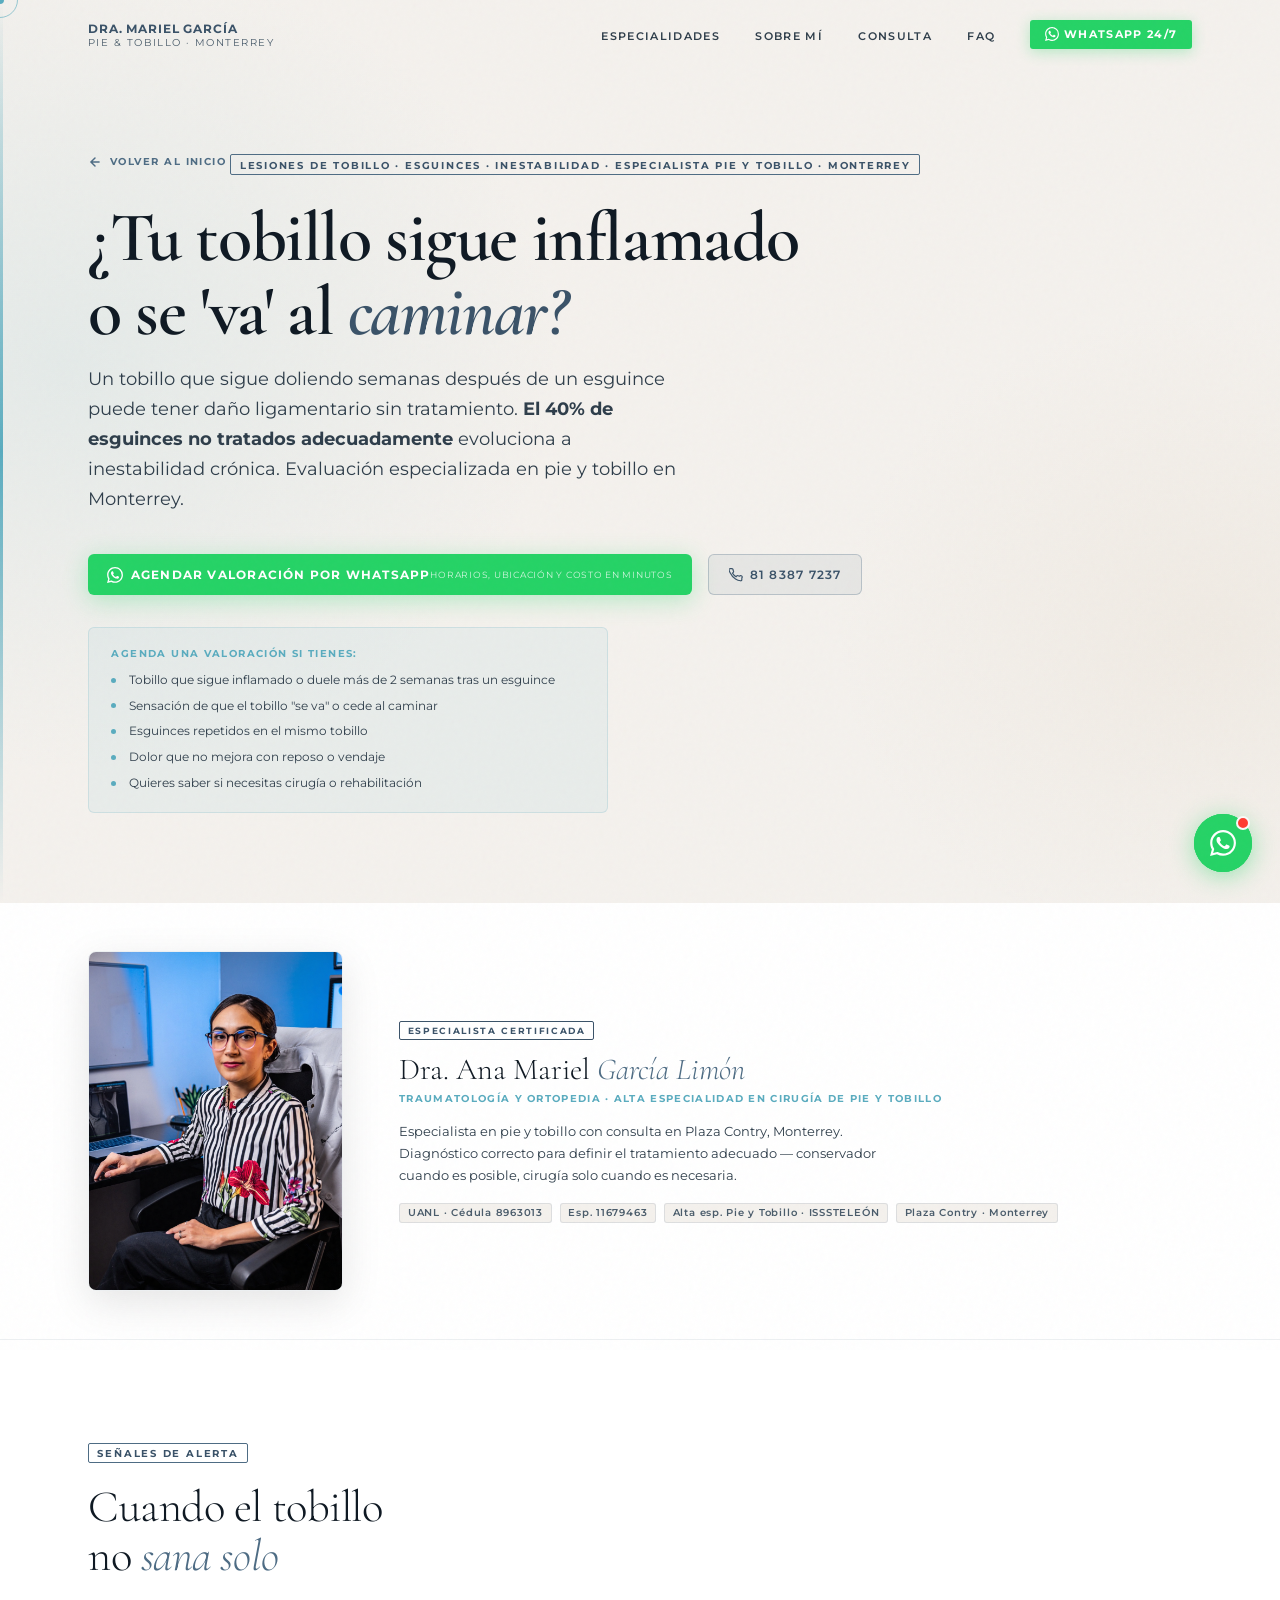
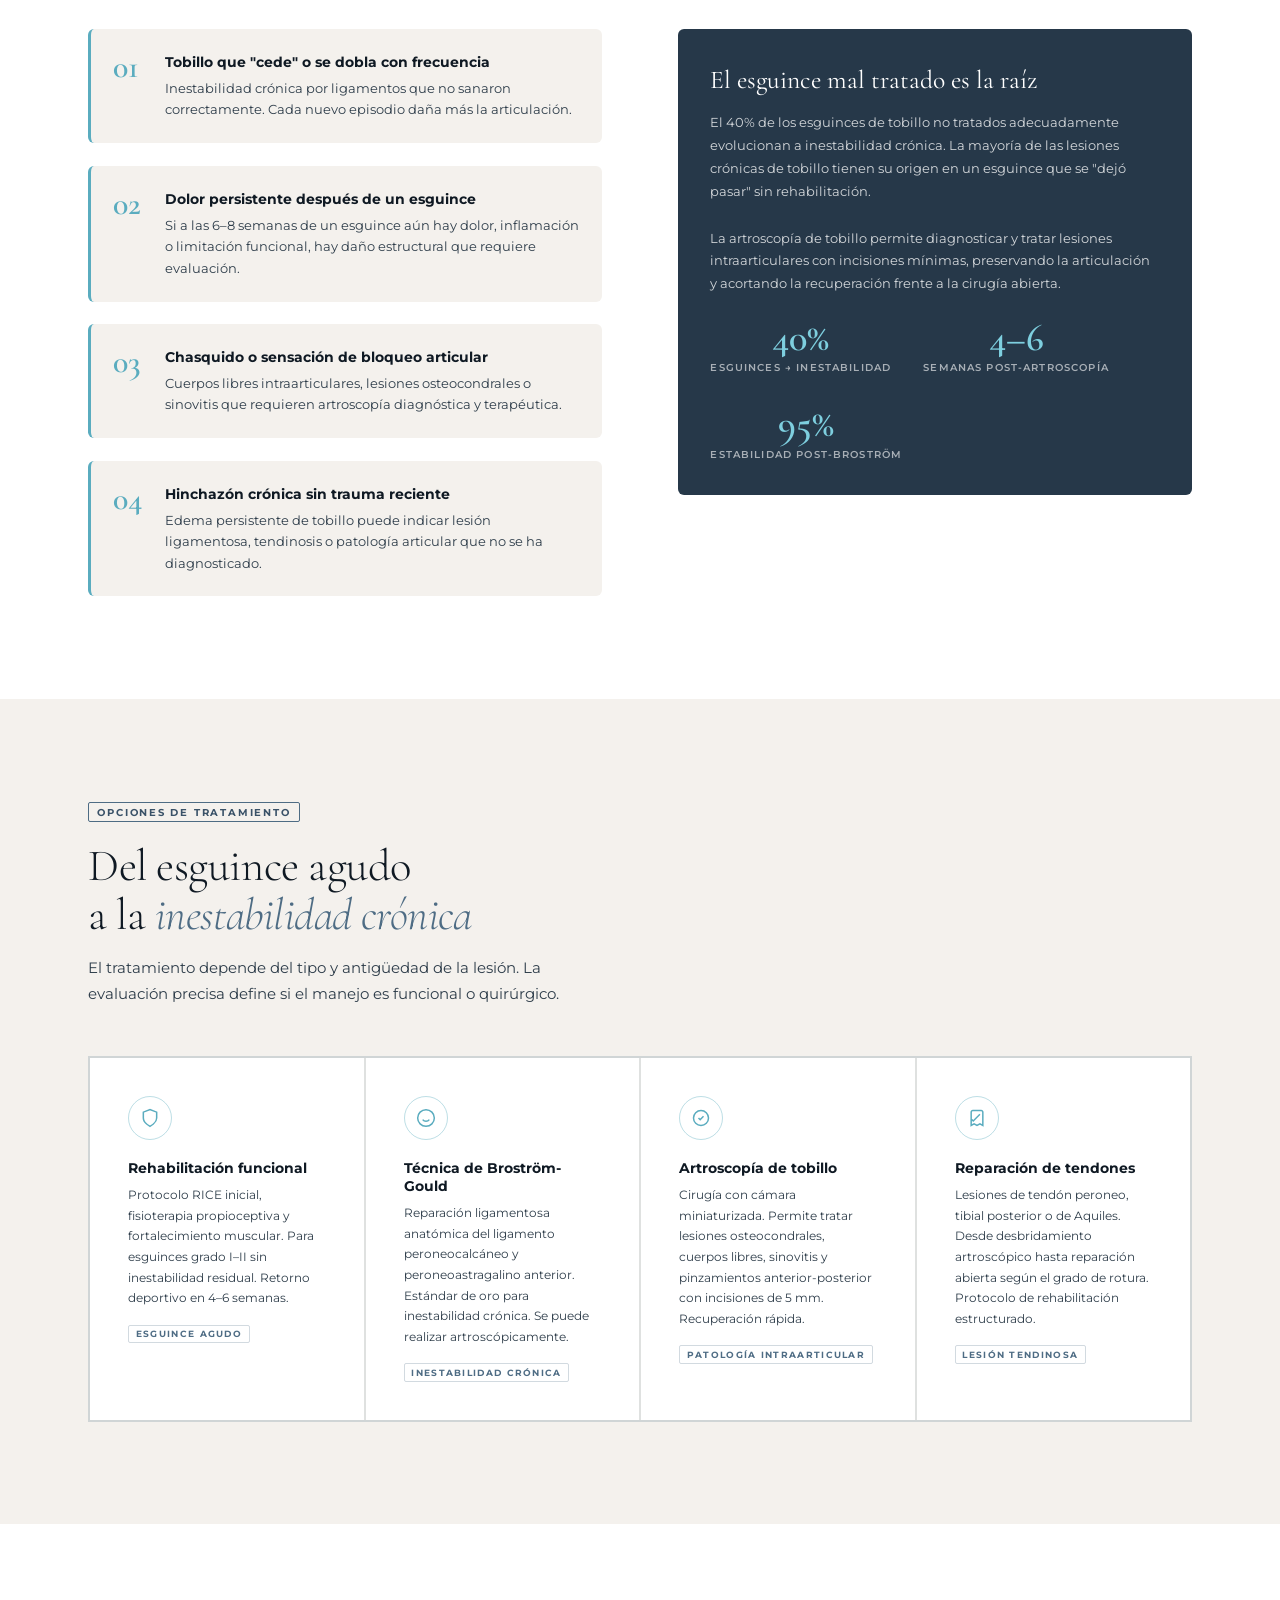
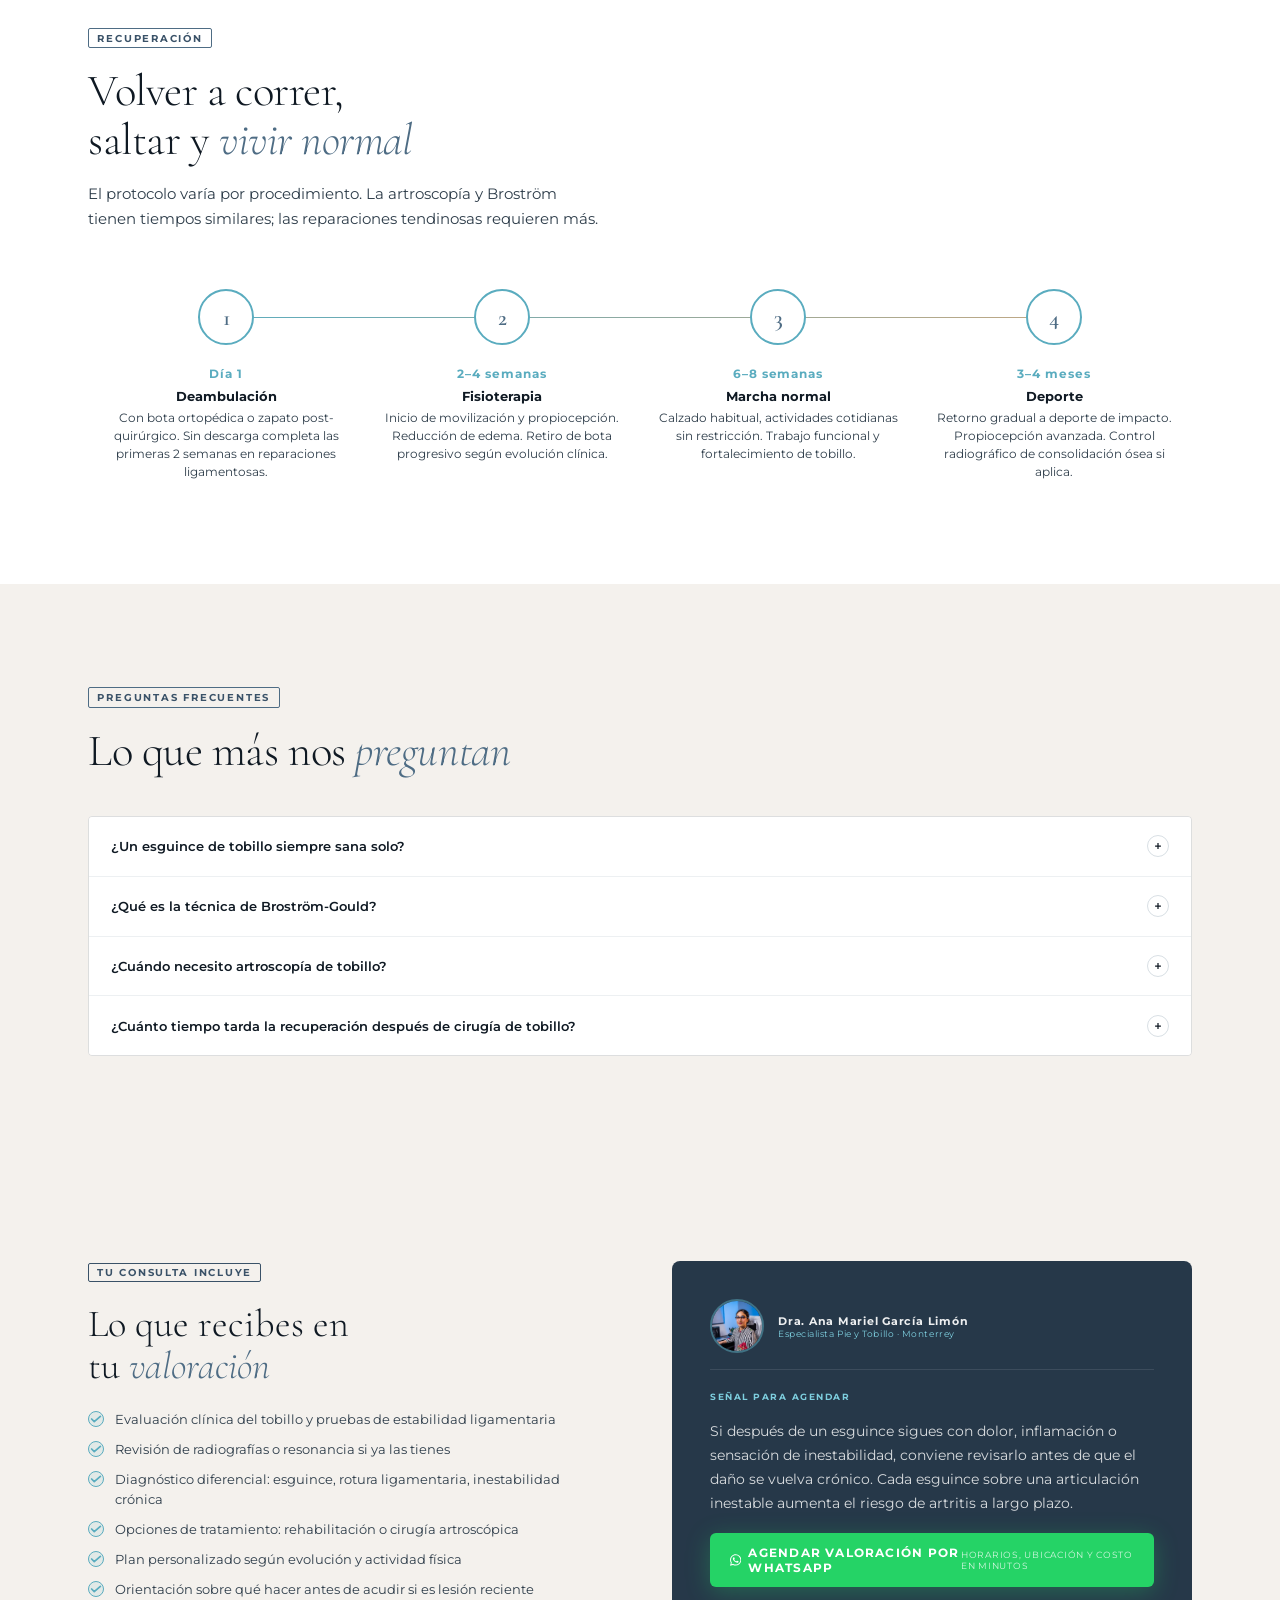
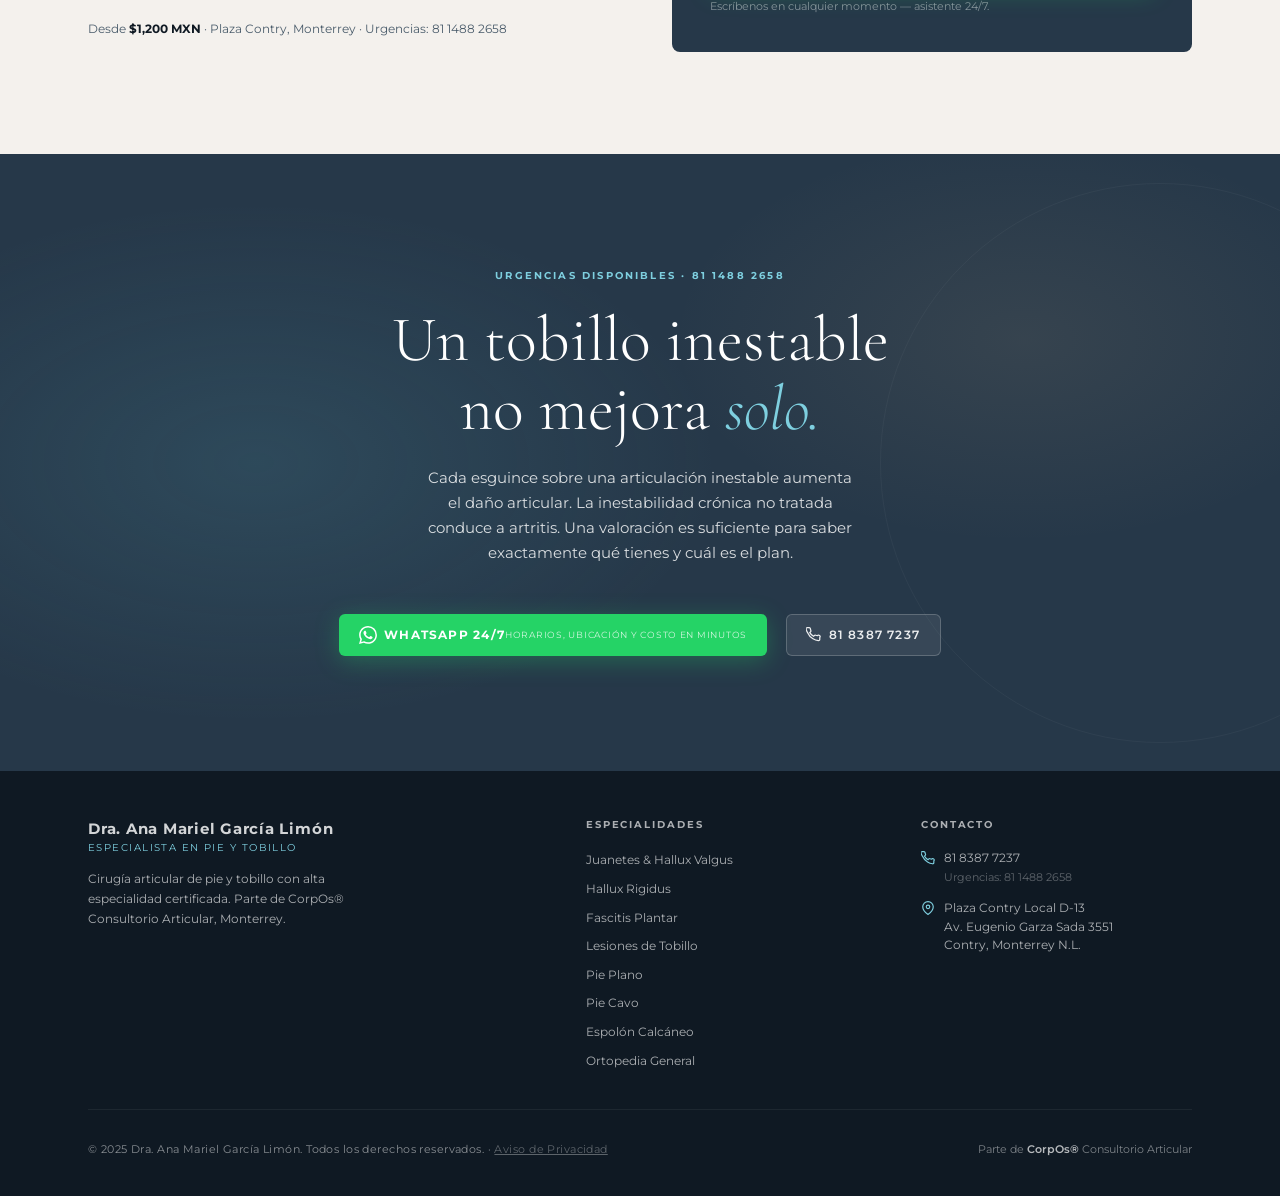
<file: lesiones-tobillo.html>
<!DOCTYPE html>
<html lang="es">
<head>
<!-- Google Tag Manager -->
<script>(function(w,d,s,l,i){w[l]=w[l]||[];w[l].push({'gtm.start':
new Date().getTime(),event:'gtm.js'});var f=d.getElementsByTagName(s)[0],
j=d.createElement(s),dl=l!='dataLayer'?'&l='+l:'';j.async=true;j.src=
'https://www.googletagmanager.com/gtm.js?id='+i+dl;f.parentNode.insertBefore(j,f);
})(window,document,'script','dataLayer','GTM-NVMBLD84');</script>
<!-- End Google Tag Manager -->
<meta charset="UTF-8" />
  <meta name="viewport" content="width=device-width, initial-scale=1.0" />
  <title>Lesiones de Tobillo en Monterrey — Dra. Mariel García</title>
  <meta name="description" content="Tratamiento de esguinces, inestabilidad crónica de tobillo y lesiones ligamentosas en Monterrey. Dra. Ana Mariel García Limón, especialista en pie y tobillo." />
  <link rel="canonical" href="https://dramarielgarcia.com/lesiones-tobillo.html" />
  <link rel="icon" type="image/svg+xml" href="favicon.svg" />
  <meta name="theme-color" content="#0F1923" />
  <meta property="og:type" content="website" />
  <meta property="og:url" content="https://dramarielgarcia.com/lesiones-tobillo.html" />
  <meta property="og:title" content="Lesiones de Tobillo en Monterrey — Dra. Mariel García" />
  <meta property="og:description" content="Esguinces, inestabilidad crónica y artroscopía de tobillo. 95% estabilidad con técnica Broström-Gould. Urgencias disponibles. Dra. Ana Mariel García Limón." />
  <meta property="og:image" content="https://dramarielgarcia.com/img/CropOs-70.jpg" />
  <meta property="og:locale" content="es_MX" />
  <meta name="twitter:card" content="summary_large_image" />
  <meta name="twitter:title" content="Lesiones de Tobillo en Monterrey — Dra. Mariel García" />
  <meta name="twitter:description" content="Esguinces, inestabilidad crónica y artroscopía de tobillo. 95% estabilidad con técnica Broström-Gould. Urgencias disponibles. Dra. Ana Mariel García Limón." />
  <meta name="twitter:image" content="https://dramarielgarcia.com/img/CropOs-70.jpg" />
  <script type="application/ld+json">
  {
    "@context": "https://schema.org",
    "@graph": [
      {
        "@type": "MedicalWebPage",
        "name": "Lesiones de Tobillo en Monterrey",
        "description": "Tratamiento de esguinces, inestabilidad crónica de tobillo y lesiones ligamentosas en Monterrey. Dra. Ana Mariel García Limón.",
        "url": "https://dramarielgarcia.com/lesiones-tobillo.html",
        "about": {"@type":"MedicalCondition","name":"Lesiones de Tobillo","alternateName":"Ankle Injuries","relevantSpecialty":"Orthopedic Surgery"},
        "author": {"@type":"Physician","name":"Dra. Ana Mariel García Limón","url":"https://dramarielgarcia.com"},
        "breadcrumb": {"@type":"BreadcrumbList","itemListElement":[{"@type":"ListItem","position":1,"name":"Inicio","item":"https://dramarielgarcia.com/"},{"@type":"ListItem","position":2,"name":"Lesiones de Tobillo"}]}
      },
      {
        "@type": "FAQPage",
        "mainEntity": [
          {"@type":"Question","name":"¿Un esguince de tobillo siempre sana solo?","acceptedAnswer":{"@type":"Answer","text":"No. El 40% de los esguinces no tratados adecuadamente evolucionan a inestabilidad crónica. Si a las 6–8 semanas aún hay dolor, inflamación o el tobillo cede al caminar, es necesaria una evaluación especializada."}},
          {"@type":"Question","name":"¿Qué es la técnica de Broström-Gould?","acceptedAnswer":{"@type":"Answer","text":"Es la reparación ligamentosa anatómica del tobillo. Reconstruye los ligamentos dañados en su posición original. Tiene 95% de tasa de estabilidad y puede realizarse por artroscopía. Es el estándar de oro para inestabilidad crónica de tobillo."}},
          {"@type":"Question","name":"¿Cuándo necesito artroscopía de tobillo?","acceptedAnswer":{"@type":"Answer","text":"Cuando hay lesiones intraarticulares como cuerpos libres, lesiones osteocondrales, sinovitis o pinzamientos que no responden al tratamiento conservador. La artroscopía permite diagnosticar y tratar con incisiones de 5 mm y recuperación rápida."}},
          {"@type":"Question","name":"¿Cuánto tiempo tarda la recuperación después de cirugía de tobillo?","acceptedAnswer":{"@type":"Answer","text":"Con bota ortopédica desde el día 1. Fisioterapia a las 2–4 semanas. Calzado normal a las 6–8 semanas. Retorno a deporte de impacto a los 3–4 meses, según el procedimiento realizado."}}
        ]
      }
    ]
  }
  </script>
  <link rel="preconnect" href="https://fonts.googleapis.com" />
  <link rel="preconnect" href="https://fonts.gstatic.com" crossorigin />
  <link rel="preload" as="style" href="https://fonts.googleapis.com/css2?family=Montserrat:wght@400;500;600;700&family=Cormorant+Garamond:ital,wght@0,300;0,400;0,600;1,300;1,400;1,600&display=swap" onload="this.onload=null;this.rel='stylesheet'" />
  <noscript><link rel="stylesheet" href="https://fonts.googleapis.com/css2?family=Montserrat:wght@400;500;600;700&family=Cormorant+Garamond:ital,wght@0,300;0,400;0,600;1,300;1,400;1,600&display=swap" /></noscript>
  <link rel="stylesheet" href="styles.css" />
  <link rel="stylesheet" href="page-styles.css" />
</head>
<body>
<!-- Google Tag Manager (noscript) -->
<noscript><iframe src="https://www.googletagmanager.com/ns.html?id=GTM-NVMBLD84"
height="0" width="0" style="display:none;visibility:hidden"></iframe></noscript>
<!-- End Google Tag Manager (noscript) -->

<div id="cursor-dot"></div><div id="cursor-ring"></div><div class="grain"></div>
<nav class="nav" id="nav"><div class="nav-inner"><a href="index.html" class="nav-logo"><span class="nav-logo-name">Dra. Mariel García</span><span class="nav-logo-sub">Pie &amp; Tobillo · Monterrey</span></a><ul class="nav-links"><li><a href="index.html#especialidades">Especialidades</a></li><li><a href="index.html#sobre-mi">Sobre mí</a></li><li><a href="index.html#consulta">Consulta</a></li><li><a href="index.html#faq">FAQ</a></li><li><a href="https://wa.me/528261020782?text=Hola%2C%20tengo%20consulta%20sobre%20tobillo" target="_blank" class="nav-cta"><svg width="14" height="14" viewBox="0 0 24 24" fill="currentColor"><path d="M17.472 14.382c-.297-.149-1.758-.867-2.03-.967-.273-.099-.471-.148-.67.15-.197.297-.767.966-.94 1.164-.173.199-.347.223-.644.075-.297-.15-1.255-.463-2.39-1.475-.883-.788-1.48-1.761-1.653-2.059-.173-.297-.018-.458.13-.606.134-.133.298-.347.446-.52.149-.174.198-.298.298-.497.099-.198.05-.371-.025-.52-.075-.149-.669-1.612-.916-2.207-.242-.579-.487-.5-.669-.51-.173-.008-.371-.01-.57-.01-.198 0-.52.074-.792.372-.272.297-1.04 1.016-1.04 2.479 0 1.462 1.065 2.875 1.213 3.074.149.198 2.096 3.2 5.077 4.487.709.306 1.262.489 1.694.625.712.227 1.36.195 1.871.118.571-.085 1.758-.719 2.006-1.413.248-.694.248-1.289.173-1.413-.074-.124-.272-.198-.57-.347m-5.421 7.403h-.004a9.87 9.87 0 01-5.031-1.378l-.361-.214-3.741.982.998-3.648-.235-.374a9.86 9.86 0 01-1.51-5.26c.001-5.45 4.436-9.884 9.888-9.884 2.64 0 5.122 1.03 6.988 2.898a9.825 9.825 0 012.893 6.994c-.003 5.45-4.437 9.884-9.885 9.884m8.413-18.297A11.815 11.815 0 0012.05 0C5.495 0 .16 5.335.157 11.892c0 2.096.547 4.142 1.588 5.945L.057 24l6.305-1.654a11.882 11.882 0 005.683 1.448h.005c6.554 0 11.89-5.335 11.893-11.893a11.821 11.821 0 00-3.48-8.413z"/></svg>WhatsApp 24/7</a></li></ul><button class="hamburger" id="hamburger" aria-label="Menú"><span></span><span></span><span></span></button></div></nav>
<div class="mob-menu" id="mobMenu"><button class="mob-close" id="mobClose">✕</button><a href="index.html#especialidades" onclick="closeMob()">Especialidades</a><a href="index.html#sobre-mi" onclick="closeMob()">Sobre mí</a><a href="index.html#consulta" onclick="closeMob()">Consulta</a><a href="index.html#faq" onclick="closeMob()">FAQ</a><a href="https://wa.me/528261020782" target="_blank" style="color:var(--wa)">📱 WhatsApp 24/7</a></div>

<section class="page-hero"><div class="container">
  <a href="index.html" class="hero-back reveal"><svg width="14" height="14" viewBox="0 0 24 24" fill="none" stroke="currentColor" stroke-width="2.5" stroke-linecap="round"><path d="M19 12H5M12 5l-7 7 7 7"/></svg>Volver al inicio</a>
  <span class="page-tag reveal d1">Lesiones de Tobillo · Esguinces · Inestabilidad · Especialista Pie y Tobillo · Monterrey</span>
  <h1 class="page-h1 reveal d1">¿Tu tobillo sigue inflamado<br/>o se 'va' al <em>caminar?</em></h1>
  <p class="page-lead reveal d2">Un tobillo que sigue doliendo semanas después de un esguince puede tener daño ligamentario sin tratamiento. <strong>El 40% de esguinces no tratados adecuadamente</strong> evoluciona a inestabilidad crónica. Evaluación especializada en pie y tobillo en Monterrey.</p>
  <div class="hero-ctas reveal d3">
    <a href="https://wa.me/528261020782?text=Hola%2C%20quiero%20agendar%20una%20valoraci%C3%B3n%20con%20la%20Dra.%20Mariel.%20Tengo%20dolor%2C%20inflamaci%C3%B3n%20o%20inestabilidad%20en%20el%20tobillo." target="_blank" class="btn-wa"><span class="btn-wa-label"><svg width="16" height="16" viewBox="0 0 24 24" fill="currentColor"><path d="M17.472 14.382c-.297-.149-1.758-.867-2.03-.967-.273-.099-.471-.148-.67.15-.197.297-.767.966-.94 1.164-.173.199-.347.223-.644.075-.297-.15-1.255-.463-2.39-1.475-.883-.788-1.48-1.761-1.653-2.059-.173-.297-.018-.458.13-.606.134-.133.298-.347.446-.52.149-.174.198-.298.298-.497.099-.198.05-.371-.025-.52-.075-.149-.669-1.612-.916-2.207-.242-.579-.487-.5-.669-.51-.173-.008-.371-.01-.57-.01-.198 0-.52.074-.792.372-.272.297-1.04 1.016-1.04 2.479 0 1.462 1.065 2.875 1.213 3.074.149.198 2.096 3.2 5.077 4.487.709.306 1.262.489 1.694.625.712.227 1.36.195 1.871.118.571-.085 1.758-.719 2.006-1.413.248-.694.248-1.289.173-1.413-.074-.124-.272-.198-.57-.347m-5.421 7.403h-.004a9.87 9.87 0 01-5.031-1.378l-.361-.214-3.741.982.998-3.648-.235-.374a9.86 9.86 0 01-1.51-5.26c.001-5.45 4.436-9.884 9.888-9.884 2.64 0 5.122 1.03 6.988 2.898a9.825 9.825 0 012.893 6.994c-.003 5.45-4.437 9.884-9.885 9.884m8.413-18.297A11.815 11.815 0 0012.05 0C5.495 0 .16 5.335.157 11.892c0 2.096.547 4.142 1.588 5.945L.057 24l6.305-1.654a11.882 11.882 0 005.683 1.448h.005c6.554 0 11.89-5.335 11.893-11.893a11.821 11.821 0 00-3.48-8.413z"/></svg>Agendar valoración por WhatsApp</span><span class="btn-wa-sub">Horarios, ubicación y costo en minutos</span></a>
    <a href="tel:8183877237" class="btn-tel"><svg width="14" height="14" viewBox="0 0 24 24" fill="none" stroke="currentColor" stroke-width="2"><path d="M22 16.92v3a2 2 0 01-2.18 2 19.79 19.79 0 01-8.63-3.07A19.5 19.5 0 013.07 9.81 19.79 19.79 0 01.007 3.13 2 2 0 012 1h3a2 2 0 012 1.72c.127.96.361 1.903.7 2.81a2 2 0 01-.45 2.11L6.09 8.91a16 16 0 006 6l1.27-1.27a2 2 0 012.11-.45c.907.339 1.85.573 2.81.7A2 2 0 0122 16.92z"/></svg>81 8387 7237</a>
  </div>
  <div class="hero-agenda reveal d4">
    <p class="hero-agenda-label">Agenda una valoración si tienes:</p>
    <ul class="hero-agenda-list">
      <li>Tobillo que sigue inflamado o duele más de 2 semanas tras un esguince</li>
      <li>Sensación de que el tobillo "se va" o cede al caminar</li>
      <li>Esguinces repetidos en el mismo tobillo</li>
      <li>Dolor que no mejora con reposo o vendaje</li>
      <li>Quieres saber si necesitas cirugía o rehabilitación</li>
    </ul>
  </div>
</div></section>

<!-- DRA -->
<section class="dra-strip">
  <div class="container">
    <div class="dra-strip-grid reveal">
      <div class="dra-strip-img">
        <img src="img/CropOs-115.jpg" alt="Dra. Ana Mariel García Limón — Especialista en Pie y Tobillo Monterrey" loading="lazy" />
      </div>
      <div>
        <span class="dra-strip-tag">Especialista certificada</span>
        <h2 class="dra-strip-name">Dra. Ana Mariel <em>García Limón</em></h2>
        <p class="dra-strip-spec">Traumatología y Ortopedia · Alta especialidad en Cirugía de Pie y Tobillo</p>
        <p class="dra-strip-body">Especialista en pie y tobillo con consulta en Plaza Contry, Monterrey. Diagnóstico correcto para definir el tratamiento adecuado — conservador cuando es posible, cirugía solo cuando es necesaria.</p>
        <div class="dra-strip-creds">
          <span class="dra-strip-cred">UANL · Cédula 8963013</span>
          <span class="dra-strip-cred">Esp. 11679463</span>
          <span class="dra-strip-cred">Alta esp. Pie y Tobillo · ISSSTELEÓN</span>
          <span class="dra-strip-cred">Plaza Contry · Monterrey</span>
        </div>
      </div>
    </div>
  </div>
</section>

<section class="sintomas"><div class="container">
  <div class="reveal"><span class="tag">Señales de alerta</span><h2 class="sec-title">Cuando el tobillo<br/>no <em>sana solo</em></h2></div>
  <div class="sint-grid">
    <div class="sint-list">
      <div class="sint-item reveal d1"><div class="sint-num">01</div><div class="sint-text"><strong>Tobillo que "cede" o se dobla con frecuencia</strong>Inestabilidad crónica por ligamentos que no sanaron correctamente. Cada nuevo episodio daña más la articulación.</div></div>
      <div class="sint-item reveal d2"><div class="sint-num">02</div><div class="sint-text"><strong>Dolor persistente después de un esguince</strong>Si a las 6–8 semanas de un esguince aún hay dolor, inflamación o limitación funcional, hay daño estructural que requiere evaluación.</div></div>
      <div class="sint-item reveal d3"><div class="sint-num">03</div><div class="sint-text"><strong>Chasquido o sensación de bloqueo articular</strong>Cuerpos libres intraarticulares, lesiones osteocondrales o sinovitis que requieren artroscopía diagnóstica y terapéutica.</div></div>
      <div class="sint-item reveal d4"><div class="sint-num">04</div><div class="sint-text"><strong>Hinchazón crónica sin trauma reciente</strong>Edema persistente de tobillo puede indicar lesión ligamentosa, tendinosis o patología articular que no se ha diagnosticado.</div></div>
    </div>
    <div class="info-box reveal d2">
      <div class="info-box-title">El esguince mal tratado es la raíz</div>
      <p class="info-box-body">El 40% de los esguinces de tobillo no tratados adecuadamente evolucionan a inestabilidad crónica. La mayoría de las lesiones crónicas de tobillo tienen su origen en un esguince que se "dejó pasar" sin rehabilitación.</p>
      <p class="info-box-body">La artroscopía de tobillo permite diagnosticar y tratar lesiones intraarticulares con incisiones mínimas, preservando la articulación y acortando la recuperación frente a la cirugía abierta.</p>
      <div class="info-stat">
        <div class="info-stat-item"><div class="info-stat-num">40%</div><div class="info-stat-label">Esguinces → inestabilidad</div></div>
        <div class="info-stat-item"><div class="info-stat-num">4–6</div><div class="info-stat-label">Semanas post-artroscopía</div></div>
        <div class="info-stat-item"><div class="info-stat-num">95%</div><div class="info-stat-label">Estabilidad post-Broström</div></div>
      </div>
    </div>
  </div>
</div></section>

<section class="tratamiento"><div class="container">
  <div class="reveal"><span class="tag">Opciones de tratamiento</span><h2 class="sec-title">Del esguince agudo<br/>a la <em>inestabilidad crónica</em></h2><p class="sec-body">El tratamiento depende del tipo y antigüedad de la lesión. La evaluación precisa define si el manejo es funcional o quirúrgico.</p></div>
  <div class="trat-grid">
    <div class="trat-card reveal d1"><div class="trat-ico"><svg width="20" height="20" viewBox="0 0 24 24" fill="none" stroke="currentColor" stroke-width="1.8"><path d="M12 22s8-4 8-10V5l-8-3-8 3v7c0 6 8 10 8 10z"/></svg></div><div class="trat-name">Rehabilitación funcional</div><p class="trat-desc">Protocolo RICE inicial, fisioterapia propioceptiva y fortalecimiento muscular. Para esguinces grado I–II sin inestabilidad residual. Retorno deportivo en 4–6 semanas.</p><span class="trat-tag">Esguince agudo</span></div>
    <div class="trat-card reveal d2"><div class="trat-ico"><svg width="20" height="20" viewBox="0 0 24 24" fill="none" stroke="currentColor" stroke-width="1.8"><circle cx="12" cy="12" r="10"/><path d="M8 14s1.5 2 4 2 4-2 4-2M9 9h.01M15 9h.01"/></svg></div><div class="trat-name">Técnica de Broström-Gould</div><p class="trat-desc">Reparación ligamentosa anatómica del ligamento peroneocalcáneo y peroneoastragalino anterior. Estándar de oro para inestabilidad crónica. Se puede realizar artroscópicamente.</p><span class="trat-tag">Inestabilidad crónica</span></div>
    <div class="trat-card reveal d3"><div class="trat-ico"><svg width="20" height="20" viewBox="0 0 24 24" fill="none" stroke="currentColor" stroke-width="1.8"><path d="M9 12l2 2 4-4m6 2a9 9 0 11-18 0 9 9 0 0118 0z"/></svg></div><div class="trat-name">Artroscopía de tobillo</div><p class="trat-desc">Cirugía con cámara miniaturizada. Permite tratar lesiones osteocondrales, cuerpos libres, sinovitis y pinzamientos anterior-posterior con incisiones de 5 mm. Recuperación rápida.</p><span class="trat-tag">Patología intraarticular</span></div>
    <div class="trat-card reveal d4"><div class="trat-ico"><svg width="20" height="20" viewBox="0 0 24 24" fill="none" stroke="currentColor" stroke-width="1.8"><path d="M4.5 12.5l3 3 8-8M19 21V5a2 2 0 00-2-2H7a2 2 0 00-2 2v16l3.5-2 3.5 2 3.5-2 3.5 2z"/></svg></div><div class="trat-name">Reparación de tendones</div><p class="trat-desc">Lesiones de tendón peroneo, tibial posterior o de Aquiles. Desde desbridamiento artroscópico hasta reparación abierta según el grado de rotura. Protocolo de rehabilitación estructurado.</p><span class="trat-tag">Lesión tendinosa</span></div>
  </div>
</div></section>

<section class="recuperacion"><div class="container">
  <div class="reveal"><span class="tag">Recuperación</span><h2 class="sec-title">Volver a correr,<br/>saltar y <em>vivir normal</em></h2><p class="sec-body">El protocolo varía por procedimiento. La artroscopía y Broström tienen tiempos similares; las reparaciones tendinosas requieren más.</p></div>
  <div class="rec-timeline">
    <div class="rec-step reveal d1"><div class="rec-dot">1</div><div class="rec-period">Día 1</div><div class="rec-label">Deambulación</div><p class="rec-desc">Con bota ortopédica o zapato post-quirúrgico. Sin descarga completa las primeras 2 semanas en reparaciones ligamentosas.</p></div>
    <div class="rec-step reveal d2"><div class="rec-dot">2</div><div class="rec-period">2–4 semanas</div><div class="rec-label">Fisioterapia</div><p class="rec-desc">Inicio de movilización y propiocepción. Reducción de edema. Retiro de bota progresivo según evolución clínica.</p></div>
    <div class="rec-step reveal d3"><div class="rec-dot">3</div><div class="rec-period">6–8 semanas</div><div class="rec-label">Marcha normal</div><p class="rec-desc">Calzado habitual, actividades cotidianas sin restricción. Trabajo funcional y fortalecimiento de tobillo.</p></div>
    <div class="rec-step reveal d4"><div class="rec-dot">4</div><div class="rec-period">3–4 meses</div><div class="rec-label">Deporte</div><p class="rec-desc">Retorno gradual a deporte de impacto. Propiocepción avanzada. Control radiográfico de consolidación ósea si aplica.</p></div>
  </div>
</div></section>

<!-- FAQ -->
<section class="page-faq">
  <div class="container">
    <div class="reveal">
      <span class="tag">Preguntas frecuentes</span>
      <h2 class="sec-title">Lo que más nos <em>preguntan</em></h2>
    </div>
    <div class="page-faq-list">
      <div class="faq-item">
        <button class="faq-q" onclick="toggleFaq(this)" aria-expanded="false">
          ¿Un esguince de tobillo siempre sana solo?
          <span class="faq-ico"><svg width="10" height="10" viewBox="0 0 24 24" fill="none" stroke="currentColor" stroke-width="3"><path d="M12 5v14M5 12h14"/></svg></span>
        </button>
        <div class="faq-a">No. El 40% de los esguinces no tratados adecuadamente evolucionan a inestabilidad crónica. Si a las 6–8 semanas aún hay dolor, inflamación o el tobillo cede al caminar, es necesaria una evaluación especializada.</div>
      </div>
      <div class="faq-item">
        <button class="faq-q" onclick="toggleFaq(this)" aria-expanded="false">
          ¿Qué es la técnica de Broström-Gould?
          <span class="faq-ico"><svg width="10" height="10" viewBox="0 0 24 24" fill="none" stroke="currentColor" stroke-width="3"><path d="M12 5v14M5 12h14"/></svg></span>
        </button>
        <div class="faq-a">Es la reparación ligamentosa anatómica del tobillo. Reconstruye los ligamentos dañados en su posición original. Tiene 95% de tasa de estabilidad y puede realizarse por artroscopía. Es el estándar de oro para inestabilidad crónica de tobillo.</div>
      </div>
      <div class="faq-item">
        <button class="faq-q" onclick="toggleFaq(this)" aria-expanded="false">
          ¿Cuándo necesito artroscopía de tobillo?
          <span class="faq-ico"><svg width="10" height="10" viewBox="0 0 24 24" fill="none" stroke="currentColor" stroke-width="3"><path d="M12 5v14M5 12h14"/></svg></span>
        </button>
        <div class="faq-a">Cuando hay lesiones intraarticulares como cuerpos libres, lesiones osteocondrales, sinovitis o pinzamientos que no responden al tratamiento conservador. La artroscopía permite diagnosticar y tratar con incisiones de 5 mm y recuperación rápida.</div>
      </div>
      <div class="faq-item">
        <button class="faq-q" onclick="toggleFaq(this)" aria-expanded="false">
          ¿Cuánto tiempo tarda la recuperación después de cirugía de tobillo?
          <span class="faq-ico"><svg width="10" height="10" viewBox="0 0 24 24" fill="none" stroke="currentColor" stroke-width="3"><path d="M12 5v14M5 12h14"/></svg></span>
        </button>
        <div class="faq-a">Con bota ortopédica desde el día 1. Fisioterapia a las 2–4 semanas. Calzado normal a las 6–8 semanas. Retorno a deporte de impacto a los 3–4 meses, según el procedimiento realizado.</div>
      </div>
    </div>
  </div>
</section>

<!-- VALORACIÓN + URGENCIA -->
<section class="valoracion-bloque">
  <div class="container">
    <div class="val-grid">
      <div class="val-incluye reveal">
        <span class="val-incluye-label">Tu consulta incluye</span>
        <h2 class="val-title">Lo que recibes en<br/>tu <em>valoración</em></h2>
        <ul class="val-checklist">
          <li>Evaluación clínica del tobillo y pruebas de estabilidad ligamentaria</li>
          <li>Revisión de radiografías o resonancia si ya las tienes</li>
          <li>Diagnóstico diferencial: esguince, rotura ligamentaria, inestabilidad crónica</li>
          <li>Opciones de tratamiento: rehabilitación o cirugía artroscópica</li>
          <li>Plan personalizado según evolución y actividad física</li>
          <li>Orientación sobre qué hacer antes de acudir si es lesión reciente</li>
        </ul>
        <p class="val-price">Desde <strong>$1,200 MXN</strong> · Plaza Contry, Monterrey · Urgencias: 81 1488 2658</p>
      </div>
      <div class="val-urgencia reveal d2">
        <div class="val-dra-card">
          <img src="img/CropOs-115.jpg" alt="Dra. Ana Mariel García Limón" loading="lazy" />
          <div>
            <div class="val-dra-card-name">Dra. Ana Mariel García Limón</div>
            <div class="val-dra-card-spec">Especialista Pie y Tobillo · Monterrey</div>
          </div>
        </div>
        <p class="val-urg-label">Señal para agendar</p>
        <p class="val-urg-text">Si después de un esguince sigues con dolor, inflamación o sensación de inestabilidad, conviene revisarlo antes de que el daño se vuelva crónico. Cada esguince sobre una articulación inestable aumenta el riesgo de artritis a largo plazo.</p>
        <a href="https://wa.me/528261020782?text=Hola%2C%20quiero%20agendar%20una%20valoraci%C3%B3n%20con%20la%20Dra.%20Mariel.%20Tengo%20dolor%2C%20inflamaci%C3%B3n%20o%20inestabilidad%20en%20el%20tobillo." target="_blank" class="btn-wa">
          <span class="btn-wa-label"><svg width="16" height="16" viewBox="0 0 24 24" fill="currentColor"><path d="M17.472 14.382c-.297-.149-1.758-.867-2.03-.967-.273-.099-.471-.148-.67.15-.197.297-.767.966-.94 1.164-.173.199-.347.223-.644.075-.297-.15-1.255-.463-2.39-1.475-.883-.788-1.48-1.761-1.653-2.059-.173-.297-.018-.458.13-.606.134-.133.298-.347.446-.52.149-.174.198-.298.298-.497.099-.198.05-.371-.025-.52-.075-.149-.669-1.612-.916-2.207-.242-.579-.487-.5-.669-.51-.173-.008-.371-.01-.57-.01-.198 0-.52.074-.792.372-.272.297-1.04 1.016-1.04 2.479 0 1.462 1.065 2.875 1.213 3.074.149.198 2.096 3.2 5.077 4.487.709.306 1.262.489 1.694.625.712.227 1.36.195 1.871.118.571-.085 1.758-.719 2.006-1.413.248-.694.248-1.289.173-1.413-.074-.124-.272-.198-.57-.347m-5.421 7.403h-.004a9.87 9.87 0 01-5.031-1.378l-.361-.214-3.741.982.998-3.648-.235-.374a9.86 9.86 0 01-1.51-5.26c.001-5.45 4.436-9.884 9.888-9.884 2.64 0 5.122 1.03 6.988 2.898a9.825 9.825 0 012.893 6.994c-.003 5.45-4.437 9.884-9.885 9.884m8.413-18.297A11.815 11.815 0 0012.05 0C5.495 0 .16 5.335.157 11.892c0 2.096.547 4.142 1.588 5.945L.057 24l6.305-1.654a11.882 11.882 0 005.683 1.448h.005c6.554 0 11.89-5.335 11.893-11.893a11.821 11.821 0 00-3.48-8.413z"/></svg>Agendar valoración por WhatsApp</span>
          <span class="btn-wa-sub">Horarios, ubicación y costo en minutos</span>
        </a>
        <p class="val-urg-micro">Escríbenos en cualquier momento — asistente 24/7.</p>
      </div>
    </div>
  </div>
</section>

<section class="cta-final"><div class="cta-ring"></div><div class="container"><div class="cta-inner reveal">
  <p class="cta-eyebrow">Urgencias disponibles · 81 1488 2658</p>
  <h2 class="cta-h2">Un tobillo inestable<br/>no mejora <em>solo.</em></h2>
  <p class="cta-sub">Cada esguince sobre una articulación inestable aumenta el daño articular. La inestabilidad crónica no tratada conduce a artritis. Una valoración es suficiente para saber exactamente qué tienes y cuál es el plan.</p>
  <div class="cta-btns">
    <a href="https://wa.me/528261020782?text=Hola%2C%20quiero%20consulta%20por%20lesion%20de%20tobillo%20con%20la%20Dra.%20Mariel" target="_blank" class="btn-wa"><span class="btn-wa-label"><svg width="18" height="18" viewBox="0 0 24 24" fill="currentColor"><path d="M17.472 14.382c-.297-.149-1.758-.867-2.03-.967-.273-.099-.471-.148-.67.15-.197.297-.767.966-.94 1.164-.173.199-.347.223-.644.075-.297-.15-1.255-.463-2.39-1.475-.883-.788-1.48-1.761-1.653-2.059-.173-.297-.018-.458.13-.606.134-.133.298-.347.446-.52.149-.174.198-.298.298-.497.099-.198.05-.371-.025-.52-.075-.149-.669-1.612-.916-2.207-.242-.579-.487-.5-.669-.51-.173-.008-.371-.01-.57-.01-.198 0-.52.074-.792.372-.272.297-1.04 1.016-1.04 2.479 0 1.462 1.065 2.875 1.213 3.074.149.198 2.096 3.2 5.077 4.487.709.306 1.262.489 1.694.625.712.227 1.36.195 1.871.118.571-.085 1.758-.719 2.006-1.413.248-.694.248-1.289.173-1.413-.074-.124-.272-.198-.57-.347m-5.421 7.403h-.004a9.87 9.87 0 01-5.031-1.378l-.361-.214-3.741.982.998-3.648-.235-.374a9.86 9.86 0 01-1.51-5.26c.001-5.45 4.436-9.884 9.888-9.884 2.64 0 5.122 1.03 6.988 2.898a9.825 9.825 0 012.893 6.994c-.003 5.45-4.437 9.884-9.885 9.884m8.413-18.297A11.815 11.815 0 0012.05 0C5.495 0 .16 5.335.157 11.892c0 2.096.547 4.142 1.588 5.945L.057 24l6.305-1.654a11.882 11.882 0 005.683 1.448h.005c6.554 0 11.89-5.335 11.893-11.893a11.821 11.821 0 00-3.48-8.413z"/></svg>WhatsApp 24/7</span><span class="btn-wa-sub">Horarios, ubicación y costo en minutos</span></a>
    <a href="tel:8183877237" class="btn-tel btn-tel-dark"><svg width="15" height="15" viewBox="0 0 24 24" fill="none" stroke="currentColor" stroke-width="2"><path d="M22 16.92v3a2 2 0 01-2.18 2 19.79 19.79 0 01-8.63-3.07A19.5 19.5 0 013.07 9.81 19.79 19.79 0 01.007 3.13 2 2 0 012 1h3a2 2 0 012 1.72c.127.96.361 1.903.7 2.81a2 2 0 01-.45 2.11L6.09 8.91a16 16 0 006 6l1.27-1.27a2 2 0 012.11-.45c.907.339 1.85.573 2.81.7A2 2 0 0122 16.92z"/></svg>81 8387 7237</a>
  </div>
</div></div></section>

<footer class="footer"><div class="container"><div class="footer-grid"><div><div class="footer-brand-name">Dra. Ana Mariel García Limón</div><div class="footer-brand-spec">Especialista en Pie y Tobillo</div><p class="footer-brand-desc">Cirugía articular de pie y tobillo con alta especialidad certificada. Parte de CorpOs® Consultorio Articular, Monterrey.</p></div><div><div class="footer-col-h">Especialidades</div><ul class="footer-links"><li><a href="juanetes.html">Juanetes &amp; Hallux Valgus</a></li><li><a href="hallux-rigidus.html">Hallux Rigidus</a></li><li><a href="fascitis-plantar.html">Fascitis Plantar</a></li><li><a href="lesiones-tobillo.html">Lesiones de Tobillo</a></li><li><a href="pie-plano.html">Pie Plano</a></li><li><a href="pie-cavo.html">Pie Cavo</a></li><li><a href="espolon-calcaneo.html">Espolón Calcáneo</a></li><li><a href="ortopedia-general.html">Ortopedia General</a></li></ul></div><div><div class="footer-col-h">Contacto</div><div class="footer-contact"><div class="footer-ci"><svg width="14" height="14" viewBox="0 0 24 24" fill="none" stroke="currentColor" stroke-width="2"><path d="M22 16.92v3a2 2 0 01-2.18 2 19.79 19.79 0 01-8.63-3.07A19.5 19.5 0 013.07 9.81 19.79 19.79 0 01.007 3.13 2 2 0 012 1h3a2 2 0 012 1.72c.127.96.361 1.903.7 2.81a2 2 0 01-.45 2.11L6.09 8.91a16 16 0 006 6l1.27-1.27a2 2 0 012.11-.45c.907.339 1.85.573 2.81.7A2 2 0 0122 16.92z"/></svg><span>81 8387 7237<br/><span style="opacity:.5;font-size:.7rem">Urgencias: 81 1488 2658</span></span></div><div class="footer-ci"><svg width="14" height="14" viewBox="0 0 24 24" fill="none" stroke="currentColor" stroke-width="2"><path d="M21 10c0 7-9 13-9 13s-9-6-9-13a9 9 0 0118 0z"/><circle cx="12" cy="10" r="3"/></svg><span>Plaza Contry Local D-13<br/>Av. Eugenio Garza Sada 3551<br/>Contry, Monterrey N.L.</span></div></div></div></div><div class="footer-bottom"><p class="footer-copy">© 2025 Dra. Ana Mariel García Limón. Todos los derechos reservados. · <a href="privacidad.html" style="opacity:.65;text-decoration:underline;color:inherit">Aviso de Privacidad</a></p><p class="footer-brand-tag">Parte de <span>CorpOs®</span> Consultorio Articular</p></div></div></footer>
<a href="https://wa.me/528261020782?text=Hola%2C%20tengo%20una%20lesion%20de%20tobillo" target="_blank" class="wa-float" aria-label="WhatsApp 24/7"><div class="wa-float-badge"></div><div class="wa-tooltip">Bot disponible 24/7</div><svg width="26" height="26" viewBox="0 0 24 24" fill="currentColor"><path d="M17.472 14.382c-.297-.149-1.758-.867-2.03-.967-.273-.099-.471-.148-.67.15-.197.297-.767.966-.94 1.164-.173.199-.347.223-.644.075-.297-.15-1.255-.463-2.39-1.475-.883-.788-1.48-1.761-1.653-2.059-.173-.297-.018-.458.13-.606.134-.133.298-.347.446-.52.149-.174.198-.298.298-.497.099-.198.05-.371-.025-.52-.075-.149-.669-1.612-.916-2.207-.242-.579-.487-.5-.669-.51-.173-.008-.371-.01-.57-.01-.198 0-.52.074-.792.372-.272.297-1.04 1.016-1.04 2.479 0 1.462 1.065 2.875 1.213 3.074.149.198 2.096 3.2 5.077 4.487.709.306 1.262.489 1.694.625.712.227 1.36.195 1.871.118.571-.085 1.758-.719 2.006-1.413.248-.694.248-1.289.173-1.413-.074-.124-.272-.198-.57-.347m-5.421 7.403h-.004a9.87 9.87 0 01-5.031-1.378l-.361-.214-3.741.982.998-3.648-.235-.374a9.86 9.86 0 01-1.51-5.26c.001-5.45 4.436-9.884 9.888-9.884 2.64 0 5.122 1.03 6.988 2.898a9.825 9.825 0 012.893 6.994c-.003 5.45-4.437 9.884-9.885 9.884m8.413-18.297A11.815 11.815 0 0012.05 0C5.495 0 .16 5.335.157 11.892c0 2.096.547 4.142 1.588 5.945L.057 24l6.305-1.654a11.882 11.882 0 005.683 1.448h.005c6.554 0 11.89-5.335 11.893-11.893a11.821 11.821 0 00-3.48-8.413z"/></svg></a>
<script src="scripts.js" defer></script>
</body>
</html>
</file>
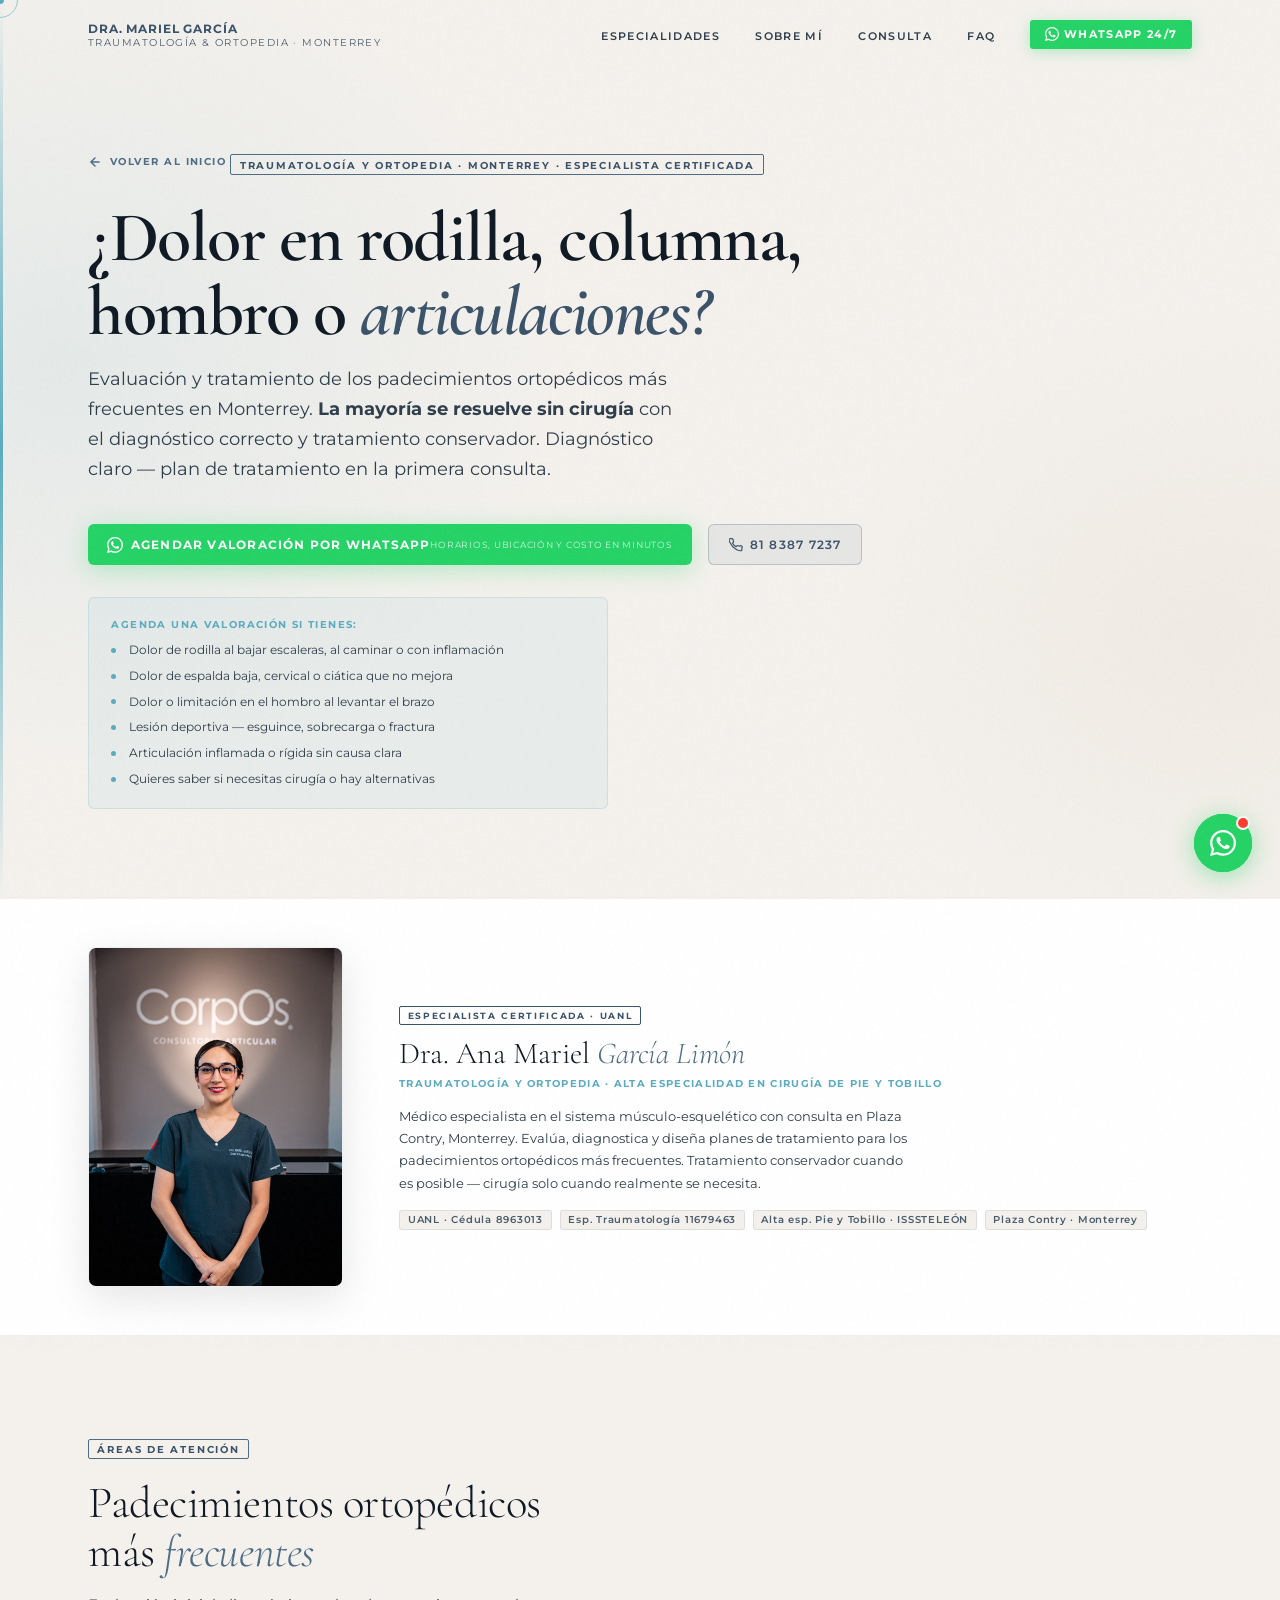
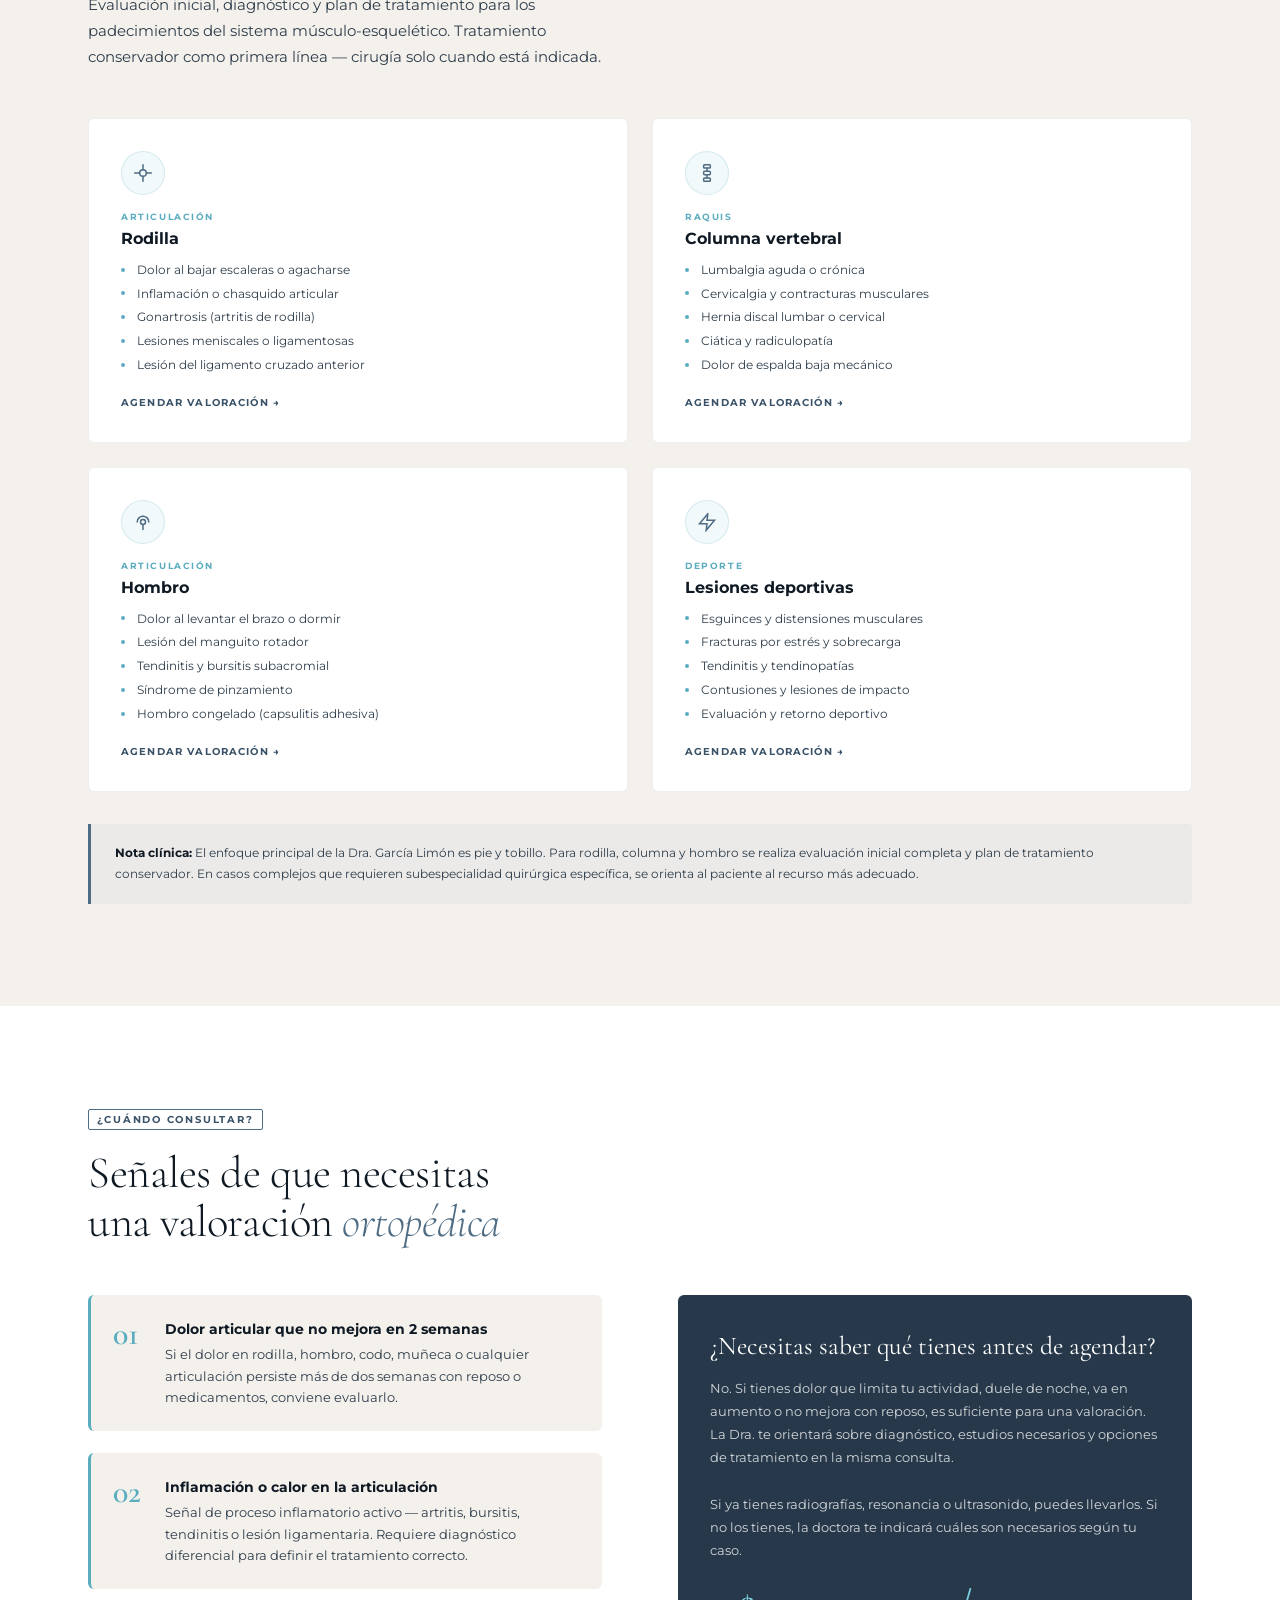
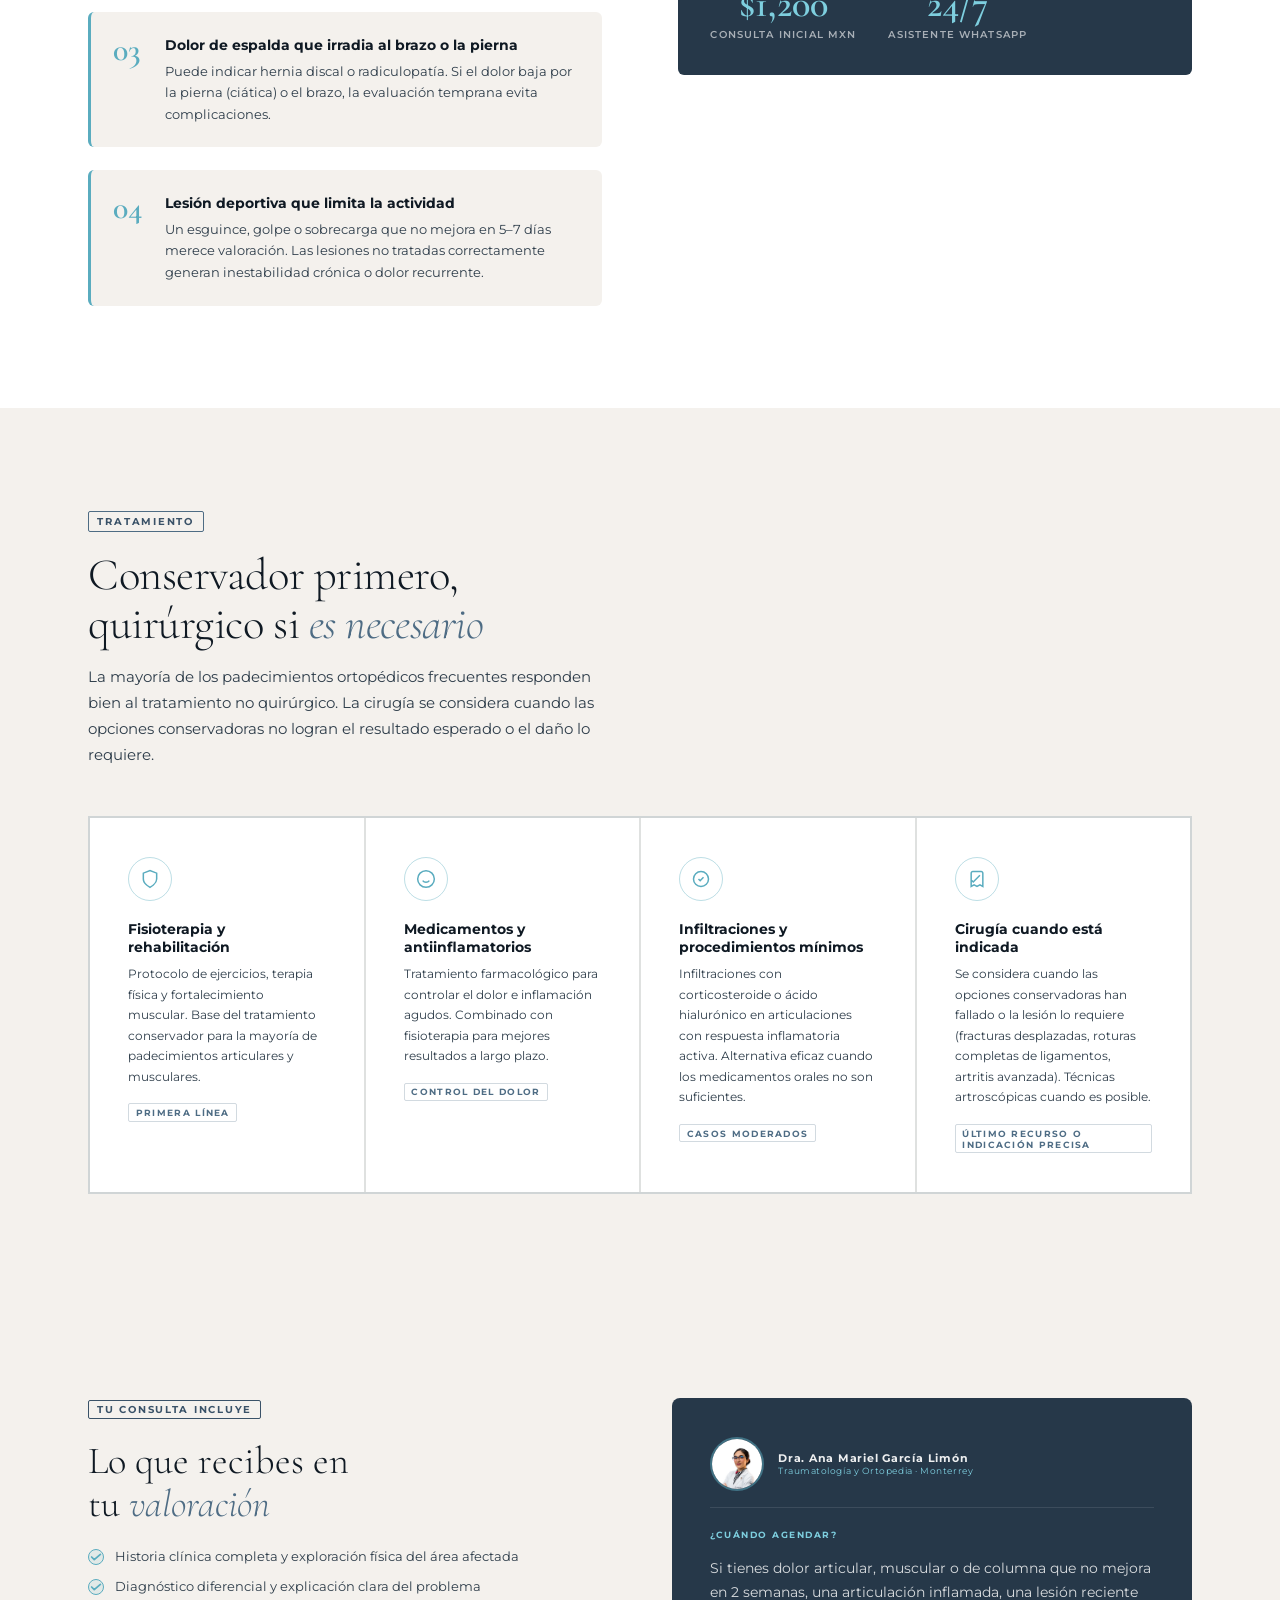
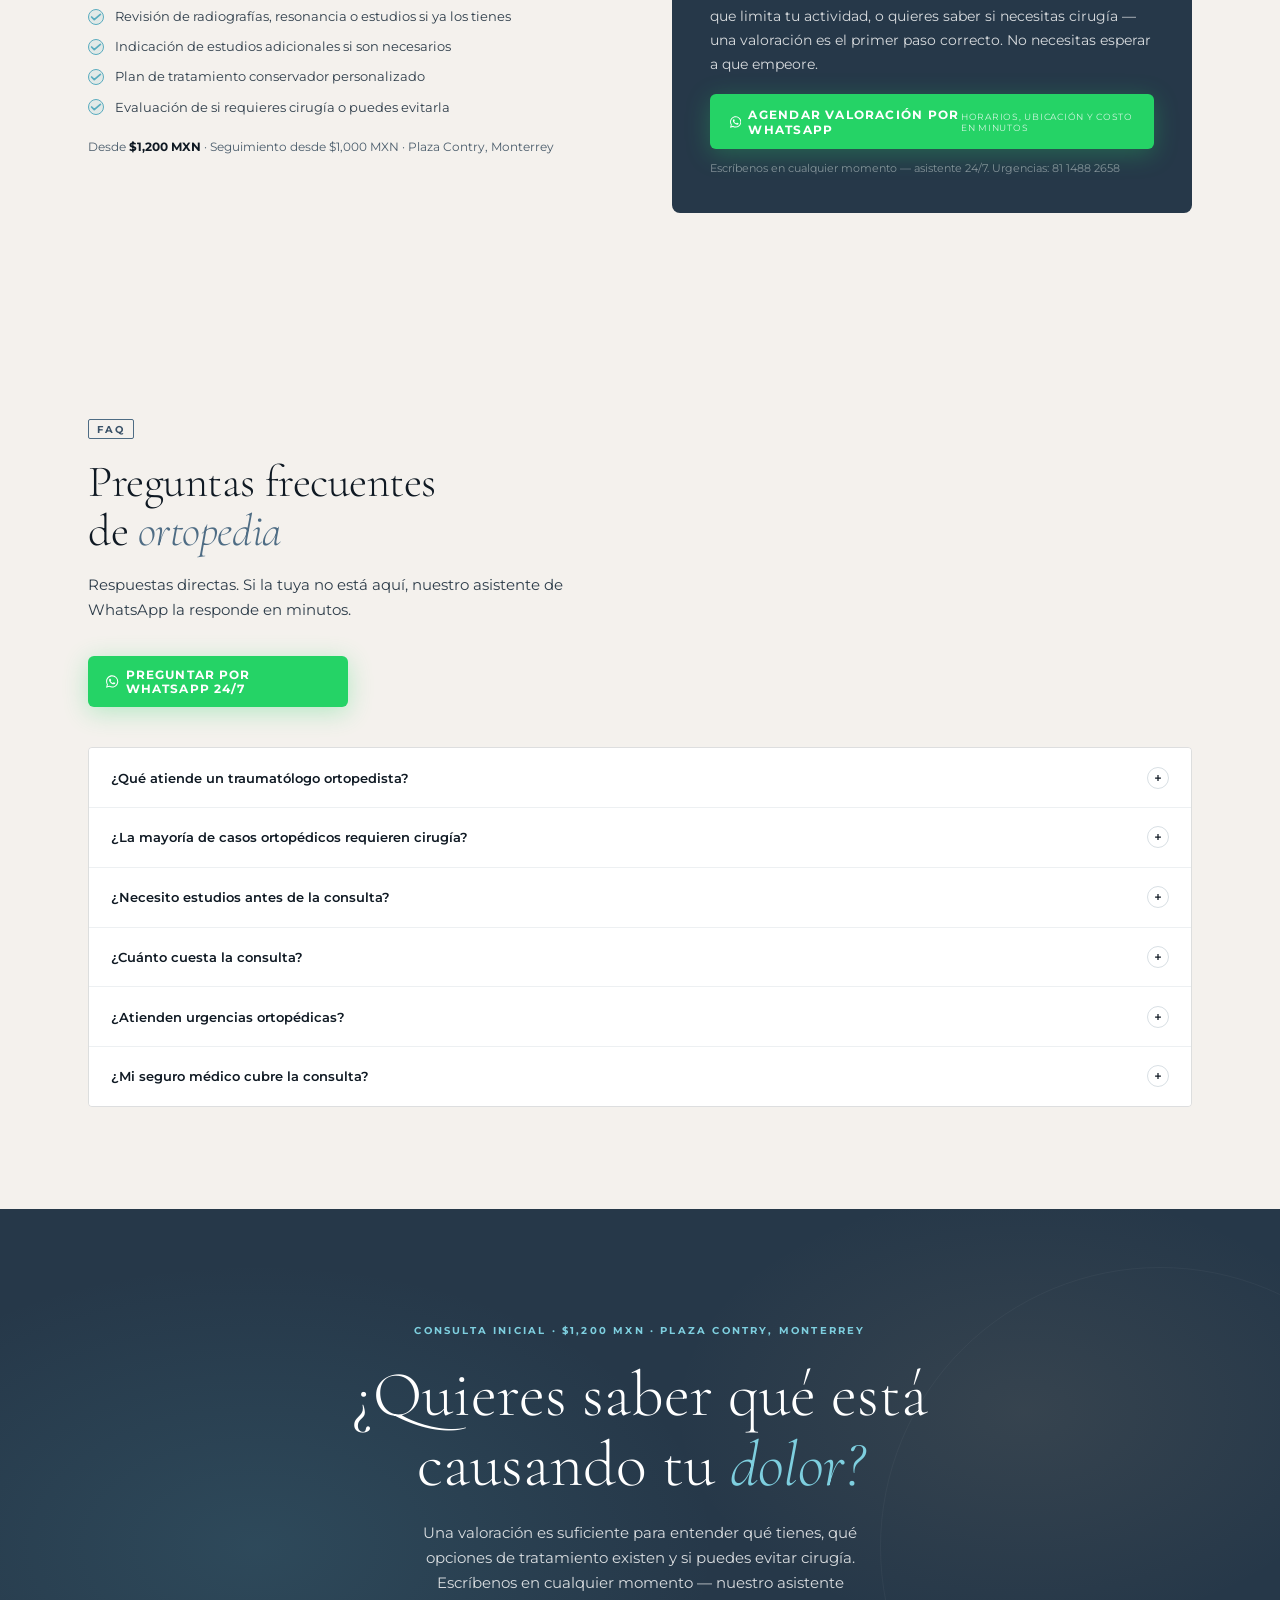
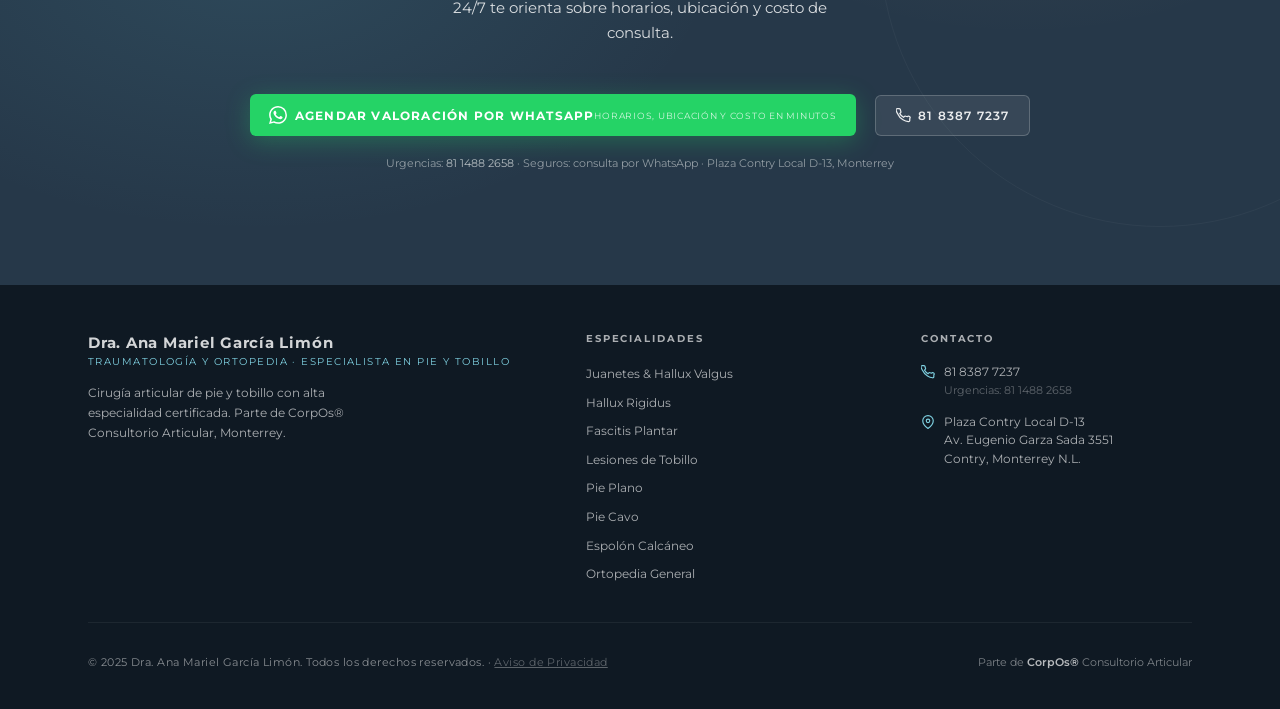
<file: ortopedia-general.html>
<!DOCTYPE html>
<html lang="es">
<head>
<!-- Google Tag Manager -->
<script>(function(w,d,s,l,i){w[l]=w[l]||[];w[l].push({'gtm.start':
new Date().getTime(),event:'gtm.js'});var f=d.getElementsByTagName(s)[0],
j=d.createElement(s),dl=l!='dataLayer'?'&l='+l:'';j.async=true;j.src=
'https://www.googletagmanager.com/gtm.js?id='+i+dl;f.parentNode.insertBefore(j,f);
})(window,document,'script','dataLayer','GTM-NVMBLD84');</script>
<!-- End Google Tag Manager -->
<meta charset="UTF-8" />
  <meta name="viewport" content="width=device-width, initial-scale=1.0" />
  <title>Traumatólogo y Ortopedista en Monterrey | Dra. Ana Mariel García Limón</title>
  <meta name="description" content="Traumatología y ortopedia en Monterrey. Dolor de rodilla, columna, hombro, lesiones deportivas y articulaciones. Evaluación, diagnóstico y plan de tratamiento. Dra. Ana Mariel García Limón — Plaza Contry." />
  <link rel="canonical" href="https://dramarielgarcia.com/ortopedia-general.html" />
  <link rel="icon" type="image/svg+xml" href="favicon.svg" />
  <meta name="theme-color" content="#0F1923" />
  <meta property="og:type" content="website" />
  <meta property="og:url" content="https://dramarielgarcia.com/ortopedia-general.html" />
  <meta property="og:title" content="Traumatólogo y Ortopedista en Monterrey | Dra. Ana Mariel García Limón" />
  <meta property="og:description" content="Dolor de rodilla, columna, hombro o lesiones deportivas en Monterrey. Diagnóstico y plan de tratamiento conservador. Consulta desde $1,200 MXN." />
  <meta property="og:image" content="https://dramarielgarcia.com/img/CropOs-70.jpg" />
  <meta property="og:locale" content="es_MX" />
  <meta name="twitter:card" content="summary_large_image" />
  <meta name="twitter:title" content="Traumatólogo y Ortopedista en Monterrey | Dra. Ana Mariel García Limón" />
  <meta name="twitter:description" content="Dolor de rodilla, columna, hombro o lesiones deportivas en Monterrey. Diagnóstico y plan de tratamiento. Dra. Ana Mariel García Limón." />
  <meta name="twitter:image" content="https://dramarielgarcia.com/img/CropOs-70.jpg" />
  <script type="application/ld+json">
  {
    "@context": "https://schema.org",
    "@graph": [
      {
        "@type": "MedicalWebPage",
        "name": "Traumatólogo y Ortopedista en Monterrey",
        "description": "Traumatología y ortopedia en Monterrey. Dolor de rodilla, columna, hombro y lesiones deportivas. Dra. Ana Mariel García Limón.",
        "url": "https://dramarielgarcia.com/ortopedia-general.html",
        "about": [
          {"@type":"MedicalCondition","name":"Gonartrosis","relevantSpecialty":"Orthopedic Surgery"},
          {"@type":"MedicalCondition","name":"Lumbalgia","relevantSpecialty":"Orthopedic Surgery"},
          {"@type":"MedicalCondition","name":"Lesión del manguito rotador","relevantSpecialty":"Orthopedic Surgery"},
          {"@type":"MedicalCondition","name":"Esguince","relevantSpecialty":"Orthopedic Surgery"}
        ],
        "author": {"@type":"Physician","name":"Dra. Ana Mariel García Limón","url":"https://dramarielgarcia.com"},
        "breadcrumb": {"@type":"BreadcrumbList","itemListElement":[{"@type":"ListItem","position":1,"name":"Inicio","item":"https://dramarielgarcia.com/"},{"@type":"ListItem","position":2,"name":"Traumatología y Ortopedia"}]}
      },
      {
        "@type": "FAQPage",
        "mainEntity": [
          {"@type":"Question","name":"¿Qué atiende un traumatólogo ortopedista?","acceptedAnswer":{"@type":"Answer","text":"Un traumatólogo y ortopedista atiende lesiones y padecimientos del sistema músculo-esquelético: fracturas, esguinces, luxaciones, dolores articulares (rodilla, hombro, cadera), lesiones de columna, tendinitis, lesiones deportivas y evaluación quirúrgica cuando es necesaria."}},
          {"@type":"Question","name":"¿Necesito estudios antes de la consulta?","acceptedAnswer":{"@type":"Answer","text":"No necesariamente. Si ya tienes radiografías, resonancia o ultrasonido, puedes llevarlos. Si no los tienes, el médico te orientará sobre cuáles son necesarios según tu caso."}},
          {"@type":"Question","name":"¿La mayoría de casos ortopédicos requieren cirugía?","acceptedAnswer":{"@type":"Answer","text":"No. La mayoría de los padecimientos ortopédicos frecuentes — lumbalgia, gonartrosis inicial, tendinitis, lesiones de hombro, esguinces — responden bien al tratamiento conservador: fisioterapia, medicamentos, infiltraciones o modificación de actividad. La cirugía se considera cuando las opciones conservadoras han fallado o el daño lo requiere."}},
          {"@type":"Question","name":"¿Cuánto cuesta la consulta de ortopedia?","acceptedAnswer":{"@type":"Answer","text":"La consulta inicial es desde $1,200 MXN. El seguimiento desde $1,000 MXN. Puedes confirmar el costo actualizado y disponibilidad por WhatsApp antes de acudir."}},
          {"@type":"Question","name":"¿Atienden urgencias ortopédicas?","acceptedAnswer":{"@type":"Answer","text":"Para urgencias como fracturas, luxaciones o dolor agudo que no tolera espera, el número de urgencias es 81 1488 2658. Las consultas programadas se gestionan por WhatsApp."}}
        ]
      }
    ]
  }
  </script>
  <link rel="preconnect" href="https://fonts.googleapis.com" />
  <link rel="preconnect" href="https://fonts.gstatic.com" crossorigin />
  <link rel="preload" as="style" href="https://fonts.googleapis.com/css2?family=Montserrat:wght@400;500;600;700&family=Cormorant+Garamond:ital,wght@0,300;0,400;0,600;1,300;1,400;1,600&display=swap" onload="this.onload=null;this.rel='stylesheet'" />
  <noscript><link rel="stylesheet" href="https://fonts.googleapis.com/css2?family=Montserrat:wght@400;500;600;700&family=Cormorant+Garamond:ital,wght@0,300;0,400;0,600;1,300;1,400;1,600&display=swap" /></noscript>
  <link rel="stylesheet" href="styles.css" />
  <link rel="stylesheet" href="page-styles.css" />
  <style>
/* ── ÁREAS GRID ────────────────────────────────────────────────── */
.areas { background: var(--stone); }
.areas-grid {
  display: grid;
  grid-template-columns: repeat(2, 1fr);
  gap: 1.5rem;
  margin-top: 3rem;
}
.area-card {
  background: var(--white);
  border: 1px solid rgba(78,108,132,0.1);
  border-radius: 6px;
  padding: clamp(1.4rem,2.5vw,2rem);
  position: relative; overflow: hidden;
  transition: transform 0.32s var(--ease), box-shadow 0.32s var(--ease), border-color 0.32s;
}
.area-card::before {
  content: ''; position: absolute; top: 0; left: 0; right: 0; height: 2px;
  background: linear-gradient(90deg, var(--teal), var(--slate));
  transform: scaleX(0); transform-origin: left;
  transition: transform 0.38s var(--ease);
}
.area-card:hover::before { transform: scaleX(1); }
.area-card:hover { transform: translateY(-4px); box-shadow: 0 12px 36px rgba(0,0,0,0.08); border-color: rgba(78,108,132,0.2); }
.area-icon {
  width: 44px; height: 44px;
  background: rgba(90,172,191,0.08); border: 1px solid rgba(90,172,191,0.2);
  border-radius: 50%; display: flex; align-items: center; justify-content: center;
  color: var(--slate); margin-bottom: 1rem;
  transition: background 0.3s, border-color 0.3s;
}
.area-card:hover .area-icon { background: rgba(90,172,191,0.14); border-color: rgba(90,172,191,0.4); }
.area-tag { font-size: 0.55rem; font-weight: 700; letter-spacing: 0.18em; text-transform: uppercase; color: var(--teal); margin-bottom: 0.4rem; display: block; }
.area-name { font-size: 1rem; font-weight: 700; color: var(--ink); margin-bottom: 0.8rem; line-height: 1.2; }
.area-list { list-style: none; padding: 0; display: flex; flex-direction: column; gap: 0.4rem; margin-bottom: 1.1rem; }
.area-list li { font-size: 0.78rem; color: var(--ink-m); padding-left: 1rem; position: relative; line-height: 1.4; }
.area-list li::before { content: ''; position: absolute; left: 0; top: 0.55em; width: 4px; height: 4px; border-radius: 50%; background: var(--teal); }
.area-cta { font-size: 0.6rem; font-weight: 700; letter-spacing: 0.12em; text-transform: uppercase; color: var(--slate-d); display: inline-flex; align-items: center; gap: 0.3em; transition: gap 0.2s, color 0.2s; }
.area-card:hover .area-cta { gap: 0.5em; color: var(--teal); }

/* ── NOTA ORTOPEDIA ───────────────────────────────────────────── */
.orto-nota {
  margin-top: 2rem; padding: 1.2rem 1.5rem;
  background: rgba(78,108,132,0.05); border-left: 3px solid var(--slate);
  border-radius: 0 4px 4px 0;
  font-size: 0.78rem; color: var(--ink-m); line-height: 1.65;
}
.orto-nota strong { color: var(--ink); }

/* ── RESPONSIVE ───────────────────────────────────────────────── */
@media (max-width: 700px) { .areas-grid { grid-template-columns: 1fr; } }
  </style>
</head>
<body>
<!-- Google Tag Manager (noscript) -->
<noscript><iframe src="https://www.googletagmanager.com/ns.html?id=GTM-NVMBLD84"
height="0" width="0" style="display:none;visibility:hidden"></iframe></noscript>
<!-- End Google Tag Manager (noscript) -->

<div id="cursor-dot"></div><div id="cursor-ring"></div><div class="grain"></div>
<nav class="nav" id="nav">
  <div class="nav-inner">
    <a href="index.html" class="nav-logo"><span class="nav-logo-name">Dra. Mariel García</span><span class="nav-logo-sub">Traumatología &amp; Ortopedia · Monterrey</span></a>
    <ul class="nav-links">
      <li><a href="index.html#especialidades">Especialidades</a></li>
      <li><a href="index.html#sobre-mi">Sobre mí</a></li>
      <li><a href="index.html#consulta">Consulta</a></li>
      <li><a href="index.html#faq">FAQ</a></li>
      <li><a href="https://wa.me/528261020782?text=Hola%2C%20quiero%20agendar%20una%20valoraci%C3%B3n%20de%20ortopedia%20con%20la%20Dra.%20Mariel.%20Me%20gustar%C3%ADa%20saber%20disponibilidad%20y%20costo." target="_blank" class="nav-cta"><svg width="14" height="14" viewBox="0 0 24 24" fill="currentColor"><path d="M17.472 14.382c-.297-.149-1.758-.867-2.03-.967-.273-.099-.471-.148-.67.15-.197.297-.767.966-.94 1.164-.173.199-.347.223-.644.075-.297-.15-1.255-.463-2.39-1.475-.883-.788-1.48-1.761-1.653-2.059-.173-.297-.018-.458.13-.606.134-.133.298-.347.446-.52.149-.174.198-.298.298-.497.099-.198.05-.371-.025-.52-.075-.149-.669-1.612-.916-2.207-.242-.579-.487-.5-.669-.51-.173-.008-.371-.01-.57-.01-.198 0-.52.074-.792.372-.272.297-1.04 1.016-1.04 2.479 0 1.462 1.065 2.875 1.213 3.074.149.198 2.096 3.2 5.077 4.487.709.306 1.262.489 1.694.625.712.227 1.36.195 1.871.118.571-.085 1.758-.719 2.006-1.413.248-.694.248-1.289.173-1.413-.074-.124-.272-.198-.57-.347m-5.421 7.403h-.004a9.87 9.87 0 01-5.031-1.378l-.361-.214-3.741.982.998-3.648-.235-.374a9.86 9.86 0 01-1.51-5.26c.001-5.45 4.436-9.884 9.888-9.884 2.64 0 5.122 1.03 6.988 2.898a9.825 9.825 0 012.893 6.994c-.003 5.45-4.437 9.884-9.885 9.884m8.413-18.297A11.815 11.815 0 0012.05 0C5.495 0 .16 5.335.157 11.892c0 2.096.547 4.142 1.588 5.945L.057 24l6.305-1.654a11.882 11.882 0 005.683 1.448h.005c6.554 0 11.89-5.335 11.893-11.893a11.821 11.821 0 00-3.48-8.413z"/></svg>WhatsApp 24/7</a></li>
    </ul>
    <button class="hamburger" id="hamburger" aria-label="Menú"><span></span><span></span><span></span></button>
  </div>
</nav>
<div class="mob-menu" id="mobMenu"><button class="mob-close" id="mobClose">✕</button><a href="index.html#especialidades" onclick="closeMob()">Especialidades</a><a href="index.html#sobre-mi" onclick="closeMob()">Sobre mí</a><a href="index.html#consulta" onclick="closeMob()">Consulta</a><a href="index.html#faq" onclick="closeMob()">FAQ</a><a href="https://wa.me/528261020782" target="_blank" style="color:var(--wa)">📱 WhatsApp 24/7</a></div>

<!-- HERO -->
<section class="page-hero">
  <div class="container">
    <a href="index.html" class="hero-back reveal"><svg width="14" height="14" viewBox="0 0 24 24" fill="none" stroke="currentColor" stroke-width="2.5" stroke-linecap="round"><path d="M19 12H5M12 5l-7 7 7 7"/></svg>Volver al inicio</a>
    <span class="page-tag reveal d1">Traumatología y Ortopedia · Monterrey · Especialista certificada</span>
    <h1 class="page-h1 reveal d1">¿Dolor en rodilla, columna,<br/>hombro o <em>articulaciones?</em></h1>
    <p class="page-lead reveal d2">Evaluación y tratamiento de los padecimientos ortopédicos más frecuentes en Monterrey. <strong>La mayoría se resuelve sin cirugía</strong> con el diagnóstico correcto y tratamiento conservador. Diagnóstico claro — plan de tratamiento en la primera consulta.</p>
    <div class="hero-ctas reveal d3">
      <a href="https://wa.me/528261020782?text=Hola%2C%20quiero%20agendar%20una%20valoraci%C3%B3n%20de%20ortopedia%20con%20la%20Dra.%20Mariel.%20Me%20gustar%C3%ADa%20saber%20disponibilidad%20y%20costo." target="_blank" class="btn-wa"><span class="btn-wa-label"><svg width="16" height="16" viewBox="0 0 24 24" fill="currentColor"><path d="M17.472 14.382c-.297-.149-1.758-.867-2.03-.967-.273-.099-.471-.148-.67.15-.197.297-.767.966-.94 1.164-.173.199-.347.223-.644.075-.297-.15-1.255-.463-2.39-1.475-.883-.788-1.48-1.761-1.653-2.059-.173-.297-.018-.458.13-.606.134-.133.298-.347.446-.52.149-.174.198-.298.298-.497.099-.198.05-.371-.025-.52-.075-.149-.669-1.612-.916-2.207-.242-.579-.487-.5-.669-.51-.173-.008-.371-.01-.57-.01-.198 0-.52.074-.792.372-.272.297-1.04 1.016-1.04 2.479 0 1.462 1.065 2.875 1.213 3.074.149.198 2.096 3.2 5.077 4.487.709.306 1.262.489 1.694.625.712.227 1.36.195 1.871.118.571-.085 1.758-.719 2.006-1.413.248-.694.248-1.289.173-1.413-.074-.124-.272-.198-.57-.347m-5.421 7.403h-.004a9.87 9.87 0 01-5.031-1.378l-.361-.214-3.741.982.998-3.648-.235-.374a9.86 9.86 0 01-1.51-5.26c.001-5.45 4.436-9.884 9.888-9.884 2.64 0 5.122 1.03 6.988 2.898a9.825 9.825 0 012.893 6.994c-.003 5.45-4.437 9.884-9.885 9.884m8.413-18.297A11.815 11.815 0 0012.05 0C5.495 0 .16 5.335.157 11.892c0 2.096.547 4.142 1.588 5.945L.057 24l6.305-1.654a11.882 11.882 0 005.683 1.448h.005c6.554 0 11.89-5.335 11.893-11.893a11.821 11.821 0 00-3.48-8.413z"/></svg>Agendar valoración por WhatsApp</span><span class="btn-wa-sub">Horarios, ubicación y costo en minutos</span></a>
      <a href="tel:8183877237" class="btn-tel"><svg width="14" height="14" viewBox="0 0 24 24" fill="none" stroke="currentColor" stroke-width="2"><path d="M22 16.92v3a2 2 0 01-2.18 2 19.79 19.79 0 01-8.63-3.07A19.5 19.5 0 013.07 9.81 19.79 19.79 0 01.007 3.13 2 2 0 012 1h3a2 2 0 012 1.72c.127.96.361 1.903.7 2.81a2 2 0 01-.45 2.11L6.09 8.91a16 16 0 006 6l1.27-1.27a2 2 0 012.11-.45c.907.339 1.85.573 2.81.7A2 2 0 0122 16.92z"/></svg>81 8387 7237</a>
    </div>
    <div class="hero-agenda reveal d4">
      <p class="hero-agenda-label">Agenda una valoración si tienes:</p>
      <ul class="hero-agenda-list">
        <li>Dolor de rodilla al bajar escaleras, al caminar o con inflamación</li>
        <li>Dolor de espalda baja, cervical o ciática que no mejora</li>
        <li>Dolor o limitación en el hombro al levantar el brazo</li>
        <li>Lesión deportiva — esguince, sobrecarga o fractura</li>
        <li>Articulación inflamada o rígida sin causa clara</li>
        <li>Quieres saber si necesitas cirugía o hay alternativas</li>
      </ul>
    </div>
  </div>
</section>

<!-- DRA -->
<section class="dra-strip">
  <div class="container">
    <div class="dra-strip-grid reveal">
      <div class="dra-strip-img">
        <img src="img/CropOs-61.jpg" alt="Dra. Ana Mariel García Limón — Traumatóloga y Ortopedista Monterrey" loading="lazy" />
      </div>
      <div>
        <span class="dra-strip-tag">Especialista certificada · UANL</span>
        <h2 class="dra-strip-name">Dra. Ana Mariel <em>García Limón</em></h2>
        <p class="dra-strip-spec">Traumatología y Ortopedia · Alta especialidad en Cirugía de Pie y Tobillo</p>
        <p class="dra-strip-body">Médico especialista en el sistema músculo-esquelético con consulta en Plaza Contry, Monterrey. Evalúa, diagnostica y diseña planes de tratamiento para los padecimientos ortopédicos más frecuentes. Tratamiento conservador cuando es posible — cirugía solo cuando realmente se necesita.</p>
        <div class="dra-strip-creds">
          <span class="dra-strip-cred">UANL · Cédula 8963013</span>
          <span class="dra-strip-cred">Esp. Traumatología 11679463</span>
          <span class="dra-strip-cred">Alta esp. Pie y Tobillo · ISSSTELEÓN</span>
          <span class="dra-strip-cred">Plaza Contry · Monterrey</span>
        </div>
      </div>
    </div>
  </div>
</section>

<!-- ÁREAS -->
<section class="areas">
  <div class="container">
    <div class="reveal">
      <span class="tag">Áreas de atención</span>
      <h2 class="sec-title">Padecimientos ortopédicos<br/>más <em>frecuentes</em></h2>
      <p class="sec-body">Evaluación inicial, diagnóstico y plan de tratamiento para los padecimientos del sistema músculo-esquelético. Tratamiento conservador como primera línea — cirugía solo cuando está indicada.</p>
    </div>
    <div class="areas-grid">

      <!-- RODILLA -->
      <div class="area-card reveal d1">
        <div class="area-icon">
          <svg width="20" height="20" viewBox="0 0 24 24" fill="none" stroke="currentColor" stroke-width="1.8" stroke-linecap="round"><circle cx="12" cy="12" r="4"/><path d="M12 2v6M12 16v6M2 12h6M16 12h6"/></svg>
        </div>
        <span class="area-tag">Articulación</span>
        <div class="area-name">Rodilla</div>
        <ul class="area-list">
          <li>Dolor al bajar escaleras o agacharse</li>
          <li>Inflamación o chasquido articular</li>
          <li>Gonartrosis (artritis de rodilla)</li>
          <li>Lesiones meniscales o ligamentosas</li>
          <li>Lesión del ligamento cruzado anterior</li>
        </ul>
        <span class="area-cta">Agendar valoración →</span>
      </div>

      <!-- COLUMNA -->
      <div class="area-card reveal d2">
        <div class="area-icon">
          <svg width="20" height="20" viewBox="0 0 24 24" fill="none" stroke="currentColor" stroke-width="1.8" stroke-linecap="round"><rect x="8" y="2" width="8" height="4" rx="1"/><rect x="8" y="10" width="8" height="4" rx="1"/><rect x="8" y="18" width="8" height="4" rx="1"/><line x1="12" y1="6" x2="12" y2="10"/><line x1="12" y1="14" x2="12" y2="18"/></svg>
        </div>
        <span class="area-tag">Raquis</span>
        <div class="area-name">Columna vertebral</div>
        <ul class="area-list">
          <li>Lumbalgia aguda o crónica</li>
          <li>Cervicalgia y contracturas musculares</li>
          <li>Hernia discal lumbar o cervical</li>
          <li>Ciática y radiculopatía</li>
          <li>Dolor de espalda baja mecánico</li>
        </ul>
        <span class="area-cta">Agendar valoración →</span>
      </div>

      <!-- HOMBRO -->
      <div class="area-card reveal d3">
        <div class="area-icon">
          <svg width="20" height="20" viewBox="0 0 24 24" fill="none" stroke="currentColor" stroke-width="1.8" stroke-linecap="round"><path d="M12 5a7 7 0 017 7"/><path d="M5 12a7 7 0 017-7"/><circle cx="12" cy="12" r="3"/><path d="M12 15v6"/></svg>
        </div>
        <span class="area-tag">Articulación</span>
        <div class="area-name">Hombro</div>
        <ul class="area-list">
          <li>Dolor al levantar el brazo o dormir</li>
          <li>Lesión del manguito rotador</li>
          <li>Tendinitis y bursitis subacromial</li>
          <li>Síndrome de pinzamiento</li>
          <li>Hombro congelado (capsulitis adhesiva)</li>
        </ul>
        <span class="area-cta">Agendar valoración →</span>
      </div>

      <!-- LESIONES DEPORTIVAS -->
      <div class="area-card reveal d4">
        <div class="area-icon">
          <svg width="20" height="20" viewBox="0 0 24 24" fill="none" stroke="currentColor" stroke-width="1.8" stroke-linecap="round"><polyline points="13 2 3 14 12 14 11 22 21 10 12 10 13 2"/></svg>
        </div>
        <span class="area-tag">Deporte</span>
        <div class="area-name">Lesiones deportivas</div>
        <ul class="area-list">
          <li>Esguinces y distensiones musculares</li>
          <li>Fracturas por estrés y sobrecarga</li>
          <li>Tendinitis y tendinopatías</li>
          <li>Contusiones y lesiones de impacto</li>
          <li>Evaluación y retorno deportivo</li>
        </ul>
        <span class="area-cta">Agendar valoración →</span>
      </div>

    </div>
    <div class="orto-nota reveal">
      <strong>Nota clínica:</strong> El enfoque principal de la Dra. García Limón es pie y tobillo. Para rodilla, columna y hombro se realiza evaluación inicial completa y plan de tratamiento conservador. En casos complejos que requieren subespecialidad quirúrgica específica, se orienta al paciente al recurso más adecuado.
    </div>
  </div>
</section>

<!-- SÍNTOMAS / CUÁNDO CONSULTAR -->
<section class="sintomas">
  <div class="container">
    <div class="reveal"><span class="tag">¿Cuándo consultar?</span><h2 class="sec-title">Señales de que necesitas<br/>una valoración <em>ortopédica</em></h2></div>
    <div class="sint-grid">
      <div class="sint-list">
        <div class="sint-item reveal d1"><div class="sint-num">01</div><div class="sint-text"><strong>Dolor articular que no mejora en 2 semanas</strong>Si el dolor en rodilla, hombro, codo, muñeca o cualquier articulación persiste más de dos semanas con reposo o medicamentos, conviene evaluarlo.</div></div>
        <div class="sint-item reveal d2"><div class="sint-num">02</div><div class="sint-text"><strong>Inflamación o calor en la articulación</strong>Señal de proceso inflamatorio activo — artritis, bursitis, tendinitis o lesión ligamentaria. Requiere diagnóstico diferencial para definir el tratamiento correcto.</div></div>
        <div class="sint-item reveal d3"><div class="sint-num">03</div><div class="sint-text"><strong>Dolor de espalda que irradia al brazo o la pierna</strong>Puede indicar hernia discal o radiculopatía. Si el dolor baja por la pierna (ciática) o el brazo, la evaluación temprana evita complicaciones.</div></div>
        <div class="sint-item reveal d4"><div class="sint-num">04</div><div class="sint-text"><strong>Lesión deportiva que limita la actividad</strong>Un esguince, golpe o sobrecarga que no mejora en 5–7 días merece valoración. Las lesiones no tratadas correctamente generan inestabilidad crónica o dolor recurrente.</div></div>
      </div>
      <div class="info-box reveal d2">
        <div class="info-box-title">¿Necesitas saber qué tienes antes de agendar?</div>
        <p class="info-box-body">No. Si tienes dolor que limita tu actividad, duele de noche, va en aumento o no mejora con reposo, es suficiente para una valoración. La Dra. te orientará sobre diagnóstico, estudios necesarios y opciones de tratamiento en la misma consulta.</p>
        <p class="info-box-body">Si ya tienes radiografías, resonancia o ultrasonido, puedes llevarlos. Si no los tienes, la doctora te indicará cuáles son necesarios según tu caso.</p>
        <div class="info-stat">
          <div class="info-stat-item"><div class="info-stat-num">$1,200</div><div class="info-stat-label">Consulta inicial MXN</div></div>
          <div class="info-stat-item"><div class="info-stat-num">24/7</div><div class="info-stat-label">Asistente WhatsApp</div></div>
        </div>
      </div>
    </div>
  </div>
</section>

<!-- TRATAMIENTO -->
<section class="tratamiento">
  <div class="container">
    <div class="reveal"><span class="tag">Tratamiento</span><h2 class="sec-title">Conservador primero,<br/>quirúrgico si <em>es necesario</em></h2><p class="sec-body">La mayoría de los padecimientos ortopédicos frecuentes responden bien al tratamiento no quirúrgico. La cirugía se considera cuando las opciones conservadoras no logran el resultado esperado o el daño lo requiere.</p></div>
    <div class="trat-grid">
      <div class="trat-card reveal d1">
        <div class="trat-ico"><svg width="20" height="20" viewBox="0 0 24 24" fill="none" stroke="currentColor" stroke-width="1.8"><path d="M12 22s8-4 8-10V5l-8-3-8 3v7c0 6 8 10 8 10z"/></svg></div>
        <div class="trat-name">Fisioterapia y rehabilitación</div>
        <p class="trat-desc">Protocolo de ejercicios, terapia física y fortalecimiento muscular. Base del tratamiento conservador para la mayoría de padecimientos articulares y musculares.</p>
        <span class="trat-tag">Primera línea</span>
      </div>
      <div class="trat-card reveal d2">
        <div class="trat-ico"><svg width="20" height="20" viewBox="0 0 24 24" fill="none" stroke="currentColor" stroke-width="1.8"><circle cx="12" cy="12" r="10"/><path d="M8 14s1.5 2 4 2 4-2 4-2M9 9h.01M15 9h.01"/></svg></div>
        <div class="trat-name">Medicamentos y antiinflamatorios</div>
        <p class="trat-desc">Tratamiento farmacológico para controlar el dolor e inflamación agudos. Combinado con fisioterapia para mejores resultados a largo plazo.</p>
        <span class="trat-tag">Control del dolor</span>
      </div>
      <div class="trat-card reveal d3">
        <div class="trat-ico"><svg width="20" height="20" viewBox="0 0 24 24" fill="none" stroke="currentColor" stroke-width="1.8"><path d="M9 12l2 2 4-4m6 2a9 9 0 11-18 0 9 9 0 0118 0z"/></svg></div>
        <div class="trat-name">Infiltraciones y procedimientos mínimos</div>
        <p class="trat-desc">Infiltraciones con corticosteroide o ácido hialurónico en articulaciones con respuesta inflamatoria activa. Alternativa eficaz cuando los medicamentos orales no son suficientes.</p>
        <span class="trat-tag">Casos moderados</span>
      </div>
      <div class="trat-card reveal d4">
        <div class="trat-ico"><svg width="20" height="20" viewBox="0 0 24 24" fill="none" stroke="currentColor" stroke-width="1.8"><path d="M4.5 12.5l3 3 8-8M19 21V5a2 2 0 00-2-2H7a2 2 0 00-2 2v16l3.5-2 3.5 2 3.5-2 3.5 2z"/></svg></div>
        <div class="trat-name">Cirugía cuando está indicada</div>
        <p class="trat-desc">Se considera cuando las opciones conservadoras han fallado o la lesión lo requiere (fracturas desplazadas, roturas completas de ligamentos, artritis avanzada). Técnicas artroscópicas cuando es posible.</p>
        <span class="trat-tag">Último recurso o indicación precisa</span>
      </div>
    </div>
  </div>
</section>

<!-- VALORACIÓN + URGENCIA -->
<section class="valoracion-bloque">
  <div class="container">
    <div class="val-grid">
      <div class="val-incluye reveal">
        <span class="val-incluye-label">Tu consulta incluye</span>
        <h2 class="val-title">Lo que recibes en<br/>tu <em>valoración</em></h2>
        <ul class="val-checklist">
          <li>Historia clínica completa y exploración física del área afectada</li>
          <li>Diagnóstico diferencial y explicación clara del problema</li>
          <li>Revisión de radiografías, resonancia o estudios si ya los tienes</li>
          <li>Indicación de estudios adicionales si son necesarios</li>
          <li>Plan de tratamiento conservador personalizado</li>
          <li>Evaluación de si requieres cirugía o puedes evitarla</li>
        </ul>
        <p class="val-price">Desde <strong>$1,200 MXN</strong> · Seguimiento desde $1,000 MXN · Plaza Contry, Monterrey</p>
      </div>
      <div class="val-urgencia reveal d2">
        <div class="val-dra-card">
          <img src="img/CropOs-108.jpg" alt="Dra. Ana Mariel García Limón" loading="lazy" />
          <div>
            <div class="val-dra-card-name">Dra. Ana Mariel García Limón</div>
            <div class="val-dra-card-spec">Traumatología y Ortopedia · Monterrey</div>
          </div>
        </div>
        <p class="val-urg-label">¿Cuándo agendar?</p>
        <p class="val-urg-text">Si tienes dolor articular, muscular o de columna que no mejora en 2 semanas, una articulación inflamada, una lesión reciente que limita tu actividad, o quieres saber si necesitas cirugía — una valoración es el primer paso correcto. No necesitas esperar a que empeore.</p>
        <a href="https://wa.me/528261020782?text=Hola%2C%20quiero%20agendar%20una%20valoraci%C3%B3n%20de%20ortopedia%20con%20la%20Dra.%20Mariel.%20Me%20gustar%C3%ADa%20saber%20disponibilidad%20y%20costo." target="_blank" class="btn-wa">
          <span class="btn-wa-label"><svg width="16" height="16" viewBox="0 0 24 24" fill="currentColor"><path d="M17.472 14.382c-.297-.149-1.758-.867-2.03-.967-.273-.099-.471-.148-.67.15-.197.297-.767.966-.94 1.164-.173.199-.347.223-.644.075-.297-.15-1.255-.463-2.39-1.475-.883-.788-1.48-1.761-1.653-2.059-.173-.297-.018-.458.13-.606.134-.133.298-.347.446-.52.149-.174.198-.298.298-.497.099-.198.05-.371-.025-.52-.075-.149-.669-1.612-.916-2.207-.242-.579-.487-.5-.669-.51-.173-.008-.371-.01-.57-.01-.198 0-.52.074-.792.372-.272.297-1.04 1.016-1.04 2.479 0 1.462 1.065 2.875 1.213 3.074.149.198 2.096 3.2 5.077 4.487.709.306 1.262.489 1.694.625.712.227 1.36.195 1.871.118.571-.085 1.758-.719 2.006-1.413.248-.694.248-1.289.173-1.413-.074-.124-.272-.198-.57-.347m-5.421 7.403h-.004a9.87 9.87 0 01-5.031-1.378l-.361-.214-3.741.982.998-3.648-.235-.374a9.86 9.86 0 01-1.51-5.26c.001-5.45 4.436-9.884 9.888-9.884 2.64 0 5.122 1.03 6.988 2.898a9.825 9.825 0 012.893 6.994c-.003 5.45-4.437 9.884-9.885 9.884m8.413-18.297A11.815 11.815 0 0012.05 0C5.495 0 .16 5.335.157 11.892c0 2.096.547 4.142 1.588 5.945L.057 24l6.305-1.654a11.882 11.882 0 005.683 1.448h.005c6.554 0 11.89-5.335 11.893-11.893a11.821 11.821 0 00-3.48-8.413z"/></svg>Agendar valoración por WhatsApp</span>
          <span class="btn-wa-sub">Horarios, ubicación y costo en minutos</span>
        </a>
        <p class="val-urg-micro">Escríbenos en cualquier momento — asistente 24/7. Urgencias: 81 1488 2658</p>
      </div>
    </div>
  </div>
</section>

<!-- FAQ -->
<section class="faq" style="background:var(--stone)">
  <div class="container">
    <div class="faq-layout">
      <div>
        <span class="tag reveal">FAQ</span>
        <h2 class="sec-title reveal d1">Preguntas frecuentes<br/>de <em>ortopedia</em></h2>
        <p class="sec-body reveal d2">Respuestas directas. Si la tuya no está aquí, nuestro asistente de WhatsApp la responde en minutos.</p>
        <div style="margin-top:2rem" class="reveal d3">
          <a href="https://wa.me/528261020782?text=Hola%2C%20tengo%20una%20pregunta%20sobre%20mi%20caso%20ortop%C3%A9dico%20y%20me%20gustar%C3%ADa%20orientaci%C3%B3n." target="_blank" class="btn-wa" style="max-width:260px; font-size:0.72rem">
            <span class="btn-wa-label"><svg width="15" height="15" viewBox="0 0 24 24" fill="currentColor"><path d="M17.472 14.382c-.297-.149-1.758-.867-2.03-.967-.273-.099-.471-.148-.67.15-.197.297-.767.966-.94 1.164-.173.199-.347.223-.644.075-.297-.15-1.255-.463-2.39-1.475-.883-.788-1.48-1.761-1.653-2.059-.173-.297-.018-.458.13-.606.134-.133.298-.347.446-.52.149-.174.198-.298.298-.497.099-.198.05-.371-.025-.52-.075-.149-.669-1.612-.916-2.207-.242-.579-.487-.5-.669-.51-.173-.008-.371-.01-.57-.01-.198 0-.52.074-.792.372-.272.297-1.04 1.016-1.04 2.479 0 1.462 1.065 2.875 1.213 3.074.149.198 2.096 3.2 5.077 4.487.709.306 1.262.489 1.694.625.712.227 1.36.195 1.871.118.571-.085 1.758-.719 2.006-1.413.248-.694.248-1.289.173-1.413-.074-.124-.272-.198-.57-.347m-5.421 7.403h-.004a9.87 9.87 0 01-5.031-1.378l-.361-.214-3.741.982.998-3.648-.235-.374a9.86 9.86 0 01-1.51-5.26c.001-5.45 4.436-9.884 9.888-9.884 2.64 0 5.122 1.03 6.988 2.898a9.825 9.825 0 012.893 6.994c-.003 5.45-4.437 9.884-9.885 9.884m8.413-18.297A11.815 11.815 0 0012.05 0C5.495 0 .16 5.335.157 11.892c0 2.096.547 4.142 1.588 5.945L.057 24l6.305-1.654a11.882 11.882 0 005.683 1.448h.005c6.554 0 11.89-5.335 11.893-11.893a11.821 11.821 0 00-3.48-8.413z"/></svg>Preguntar por WhatsApp 24/7</span>
          </a>
        </div>
      </div>
      <div class="page-faq-list reveal d2">
        <div class="faq-item">
          <button class="faq-q" onclick="toggleFaq(this)" aria-expanded="false">¿Qué atiende un traumatólogo ortopedista? <span class="faq-ico"><svg width="10" height="10" viewBox="0 0 24 24" fill="none" stroke="currentColor" stroke-width="3"><path d="M12 5v14M5 12h14"/></svg></span></button>
          <div class="faq-a">Lesiones y padecimientos del sistema músculo-esquelético: fracturas, esguinces, luxaciones, dolores articulares (rodilla, hombro, cadera), lesiones de columna, tendinitis, lesiones deportivas y evaluación de si un caso requiere cirugía o puede tratarse de forma conservadora.</div>
        </div>
        <div class="faq-item">
          <button class="faq-q" onclick="toggleFaq(this)" aria-expanded="false">¿La mayoría de casos ortopédicos requieren cirugía? <span class="faq-ico"><svg width="10" height="10" viewBox="0 0 24 24" fill="none" stroke="currentColor" stroke-width="3"><path d="M12 5v14M5 12h14"/></svg></span></button>
          <div class="faq-a">No. La mayoría de los padecimientos ortopédicos frecuentes — lumbalgia, gonartrosis inicial, tendinitis, lesiones de hombro, esguinces — responden bien al tratamiento conservador: fisioterapia, medicamentos, infiltraciones o modificación de actividad. La cirugía se considera cuando las opciones conservadoras han fallado o el daño lo requiere.</div>
        </div>
        <div class="faq-item">
          <button class="faq-q" onclick="toggleFaq(this)" aria-expanded="false">¿Necesito estudios antes de la consulta? <span class="faq-ico"><svg width="10" height="10" viewBox="0 0 24 24" fill="none" stroke="currentColor" stroke-width="3"><path d="M12 5v14M5 12h14"/></svg></span></button>
          <div class="faq-a">No es necesario. Si ya tienes radiografías, resonancia magnética o ultrasonido, puedes llevarlos. Si no los tienes, la doctora indicará qué estudios son necesarios según tu caso — muchas veces la exploración física es suficiente para el diagnóstico inicial.</div>
        </div>
        <div class="faq-item">
          <button class="faq-q" onclick="toggleFaq(this)" aria-expanded="false">¿Cuánto cuesta la consulta? <span class="faq-ico"><svg width="10" height="10" viewBox="0 0 24 24" fill="none" stroke="currentColor" stroke-width="3"><path d="M12 5v14M5 12h14"/></svg></span></button>
          <div class="faq-a">Consulta inicial desde $1,200 MXN. Seguimiento desde $1,000 MXN. Puedes confirmar el costo actualizado y disponibilidad por WhatsApp antes de acudir. Si cuentas con seguro médico, pregunta por modalidad de reembolso.</div>
        </div>
        <div class="faq-item">
          <button class="faq-q" onclick="toggleFaq(this)" aria-expanded="false">¿Atienden urgencias ortopédicas? <span class="faq-ico"><svg width="10" height="10" viewBox="0 0 24 24" fill="none" stroke="currentColor" stroke-width="3"><path d="M12 5v14M5 12h14"/></svg></span></button>
          <div class="faq-a">Para urgencias como fracturas, luxaciones o dolor agudo que no tolera espera, el número de urgencias es <strong>81 1488 2658</strong>. Las consultas programadas se gestionan por WhatsApp 24/7.</div>
        </div>
        <div class="faq-item">
          <button class="faq-q" onclick="toggleFaq(this)" aria-expanded="false">¿Mi seguro médico cubre la consulta? <span class="faq-ico"><svg width="10" height="10" viewBox="0 0 24 24" fill="none" stroke="currentColor" stroke-width="3"><path d="M12 5v14M5 12h14"/></svg></span></button>
          <div class="faq-a">Depende de tu póliza. Si cuentas con seguro médico, escríbenos por WhatsApp para orientarte sobre modalidad de reembolso y documentación necesaria.</div>
        </div>
      </div>
    </div>
  </div>
</section>

<!-- CTA FINAL -->
<section class="cta-final">
  <div class="cta-ring"></div>
  <div class="container">
    <div class="cta-inner reveal">
      <p class="cta-eyebrow">Consulta inicial · $1,200 MXN · Plaza Contry, Monterrey</p>
      <h2 class="cta-h2">¿Quieres saber qué está<br/>causando tu <em>dolor?</em></h2>
      <p class="cta-sub">Una valoración es suficiente para entender qué tienes, qué opciones de tratamiento existen y si puedes evitar cirugía. Escríbenos en cualquier momento — nuestro asistente 24/7 te orienta sobre horarios, ubicación y costo de consulta.</p>
      <div class="cta-btns">
        <a href="https://wa.me/528261020782?text=Hola%2C%20quiero%20agendar%20una%20valoraci%C3%B3n%20de%20ortopedia%20con%20la%20Dra.%20Mariel.%20Me%20gustar%C3%ADa%20saber%20disponibilidad%20y%20costo." target="_blank" class="btn-wa"><span class="btn-wa-label"><svg width="18" height="18" viewBox="0 0 24 24" fill="currentColor"><path d="M17.472 14.382c-.297-.149-1.758-.867-2.03-.967-.273-.099-.471-.148-.67.15-.197.297-.767.966-.94 1.164-.173.199-.347.223-.644.075-.297-.15-1.255-.463-2.39-1.475-.883-.788-1.48-1.761-1.653-2.059-.173-.297-.018-.458.13-.606.134-.133.298-.347.446-.52.149-.174.198-.298.298-.497.099-.198.05-.371-.025-.52-.075-.149-.669-1.612-.916-2.207-.242-.579-.487-.5-.669-.51-.173-.008-.371-.01-.57-.01-.198 0-.52.074-.792.372-.272.297-1.04 1.016-1.04 2.479 0 1.462 1.065 2.875 1.213 3.074.149.198 2.096 3.2 5.077 4.487.709.306 1.262.489 1.694.625.712.227 1.36.195 1.871.118.571-.085 1.758-.719 2.006-1.413.248-.694.248-1.289.173-1.413-.074-.124-.272-.198-.57-.347m-5.421 7.403h-.004a9.87 9.87 0 01-5.031-1.378l-.361-.214-3.741.982.998-3.648-.235-.374a9.86 9.86 0 01-1.51-5.26c.001-5.45 4.436-9.884 9.888-9.884 2.64 0 5.122 1.03 6.988 2.898a9.825 9.825 0 012.893 6.994c-.003 5.45-4.437 9.884-9.885 9.884m8.413-18.297A11.815 11.815 0 0012.05 0C5.495 0 .16 5.335.157 11.892c0 2.096.547 4.142 1.588 5.945L.057 24l6.305-1.654a11.882 11.882 0 005.683 1.448h.005c6.554 0 11.89-5.335 11.893-11.893a11.821 11.821 0 00-3.48-8.413z"/></svg>Agendar valoración por WhatsApp</span><span class="btn-wa-sub">Horarios, ubicación y costo en minutos</span></a>
        <a href="tel:8183877237" class="btn-tel btn-tel-dark"><svg width="15" height="15" viewBox="0 0 24 24" fill="none" stroke="currentColor" stroke-width="2"><path d="M22 16.92v3a2 2 0 01-2.18 2 19.79 19.79 0 01-8.63-3.07A19.5 19.5 0 013.07 9.81 19.79 19.79 0 01.007 3.13 2 2 0 012 1h3a2 2 0 012 1.72c.127.96.361 1.903.7 2.81a2 2 0 01-.45 2.11L6.09 8.91a16 16 0 006 6l1.27-1.27a2 2 0 012.11-.45c.907.339 1.85.573 2.81.7A2 2 0 0122 16.92z"/></svg>81 8387 7237</a>
      </div>
      <p style="margin-top:1.2rem;font-size:.68rem;color:rgba(255,255,255,.5)">Urgencias: <a href="tel:8114882658" style="color:rgba(255,255,255,.65)">81 1488 2658</a> · Seguros: consulta por WhatsApp · Plaza Contry Local D-13, Monterrey</p>
    </div>
  </div>
</section>

<footer class="footer"><div class="container"><div class="footer-grid"><div><div class="footer-brand-name">Dra. Ana Mariel García Limón</div><div class="footer-brand-spec">Traumatología y Ortopedia · Especialista en Pie y Tobillo</div><p class="footer-brand-desc">Cirugía articular de pie y tobillo con alta especialidad certificada. Parte de CorpOs® Consultorio Articular, Monterrey.</p></div><div><div class="footer-col-h">Especialidades</div><ul class="footer-links"><li><a href="juanetes.html">Juanetes &amp; Hallux Valgus</a></li><li><a href="hallux-rigidus.html">Hallux Rigidus</a></li><li><a href="fascitis-plantar.html">Fascitis Plantar</a></li><li><a href="lesiones-tobillo.html">Lesiones de Tobillo</a></li><li><a href="pie-plano.html">Pie Plano</a></li><li><a href="pie-cavo.html">Pie Cavo</a></li><li><a href="espolon-calcaneo.html">Espolón Calcáneo</a></li><li><a href="ortopedia-general.html">Ortopedia General</a></li></ul></div><div><div class="footer-col-h">Contacto</div><div class="footer-contact"><div class="footer-ci"><svg width="14" height="14" viewBox="0 0 24 24" fill="none" stroke="currentColor" stroke-width="2"><path d="M22 16.92v3a2 2 0 01-2.18 2 19.79 19.79 0 01-8.63-3.07A19.5 19.5 0 013.07 9.81 19.79 19.79 0 01.007 3.13 2 2 0 012 1h3a2 2 0 012 1.72c.127.96.361 1.903.7 2.81a2 2 0 01-.45 2.11L6.09 8.91a16 16 0 006 6l1.27-1.27a2 2 0 012.11-.45c.907.339 1.85.573 2.81.7A2 2 0 0122 16.92z"/></svg><span>81 8387 7237<br/><span style="opacity:.5;font-size:.7rem">Urgencias: 81 1488 2658</span></span></div><div class="footer-ci"><svg width="14" height="14" viewBox="0 0 24 24" fill="none" stroke="currentColor" stroke-width="2"><path d="M21 10c0 7-9 13-9 13s-9-6-9-13a9 9 0 0118 0z"/><circle cx="12" cy="10" r="3"/></svg><span>Plaza Contry Local D-13<br/>Av. Eugenio Garza Sada 3551<br/>Contry, Monterrey N.L.</span></div></div></div></div><div class="footer-bottom"><p class="footer-copy">© 2025 Dra. Ana Mariel García Limón. Todos los derechos reservados. · <a href="privacidad.html" style="opacity:.65;text-decoration:underline;color:inherit">Aviso de Privacidad</a></p><p class="footer-brand-tag">Parte de <span>CorpOs®</span> Consultorio Articular</p></div></div></footer>

<a href="https://wa.me/528261020782?text=Hola%2C%20quiero%20agendar%20una%20valoraci%C3%B3n%20de%20ortopedia%20con%20la%20Dra.%20Mariel.%20Me%20gustar%C3%ADa%20saber%20disponibilidad%20y%20costo." target="_blank" class="wa-float" aria-label="Agendar valoración ortopédica por WhatsApp 24/7">
  <div class="wa-float-badge"></div>
  <div class="wa-tooltip">Asistente disponible 24/7</div>
  <svg width="26" height="26" viewBox="0 0 24 24" fill="currentColor"><path d="M17.472 14.382c-.297-.149-1.758-.867-2.03-.967-.273-.099-.471-.148-.67.15-.197.297-.767.966-.94 1.164-.173.199-.347.223-.644.075-.297-.15-1.255-.463-2.39-1.475-.883-.788-1.48-1.761-1.653-2.059-.173-.297-.018-.458.13-.606.134-.133.298-.347.446-.52.149-.174.198-.298.298-.497.099-.198.05-.371-.025-.52-.075-.149-.669-1.612-.916-2.207-.242-.579-.487-.5-.669-.51-.173-.008-.371-.01-.57-.01-.198 0-.52.074-.792.372-.272.297-1.04 1.016-1.04 2.479 0 1.462 1.065 2.875 1.213 3.074.149.198 2.096 3.2 5.077 4.487.709.306 1.262.489 1.694.625.712.227 1.36.195 1.871.118.571-.085 1.758-.719 2.006-1.413.248-.694.248-1.289.173-1.413-.074-.124-.272-.198-.57-.347m-5.421 7.403h-.004a9.87 9.87 0 01-5.031-1.378l-.361-.214-3.741.982.998-3.648-.235-.374a9.86 9.86 0 01-1.51-5.26c.001-5.45 4.436-9.884 9.888-9.884 2.64 0 5.122 1.03 6.988 2.898a9.825 9.825 0 012.893 6.994c-.003 5.45-4.437 9.884-9.885 9.884m8.413-18.297A11.815 11.815 0 0012.05 0C5.495 0 .16 5.335.157 11.892c0 2.096.547 4.142 1.588 5.945L.057 24l6.305-1.654a11.882 11.882 0 005.683 1.448h.005c6.554 0 11.89-5.335 11.893-11.893a11.821 11.821 0 00-3.48-8.413z"/></svg>
  <span class="wa-float-text">Agendar por WhatsApp</span>
</a>
<script src="scripts.js" defer></script>
</body>
</html>
</file>
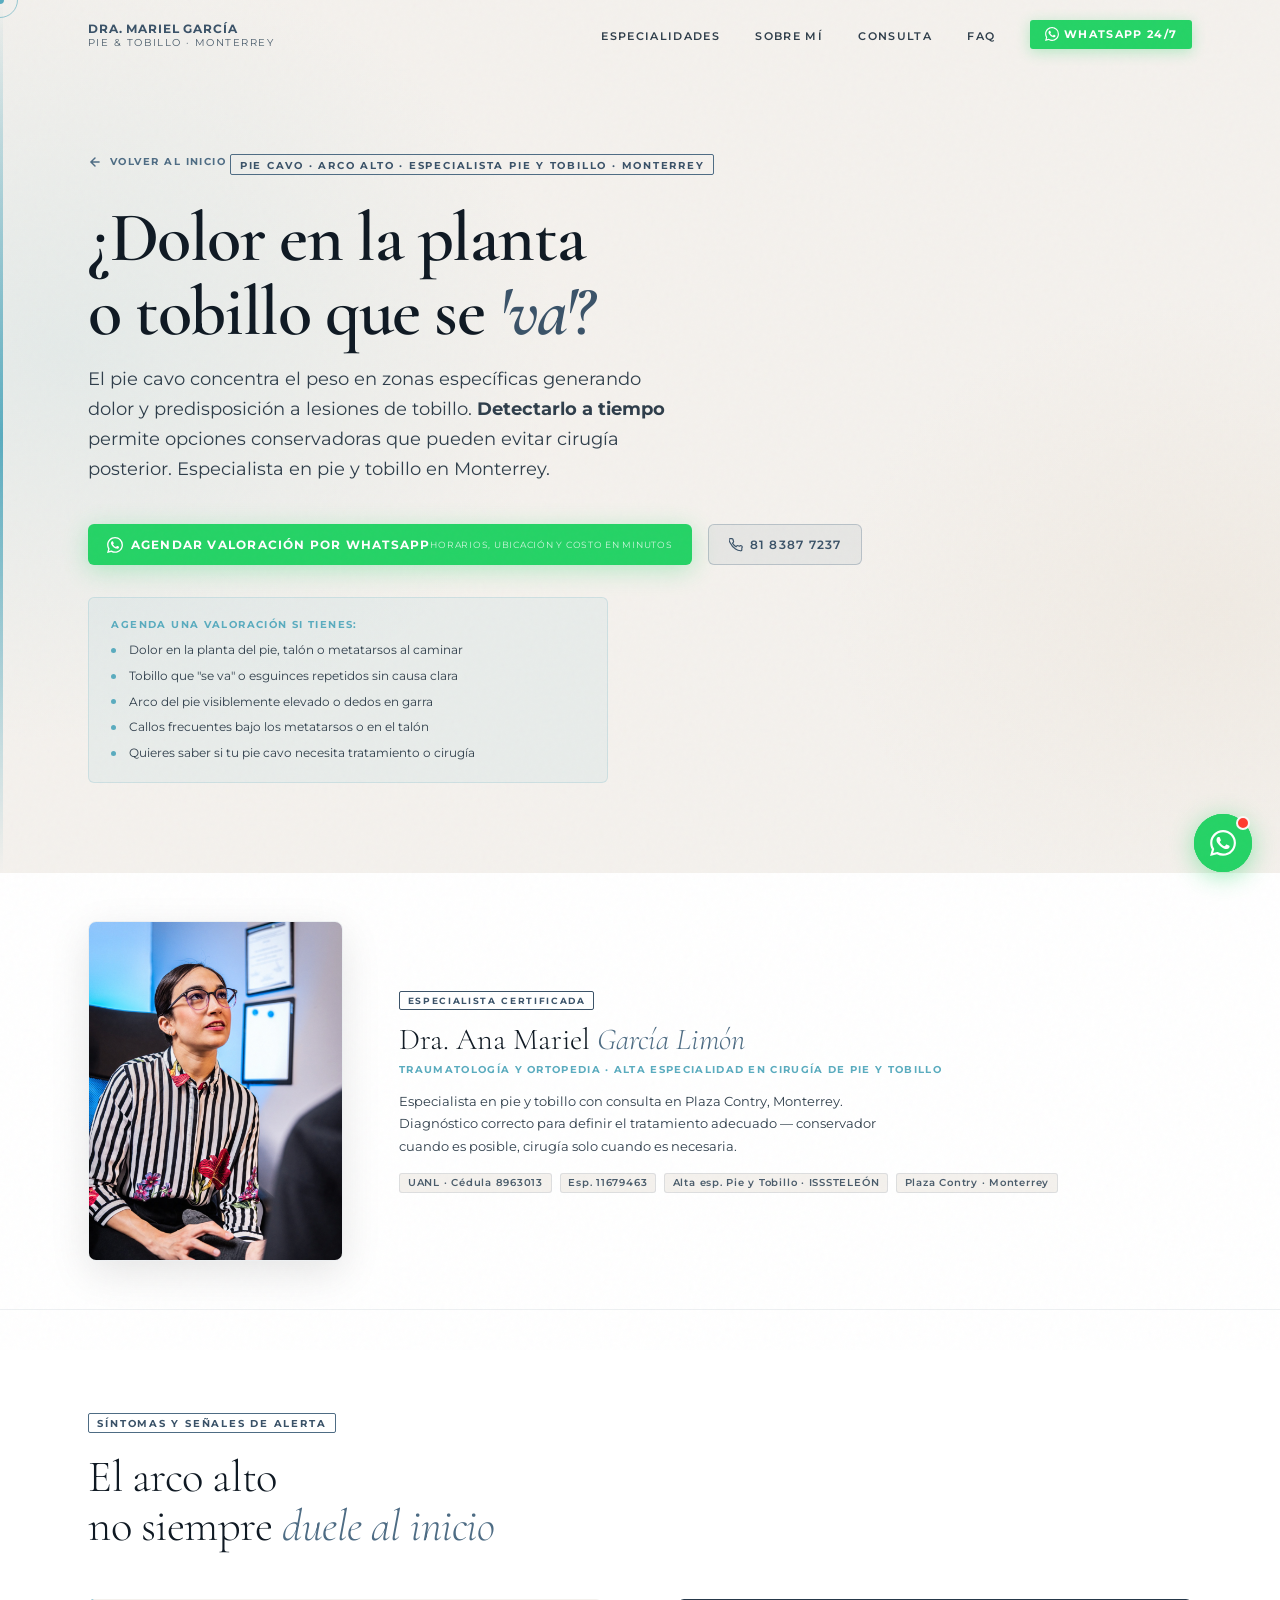
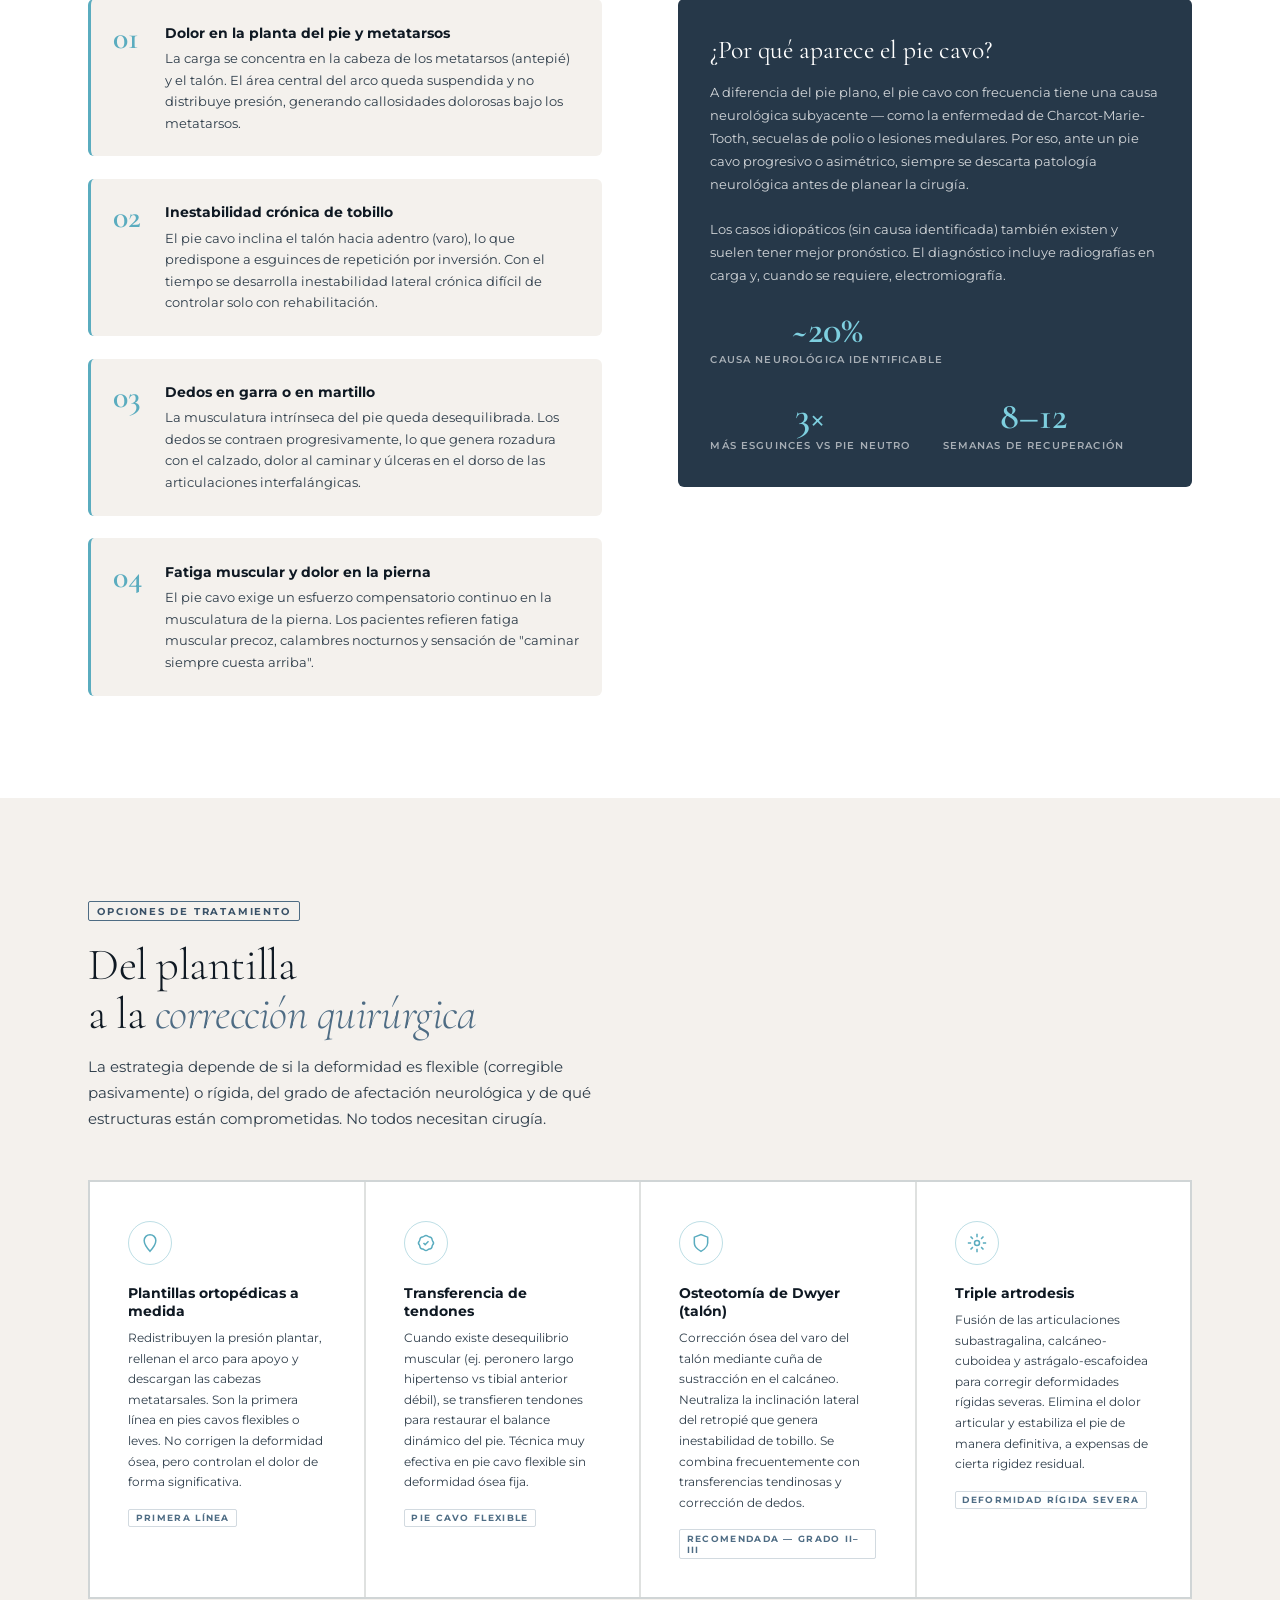
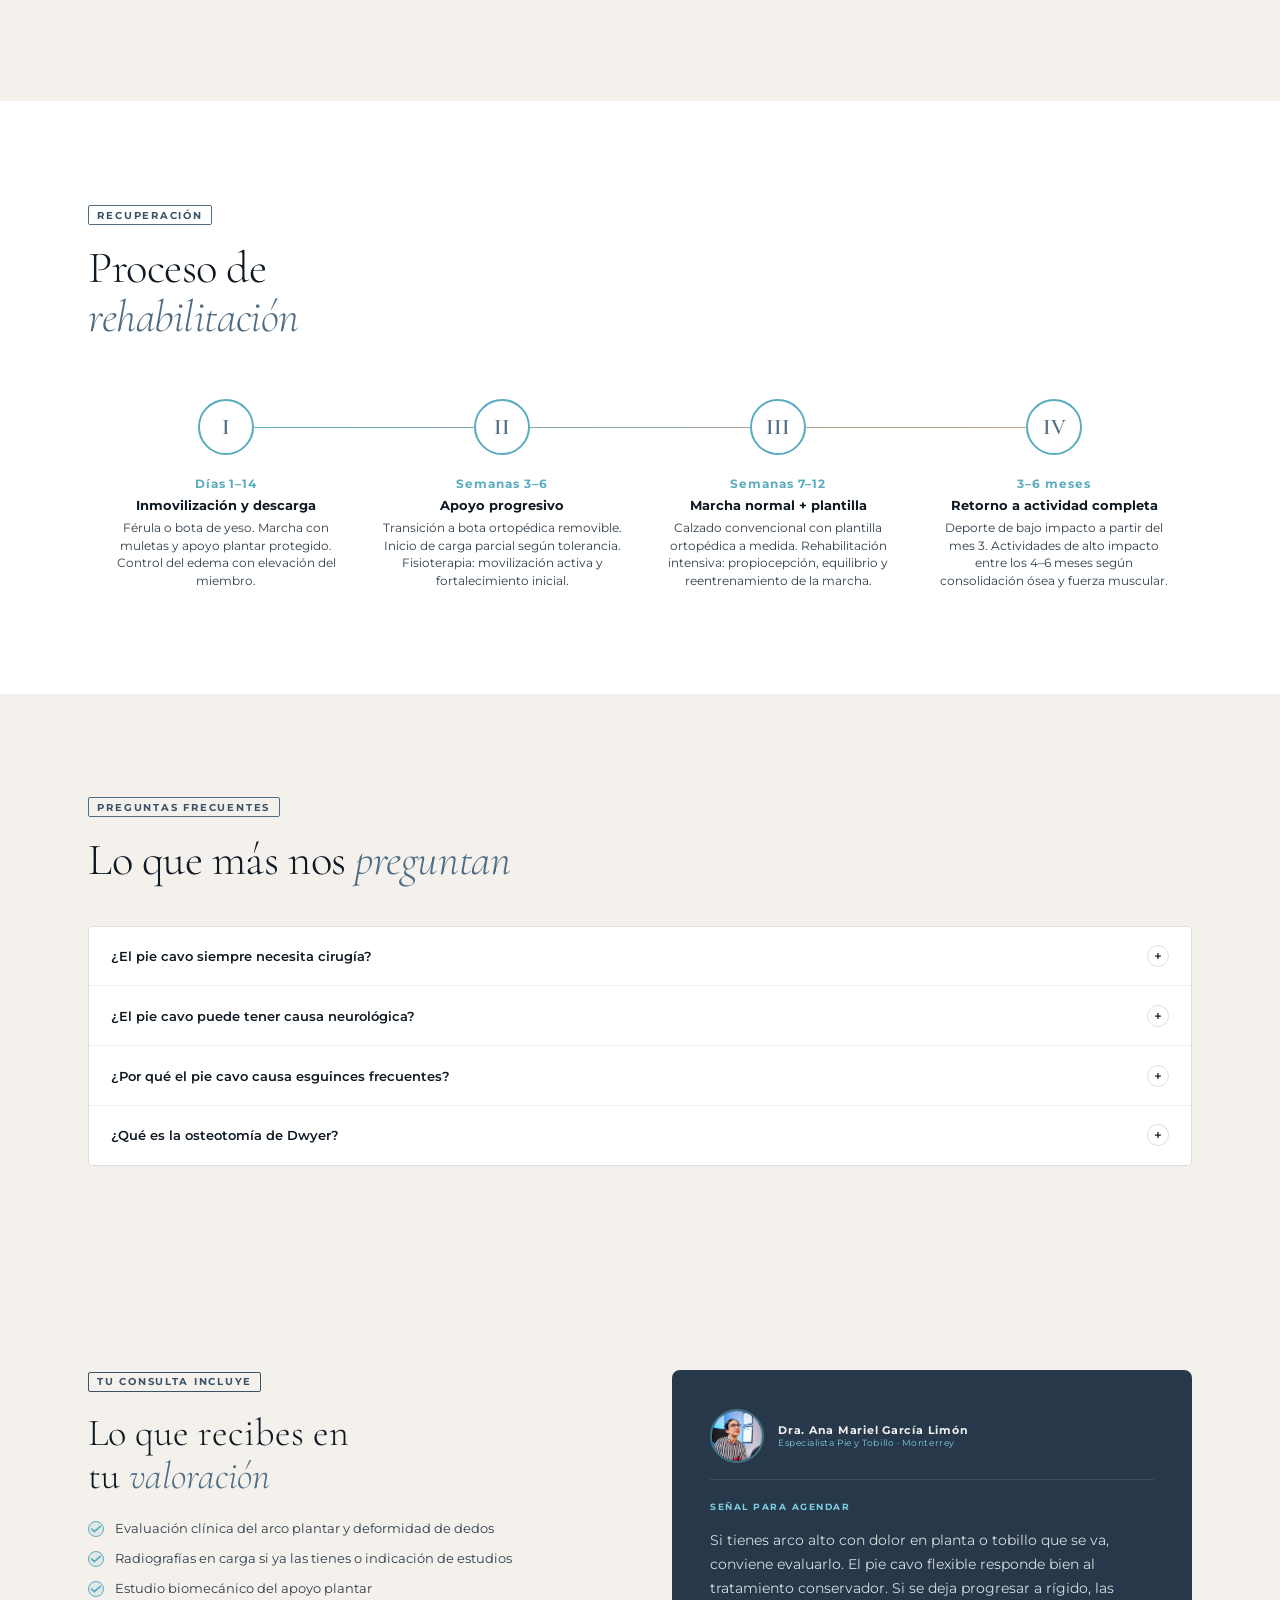
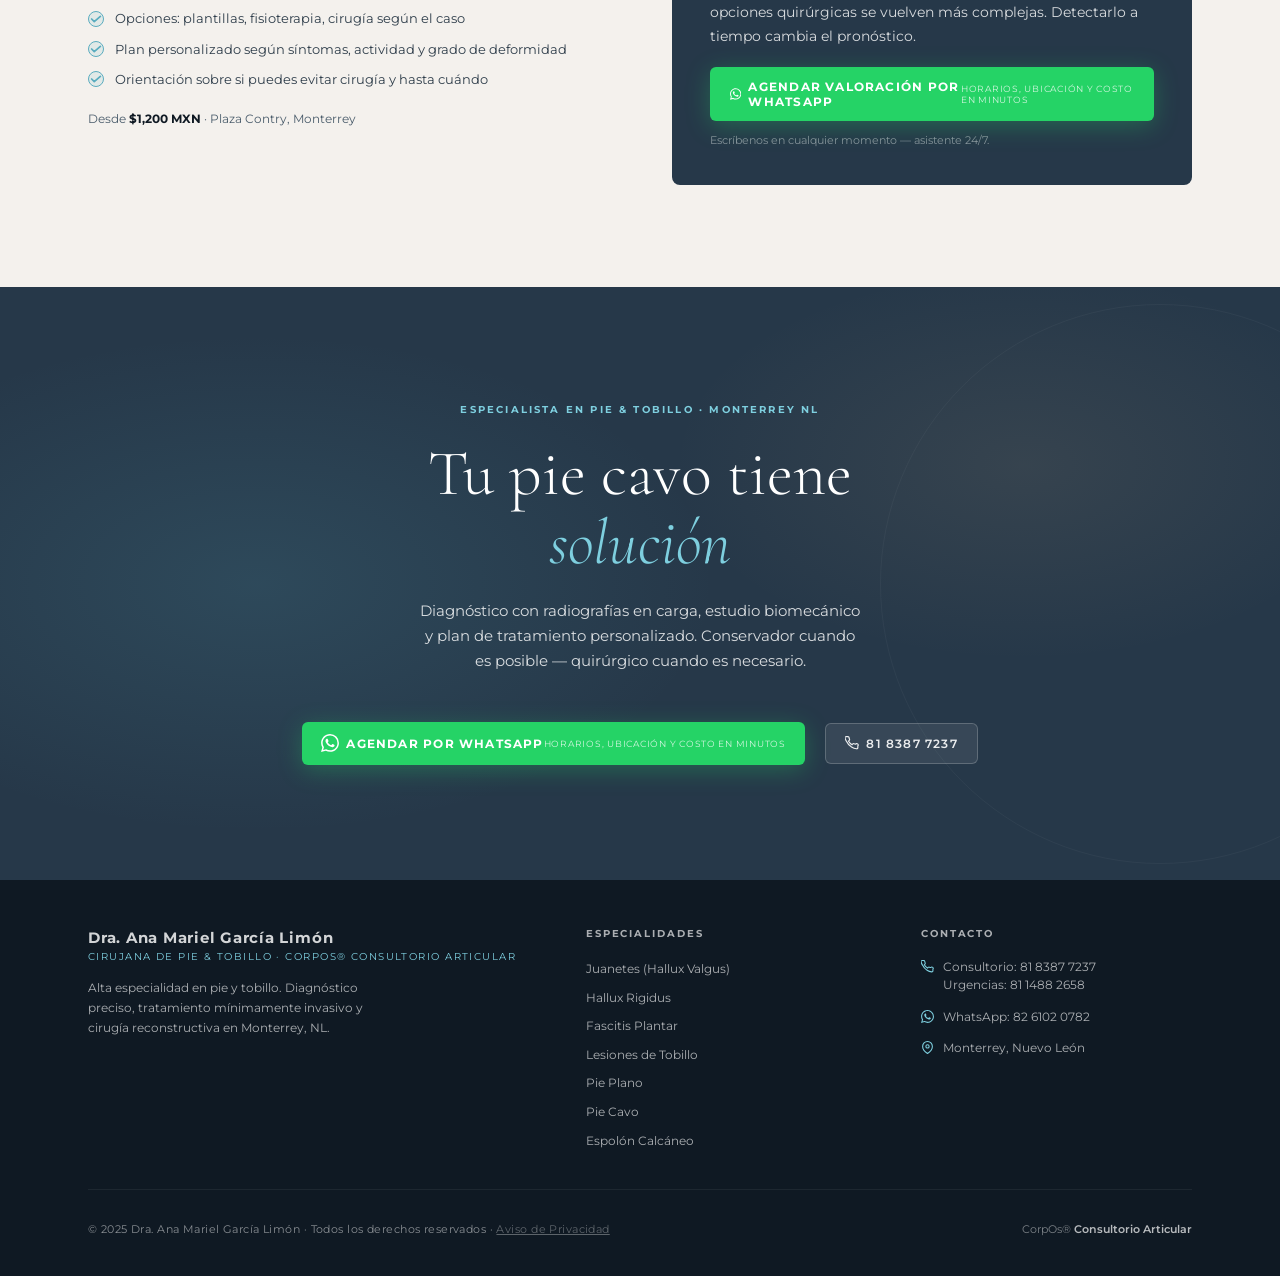
<file: pie-cavo.html>
<!DOCTYPE html>
<html lang="es">
<head>
<!-- Google Tag Manager -->
<script>(function(w,d,s,l,i){w[l]=w[l]||[];w[l].push({'gtm.start':
new Date().getTime(),event:'gtm.js'});var f=d.getElementsByTagName(s)[0],
j=d.createElement(s),dl=l!='dataLayer'?'&l='+l:'';j.async=true;j.src=
'https://www.googletagmanager.com/gtm.js?id='+i+dl;f.parentNode.insertBefore(j,f);
})(window,document,'script','dataLayer','GTM-NVMBLD84');</script>
<!-- End Google Tag Manager -->
<meta charset="UTF-8" />
  <meta name="viewport" content="width=device-width, initial-scale=1.0" />
  <title>Pie Cavo en Monterrey — Dra. Mariel García</title>
  <meta name="description" content="Diagnóstico y tratamiento del pie cavo (arco alto) en Monterrey. Dolor metatarsal, inestabilidad de tobillo, dedos en garra. Plantillas ortopédicas y cirugía correctora. Dra. Ana Mariel García Limón." />
  <link rel="canonical" href="https://dramarielgarcia.com/pie-cavo.html" />
  <link rel="icon" type="image/svg+xml" href="favicon.svg" />
  <meta name="theme-color" content="#0F1923" />
  <meta property="og:type" content="website" />
  <meta property="og:url" content="https://dramarielgarcia.com/pie-cavo.html" />
  <meta property="og:title" content="Pie Cavo en Monterrey — Dra. Mariel García" />
  <meta property="og:description" content="Arco plantar elevado con dolor, inestabilidad de tobillo y dedos en garra. Plantillas, osteotomía Dwyer y cirugía correctora. Dra. Ana Mariel García Limón." />
  <meta property="og:image" content="https://dramarielgarcia.com/img/CropOs-70.jpg" />
  <meta property="og:locale" content="es_MX" />
  <meta name="twitter:card" content="summary_large_image" />
  <meta name="twitter:title" content="Pie Cavo en Monterrey — Dra. Mariel García" />
  <meta name="twitter:description" content="Arco plantar elevado con dolor, inestabilidad de tobillo y dedos en garra. Plantillas, osteotomía Dwyer y cirugía correctora. Dra. Ana Mariel García Limón." />
  <meta name="twitter:image" content="https://dramarielgarcia.com/img/CropOs-70.jpg" />
  <script type="application/ld+json">
  {
    "@context": "https://schema.org",
    "@graph": [
      {
        "@type": "MedicalWebPage",
        "name": "Pie Cavo en Monterrey",
        "description": "Diagnóstico y tratamiento del pie cavo (arco alto) en Monterrey. Plantillas ortopédicas y cirugía correctora. Dra. Ana Mariel García Limón.",
        "url": "https://dramarielgarcia.com/pie-cavo.html",
        "about": {"@type":"MedicalCondition","name":"Pie Cavo","alternateName":"Pes Cavus","relevantSpecialty":"Orthopedic Surgery"},
        "author": {"@type":"Physician","name":"Dra. Ana Mariel García Limón","url":"https://dramarielgarcia.com"},
        "breadcrumb": {"@type":"BreadcrumbList","itemListElement":[{"@type":"ListItem","position":1,"name":"Inicio","item":"https://dramarielgarcia.com/"},{"@type":"ListItem","position":2,"name":"Pie Cavo"}]}
      },
      {
        "@type": "FAQPage",
        "mainEntity": [
          {"@type":"Question","name":"¿El pie cavo siempre necesita cirugía?","acceptedAnswer":{"@type":"Answer","text":"No. Los casos leves o moderados con deformidad flexible responden bien a plantillas ortopédicas a medida y fisioterapia. La cirugía se indica cuando hay dolor significativo que no cede al tratamiento conservador o cuando la deformidad es rígida y progresiva."}},
          {"@type":"Question","name":"¿El pie cavo puede tener causa neurológica?","acceptedAnswer":{"@type":"Answer","text":"Sí. Aproximadamente el 20% de los casos de pie cavo tiene una causa neurológica identificable, como la enfermedad de Charcot-Marie-Tooth. Por eso, ante un pie cavo progresivo o asimétrico, siempre se descarta patología neurológica antes de planear el tratamiento."}},
          {"@type":"Question","name":"¿Por qué el pie cavo causa esguinces frecuentes?","acceptedAnswer":{"@type":"Answer","text":"El pie cavo inclina el talón hacia adentro (varo), lo que carga el borde lateral del pie y predispone a esguinces por inversión repetidos. Pacientes con pie cavo tienen hasta 3 veces más esguinces que con pie neutro."}},
          {"@type":"Question","name":"¿Qué es la osteotomía de Dwyer?","acceptedAnswer":{"@type":"Answer","text":"Es una cirugía de corrección del talón en varo asociado al pie cavo. Consiste en resecar una cuña ósea del calcáneo para verticalizar el retropié y reducir la inestabilidad de tobillo. Se combina frecuentemente con transferencias tendinosas y corrección de dedos."}}
        ]
      }
    ]
  }
  </script>
  <link rel="preconnect" href="https://fonts.googleapis.com" />
  <link rel="preconnect" href="https://fonts.gstatic.com" crossorigin />
  <link rel="preload" as="style" href="https://fonts.googleapis.com/css2?family=Montserrat:wght@400;500;600;700&family=Cormorant+Garamond:ital,wght@0,300;0,400;0,600;1,300;1,400;1,600&display=swap" onload="this.onload=null;this.rel='stylesheet'" />
  <noscript><link rel="stylesheet" href="https://fonts.googleapis.com/css2?family=Montserrat:wght@400;500;600;700&family=Cormorant+Garamond:ital,wght@0,300;0,400;0,600;1,300;1,400;1,600&display=swap" /></noscript>
  <link rel="stylesheet" href="styles.css" />
  <link rel="stylesheet" href="page-styles.css" />
</head>
<body>
<!-- Google Tag Manager (noscript) -->
<noscript><iframe src="https://www.googletagmanager.com/ns.html?id=GTM-NVMBLD84"
height="0" width="0" style="display:none;visibility:hidden"></iframe></noscript>
<!-- End Google Tag Manager (noscript) -->

<div id="cursor-dot"></div><div id="cursor-ring"></div><div class="grain"></div>
<nav class="nav" id="nav"><div class="nav-inner"><a href="index.html" class="nav-logo"><span class="nav-logo-name">Dra. Mariel García</span><span class="nav-logo-sub">Pie &amp; Tobillo · Monterrey</span></a><ul class="nav-links"><li><a href="index.html#especialidades">Especialidades</a></li><li><a href="index.html#sobre-mi">Sobre mí</a></li><li><a href="index.html#consulta">Consulta</a></li><li><a href="index.html#faq">FAQ</a></li><li><a href="https://wa.me/528261020782?text=Hola%2C%20tengo%20consulta%20sobre%20pie%20cavo" target="_blank" class="nav-cta"><svg width="14" height="14" viewBox="0 0 24 24" fill="currentColor"><path d="M17.472 14.382c-.297-.149-1.758-.867-2.03-.967-.273-.099-.471-.148-.67.15-.197.297-.767.966-.94 1.164-.173.199-.347.223-.644.075-.297-.15-1.255-.463-2.39-1.475-.883-.788-1.48-1.761-1.653-2.059-.173-.297-.018-.458.13-.606.134-.133.298-.347.446-.52.149-.174.198-.298.298-.497.099-.198.05-.371-.025-.52-.075-.149-.669-1.612-.916-2.207-.242-.579-.487-.5-.669-.51-.173-.008-.371-.01-.57-.01-.198 0-.52.074-.792.372-.272.297-1.04 1.016-1.04 2.479 0 1.462 1.065 2.875 1.213 3.074.149.198 2.096 3.2 5.077 4.487.709.306 1.262.489 1.694.625.712.227 1.36.195 1.871.118.571-.085 1.758-.719 2.006-1.413.248-.694.248-1.289.173-1.413-.074-.124-.272-.198-.57-.347m-5.421 7.403h-.004a9.87 9.87 0 01-5.031-1.378l-.361-.214-3.741.982.998-3.648-.235-.374a9.86 9.86 0 01-1.51-5.26c.001-5.45 4.436-9.884 9.888-9.884 2.64 0 5.122 1.03 6.988 2.898a9.825 9.825 0 012.893 6.994c-.003 5.45-4.437 9.884-9.885 9.884m8.413-18.297A11.815 11.815 0 0012.05 0C5.495 0 .16 5.335.157 11.892c0 2.096.547 4.142 1.588 5.945L.057 24l6.305-1.654a11.882 11.882 0 005.683 1.448h.005c6.554 0 11.89-5.335 11.893-11.893a11.821 11.821 0 00-3.48-8.413z"/></svg>WhatsApp 24/7</a></li></ul><button class="hamburger" id="hamburger" aria-label="Menú"><span></span><span></span><span></span></button></div></nav>
<div class="mob-menu" id="mobMenu"><button class="mob-close" id="mobClose">✕</button><a href="index.html#especialidades" onclick="closeMob()">Especialidades</a><a href="index.html#sobre-mi" onclick="closeMob()">Sobre mí</a><a href="index.html#consulta" onclick="closeMob()">Consulta</a><a href="index.html#faq" onclick="closeMob()">FAQ</a><a href="https://wa.me/528261020782" target="_blank" style="color:var(--wa)">📱 WhatsApp 24/7</a></div>

<section class="page-hero"><div class="container">
  <a href="index.html" class="hero-back reveal"><svg width="14" height="14" viewBox="0 0 24 24" fill="none" stroke="currentColor" stroke-width="2.5" stroke-linecap="round"><path d="M19 12H5M12 5l-7 7 7 7"/></svg>Volver al inicio</a>
  <span class="page-tag reveal d1">Pie Cavo · Arco Alto · Especialista Pie y Tobillo · Monterrey</span>
  <h1 class="page-h1 reveal d1">¿Dolor en la planta<br/>o tobillo que se <em>'va'?</em></h1>
  <p class="page-lead reveal d2">El pie cavo concentra el peso en zonas específicas generando dolor y predisposición a lesiones de tobillo. <strong>Detectarlo a tiempo</strong> permite opciones conservadoras que pueden evitar cirugía posterior. Especialista en pie y tobillo en Monterrey.</p>
  <div class="hero-ctas reveal d3">
    <a href="https://wa.me/528261020782?text=Hola%2C%20quiero%20agendar%20una%20valoraci%C3%B3n%20con%20la%20Dra.%20Mariel.%20Tengo%20arco%20alto%2C%20dolor%20en%20planta%20o%20inestabilidad%20en%20el%20pie%20o%20tobillo." target="_blank" class="btn-wa"><span class="btn-wa-label"><svg width="16" height="16" viewBox="0 0 24 24" fill="currentColor"><path d="M17.472 14.382c-.297-.149-1.758-.867-2.03-.967-.273-.099-.471-.148-.67.15-.197.297-.767.966-.94 1.164-.173.199-.347.223-.644.075-.297-.15-1.255-.463-2.39-1.475-.883-.788-1.48-1.761-1.653-2.059-.173-.297-.018-.458.13-.606.134-.133.298-.347.446-.52.149-.174.198-.298.298-.497.099-.198.05-.371-.025-.52-.075-.149-.669-1.612-.916-2.207-.242-.579-.487-.5-.669-.51-.173-.008-.371-.01-.57-.01-.198 0-.52.074-.792.372-.272.297-1.04 1.016-1.04 2.479 0 1.462 1.065 2.875 1.213 3.074.149.198 2.096 3.2 5.077 4.487.709.306 1.262.489 1.694.625.712.227 1.36.195 1.871.118.571-.085 1.758-.719 2.006-1.413.248-.694.248-1.289.173-1.413-.074-.124-.272-.198-.57-.347m-5.421 7.403h-.004a9.87 9.87 0 01-5.031-1.378l-.361-.214-3.741.982.998-3.648-.235-.374a9.86 9.86 0 01-1.51-5.26c.001-5.45 4.436-9.884 9.888-9.884 2.64 0 5.122 1.03 6.988 2.898a9.825 9.825 0 012.893 6.994c-.003 5.45-4.437 9.884-9.885 9.884m8.413-18.297A11.815 11.815 0 0012.05 0C5.495 0 .16 5.335.157 11.892c0 2.096.547 4.142 1.588 5.945L.057 24l6.305-1.654a11.882 11.882 0 005.683 1.448h.005c6.554 0 11.89-5.335 11.893-11.893a11.821 11.821 0 00-3.48-8.413z"/></svg>Agendar valoración por WhatsApp</span><span class="btn-wa-sub">Horarios, ubicación y costo en minutos</span></a>
    <a href="tel:8183877237" class="btn-tel"><svg width="14" height="14" viewBox="0 0 24 24" fill="none" stroke="currentColor" stroke-width="2"><path d="M22 16.92v3a2 2 0 01-2.18 2 19.79 19.79 0 01-8.63-3.07A19.5 19.5 0 013.07 9.81 19.79 19.79 0 01.007 3.13 2 2 0 012 1h3a2 2 0 012 1.72c.127.96.361 1.903.7 2.81a2 2 0 01-.45 2.11L6.09 8.91a16 16 0 006 6l1.27-1.27a2 2 0 012.11-.45c.907.339 1.85.573 2.81.7A2 2 0 0122 16.92z"/></svg>81 8387 7237</a>
  </div>
  <div class="hero-agenda reveal d4">
    <p class="hero-agenda-label">Agenda una valoración si tienes:</p>
    <ul class="hero-agenda-list">
      <li>Dolor en la planta del pie, talón o metatarsos al caminar</li>
      <li>Tobillo que "se va" o esguinces repetidos sin causa clara</li>
      <li>Arco del pie visiblemente elevado o dedos en garra</li>
      <li>Callos frecuentes bajo los metatarsos o en el talón</li>
      <li>Quieres saber si tu pie cavo necesita tratamiento o cirugía</li>
    </ul>
  </div>
</div></section>

<!-- DRA -->
<section class="dra-strip">
  <div class="container">
    <div class="dra-strip-grid reveal">
      <div class="dra-strip-img">
        <img src="img/CropOs-127.jpg" alt="Dra. Ana Mariel García Limón — Especialista en Pie y Tobillo Monterrey" loading="lazy" />
      </div>
      <div>
        <span class="dra-strip-tag">Especialista certificada</span>
        <h2 class="dra-strip-name">Dra. Ana Mariel <em>García Limón</em></h2>
        <p class="dra-strip-spec">Traumatología y Ortopedia · Alta especialidad en Cirugía de Pie y Tobillo</p>
        <p class="dra-strip-body">Especialista en pie y tobillo con consulta en Plaza Contry, Monterrey. Diagnóstico correcto para definir el tratamiento adecuado — conservador cuando es posible, cirugía solo cuando es necesaria.</p>
        <div class="dra-strip-creds">
          <span class="dra-strip-cred">UANL · Cédula 8963013</span>
          <span class="dra-strip-cred">Esp. 11679463</span>
          <span class="dra-strip-cred">Alta esp. Pie y Tobillo · ISSSTELEÓN</span>
          <span class="dra-strip-cred">Plaza Contry · Monterrey</span>
        </div>
      </div>
    </div>
  </div>
</section>

<section class="sintomas"><div class="container">
  <div class="reveal"><span class="tag">Síntomas y señales de alerta</span><h2 class="sec-title">El arco alto<br/>no siempre <em>duele al inicio</em></h2></div>
  <div class="sint-grid">
    <div class="sint-list">
      <div class="sint-item reveal d1"><div class="sint-num">01</div><div class="sint-text"><strong>Dolor en la planta del pie y metatarsos</strong>La carga se concentra en la cabeza de los metatarsos (antepié) y el talón. El área central del arco queda suspendida y no distribuye presión, generando callosidades dolorosas bajo los metatarsos.</div></div>
      <div class="sint-item reveal d2"><div class="sint-num">02</div><div class="sint-text"><strong>Inestabilidad crónica de tobillo</strong>El pie cavo inclina el talón hacia adentro (varo), lo que predispone a esguinces de repetición por inversión. Con el tiempo se desarrolla inestabilidad lateral crónica difícil de controlar solo con rehabilitación.</div></div>
      <div class="sint-item reveal d3"><div class="sint-num">03</div><div class="sint-text"><strong>Dedos en garra o en martillo</strong>La musculatura intrínseca del pie queda desequilibrada. Los dedos se contraen progresivamente, lo que genera rozadura con el calzado, dolor al caminar y úlceras en el dorso de las articulaciones interfalángicas.</div></div>
      <div class="sint-item reveal d4"><div class="sint-num">04</div><div class="sint-text"><strong>Fatiga muscular y dolor en la pierna</strong>El pie cavo exige un esfuerzo compensatorio continuo en la musculatura de la pierna. Los pacientes refieren fatiga muscular precoz, calambres nocturnos y sensación de "caminar siempre cuesta arriba".</div></div>
    </div>
    <div class="info-box reveal d2">
      <div class="info-box-title">¿Por qué aparece el pie cavo?</div>
      <div class="info-box-body">A diferencia del pie plano, el pie cavo con frecuencia tiene una causa neurológica subyacente — como la enfermedad de Charcot-Marie-Tooth, secuelas de polio o lesiones medulares. Por eso, ante un pie cavo progresivo o asimétrico, siempre se descarta patología neurológica antes de planear la cirugía.<br/><br/>Los casos idiopáticos (sin causa identificada) también existen y suelen tener mejor pronóstico. El diagnóstico incluye radiografías en carga y, cuando se requiere, electromiografía.</div>
      <div class="info-stat">
        <div class="info-stat-item"><div class="info-stat-num">~20%</div><div class="info-stat-label">Causa neurológica identificable</div></div>
        <div class="info-stat-item"><div class="info-stat-num">3×</div><div class="info-stat-label">Más esguinces vs pie neutro</div></div>
        <div class="info-stat-item"><div class="info-stat-num">8–12</div><div class="info-stat-label">Semanas de recuperación</div></div>
      </div>
    </div>
  </div>
</div></section>

<section class="tratamiento"><div class="container">
  <div class="reveal"><span class="tag">Opciones de tratamiento</span><h2 class="sec-title">Del plantilla<br/>a la <em>corrección quirúrgica</em></h2>
  <p class="sec-body">La estrategia depende de si la deformidad es flexible (corregible pasivamente) o rígida, del grado de afectación neurológica y de qué estructuras están comprometidas. No todos necesitan cirugía.</p></div>
  <div class="trat-grid">
    <div class="trat-card reveal d1">
      <div class="trat-ico"><svg width="20" height="20" viewBox="0 0 24 24" fill="none" stroke="currentColor" stroke-width="1.8"><path d="M12 2C8.13 2 5 5.13 5 9c0 5.25 7 13 7 13s7-7.75 7-13c0-3.87-3.13-7-7-7z"/></svg></div>
      <div class="trat-name">Plantillas ortopédicas a medida</div>
      <div class="trat-desc">Redistribuyen la presión plantar, rellenan el arco para apoyo y descargan las cabezas metatarsales. Son la primera línea en pies cavos flexibles o leves. No corrigen la deformidad ósea, pero controlan el dolor de forma significativa.</div>
      <span class="trat-tag">Primera línea</span>
    </div>
    <div class="trat-card reveal d2">
      <div class="trat-ico"><svg width="20" height="20" viewBox="0 0 24 24" fill="none" stroke="currentColor" stroke-width="1.8"><path d="M9 12l2 2 4-4M7.835 4.697a3.42 3.42 0 001.946-.806 3.42 3.42 0 014.438 0 3.42 3.42 0 001.946.806 3.42 3.42 0 013.138 3.138 3.42 3.42 0 00.806 1.946 3.42 3.42 0 010 4.438 3.42 3.42 0 00-.806 1.946 3.42 3.42 0 01-3.138 3.138 3.42 3.42 0 00-1.946.806 3.42 3.42 0 01-4.438 0 3.42 3.42 0 00-1.946-.806 3.42 3.42 0 01-3.138-3.138 3.42 3.42 0 00-.806-1.946 3.42 3.42 0 010-4.438 3.42 3.42 0 00.806-1.946 3.42 3.42 0 013.138-3.138z"/></svg></div>
      <div class="trat-name">Transferencia de tendones</div>
      <div class="trat-desc">Cuando existe desequilibrio muscular (ej. peronero largo hipertenso vs tibial anterior débil), se transfieren tendones para restaurar el balance dinámico del pie. Técnica muy efectiva en pie cavo flexible sin deformidad ósea fija.</div>
      <span class="trat-tag">Pie cavo flexible</span>
    </div>
    <div class="trat-card reveal d3">
      <div class="trat-ico"><svg width="20" height="20" viewBox="0 0 24 24" fill="none" stroke="currentColor" stroke-width="1.8"><path d="M12 22s8-4 8-10V5l-8-3-8 3v7c0 6 8 10 8 10z"/></svg></div>
      <div class="trat-name">Osteotomía de Dwyer (talón)</div>
      <div class="trat-desc">Corrección ósea del varo del talón mediante cuña de sustracción en el calcáneo. Neutraliza la inclinación lateral del retropié que genera inestabilidad de tobillo. Se combina frecuentemente con transferencias tendinosas y corrección de dedos.</div>
      <span class="trat-tag">Recomendada — Grado II–III</span>
    </div>
    <div class="trat-card reveal d4">
      <div class="trat-ico"><svg width="20" height="20" viewBox="0 0 24 24" fill="none" stroke="currentColor" stroke-width="1.8"><circle cx="12" cy="12" r="3"/><path d="M12 1v4M12 19v4M4.22 4.22l2.83 2.83M16.95 16.95l2.83 2.83M1 12h4M19 12h4M4.22 19.78l2.83-2.83M16.95 7.05l2.83-2.83"/></svg></div>
      <div class="trat-name">Triple artrodesis</div>
      <div class="trat-desc">Fusión de las articulaciones subastragalina, calcáneo-cuboidea y astrágalo-escafoidea para corregir deformidades rígidas severas. Elimina el dolor articular y estabiliza el pie de manera definitiva, a expensas de cierta rigidez residual.</div>
      <span class="trat-tag">Deformidad rígida severa</span>
    </div>
  </div>
</div></section>

<section class="recuperacion"><div class="container">
  <div class="reveal"><span class="tag">Recuperación</span><h2 class="sec-title">Proceso de<br/><em>rehabilitación</em></h2></div>
  <div class="rec-timeline">
    <div class="rec-step reveal d1">
      <div class="rec-dot">I</div>
      <div class="rec-period">Días 1–14</div>
      <div class="rec-label">Inmovilización y descarga</div>
      <div class="rec-desc">Férula o bota de yeso. Marcha con muletas y apoyo plantar protegido. Control del edema con elevación del miembro.</div>
    </div>
    <div class="rec-step reveal d2">
      <div class="rec-dot">II</div>
      <div class="rec-period">Semanas 3–6</div>
      <div class="rec-label">Apoyo progresivo</div>
      <div class="rec-desc">Transición a bota ortopédica removible. Inicio de carga parcial según tolerancia. Fisioterapia: movilización activa y fortalecimiento inicial.</div>
    </div>
    <div class="rec-step reveal d3">
      <div class="rec-dot">III</div>
      <div class="rec-period">Semanas 7–12</div>
      <div class="rec-label">Marcha normal + plantilla</div>
      <div class="rec-desc">Calzado convencional con plantilla ortopédica a medida. Rehabilitación intensiva: propiocepción, equilibrio y reentrenamiento de la marcha.</div>
    </div>
    <div class="rec-step reveal d4">
      <div class="rec-dot">IV</div>
      <div class="rec-period">3–6 meses</div>
      <div class="rec-label">Retorno a actividad completa</div>
      <div class="rec-desc">Deporte de bajo impacto a partir del mes 3. Actividades de alto impacto entre los 4–6 meses según consolidación ósea y fuerza muscular.</div>
    </div>
  </div>
</div></section>

<!-- FAQ -->
<section class="page-faq">
  <div class="container">
    <div class="reveal">
      <span class="tag">Preguntas frecuentes</span>
      <h2 class="sec-title">Lo que más nos <em>preguntan</em></h2>
    </div>
    <div class="page-faq-list">
      <div class="faq-item">
        <button class="faq-q" onclick="toggleFaq(this)" aria-expanded="false">
          ¿El pie cavo siempre necesita cirugía?
          <span class="faq-ico"><svg width="10" height="10" viewBox="0 0 24 24" fill="none" stroke="currentColor" stroke-width="3"><path d="M12 5v14M5 12h14"/></svg></span>
        </button>
        <div class="faq-a">No. Los casos leves o moderados con deformidad flexible responden bien a plantillas ortopédicas a medida y fisioterapia. La cirugía se indica cuando hay dolor significativo que no cede al tratamiento conservador o cuando la deformidad es rígida y progresiva.</div>
      </div>
      <div class="faq-item">
        <button class="faq-q" onclick="toggleFaq(this)" aria-expanded="false">
          ¿El pie cavo puede tener causa neurológica?
          <span class="faq-ico"><svg width="10" height="10" viewBox="0 0 24 24" fill="none" stroke="currentColor" stroke-width="3"><path d="M12 5v14M5 12h14"/></svg></span>
        </button>
        <div class="faq-a">Sí. Aproximadamente el 20% de los casos de pie cavo tiene una causa neurológica identificable, como la enfermedad de Charcot-Marie-Tooth. Por eso, ante un pie cavo progresivo o asimétrico, siempre se descarta patología neurológica antes de planear el tratamiento.</div>
      </div>
      <div class="faq-item">
        <button class="faq-q" onclick="toggleFaq(this)" aria-expanded="false">
          ¿Por qué el pie cavo causa esguinces frecuentes?
          <span class="faq-ico"><svg width="10" height="10" viewBox="0 0 24 24" fill="none" stroke="currentColor" stroke-width="3"><path d="M12 5v14M5 12h14"/></svg></span>
        </button>
        <div class="faq-a">El pie cavo inclina el talón hacia adentro (varo), lo que carga el borde lateral del pie y predispone a esguinces por inversión repetidos. Pacientes con pie cavo tienen hasta 3 veces más esguinces que con pie neutro.</div>
      </div>
      <div class="faq-item">
        <button class="faq-q" onclick="toggleFaq(this)" aria-expanded="false">
          ¿Qué es la osteotomía de Dwyer?
          <span class="faq-ico"><svg width="10" height="10" viewBox="0 0 24 24" fill="none" stroke="currentColor" stroke-width="3"><path d="M12 5v14M5 12h14"/></svg></span>
        </button>
        <div class="faq-a">Es una cirugía de corrección del talón en varo asociado al pie cavo. Consiste en resecar una cuña ósea del calcáneo para verticalizar el retropié y reducir la inestabilidad de tobillo. Se combina frecuentemente con transferencias tendinosas y corrección de dedos.</div>
      </div>
    </div>
  </div>
</section>

<!-- VALORACIÓN + URGENCIA -->
<section class="valoracion-bloque">
  <div class="container">
    <div class="val-grid">
      <div class="val-incluye reveal">
        <span class="val-incluye-label">Tu consulta incluye</span>
        <h2 class="val-title">Lo que recibes en<br/>tu <em>valoración</em></h2>
        <ul class="val-checklist">
          <li>Evaluación clínica del arco plantar y deformidad de dedos</li>
          <li>Radiografías en carga si ya las tienes o indicación de estudios</li>
          <li>Estudio biomecánico del apoyo plantar</li>
          <li>Opciones: plantillas, fisioterapia, cirugía según el caso</li>
          <li>Plan personalizado según síntomas, actividad y grado de deformidad</li>
          <li>Orientación sobre si puedes evitar cirugía y hasta cuándo</li>
        </ul>
        <p class="val-price">Desde <strong>$1,200 MXN</strong> · Plaza Contry, Monterrey</p>
      </div>
      <div class="val-urgencia reveal d2">
        <div class="val-dra-card">
          <img src="img/CropOs-127.jpg" alt="Dra. Ana Mariel García Limón" loading="lazy" />
          <div>
            <div class="val-dra-card-name">Dra. Ana Mariel García Limón</div>
            <div class="val-dra-card-spec">Especialista Pie y Tobillo · Monterrey</div>
          </div>
        </div>
        <p class="val-urg-label">Señal para agendar</p>
        <p class="val-urg-text">Si tienes arco alto con dolor en planta o tobillo que se va, conviene evaluarlo. El pie cavo flexible responde bien al tratamiento conservador. Si se deja progresar a rígido, las opciones quirúrgicas se vuelven más complejas. Detectarlo a tiempo cambia el pronóstico.</p>
        <a href="https://wa.me/528261020782?text=Hola%2C%20quiero%20agendar%20una%20valoraci%C3%B3n%20con%20la%20Dra.%20Mariel.%20Tengo%20arco%20alto%2C%20dolor%20en%20planta%20o%20inestabilidad%20en%20el%20pie%20o%20tobillo." target="_blank" class="btn-wa">
          <span class="btn-wa-label"><svg width="16" height="16" viewBox="0 0 24 24" fill="currentColor"><path d="M17.472 14.382c-.297-.149-1.758-.867-2.03-.967-.273-.099-.471-.148-.67.15-.197.297-.767.966-.94 1.164-.173.199-.347.223-.644.075-.297-.15-1.255-.463-2.39-1.475-.883-.788-1.48-1.761-1.653-2.059-.173-.297-.018-.458.13-.606.134-.133.298-.347.446-.52.149-.174.198-.298.298-.497.099-.198.05-.371-.025-.52-.075-.149-.669-1.612-.916-2.207-.242-.579-.487-.5-.669-.51-.173-.008-.371-.01-.57-.01-.198 0-.52.074-.792.372-.272.297-1.04 1.016-1.04 2.479 0 1.462 1.065 2.875 1.213 3.074.149.198 2.096 3.2 5.077 4.487.709.306 1.262.489 1.694.625.712.227 1.36.195 1.871.118.571-.085 1.758-.719 2.006-1.413.248-.694.248-1.289.173-1.413-.074-.124-.272-.198-.57-.347m-5.421 7.403h-.004a9.87 9.87 0 01-5.031-1.378l-.361-.214-3.741.982.998-3.648-.235-.374a9.86 9.86 0 01-1.51-5.26c.001-5.45 4.436-9.884 9.888-9.884 2.64 0 5.122 1.03 6.988 2.898a9.825 9.825 0 012.893 6.994c-.003 5.45-4.437 9.884-9.885 9.884m8.413-18.297A11.815 11.815 0 0012.05 0C5.495 0 .16 5.335.157 11.892c0 2.096.547 4.142 1.588 5.945L.057 24l6.305-1.654a11.882 11.882 0 005.683 1.448h.005c6.554 0 11.89-5.335 11.893-11.893a11.821 11.821 0 00-3.48-8.413z"/></svg>Agendar valoración por WhatsApp</span>
          <span class="btn-wa-sub">Horarios, ubicación y costo en minutos</span>
        </a>
        <p class="val-urg-micro">Escríbenos en cualquier momento — asistente 24/7.</p>
      </div>
    </div>
  </div>
</section>

<section class="cta-final">
  <div class="cta-ring"></div>
  <div class="container">
    <div class="cta-inner">
      <p class="cta-eyebrow reveal">Especialista en pie &amp; tobillo · Monterrey NL</p>
      <h2 class="cta-h2 reveal d1">Tu pie cavo tiene<br/><em>solución</em></h2>
      <p class="cta-sub reveal d2">Diagnóstico con radiografías en carga, estudio biomecánico y plan de tratamiento personalizado. Conservador cuando es posible — quirúrgico cuando es necesario.</p>
      <div class="cta-btns reveal d3">
        <a href="https://wa.me/528261020782?text=Hola%2C%20quiero%20agendar%20consulta%20por%20pie%20cavo%20con%20la%20Dra.%20Mariel" target="_blank" class="btn-wa">
          <span class="btn-wa-label"><svg width="18" height="18" viewBox="0 0 24 24" fill="currentColor"><path d="M17.472 14.382c-.297-.149-1.758-.867-2.03-.967-.273-.099-.471-.148-.67.15-.197.297-.767.966-.94 1.164-.173.199-.347.223-.644.075-.297-.15-1.255-.463-2.39-1.475-.883-.788-1.48-1.761-1.653-2.059-.173-.297-.018-.458.13-.606.134-.133.298-.347.446-.52.149-.174.198-.298.298-.497.099-.198.05-.371-.025-.52-.075-.149-.669-1.612-.916-2.207-.242-.579-.487-.5-.669-.51-.173-.008-.371-.01-.57-.01-.198 0-.52.074-.792.372-.272.297-1.04 1.016-1.04 2.479 0 1.462 1.065 2.875 1.213 3.074.149.198 2.096 3.2 5.077 4.487.709.306 1.262.489 1.694.625.712.227 1.36.195 1.871.118.571-.085 1.758-.719 2.006-1.413.248-.694.248-1.289.173-1.413-.074-.124-.272-.198-.57-.347m-5.421 7.403h-.004a9.87 9.87 0 01-5.031-1.378l-.361-.214-3.741.982.998-3.648-.235-.374a9.86 9.86 0 01-1.51-5.26c.001-5.45 4.436-9.884 9.888-9.884 2.64 0 5.122 1.03 6.988 2.898a9.825 9.825 0 012.893 6.994c-.003 5.45-4.437 9.884-9.885 9.884m8.413-18.297A11.815 11.815 0 0012.05 0C5.495 0 .16 5.335.157 11.892c0 2.096.547 4.142 1.588 5.945L.057 24l6.305-1.654a11.882 11.882 0 005.683 1.448h.005c6.554 0 11.89-5.335 11.893-11.893a11.821 11.821 0 00-3.48-8.413z"/></svg>Agendar por WhatsApp</span>
          <span class="btn-wa-sub">Horarios, ubicación y costo en minutos</span>
        </a>
        <a href="tel:8183877237" class="btn-tel btn-tel-dark"><svg width="14" height="14" viewBox="0 0 24 24" fill="none" stroke="currentColor" stroke-width="2"><path d="M22 16.92v3a2 2 0 01-2.18 2 19.79 19.79 0 01-8.63-3.07A19.5 19.5 0 013.07 9.81 19.79 19.79 0 01.007 3.13 2 2 0 012 1h3a2 2 0 012 1.72c.127.96.361 1.903.7 2.81a2 2 0 01-.45 2.11L6.09 8.91a16 16 0 006 6l1.27-1.27a2 2 0 012.11-.45c.907.339 1.85.573 2.81.7A2 2 0 0122 16.92z"/></svg>81 8387 7237</a>
      </div>
    </div>
  </div>
</section>

<footer class="footer"><div class="container">
  <div class="footer-grid">
    <div>
      <div class="footer-brand-name">Dra. Ana Mariel García Limón</div>
      <div class="footer-brand-spec">Cirujana de Pie &amp; Tobillo · CorpOs® Consultorio Articular</div>
      <p class="footer-brand-desc">Alta especialidad en pie y tobillo. Diagnóstico preciso, tratamiento mínimamente invasivo y cirugía reconstructiva en Monterrey, NL.</p>
    </div>
    <div>
      <div class="footer-col-h">Especialidades</div>
      <ul class="footer-links">
        <li><a href="juanetes.html">Juanetes (Hallux Valgus)</a></li>
        <li><a href="hallux-rigidus.html">Hallux Rigidus</a></li>
        <li><a href="fascitis-plantar.html">Fascitis Plantar</a></li>
        <li><a href="lesiones-tobillo.html">Lesiones de Tobillo</a></li>
        <li><a href="pie-plano.html">Pie Plano</a></li>
        <li><a href="pie-cavo.html">Pie Cavo</a></li>
        <li><a href="espolon-calcaneo.html">Espolón Calcáneo</a></li>
      </ul>
    </div>
    <div>
      <div class="footer-col-h">Contacto</div>
      <div class="footer-contact">
        <div class="footer-ci"><svg width="13" height="13" viewBox="0 0 24 24" fill="none" stroke="currentColor" stroke-width="2"><path d="M22 16.92v3a2 2 0 01-2.18 2 19.79 19.79 0 01-8.63-3.07A19.5 19.5 0 013.07 9.81 19.79 19.79 0 01.007 3.13 2 2 0 012 1h3a2 2 0 012 1.72c.127.96.361 1.903.7 2.81a2 2 0 01-.45 2.11L6.09 8.91a16 16 0 006 6l1.27-1.27a2 2 0 012.11-.45c.907.339 1.85.573 2.81.7A2 2 0 0122 16.92z"/></svg><div>Consultorio: 81 8387 7237<br/>Urgencias: 81 1488 2658</div></div>
        <div class="footer-ci"><svg width="13" height="13" viewBox="0 0 24 24" fill="currentColor"><path d="M17.472 14.382c-.297-.149-1.758-.867-2.03-.967-.273-.099-.471-.148-.67.15-.197.297-.767.966-.94 1.164-.173.199-.347.223-.644.075-.297-.15-1.255-.463-2.39-1.475-.883-.788-1.48-1.761-1.653-2.059-.173-.297-.018-.458.13-.606.134-.133.298-.347.446-.52.149-.174.198-.298.298-.497.099-.198.05-.371-.025-.52-.075-.149-.669-1.612-.916-2.207-.242-.579-.487-.5-.669-.51-.173-.008-.371-.01-.57-.01-.198 0-.52.074-.792.372-.272.297-1.04 1.016-1.04 2.479 0 1.462 1.065 2.875 1.213 3.074.149.198 2.096 3.2 5.077 4.487.709.306 1.262.489 1.694.625.712.227 1.36.195 1.871.118.571-.085 1.758-.719 2.006-1.413.248-.694.248-1.289.173-1.413-.074-.124-.272-.198-.57-.347m-5.421 7.403h-.004a9.87 9.87 0 01-5.031-1.378l-.361-.214-3.741.982.998-3.648-.235-.374a9.86 9.86 0 01-1.51-5.26c.001-5.45 4.436-9.884 9.888-9.884 2.64 0 5.122 1.03 6.988 2.898a9.825 9.825 0 012.893 6.994c-.003 5.45-4.437 9.884-9.885 9.884m8.413-18.297A11.815 11.815 0 0012.05 0C5.495 0 .16 5.335.157 11.892c0 2.096.547 4.142 1.588 5.945L.057 24l6.305-1.654a11.882 11.882 0 005.683 1.448h.005c6.554 0 11.89-5.335 11.893-11.893a11.821 11.821 0 00-3.48-8.413z"/></svg>WhatsApp: 82 6102 0782</div>
        <div class="footer-ci"><svg width="13" height="13" viewBox="0 0 24 24" fill="none" stroke="currentColor" stroke-width="2"><path d="M21 10c0 7-9 13-9 13s-9-6-9-13a9 9 0 0118 0z"/><circle cx="12" cy="10" r="3"/></svg>Monterrey, Nuevo León</div>
      </div>
    </div>
  </div>
  <div class="footer-bottom">
    <span class="footer-copy">© 2025 Dra. Ana Mariel García Limón · Todos los derechos reservados · <a href="privacidad.html" style="opacity:.65;text-decoration:underline;color:inherit">Aviso de Privacidad</a></span>
    <span class="footer-brand-tag">CorpOs® <span>Consultorio Articular</span></span>
  </div>
</div></footer>

<a href="https://wa.me/528261020782?text=Hola%2C%20quiero%20consulta%20sobre%20pie%20cavo%20con%20la%20Dra.%20Mariel" target="_blank" class="wa-float" aria-label="WhatsApp">
  <div class="wa-float-badge"></div>
  <div class="wa-tooltip">¿Tienes pie cavo?</div>
  <svg width="26" height="26" viewBox="0 0 24 24" fill="currentColor"><path d="M17.472 14.382c-.297-.149-1.758-.867-2.03-.967-.273-.099-.471-.148-.67.15-.197.297-.767.966-.94 1.164-.173.199-.347.223-.644.075-.297-.15-1.255-.463-2.39-1.475-.883-.788-1.48-1.761-1.653-2.059-.173-.297-.018-.458.13-.606.134-.133.298-.347.446-.52.149-.174.198-.298.298-.497.099-.198.05-.371-.025-.52-.075-.149-.669-1.612-.916-2.207-.242-.579-.487-.5-.669-.51-.173-.008-.371-.01-.57-.01-.198 0-.52.074-.792.372-.272.297-1.04 1.016-1.04 2.479 0 1.462 1.065 2.875 1.213 3.074.149.198 2.096 3.2 5.077 4.487.709.306 1.262.489 1.694.625.712.227 1.36.195 1.871.118.571-.085 1.758-.719 2.006-1.413.248-.694.248-1.289.173-1.413-.074-.124-.272-.198-.57-.347m-5.421 7.403h-.004a9.87 9.87 0 01-5.031-1.378l-.361-.214-3.741.982.998-3.648-.235-.374a9.86 9.86 0 01-1.51-5.26c.001-5.45 4.436-9.884 9.888-9.884 2.64 0 5.122 1.03 6.988 2.898a9.825 9.825 0 012.893 6.994c-.003 5.45-4.437 9.884-9.885 9.884m8.413-18.297A11.815 11.815 0 0012.05 0C5.495 0 .16 5.335.157 11.892c0 2.096.547 4.142 1.588 5.945L.057 24l6.305-1.654a11.882 11.882 0 005.683 1.448h.005c6.554 0 11.89-5.335 11.893-11.893a11.821 11.821 0 00-3.48-8.413z"/></svg>
</a>

<script src="scripts.js" defer></script>
</body>
</html>
</file>
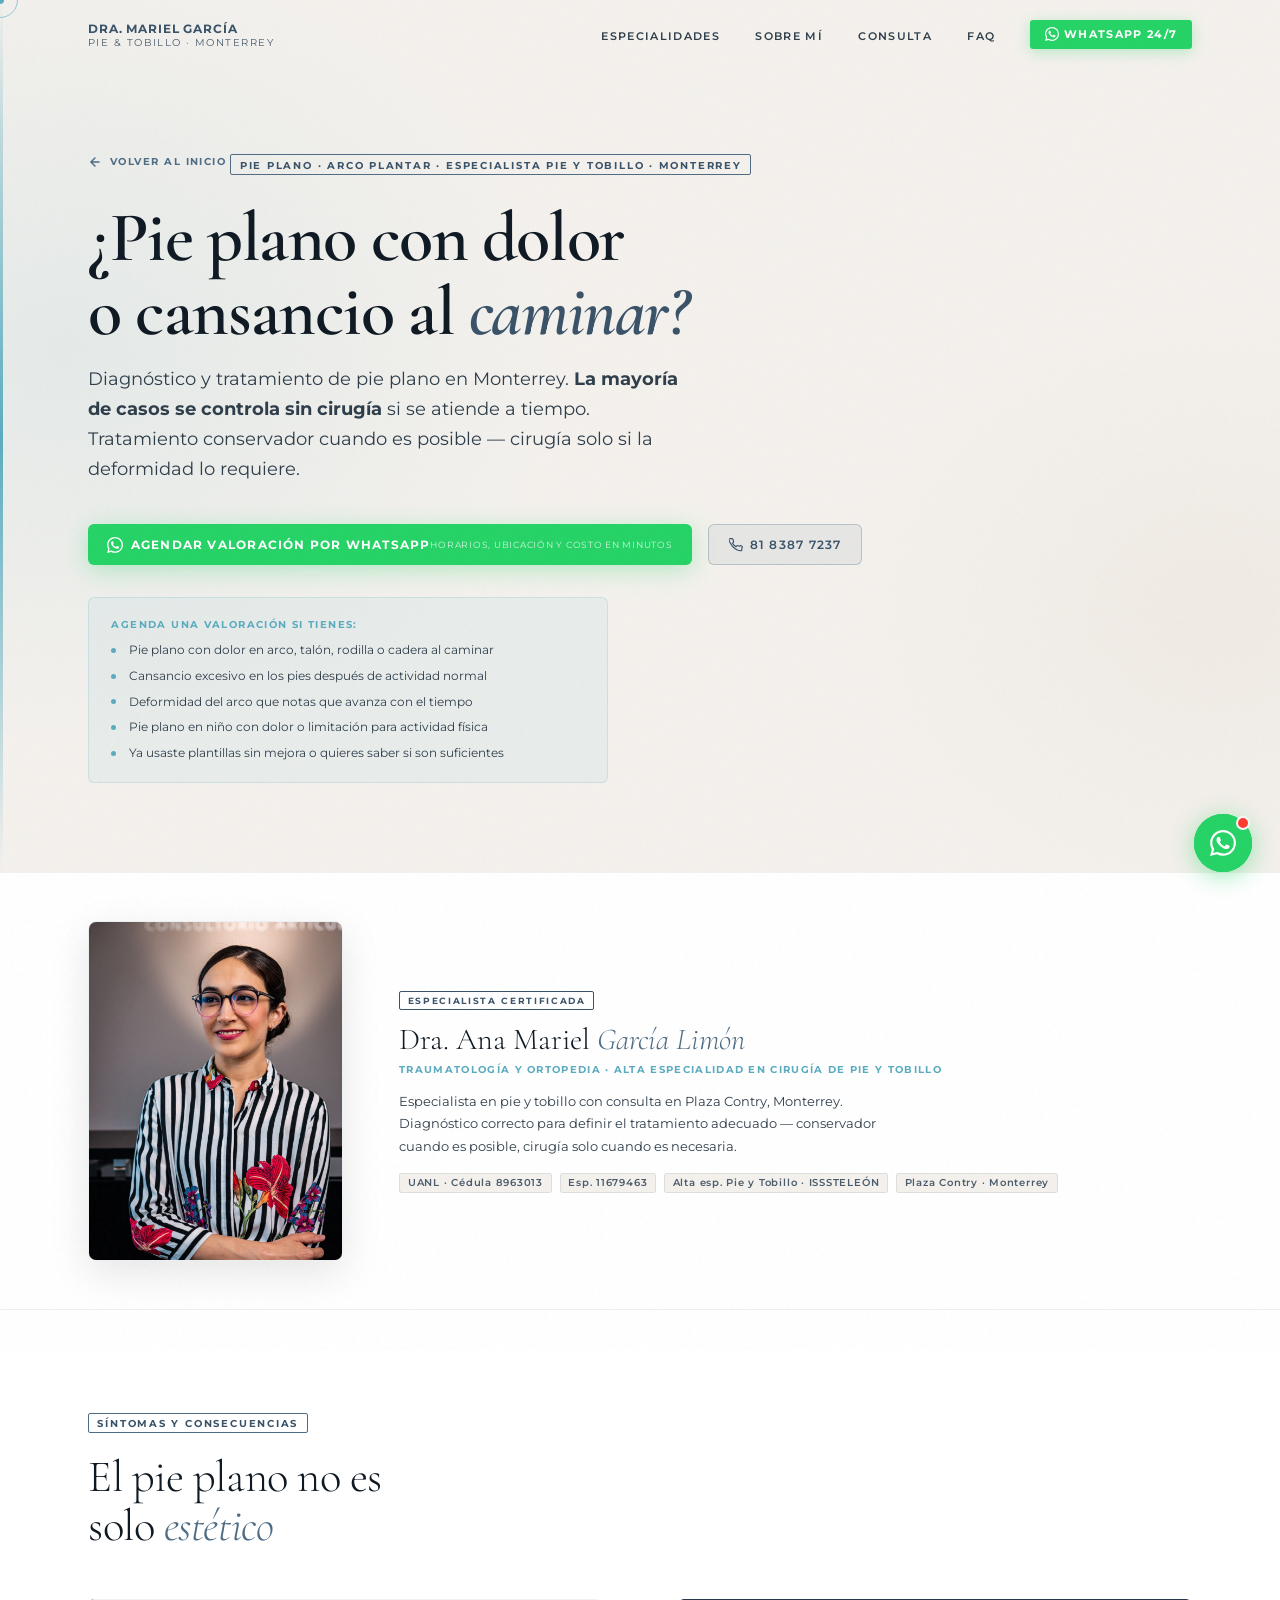
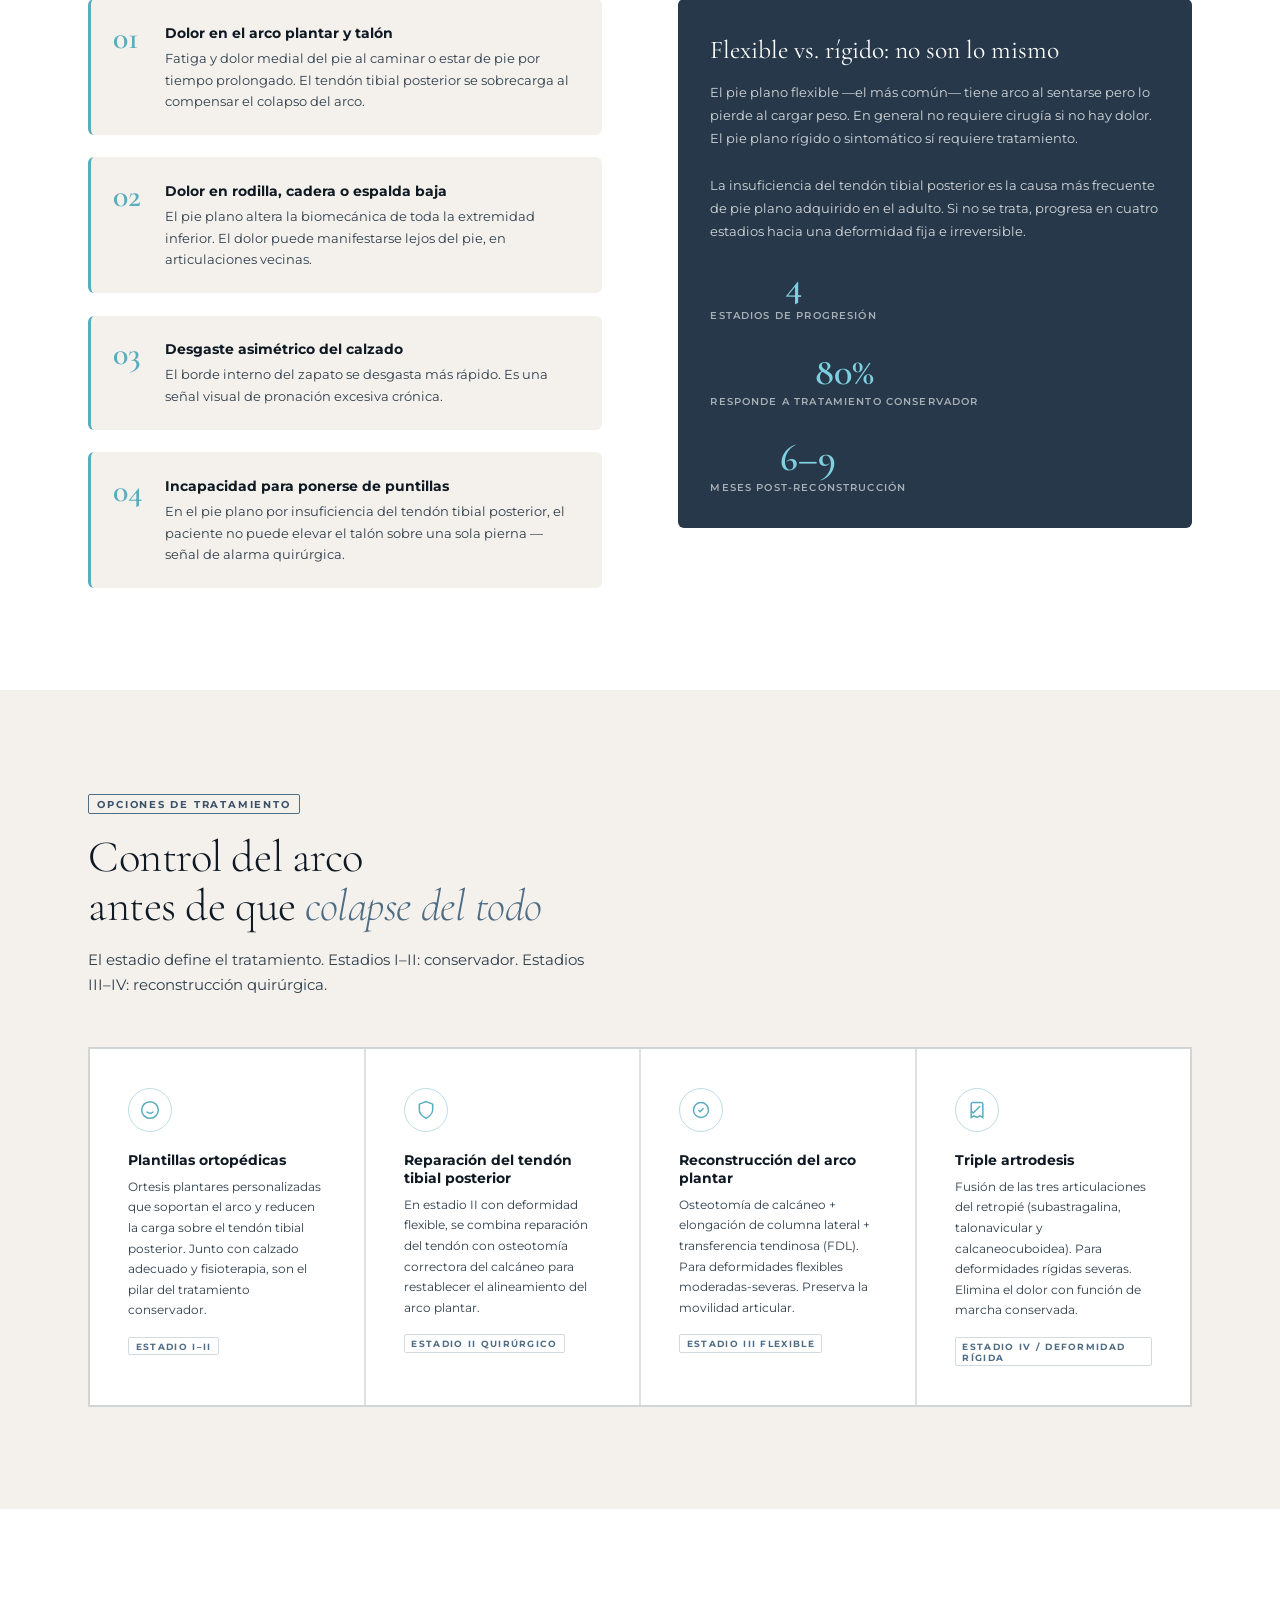
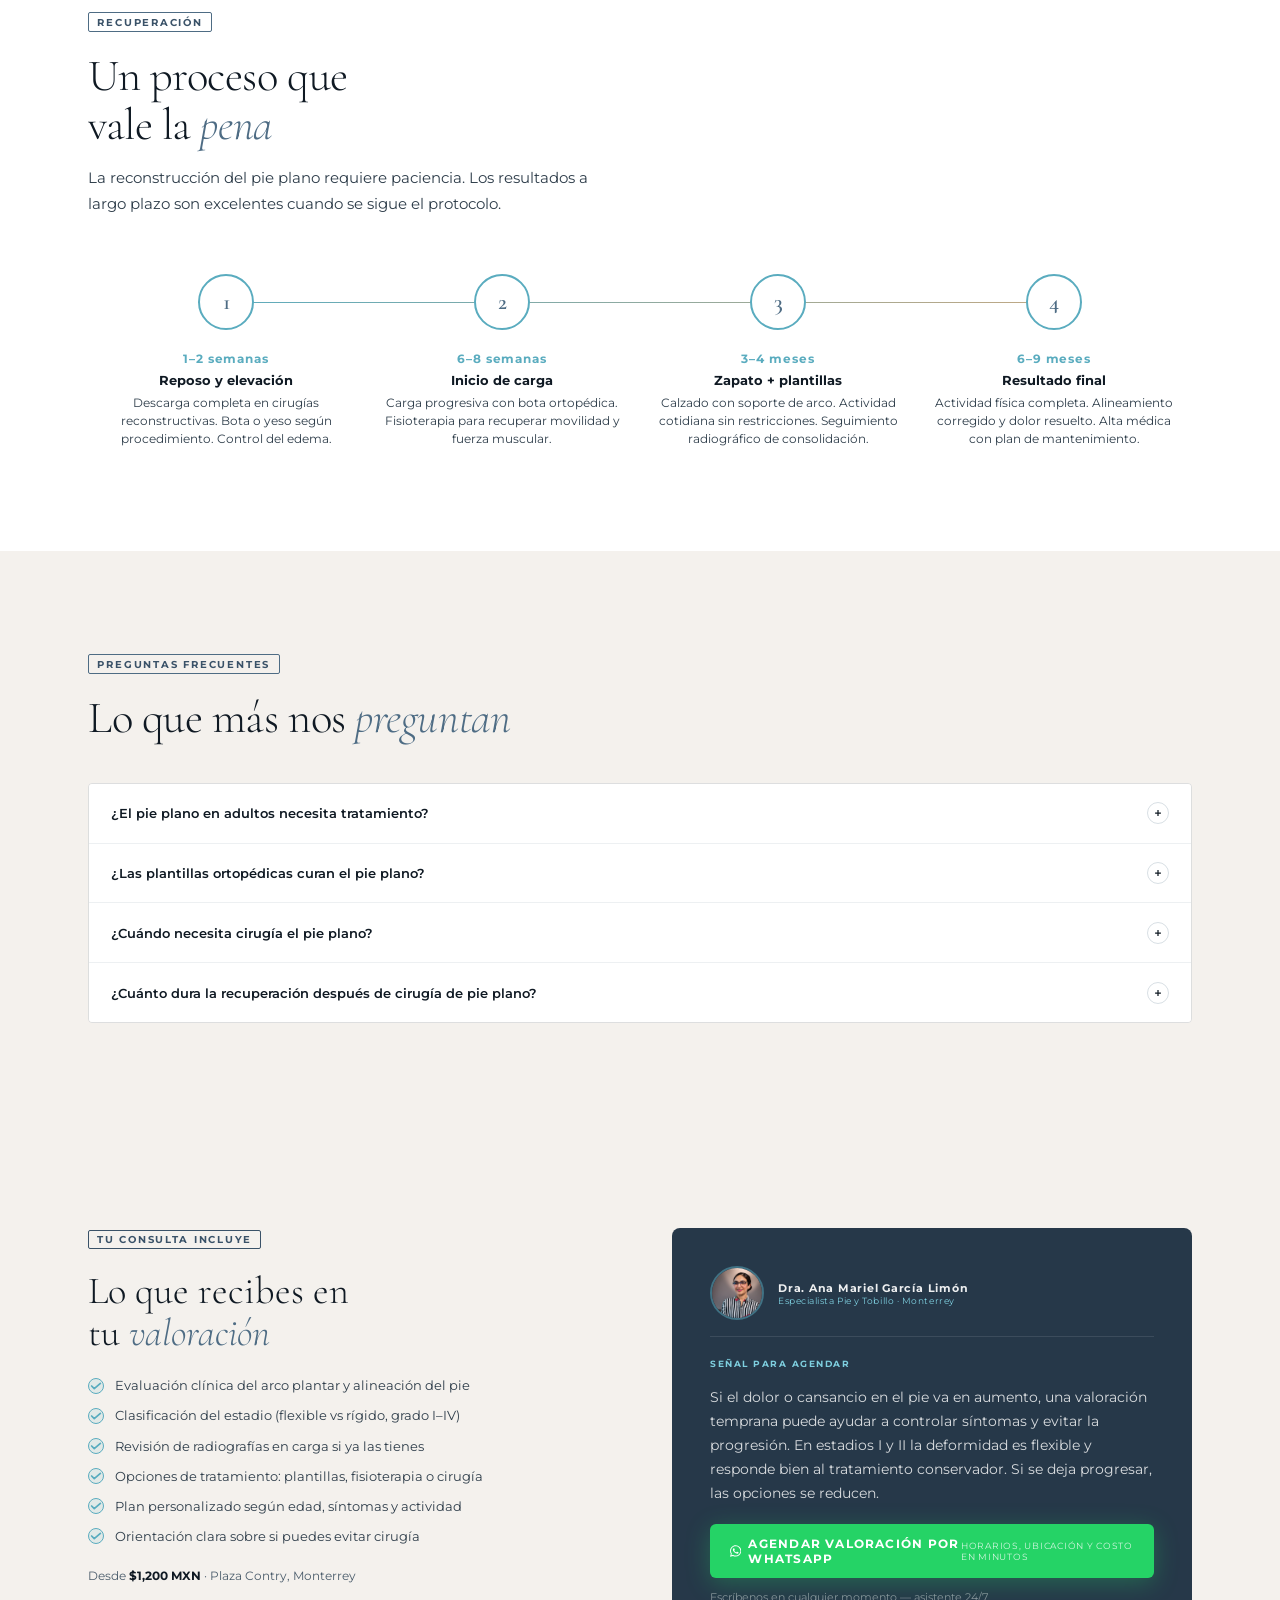
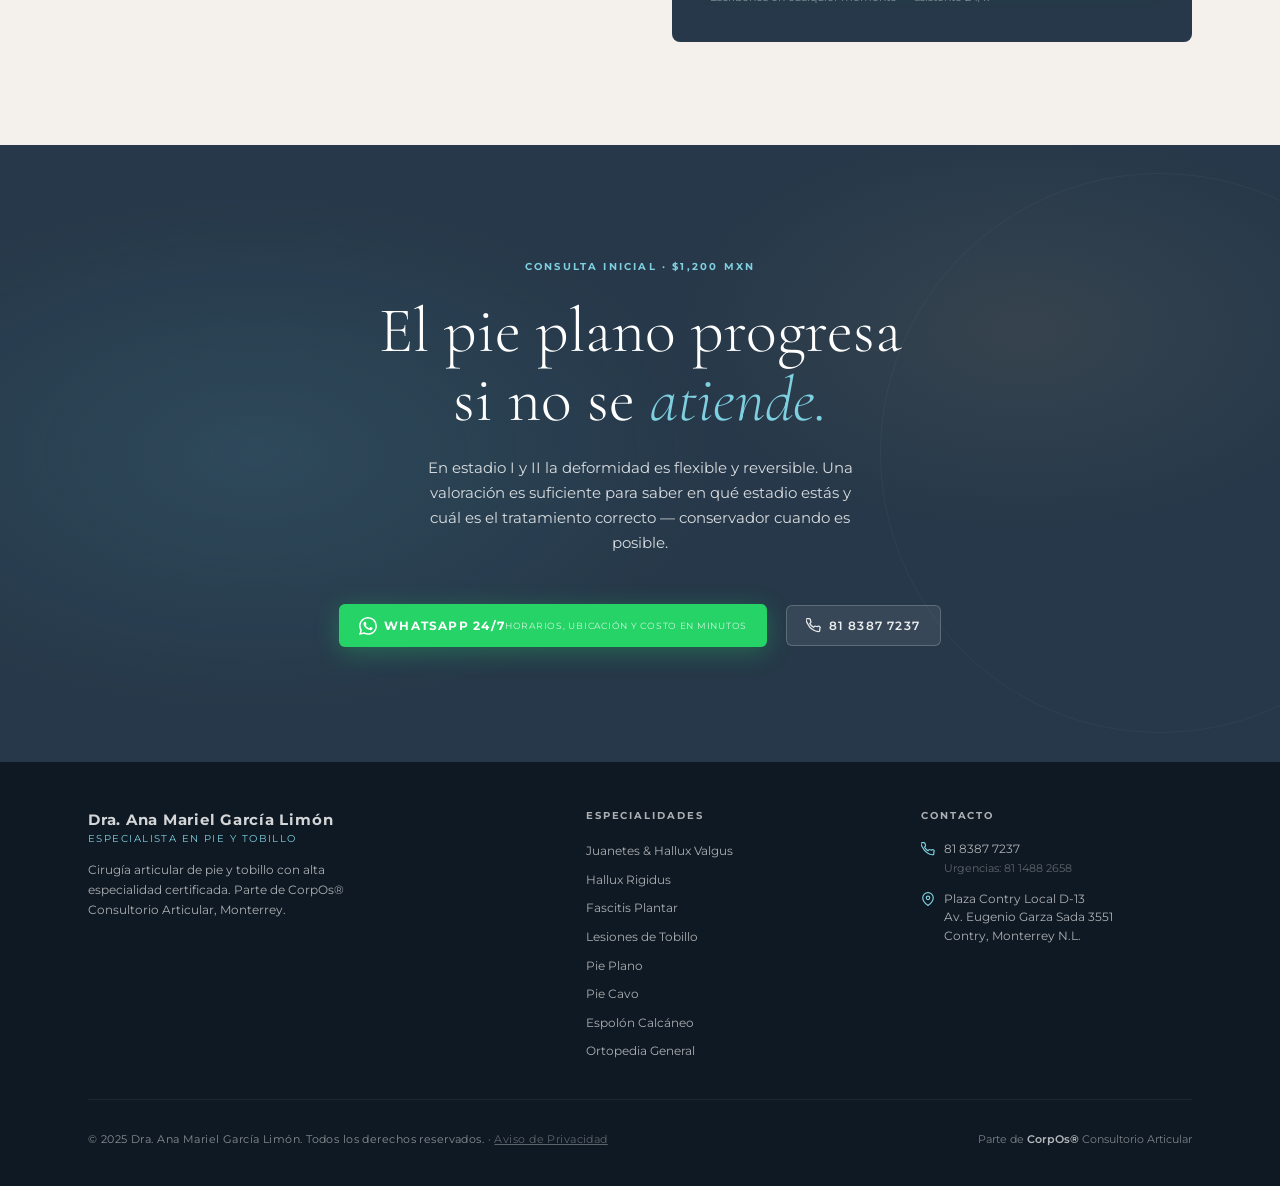
<file: pie-plano.html>
<!DOCTYPE html>
<html lang="es">
<head>
<!-- Google Tag Manager -->
<script>(function(w,d,s,l,i){w[l]=w[l]||[];w[l].push({'gtm.start':
new Date().getTime(),event:'gtm.js'});var f=d.getElementsByTagName(s)[0],
j=d.createElement(s),dl=l!='dataLayer'?'&l='+l:'';j.async=true;j.src=
'https://www.googletagmanager.com/gtm.js?id='+i+dl;f.parentNode.insertBefore(j,f);
})(window,document,'script','dataLayer','GTM-NVMBLD84');</script>
<!-- End Google Tag Manager -->
<meta charset="UTF-8" />
  <meta name="viewport" content="width=device-width, initial-scale=1.0" />
  <title>Pie Plano en Monterrey — Dra. Mariel García</title>
  <meta name="description" content="Diagnóstico y tratamiento del pie plano (pie plano valgo) en adultos y niños en Monterrey. Plantillas, cirugía reconstructiva. Dra. Ana Mariel García Limón." />
  <link rel="canonical" href="https://dramarielgarcia.com/pie-plano.html" />
  <link rel="icon" type="image/svg+xml" href="favicon.svg" />
  <meta name="theme-color" content="#0F1923" />
  <meta property="og:type" content="website" />
  <meta property="og:url" content="https://dramarielgarcia.com/pie-plano.html" />
  <meta property="og:title" content="Pie Plano en Monterrey — Dra. Mariel García" />
  <meta property="og:description" content="Diagnóstico y tratamiento del pie plano en adultos. 4 estadios de progresión. Plantillas y reconstrucción quirúrgica. Dra. Ana Mariel García Limón." />
  <meta property="og:image" content="https://dramarielgarcia.com/img/CropOs-70.jpg" />
  <meta property="og:locale" content="es_MX" />
  <meta name="twitter:card" content="summary_large_image" />
  <meta name="twitter:title" content="Pie Plano en Monterrey — Dra. Mariel García" />
  <meta name="twitter:description" content="Diagnóstico y tratamiento del pie plano en adultos. 4 estadios de progresión. Plantillas y reconstrucción quirúrgica. Dra. Ana Mariel García Limón." />
  <meta name="twitter:image" content="https://dramarielgarcia.com/img/CropOs-70.jpg" />
  <script type="application/ld+json">
  {
    "@context": "https://schema.org",
    "@graph": [
      {
        "@type": "MedicalWebPage",
        "name": "Pie Plano en Monterrey",
        "description": "Diagnóstico y tratamiento del pie plano en adultos en Monterrey. Plantillas y cirugía reconstructiva. Dra. Ana Mariel García Limón.",
        "url": "https://dramarielgarcia.com/pie-plano.html",
        "about": {"@type":"MedicalCondition","name":"Pie Plano","alternateName":"Pes Planus","relevantSpecialty":"Orthopedic Surgery"},
        "author": {"@type":"Physician","name":"Dra. Ana Mariel García Limón","url":"https://dramarielgarcia.com"},
        "breadcrumb": {"@type":"BreadcrumbList","itemListElement":[{"@type":"ListItem","position":1,"name":"Inicio","item":"https://dramarielgarcia.com/"},{"@type":"ListItem","position":2,"name":"Pie Plano"}]}
      },
      {
        "@type": "FAQPage",
        "mainEntity": [
          {"@type":"Question","name":"¿El pie plano en adultos necesita tratamiento?","acceptedAnswer":{"@type":"Answer","text":"El pie plano flexible sin dolor generalmente no requiere cirugía. El pie plano sintomático (con dolor, fatiga o deformidad progresiva) sí necesita tratamiento. La insuficiencia del tendón tibial posterior es la causa más frecuente de pie plano adquirido en adultos y progresa si no se trata."}},
          {"@type":"Question","name":"¿Las plantillas ortopédicas curan el pie plano?","acceptedAnswer":{"@type":"Answer","text":"Las plantillas no corrigen la deformidad ósea, pero controlan el dolor y frenan la progresión en estadios I y II. El 80% de pacientes responde bien al tratamiento conservador con plantillas, fisioterapia y calzado adecuado."}},
          {"@type":"Question","name":"¿Cuándo necesita cirugía el pie plano?","acceptedAnswer":{"@type":"Answer","text":"Cuando el tratamiento conservador fracasa, o en estadios III–IV con deformidad rígida. La reconstrucción quirúrgica combina osteotomía de calcáneo, reparación del tendón tibial posterior y transferencias tendinosas según el caso."}},
          {"@type":"Question","name":"¿Cuánto dura la recuperación después de cirugía de pie plano?","acceptedAnswer":{"@type":"Answer","text":"1–2 semanas de descarga completa, seguido de carga progresiva con bota hasta la semana 8. Calzado con plantilla a los 3–4 meses. Resultado funcional completo a los 6–9 meses."}}
        ]
      }
    ]
  }
  </script>
  <link rel="preconnect" href="https://fonts.googleapis.com" />
  <link rel="preconnect" href="https://fonts.gstatic.com" crossorigin />
  <link rel="preload" as="style" href="https://fonts.googleapis.com/css2?family=Montserrat:wght@400;500;600;700&family=Cormorant+Garamond:ital,wght@0,300;0,400;0,600;1,300;1,400;1,600&display=swap" onload="this.onload=null;this.rel='stylesheet'" />
  <noscript><link rel="stylesheet" href="https://fonts.googleapis.com/css2?family=Montserrat:wght@400;500;600;700&family=Cormorant+Garamond:ital,wght@0,300;0,400;0,600;1,300;1,400;1,600&display=swap" /></noscript>
  <link rel="stylesheet" href="styles.css" />
  <link rel="stylesheet" href="page-styles.css" />
</head>
<body>
<!-- Google Tag Manager (noscript) -->
<noscript><iframe src="https://www.googletagmanager.com/ns.html?id=GTM-NVMBLD84"
height="0" width="0" style="display:none;visibility:hidden"></iframe></noscript>
<!-- End Google Tag Manager (noscript) -->

<div id="cursor-dot"></div><div id="cursor-ring"></div><div class="grain"></div>
<nav class="nav" id="nav"><div class="nav-inner"><a href="index.html" class="nav-logo"><span class="nav-logo-name">Dra. Mariel García</span><span class="nav-logo-sub">Pie &amp; Tobillo · Monterrey</span></a><ul class="nav-links"><li><a href="index.html#especialidades">Especialidades</a></li><li><a href="index.html#sobre-mi">Sobre mí</a></li><li><a href="index.html#consulta">Consulta</a></li><li><a href="index.html#faq">FAQ</a></li><li><a href="https://wa.me/528261020782?text=Hola%2C%20tengo%20consulta%20sobre%20pie%20plano" target="_blank" class="nav-cta"><svg width="14" height="14" viewBox="0 0 24 24" fill="currentColor"><path d="M17.472 14.382c-.297-.149-1.758-.867-2.03-.967-.273-.099-.471-.148-.67.15-.197.297-.767.966-.94 1.164-.173.199-.347.223-.644.075-.297-.15-1.255-.463-2.39-1.475-.883-.788-1.48-1.761-1.653-2.059-.173-.297-.018-.458.13-.606.134-.133.298-.347.446-.52.149-.174.198-.298.298-.497.099-.198.05-.371-.025-.52-.075-.149-.669-1.612-.916-2.207-.242-.579-.487-.5-.669-.51-.173-.008-.371-.01-.57-.01-.198 0-.52.074-.792.372-.272.297-1.04 1.016-1.04 2.479 0 1.462 1.065 2.875 1.213 3.074.149.198 2.096 3.2 5.077 4.487.709.306 1.262.489 1.694.625.712.227 1.36.195 1.871.118.571-.085 1.758-.719 2.006-1.413.248-.694.248-1.289.173-1.413-.074-.124-.272-.198-.57-.347m-5.421 7.403h-.004a9.87 9.87 0 01-5.031-1.378l-.361-.214-3.741.982.998-3.648-.235-.374a9.86 9.86 0 01-1.51-5.26c.001-5.45 4.436-9.884 9.888-9.884 2.64 0 5.122 1.03 6.988 2.898a9.825 9.825 0 012.893 6.994c-.003 5.45-4.437 9.884-9.885 9.884m8.413-18.297A11.815 11.815 0 0012.05 0C5.495 0 .16 5.335.157 11.892c0 2.096.547 4.142 1.588 5.945L.057 24l6.305-1.654a11.882 11.882 0 005.683 1.448h.005c6.554 0 11.89-5.335 11.893-11.893a11.821 11.821 0 00-3.48-8.413z"/></svg>WhatsApp 24/7</a></li></ul><button class="hamburger" id="hamburger" aria-label="Menú"><span></span><span></span><span></span></button></div></nav>
<div class="mob-menu" id="mobMenu"><button class="mob-close" id="mobClose">✕</button><a href="index.html#especialidades" onclick="closeMob()">Especialidades</a><a href="index.html#sobre-mi" onclick="closeMob()">Sobre mí</a><a href="index.html#consulta" onclick="closeMob()">Consulta</a><a href="index.html#faq" onclick="closeMob()">FAQ</a><a href="https://wa.me/528261020782" target="_blank" style="color:var(--wa)">📱 WhatsApp 24/7</a></div>

<section class="page-hero"><div class="container">
  <a href="index.html" class="hero-back reveal"><svg width="14" height="14" viewBox="0 0 24 24" fill="none" stroke="currentColor" stroke-width="2.5" stroke-linecap="round"><path d="M19 12H5M12 5l-7 7 7 7"/></svg>Volver al inicio</a>
  <span class="page-tag reveal d1">Pie Plano · Arco Plantar · Especialista Pie y Tobillo · Monterrey</span>
  <h1 class="page-h1 reveal d1">¿Pie plano con dolor<br/>o cansancio al <em>caminar?</em></h1>
  <p class="page-lead reveal d2">Diagnóstico y tratamiento de pie plano en Monterrey. <strong>La mayoría de casos se controla sin cirugía</strong> si se atiende a tiempo. Tratamiento conservador cuando es posible — cirugía solo si la deformidad lo requiere.</p>
  <div class="hero-ctas reveal d3">
    <a href="https://wa.me/528261020782?text=Hola%2C%20quiero%20agendar%20una%20valoraci%C3%B3n%20con%20la%20Dra.%20Mariel.%20Tengo%20pie%20plano%20o%20dolor%20y%20cansancio%20al%20caminar." target="_blank" class="btn-wa"><span class="btn-wa-label"><svg width="16" height="16" viewBox="0 0 24 24" fill="currentColor"><path d="M17.472 14.382c-.297-.149-1.758-.867-2.03-.967-.273-.099-.471-.148-.67.15-.197.297-.767.966-.94 1.164-.173.199-.347.223-.644.075-.297-.15-1.255-.463-2.39-1.475-.883-.788-1.48-1.761-1.653-2.059-.173-.297-.018-.458.13-.606.134-.133.298-.347.446-.52.149-.174.198-.298.298-.497.099-.198.05-.371-.025-.52-.075-.149-.669-1.612-.916-2.207-.242-.579-.487-.5-.669-.51-.173-.008-.371-.01-.57-.01-.198 0-.52.074-.792.372-.272.297-1.04 1.016-1.04 2.479 0 1.462 1.065 2.875 1.213 3.074.149.198 2.096 3.2 5.077 4.487.709.306 1.262.489 1.694.625.712.227 1.36.195 1.871.118.571-.085 1.758-.719 2.006-1.413.248-.694.248-1.289.173-1.413-.074-.124-.272-.198-.57-.347m-5.421 7.403h-.004a9.87 9.87 0 01-5.031-1.378l-.361-.214-3.741.982.998-3.648-.235-.374a9.86 9.86 0 01-1.51-5.26c.001-5.45 4.436-9.884 9.888-9.884 2.64 0 5.122 1.03 6.988 2.898a9.825 9.825 0 012.893 6.994c-.003 5.45-4.437 9.884-9.885 9.884m8.413-18.297A11.815 11.815 0 0012.05 0C5.495 0 .16 5.335.157 11.892c0 2.096.547 4.142 1.588 5.945L.057 24l6.305-1.654a11.882 11.882 0 005.683 1.448h.005c6.554 0 11.89-5.335 11.893-11.893a11.821 11.821 0 00-3.48-8.413z"/></svg>Agendar valoración por WhatsApp</span><span class="btn-wa-sub">Horarios, ubicación y costo en minutos</span></a>
    <a href="tel:8183877237" class="btn-tel"><svg width="14" height="14" viewBox="0 0 24 24" fill="none" stroke="currentColor" stroke-width="2"><path d="M22 16.92v3a2 2 0 01-2.18 2 19.79 19.79 0 01-8.63-3.07A19.5 19.5 0 013.07 9.81 19.79 19.79 0 01.007 3.13 2 2 0 012 1h3a2 2 0 012 1.72c.127.96.361 1.903.7 2.81a2 2 0 01-.45 2.11L6.09 8.91a16 16 0 006 6l1.27-1.27a2 2 0 012.11-.45c.907.339 1.85.573 2.81.7A2 2 0 0122 16.92z"/></svg>81 8387 7237</a>
  </div>
  <div class="hero-agenda reveal d4">
    <p class="hero-agenda-label">Agenda una valoración si tienes:</p>
    <ul class="hero-agenda-list">
      <li>Pie plano con dolor en arco, talón, rodilla o cadera al caminar</li>
      <li>Cansancio excesivo en los pies después de actividad normal</li>
      <li>Deformidad del arco que notas que avanza con el tiempo</li>
      <li>Pie plano en niño con dolor o limitación para actividad física</li>
      <li>Ya usaste plantillas sin mejora o quieres saber si son suficientes</li>
    </ul>
  </div>
</div></section>

<!-- DRA -->
<section class="dra-strip">
  <div class="container">
    <div class="dra-strip-grid reveal">
      <div class="dra-strip-img">
        <img src="img/CropOs-95.jpg" alt="Dra. Ana Mariel García Limón — Especialista en Pie y Tobillo Monterrey" loading="lazy" />
      </div>
      <div>
        <span class="dra-strip-tag">Especialista certificada</span>
        <h2 class="dra-strip-name">Dra. Ana Mariel <em>García Limón</em></h2>
        <p class="dra-strip-spec">Traumatología y Ortopedia · Alta especialidad en Cirugía de Pie y Tobillo</p>
        <p class="dra-strip-body">Especialista en pie y tobillo con consulta en Plaza Contry, Monterrey. Diagnóstico correcto para definir el tratamiento adecuado — conservador cuando es posible, cirugía solo cuando es necesaria.</p>
        <div class="dra-strip-creds">
          <span class="dra-strip-cred">UANL · Cédula 8963013</span>
          <span class="dra-strip-cred">Esp. 11679463</span>
          <span class="dra-strip-cred">Alta esp. Pie y Tobillo · ISSSTELEÓN</span>
          <span class="dra-strip-cred">Plaza Contry · Monterrey</span>
        </div>
      </div>
    </div>
  </div>
</section>

<section class="sintomas"><div class="container">
  <div class="reveal"><span class="tag">Síntomas y consecuencias</span><h2 class="sec-title">El pie plano no es<br/>solo <em>estético</em></h2></div>
  <div class="sint-grid">
    <div class="sint-list">
      <div class="sint-item reveal d1"><div class="sint-num">01</div><div class="sint-text"><strong>Dolor en el arco plantar y talón</strong>Fatiga y dolor medial del pie al caminar o estar de pie por tiempo prolongado. El tendón tibial posterior se sobrecarga al compensar el colapso del arco.</div></div>
      <div class="sint-item reveal d2"><div class="sint-num">02</div><div class="sint-text"><strong>Dolor en rodilla, cadera o espalda baja</strong>El pie plano altera la biomecánica de toda la extremidad inferior. El dolor puede manifestarse lejos del pie, en articulaciones vecinas.</div></div>
      <div class="sint-item reveal d3"><div class="sint-num">03</div><div class="sint-text"><strong>Desgaste asimétrico del calzado</strong>El borde interno del zapato se desgasta más rápido. Es una señal visual de pronación excesiva crónica.</div></div>
      <div class="sint-item reveal d4"><div class="sint-num">04</div><div class="sint-text"><strong>Incapacidad para ponerse de puntillas</strong>En el pie plano por insuficiencia del tendón tibial posterior, el paciente no puede elevar el talón sobre una sola pierna — señal de alarma quirúrgica.</div></div>
    </div>
    <div class="info-box reveal d2">
      <div class="info-box-title">Flexible vs. rígido: no son lo mismo</div>
      <p class="info-box-body">El pie plano flexible —el más común— tiene arco al sentarse pero lo pierde al cargar peso. En general no requiere cirugía si no hay dolor. El pie plano rígido o sintomático sí requiere tratamiento.</p>
      <p class="info-box-body">La insuficiencia del tendón tibial posterior es la causa más frecuente de pie plano adquirido en el adulto. Si no se trata, progresa en cuatro estadios hacia una deformidad fija e irreversible.</p>
      <div class="info-stat">
        <div class="info-stat-item"><div class="info-stat-num">4</div><div class="info-stat-label">Estadios de progresión</div></div>
        <div class="info-stat-item"><div class="info-stat-num">80%</div><div class="info-stat-label">Responde a tratamiento conservador</div></div>
        <div class="info-stat-item"><div class="info-stat-num">6–9</div><div class="info-stat-label">Meses post-reconstrucción</div></div>
      </div>
    </div>
  </div>
</div></section>

<section class="tratamiento"><div class="container">
  <div class="reveal"><span class="tag">Opciones de tratamiento</span><h2 class="sec-title">Control del arco<br/>antes de que <em>colapse del todo</em></h2><p class="sec-body">El estadio define el tratamiento. Estadios I–II: conservador. Estadios III–IV: reconstrucción quirúrgica.</p></div>
  <div class="trat-grid">
    <div class="trat-card reveal d1"><div class="trat-ico"><svg width="20" height="20" viewBox="0 0 24 24" fill="none" stroke="currentColor" stroke-width="1.8"><circle cx="12" cy="12" r="10"/><path d="M8 14s1.5 2 4 2 4-2 4-2M9 9h.01M15 9h.01"/></svg></div><div class="trat-name">Plantillas ortopédicas</div><p class="trat-desc">Ortesis plantares personalizadas que soportan el arco y reducen la carga sobre el tendón tibial posterior. Junto con calzado adecuado y fisioterapia, son el pilar del tratamiento conservador.</p><span class="trat-tag">Estadio I–II</span></div>
    <div class="trat-card reveal d2"><div class="trat-ico"><svg width="20" height="20" viewBox="0 0 24 24" fill="none" stroke="currentColor" stroke-width="1.8"><path d="M12 22s8-4 8-10V5l-8-3-8 3v7c0 6 8 10 8 10z"/></svg></div><div class="trat-name">Reparación del tendón tibial posterior</div><p class="trat-desc">En estadio II con deformidad flexible, se combina reparación del tendón con osteotomía correctora del calcáneo para restablecer el alineamiento del arco plantar.</p><span class="trat-tag">Estadio II quirúrgico</span></div>
    <div class="trat-card reveal d3"><div class="trat-ico"><svg width="20" height="20" viewBox="0 0 24 24" fill="none" stroke="currentColor" stroke-width="1.8"><path d="M9 12l2 2 4-4m6 2a9 9 0 11-18 0 9 9 0 0118 0z"/></svg></div><div class="trat-name">Reconstrucción del arco plantar</div><p class="trat-desc">Osteotomía de calcáneo + elongación de columna lateral + transferencia tendinosa (FDL). Para deformidades flexibles moderadas-severas. Preserva la movilidad articular.</p><span class="trat-tag">Estadio III flexible</span></div>
    <div class="trat-card reveal d4"><div class="trat-ico"><svg width="20" height="20" viewBox="0 0 24 24" fill="none" stroke="currentColor" stroke-width="1.8"><path d="M4.5 12.5l3 3 8-8M19 21V5a2 2 0 00-2-2H7a2 2 0 00-2 2v16l3.5-2 3.5 2 3.5-2 3.5 2z"/></svg></div><div class="trat-name">Triple artrodesis</div><p class="trat-desc">Fusión de las tres articulaciones del retropié (subastragalina, talonavicular y calcaneocuboidea). Para deformidades rígidas severas. Elimina el dolor con función de marcha conservada.</p><span class="trat-tag">Estadio IV / deformidad rígida</span></div>
  </div>
</div></section>

<section class="recuperacion"><div class="container">
  <div class="reveal"><span class="tag">Recuperación</span><h2 class="sec-title">Un proceso que<br/>vale la <em>pena</em></h2><p class="sec-body">La reconstrucción del pie plano requiere paciencia. Los resultados a largo plazo son excelentes cuando se sigue el protocolo.</p></div>
  <div class="rec-timeline">
    <div class="rec-step reveal d1"><div class="rec-dot">1</div><div class="rec-period">1–2 semanas</div><div class="rec-label">Reposo y elevación</div><p class="rec-desc">Descarga completa en cirugías reconstructivas. Bota o yeso según procedimiento. Control del edema.</p></div>
    <div class="rec-step reveal d2"><div class="rec-dot">2</div><div class="rec-period">6–8 semanas</div><div class="rec-label">Inicio de carga</div><p class="rec-desc">Carga progresiva con bota ortopédica. Fisioterapia para recuperar movilidad y fuerza muscular.</p></div>
    <div class="rec-step reveal d3"><div class="rec-dot">3</div><div class="rec-period">3–4 meses</div><div class="rec-label">Zapato + plantillas</div><p class="rec-desc">Calzado con soporte de arco. Actividad cotidiana sin restricciones. Seguimiento radiográfico de consolidación.</p></div>
    <div class="rec-step reveal d4"><div class="rec-dot">4</div><div class="rec-period">6–9 meses</div><div class="rec-label">Resultado final</div><p class="rec-desc">Actividad física completa. Alineamiento corregido y dolor resuelto. Alta médica con plan de mantenimiento.</p></div>
  </div>
</div></section>

<!-- FAQ -->
<section class="page-faq">
  <div class="container">
    <div class="reveal">
      <span class="tag">Preguntas frecuentes</span>
      <h2 class="sec-title">Lo que más nos <em>preguntan</em></h2>
    </div>
    <div class="page-faq-list">
      <div class="faq-item">
        <button class="faq-q" onclick="toggleFaq(this)" aria-expanded="false">
          ¿El pie plano en adultos necesita tratamiento?
          <span class="faq-ico"><svg width="10" height="10" viewBox="0 0 24 24" fill="none" stroke="currentColor" stroke-width="3"><path d="M12 5v14M5 12h14"/></svg></span>
        </button>
        <div class="faq-a">El pie plano flexible sin dolor generalmente no requiere cirugía. El pie plano sintomático (con dolor, fatiga o deformidad progresiva) sí necesita tratamiento. La insuficiencia del tendón tibial posterior es la causa más frecuente de pie plano adquirido en adultos y progresa si no se trata.</div>
      </div>
      <div class="faq-item">
        <button class="faq-q" onclick="toggleFaq(this)" aria-expanded="false">
          ¿Las plantillas ortopédicas curan el pie plano?
          <span class="faq-ico"><svg width="10" height="10" viewBox="0 0 24 24" fill="none" stroke="currentColor" stroke-width="3"><path d="M12 5v14M5 12h14"/></svg></span>
        </button>
        <div class="faq-a">Las plantillas no corrigen la deformidad ósea, pero controlan el dolor y frenan la progresión en estadios I y II. El 80% de pacientes responde bien al tratamiento conservador con plantillas, fisioterapia y calzado adecuado.</div>
      </div>
      <div class="faq-item">
        <button class="faq-q" onclick="toggleFaq(this)" aria-expanded="false">
          ¿Cuándo necesita cirugía el pie plano?
          <span class="faq-ico"><svg width="10" height="10" viewBox="0 0 24 24" fill="none" stroke="currentColor" stroke-width="3"><path d="M12 5v14M5 12h14"/></svg></span>
        </button>
        <div class="faq-a">Cuando el tratamiento conservador fracasa, o en estadios III–IV con deformidad rígida. La reconstrucción quirúrgica combina osteotomía de calcáneo, reparación del tendón tibial posterior y transferencias tendinosas según el caso.</div>
      </div>
      <div class="faq-item">
        <button class="faq-q" onclick="toggleFaq(this)" aria-expanded="false">
          ¿Cuánto dura la recuperación después de cirugía de pie plano?
          <span class="faq-ico"><svg width="10" height="10" viewBox="0 0 24 24" fill="none" stroke="currentColor" stroke-width="3"><path d="M12 5v14M5 12h14"/></svg></span>
        </button>
        <div class="faq-a">1–2 semanas de descarga completa, seguido de carga progresiva con bota hasta la semana 8. Calzado con plantilla a los 3–4 meses. Resultado funcional completo a los 6–9 meses.</div>
      </div>
    </div>
  </div>
</section>

<!-- VALORACIÓN + URGENCIA -->
<section class="valoracion-bloque">
  <div class="container">
    <div class="val-grid">
      <div class="val-incluye reveal">
        <span class="val-incluye-label">Tu consulta incluye</span>
        <h2 class="val-title">Lo que recibes en<br/>tu <em>valoración</em></h2>
        <ul class="val-checklist">
          <li>Evaluación clínica del arco plantar y alineación del pie</li>
          <li>Clasificación del estadio (flexible vs rígido, grado I–IV)</li>
          <li>Revisión de radiografías en carga si ya las tienes</li>
          <li>Opciones de tratamiento: plantillas, fisioterapia o cirugía</li>
          <li>Plan personalizado según edad, síntomas y actividad</li>
          <li>Orientación clara sobre si puedes evitar cirugía</li>
        </ul>
        <p class="val-price">Desde <strong>$1,200 MXN</strong> · Plaza Contry, Monterrey</p>
      </div>
      <div class="val-urgencia reveal d2">
        <div class="val-dra-card">
          <img src="img/CropOs-95.jpg" alt="Dra. Ana Mariel García Limón" loading="lazy" />
          <div>
            <div class="val-dra-card-name">Dra. Ana Mariel García Limón</div>
            <div class="val-dra-card-spec">Especialista Pie y Tobillo · Monterrey</div>
          </div>
        </div>
        <p class="val-urg-label">Señal para agendar</p>
        <p class="val-urg-text">Si el dolor o cansancio en el pie va en aumento, una valoración temprana puede ayudar a controlar síntomas y evitar la progresión. En estadios I y II la deformidad es flexible y responde bien al tratamiento conservador. Si se deja progresar, las opciones se reducen.</p>
        <a href="https://wa.me/528261020782?text=Hola%2C%20quiero%20agendar%20una%20valoraci%C3%B3n%20con%20la%20Dra.%20Mariel.%20Tengo%20pie%20plano%20o%20dolor%20y%20cansancio%20al%20caminar." target="_blank" class="btn-wa">
          <span class="btn-wa-label"><svg width="16" height="16" viewBox="0 0 24 24" fill="currentColor"><path d="M17.472 14.382c-.297-.149-1.758-.867-2.03-.967-.273-.099-.471-.148-.67.15-.197.297-.767.966-.94 1.164-.173.199-.347.223-.644.075-.297-.15-1.255-.463-2.39-1.475-.883-.788-1.48-1.761-1.653-2.059-.173-.297-.018-.458.13-.606.134-.133.298-.347.446-.52.149-.174.198-.298.298-.497.099-.198.05-.371-.025-.52-.075-.149-.669-1.612-.916-2.207-.242-.579-.487-.5-.669-.51-.173-.008-.371-.01-.57-.01-.198 0-.52.074-.792.372-.272.297-1.04 1.016-1.04 2.479 0 1.462 1.065 2.875 1.213 3.074.149.198 2.096 3.2 5.077 4.487.709.306 1.262.489 1.694.625.712.227 1.36.195 1.871.118.571-.085 1.758-.719 2.006-1.413.248-.694.248-1.289.173-1.413-.074-.124-.272-.198-.57-.347m-5.421 7.403h-.004a9.87 9.87 0 01-5.031-1.378l-.361-.214-3.741.982.998-3.648-.235-.374a9.86 9.86 0 01-1.51-5.26c.001-5.45 4.436-9.884 9.888-9.884 2.64 0 5.122 1.03 6.988 2.898a9.825 9.825 0 012.893 6.994c-.003 5.45-4.437 9.884-9.885 9.884m8.413-18.297A11.815 11.815 0 0012.05 0C5.495 0 .16 5.335.157 11.892c0 2.096.547 4.142 1.588 5.945L.057 24l6.305-1.654a11.882 11.882 0 005.683 1.448h.005c6.554 0 11.89-5.335 11.893-11.893a11.821 11.821 0 00-3.48-8.413z"/></svg>Agendar valoración por WhatsApp</span>
          <span class="btn-wa-sub">Horarios, ubicación y costo en minutos</span>
        </a>
        <p class="val-urg-micro">Escríbenos en cualquier momento — asistente 24/7.</p>
      </div>
    </div>
  </div>
</section>

<section class="cta-final"><div class="cta-ring"></div><div class="container"><div class="cta-inner reveal">
  <p class="cta-eyebrow">Consulta inicial · $1,200 MXN</p>
  <h2 class="cta-h2">El pie plano progresa<br/>si no se <em>atiende.</em></h2>
  <p class="cta-sub">En estadio I y II la deformidad es flexible y reversible. Una valoración es suficiente para saber en qué estadio estás y cuál es el tratamiento correcto — conservador cuando es posible.</p>
  <div class="cta-btns">
    <a href="https://wa.me/528261020782?text=Hola%2C%20quiero%20consulta%20por%20pie%20plano%20con%20la%20Dra.%20Mariel" target="_blank" class="btn-wa"><span class="btn-wa-label"><svg width="18" height="18" viewBox="0 0 24 24" fill="currentColor"><path d="M17.472 14.382c-.297-.149-1.758-.867-2.03-.967-.273-.099-.471-.148-.67.15-.197.297-.767.966-.94 1.164-.173.199-.347.223-.644.075-.297-.15-1.255-.463-2.39-1.475-.883-.788-1.48-1.761-1.653-2.059-.173-.297-.018-.458.13-.606.134-.133.298-.347.446-.52.149-.174.198-.298.298-.497.099-.198.05-.371-.025-.52-.075-.149-.669-1.612-.916-2.207-.242-.579-.487-.5-.669-.51-.173-.008-.371-.01-.57-.01-.198 0-.52.074-.792.372-.272.297-1.04 1.016-1.04 2.479 0 1.462 1.065 2.875 1.213 3.074.149.198 2.096 3.2 5.077 4.487.709.306 1.262.489 1.694.625.712.227 1.36.195 1.871.118.571-.085 1.758-.719 2.006-1.413.248-.694.248-1.289.173-1.413-.074-.124-.272-.198-.57-.347m-5.421 7.403h-.004a9.87 9.87 0 01-5.031-1.378l-.361-.214-3.741.982.998-3.648-.235-.374a9.86 9.86 0 01-1.51-5.26c.001-5.45 4.436-9.884 9.888-9.884 2.64 0 5.122 1.03 6.988 2.898a9.825 9.825 0 012.893 6.994c-.003 5.45-4.437 9.884-9.885 9.884m8.413-18.297A11.815 11.815 0 0012.05 0C5.495 0 .16 5.335.157 11.892c0 2.096.547 4.142 1.588 5.945L.057 24l6.305-1.654a11.882 11.882 0 005.683 1.448h.005c6.554 0 11.89-5.335 11.893-11.893a11.821 11.821 0 00-3.48-8.413z"/></svg>WhatsApp 24/7</span><span class="btn-wa-sub">Horarios, ubicación y costo en minutos</span></a>
    <a href="tel:8183877237" class="btn-tel btn-tel-dark"><svg width="15" height="15" viewBox="0 0 24 24" fill="none" stroke="currentColor" stroke-width="2"><path d="M22 16.92v3a2 2 0 01-2.18 2 19.79 19.79 0 01-8.63-3.07A19.5 19.5 0 013.07 9.81 19.79 19.79 0 01.007 3.13 2 2 0 012 1h3a2 2 0 012 1.72c.127.96.361 1.903.7 2.81a2 2 0 01-.45 2.11L6.09 8.91a16 16 0 006 6l1.27-1.27a2 2 0 012.11-.45c.907.339 1.85.573 2.81.7A2 2 0 0122 16.92z"/></svg>81 8387 7237</a>
  </div>
</div></div></section>

<footer class="footer"><div class="container"><div class="footer-grid"><div><div class="footer-brand-name">Dra. Ana Mariel García Limón</div><div class="footer-brand-spec">Especialista en Pie y Tobillo</div><p class="footer-brand-desc">Cirugía articular de pie y tobillo con alta especialidad certificada. Parte de CorpOs® Consultorio Articular, Monterrey.</p></div><div><div class="footer-col-h">Especialidades</div><ul class="footer-links"><li><a href="juanetes.html">Juanetes &amp; Hallux Valgus</a></li><li><a href="hallux-rigidus.html">Hallux Rigidus</a></li><li><a href="fascitis-plantar.html">Fascitis Plantar</a></li><li><a href="lesiones-tobillo.html">Lesiones de Tobillo</a></li><li><a href="pie-plano.html">Pie Plano</a></li><li><a href="pie-cavo.html">Pie Cavo</a></li><li><a href="espolon-calcaneo.html">Espolón Calcáneo</a></li><li><a href="ortopedia-general.html">Ortopedia General</a></li></ul></div><div><div class="footer-col-h">Contacto</div><div class="footer-contact"><div class="footer-ci"><svg width="14" height="14" viewBox="0 0 24 24" fill="none" stroke="currentColor" stroke-width="2"><path d="M22 16.92v3a2 2 0 01-2.18 2 19.79 19.79 0 01-8.63-3.07A19.5 19.5 0 013.07 9.81 19.79 19.79 0 01.007 3.13 2 2 0 012 1h3a2 2 0 012 1.72c.127.96.361 1.903.7 2.81a2 2 0 01-.45 2.11L6.09 8.91a16 16 0 006 6l1.27-1.27a2 2 0 012.11-.45c.907.339 1.85.573 2.81.7A2 2 0 0122 16.92z"/></svg><span>81 8387 7237<br/><span style="opacity:.5;font-size:.7rem">Urgencias: 81 1488 2658</span></span></div><div class="footer-ci"><svg width="14" height="14" viewBox="0 0 24 24" fill="none" stroke="currentColor" stroke-width="2"><path d="M21 10c0 7-9 13-9 13s-9-6-9-13a9 9 0 0118 0z"/><circle cx="12" cy="10" r="3"/></svg><span>Plaza Contry Local D-13<br/>Av. Eugenio Garza Sada 3551<br/>Contry, Monterrey N.L.</span></div></div></div></div><div class="footer-bottom"><p class="footer-copy">© 2025 Dra. Ana Mariel García Limón. Todos los derechos reservados. · <a href="privacidad.html" style="opacity:.65;text-decoration:underline;color:inherit">Aviso de Privacidad</a></p><p class="footer-brand-tag">Parte de <span>CorpOs®</span> Consultorio Articular</p></div></div></footer>
<a href="https://wa.me/528261020782?text=Hola%2C%20tengo%20consulta%20sobre%20pie%20plano" target="_blank" class="wa-float" aria-label="WhatsApp 24/7"><div class="wa-float-badge"></div><div class="wa-tooltip">Bot disponible 24/7</div><svg width="26" height="26" viewBox="0 0 24 24" fill="currentColor"><path d="M17.472 14.382c-.297-.149-1.758-.867-2.03-.967-.273-.099-.471-.148-.67.15-.197.297-.767.966-.94 1.164-.173.199-.347.223-.644.075-.297-.15-1.255-.463-2.39-1.475-.883-.788-1.48-1.761-1.653-2.059-.173-.297-.018-.458.13-.606.134-.133.298-.347.446-.52.149-.174.198-.298.298-.497.099-.198.05-.371-.025-.52-.075-.149-.669-1.612-.916-2.207-.242-.579-.487-.5-.669-.51-.173-.008-.371-.01-.57-.01-.198 0-.52.074-.792.372-.272.297-1.04 1.016-1.04 2.479 0 1.462 1.065 2.875 1.213 3.074.149.198 2.096 3.2 5.077 4.487.709.306 1.262.489 1.694.625.712.227 1.36.195 1.871.118.571-.085 1.758-.719 2.006-1.413.248-.694.248-1.289.173-1.413-.074-.124-.272-.198-.57-.347m-5.421 7.403h-.004a9.87 9.87 0 01-5.031-1.378l-.361-.214-3.741.982.998-3.648-.235-.374a9.86 9.86 0 01-1.51-5.26c.001-5.45 4.436-9.884 9.888-9.884 2.64 0 5.122 1.03 6.988 2.898a9.825 9.825 0 012.893 6.994c-.003 5.45-4.437 9.884-9.885 9.884m8.413-18.297A11.815 11.815 0 0012.05 0C5.495 0 .16 5.335.157 11.892c0 2.096.547 4.142 1.588 5.945L.057 24l6.305-1.654a11.882 11.882 0 005.683 1.448h.005c6.554 0 11.89-5.335 11.893-11.893a11.821 11.821 0 00-3.48-8.413z"/></svg></a>
<script src="scripts.js" defer></script>
</body>
</html>
</file>
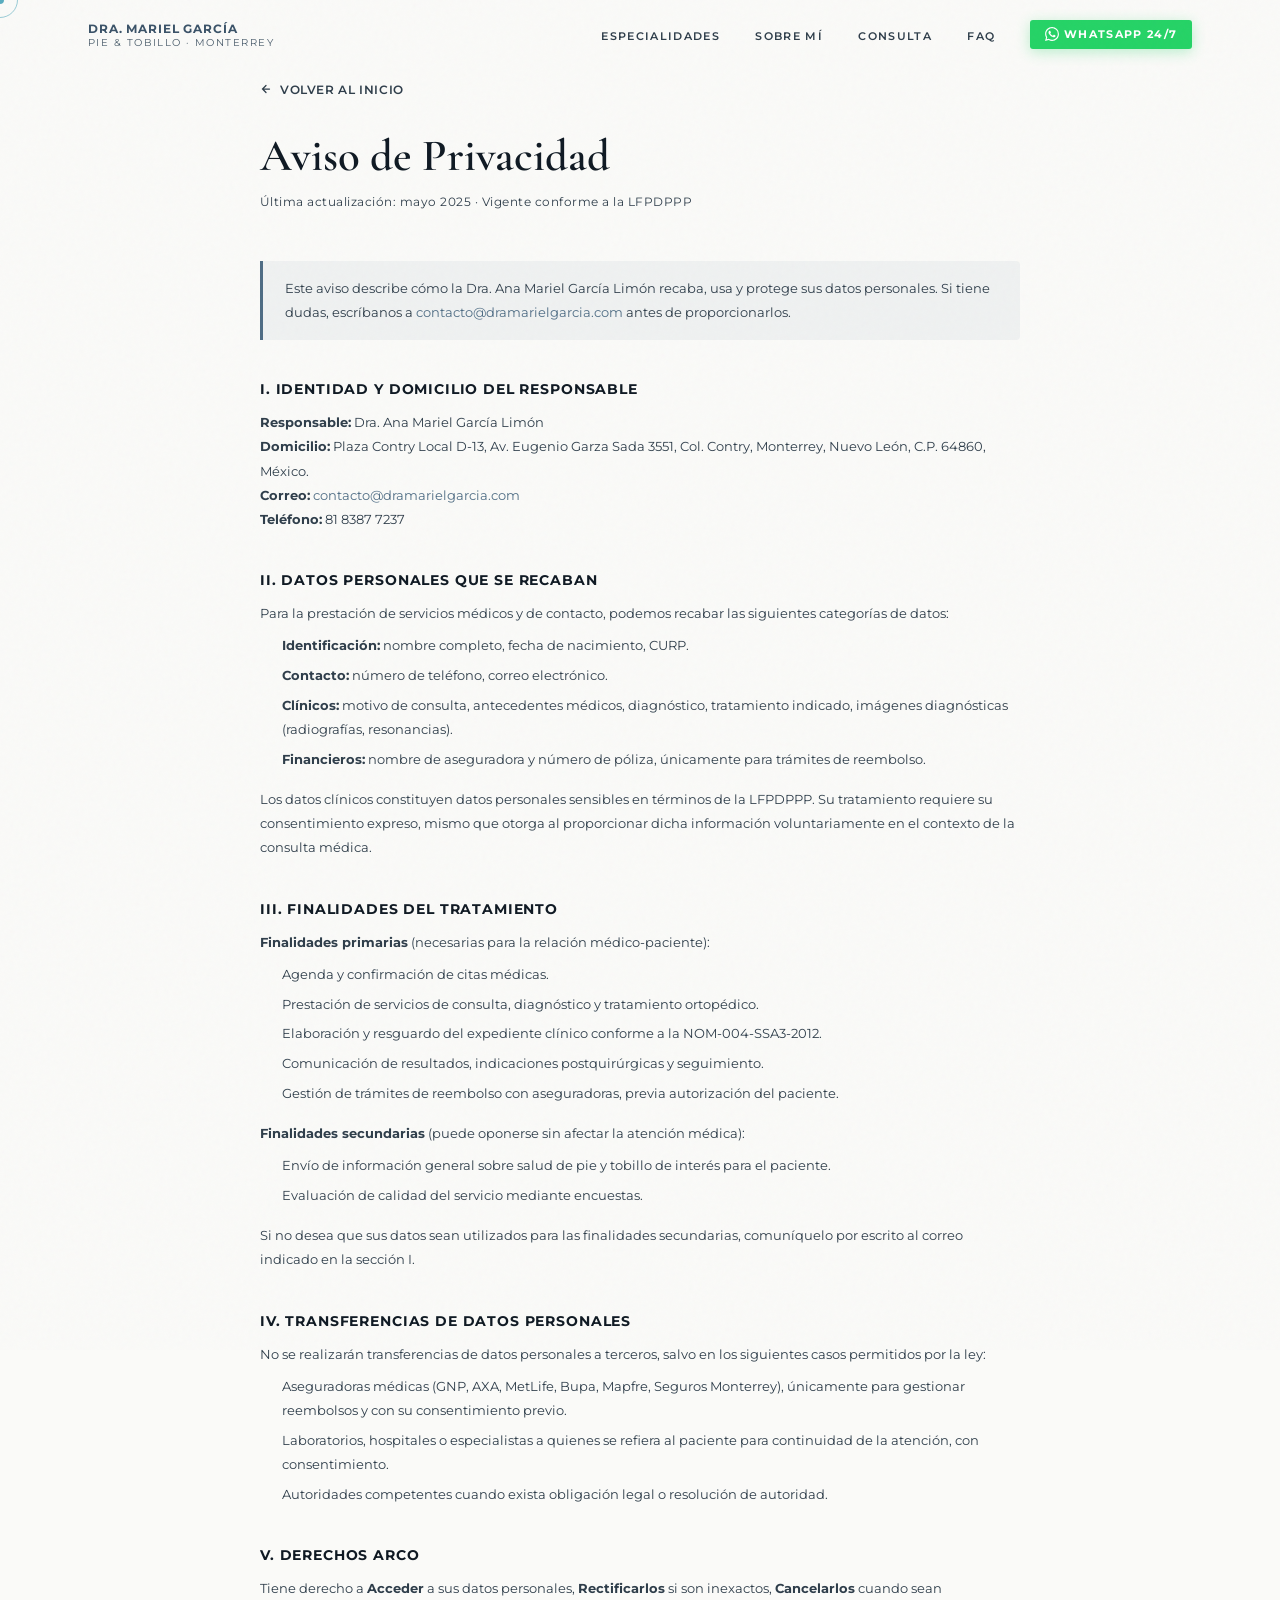
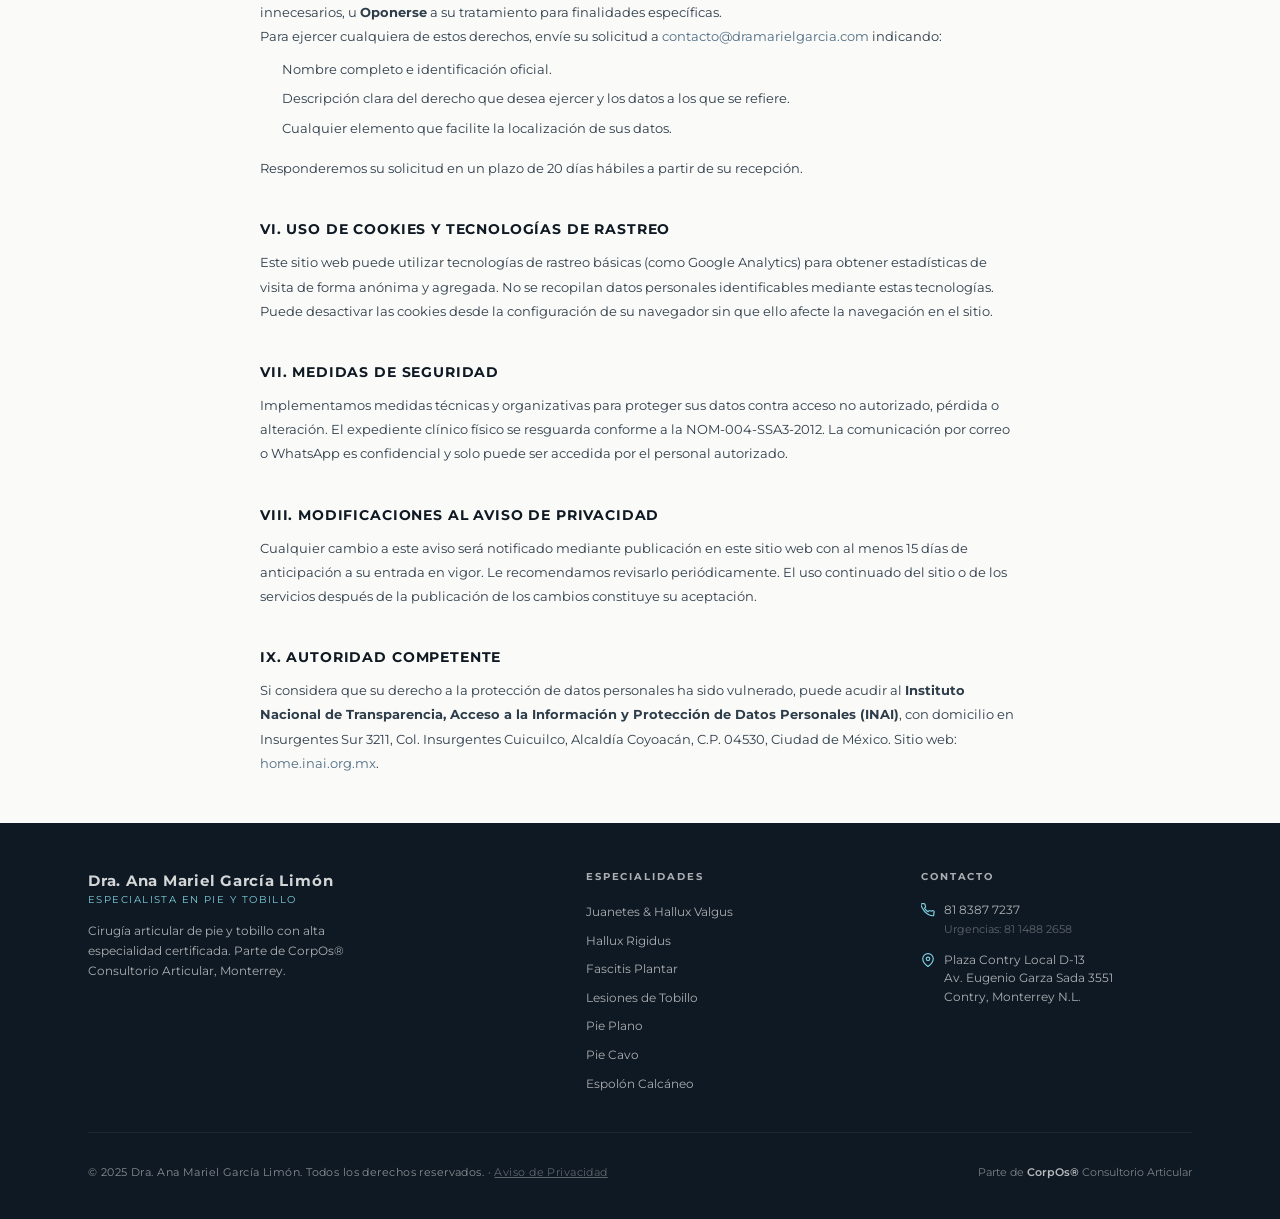
<file: privacidad.html>
<!DOCTYPE html>
<html lang="es">
<head>
<!-- Google Tag Manager -->
<script>(function(w,d,s,l,i){w[l]=w[l]||[];w[l].push({'gtm.start':
new Date().getTime(),event:'gtm.js'});var f=d.getElementsByTagName(s)[0],
j=d.createElement(s),dl=l!='dataLayer'?'&l='+l:'';j.async=true;j.src=
'https://www.googletagmanager.com/gtm.js?id='+i+dl;f.parentNode.insertBefore(j,f);
})(window,document,'script','dataLayer','GTM-NVMBLD84');</script>
<!-- End Google Tag Manager -->
<meta charset="UTF-8" />
  <meta name="viewport" content="width=device-width, initial-scale=1.0" />
  <title>Aviso de Privacidad — Dra. Ana Mariel García Limón</title>
  <meta name="description" content="Aviso de privacidad de la Dra. Ana Mariel García Limón, especialista en pie y tobillo en Monterrey. Tratamiento de datos personales conforme a la LFPDPPP." />
  <link rel="canonical" href="https://dramarielgarcia.com/privacidad.html" />
  <link rel="icon" type="image/svg+xml" href="favicon.svg" />
  <meta name="theme-color" content="#0F1923" />
  <meta name="robots" content="noindex, follow" />
  <link rel="preconnect" href="https://fonts.googleapis.com" />
  <link rel="preconnect" href="https://fonts.gstatic.com" crossorigin />
  <link rel="preload" as="style" href="https://fonts.googleapis.com/css2?family=Montserrat:wght@400;500;600;700&family=Cormorant+Garamond:ital,wght@0,300;0,400;0,600;1,300;1,400;1,600&display=swap" onload="this.onload=null;this.rel='stylesheet'" />
  <noscript><link rel="stylesheet" href="https://fonts.googleapis.com/css2?family=Montserrat:wght@400;500;600;700&family=Cormorant+Garamond:ital,wght@0,300;0,400;0,600;1,300;1,400;1,600&display=swap" /></noscript>
  <link rel="stylesheet" href="styles.css" />
  <link rel="stylesheet" href="page-styles.css" />
  <style>
    .privacy-section { padding: 5rem 0 3rem; }
    .privacy-body { max-width: 760px; margin: 0 auto; }
    .privacy-body h1 { font-family: 'Cormorant Garamond', serif; font-size: clamp(2rem, 4vw, 2.8rem); font-weight: 600; color: var(--ink); margin-bottom: .5rem; }
    .privacy-body .privacy-date { font-size: .78rem; color: var(--ink-m); margin-bottom: 3rem; font-family: 'Montserrat', sans-serif; letter-spacing: .04em; }
    .privacy-body h2 { font-family: 'Montserrat', sans-serif; font-size: .88rem; font-weight: 700; color: var(--ink); text-transform: uppercase; letter-spacing: .06em; margin: 2.5rem 0 .75rem; }
    .privacy-body p, .privacy-body li { font-family: 'Montserrat', sans-serif; font-size: .84rem; line-height: 1.8; color: var(--ink-m); }
    .privacy-body ul { padding-left: 1.4rem; margin: .5rem 0 1rem; }
    .privacy-body li { margin-bottom: .35rem; }
    .privacy-body a { color: var(--slate); }
    .privacy-highlight { background: rgba(78,108,132,.06); border-left: 3px solid var(--slate); padding: 1rem 1.4rem; border-radius: 0 4px 4px 0; margin: 1.5rem 0; }
    .privacy-highlight p { margin: 0; font-size: .82rem; }
    @media (max-width: 768px) { .privacy-section { padding: 3rem 0 2rem; } }
  </style>
</head>
<body>
<!-- Google Tag Manager (noscript) -->
<noscript><iframe src="https://www.googletagmanager.com/ns.html?id=GTM-NVMBLD84"
height="0" width="0" style="display:none;visibility:hidden"></iframe></noscript>
<!-- End Google Tag Manager (noscript) -->

<div id="cursor-dot"></div>
<div id="cursor-ring"></div>
<div class="grain"></div>

<nav class="nav" id="nav">
  <div class="nav-inner">
    <a href="index.html" class="nav-logo">
      <span class="nav-logo-name">Dra. Mariel García</span>
      <span class="nav-logo-sub">Pie &amp; Tobillo · Monterrey</span>
    </a>
    <ul class="nav-links">
      <li><a href="index.html#especialidades">Especialidades</a></li>
      <li><a href="index.html#sobre-mi">Sobre mí</a></li>
      <li><a href="index.html#consulta">Consulta</a></li>
      <li><a href="index.html#faq">FAQ</a></li>
      <li>
        <a href="https://wa.me/528261020782" target="_blank" class="nav-cta">
          <svg width="14" height="14" viewBox="0 0 24 24" fill="currentColor"><path d="M17.472 14.382c-.297-.149-1.758-.867-2.03-.967-.273-.099-.471-.148-.67.15-.197.297-.767.966-.94 1.164-.173.199-.347.223-.644.075-.297-.15-1.255-.463-2.39-1.475-.883-.788-1.48-1.761-1.653-2.059-.173-.297-.018-.458.13-.606.134-.133.298-.347.446-.52.149-.174.198-.298.298-.497.099-.198.05-.371-.025-.52-.075-.149-.669-1.612-.916-2.207-.242-.579-.487-.5-.669-.51-.173-.008-.371-.01-.57-.01-.198 0-.52.074-.792.372-.272.297-1.04 1.016-1.04 2.479 0 1.462 1.065 2.875 1.213 3.074.149.198 2.096 3.2 5.077 4.487.709.306 1.262.489 1.694.625.712.227 1.36.195 1.871.118.571-.085 1.758-.719 2.006-1.413.248-.694.248-1.289.173-1.413-.074-.124-.272-.198-.57-.347m-5.421 7.403h-.004a9.87 9.87 0 01-5.031-1.378l-.361-.214-3.741.982.998-3.648-.235-.374a9.86 9.86 0 01-1.51-5.26c.001-5.45 4.436-9.884 9.888-9.884 2.64 0 5.122 1.03 6.988 2.898a9.825 9.825 0 012.893 6.994c-.003 5.45-4.437 9.884-9.885 9.884m8.413-18.297A11.815 11.815 0 0012.05 0C5.495 0 .16 5.335.157 11.892c0 2.096.547 4.142 1.588 5.945L.057 24l6.305-1.654a11.882 11.882 0 005.683 1.448h.005c6.554 0 11.89-5.335 11.893-11.893a11.821 11.821 0 00-3.48-8.413z"/></svg>
          WhatsApp 24/7
        </a>
      </li>
    </ul>
    <button class="hamburger" id="hamburger" aria-label="Menú"><span></span><span></span><span></span></button>
  </div>
</nav>
<div class="mob-menu" id="mobMenu">
  <button class="mob-close" id="mobClose">✕</button>
  <a href="index.html#especialidades" onclick="closeMob()">Especialidades</a>
  <a href="index.html#sobre-mi" onclick="closeMob()">Sobre mí</a>
  <a href="index.html#consulta" onclick="closeMob()">Consulta</a>
  <a href="index.html#faq" onclick="closeMob()">FAQ</a>
  <a href="https://wa.me/528261020782" target="_blank" style="color:var(--wa)">📱 WhatsApp 24/7</a>
</div>

<section class="privacy-section">
  <div class="container">
    <div class="privacy-body">

      <a href="index.html" class="hero-back" style="display:inline-flex;align-items:center;gap:.5rem;font-size:.78rem;font-family:'Montserrat',sans-serif;font-weight:600;color:var(--ink-m);text-decoration:none;margin-bottom:2rem;letter-spacing:.05em;text-transform:uppercase">
        <svg width="12" height="12" viewBox="0 0 24 24" fill="none" stroke="currentColor" stroke-width="2.5" stroke-linecap="round"><path d="M19 12H5M12 5l-7 7 7 7"/></svg>
        Volver al inicio
      </a>

      <h1>Aviso de Privacidad</h1>
      <p class="privacy-date">Última actualización: mayo 2025 · Vigente conforme a la LFPDPPP</p>

      <div class="privacy-highlight">
        <p>Este aviso describe cómo la Dra. Ana Mariel García Limón recaba, usa y protege sus datos personales. Si tiene dudas, escríbanos a <a href="mailto:contacto@dramarielgarcia.com">contacto@dramarielgarcia.com</a> antes de proporcionarlos.</p>
      </div>

      <h2>I. Identidad y domicilio del responsable</h2>
      <p><strong>Responsable:</strong> Dra. Ana Mariel García Limón<br/>
      <strong>Domicilio:</strong> Plaza Contry Local D-13, Av. Eugenio Garza Sada 3551, Col. Contry, Monterrey, Nuevo León, C.P. 64860, México.<br/>
      <strong>Correo:</strong> <a href="mailto:contacto@dramarielgarcia.com">contacto@dramarielgarcia.com</a><br/>
      <strong>Teléfono:</strong> 81 8387 7237</p>

      <h2>II. Datos personales que se recaban</h2>
      <p>Para la prestación de servicios médicos y de contacto, podemos recabar las siguientes categorías de datos:</p>
      <ul>
        <li><strong>Identificación:</strong> nombre completo, fecha de nacimiento, CURP.</li>
        <li><strong>Contacto:</strong> número de teléfono, correo electrónico.</li>
        <li><strong>Clínicos:</strong> motivo de consulta, antecedentes médicos, diagnóstico, tratamiento indicado, imágenes diagnósticas (radiografías, resonancias).</li>
        <li><strong>Financieros:</strong> nombre de aseguradora y número de póliza, únicamente para trámites de reembolso.</li>
      </ul>
      <p>Los datos clínicos constituyen datos personales sensibles en términos de la LFPDPPP. Su tratamiento requiere su consentimiento expreso, mismo que otorga al proporcionar dicha información voluntariamente en el contexto de la consulta médica.</p>

      <h2>III. Finalidades del tratamiento</h2>
      <p><strong>Finalidades primarias</strong> (necesarias para la relación médico-paciente):</p>
      <ul>
        <li>Agenda y confirmación de citas médicas.</li>
        <li>Prestación de servicios de consulta, diagnóstico y tratamiento ortopédico.</li>
        <li>Elaboración y resguardo del expediente clínico conforme a la NOM-004-SSA3-2012.</li>
        <li>Comunicación de resultados, indicaciones postquirúrgicas y seguimiento.</li>
        <li>Gestión de trámites de reembolso con aseguradoras, previa autorización del paciente.</li>
      </ul>
      <p><strong>Finalidades secundarias</strong> (puede oponerse sin afectar la atención médica):</p>
      <ul>
        <li>Envío de información general sobre salud de pie y tobillo de interés para el paciente.</li>
        <li>Evaluación de calidad del servicio mediante encuestas.</li>
      </ul>
      <p>Si no desea que sus datos sean utilizados para las finalidades secundarias, comuníquelo por escrito al correo indicado en la sección I.</p>

      <h2>IV. Transferencias de datos personales</h2>
      <p>No se realizarán transferencias de datos personales a terceros, salvo en los siguientes casos permitidos por la ley:</p>
      <ul>
        <li>Aseguradoras médicas (GNP, AXA, MetLife, Bupa, Mapfre, Seguros Monterrey), únicamente para gestionar reembolsos y con su consentimiento previo.</li>
        <li>Laboratorios, hospitales o especialistas a quienes se refiera al paciente para continuidad de la atención, con consentimiento.</li>
        <li>Autoridades competentes cuando exista obligación legal o resolución de autoridad.</li>
      </ul>

      <h2>V. Derechos ARCO</h2>
      <p>Tiene derecho a <strong>Acceder</strong> a sus datos personales, <strong>Rectificarlos</strong> si son inexactos, <strong>Cancelarlos</strong> cuando sean innecesarios, u <strong>Oponerse</strong> a su tratamiento para finalidades específicas.</p>
      <p>Para ejercer cualquiera de estos derechos, envíe su solicitud a <a href="mailto:contacto@dramarielgarcia.com">contacto@dramarielgarcia.com</a> indicando:</p>
      <ul>
        <li>Nombre completo e identificación oficial.</li>
        <li>Descripción clara del derecho que desea ejercer y los datos a los que se refiere.</li>
        <li>Cualquier elemento que facilite la localización de sus datos.</li>
      </ul>
      <p>Responderemos su solicitud en un plazo de 20 días hábiles a partir de su recepción.</p>

      <h2>VI. Uso de cookies y tecnologías de rastreo</h2>
      <p>Este sitio web puede utilizar tecnologías de rastreo básicas (como Google Analytics) para obtener estadísticas de visita de forma anónima y agregada. No se recopilan datos personales identificables mediante estas tecnologías. Puede desactivar las cookies desde la configuración de su navegador sin que ello afecte la navegación en el sitio.</p>

      <h2>VII. Medidas de seguridad</h2>
      <p>Implementamos medidas técnicas y organizativas para proteger sus datos contra acceso no autorizado, pérdida o alteración. El expediente clínico físico se resguarda conforme a la NOM-004-SSA3-2012. La comunicación por correo o WhatsApp es confidencial y solo puede ser accedida por el personal autorizado.</p>

      <h2>VIII. Modificaciones al aviso de privacidad</h2>
      <p>Cualquier cambio a este aviso será notificado mediante publicación en este sitio web con al menos 15 días de anticipación a su entrada en vigor. Le recomendamos revisarlo periódicamente. El uso continuado del sitio o de los servicios después de la publicación de los cambios constituye su aceptación.</p>

      <h2>IX. Autoridad competente</h2>
      <p>Si considera que su derecho a la protección de datos personales ha sido vulnerado, puede acudir al <strong>Instituto Nacional de Transparencia, Acceso a la Información y Protección de Datos Personales (INAI)</strong>, con domicilio en Insurgentes Sur 3211, Col. Insurgentes Cuicuilco, Alcaldía Coyoacán, C.P. 04530, Ciudad de México. Sitio web: <a href="https://home.inai.org.mx" target="_blank" rel="noopener">home.inai.org.mx</a>.</p>

    </div>
  </div>
</section>

<footer class="footer">
  <div class="container">
    <div class="footer-grid">
      <div>
        <div class="footer-brand-name">Dra. Ana Mariel García Limón</div>
        <div class="footer-brand-spec">Especialista en Pie y Tobillo</div>
        <p class="footer-brand-desc">Cirugía articular de pie y tobillo con alta especialidad certificada. Parte de CorpOs® Consultorio Articular, Monterrey.</p>
      </div>
      <div>
        <div class="footer-col-h">Especialidades</div>
        <ul class="footer-links">
          <li><a href="juanetes.html">Juanetes &amp; Hallux Valgus</a></li>
          <li><a href="hallux-rigidus.html">Hallux Rigidus</a></li>
          <li><a href="fascitis-plantar.html">Fascitis Plantar</a></li>
          <li><a href="lesiones-tobillo.html">Lesiones de Tobillo</a></li>
          <li><a href="pie-plano.html">Pie Plano</a></li>
          <li><a href="pie-cavo.html">Pie Cavo</a></li>
          <li><a href="espolon-calcaneo.html">Espolón Calcáneo</a></li>
        </ul>
      </div>
      <div>
        <div class="footer-col-h">Contacto</div>
        <div class="footer-contact">
          <div class="footer-ci">
            <svg width="14" height="14" viewBox="0 0 24 24" fill="none" stroke="currentColor" stroke-width="2"><path d="M22 16.92v3a2 2 0 01-2.18 2 19.79 19.79 0 01-8.63-3.07A19.5 19.5 0 013.07 9.81 19.79 19.79 0 01.007 3.13 2 2 0 012 1h3a2 2 0 012 1.72c.127.96.361 1.903.7 2.81a2 2 0 01-.45 2.11L6.09 8.91a16 16 0 006 6l1.27-1.27a2 2 0 012.11-.45c.907.339 1.85.573 2.81.7A2 2 0 0122 16.92z"/></svg>
            <span>81 8387 7237<br/><span style="opacity:.5;font-size:.7rem">Urgencias: 81 1488 2658</span></span>
          </div>
          <div class="footer-ci">
            <svg width="14" height="14" viewBox="0 0 24 24" fill="none" stroke="currentColor" stroke-width="2"><path d="M21 10c0 7-9 13-9 13s-9-6-9-13a9 9 0 0118 0z"/><circle cx="12" cy="10" r="3"/></svg>
            <span>Plaza Contry Local D-13<br/>Av. Eugenio Garza Sada 3551<br/>Contry, Monterrey N.L.</span>
          </div>
        </div>
      </div>
    </div>
    <div class="footer-bottom">
      <p class="footer-copy">© 2025 Dra. Ana Mariel García Limón. Todos los derechos reservados. · <a href="privacidad.html" style="opacity:.65;text-decoration:underline;color:inherit">Aviso de Privacidad</a></p>
      <p class="footer-brand-tag">Parte de <span>CorpOs®</span> Consultorio Articular</p>
    </div>
  </div>
</footer>

<script src="scripts.js" defer></script>
</body>
</html>
</file>
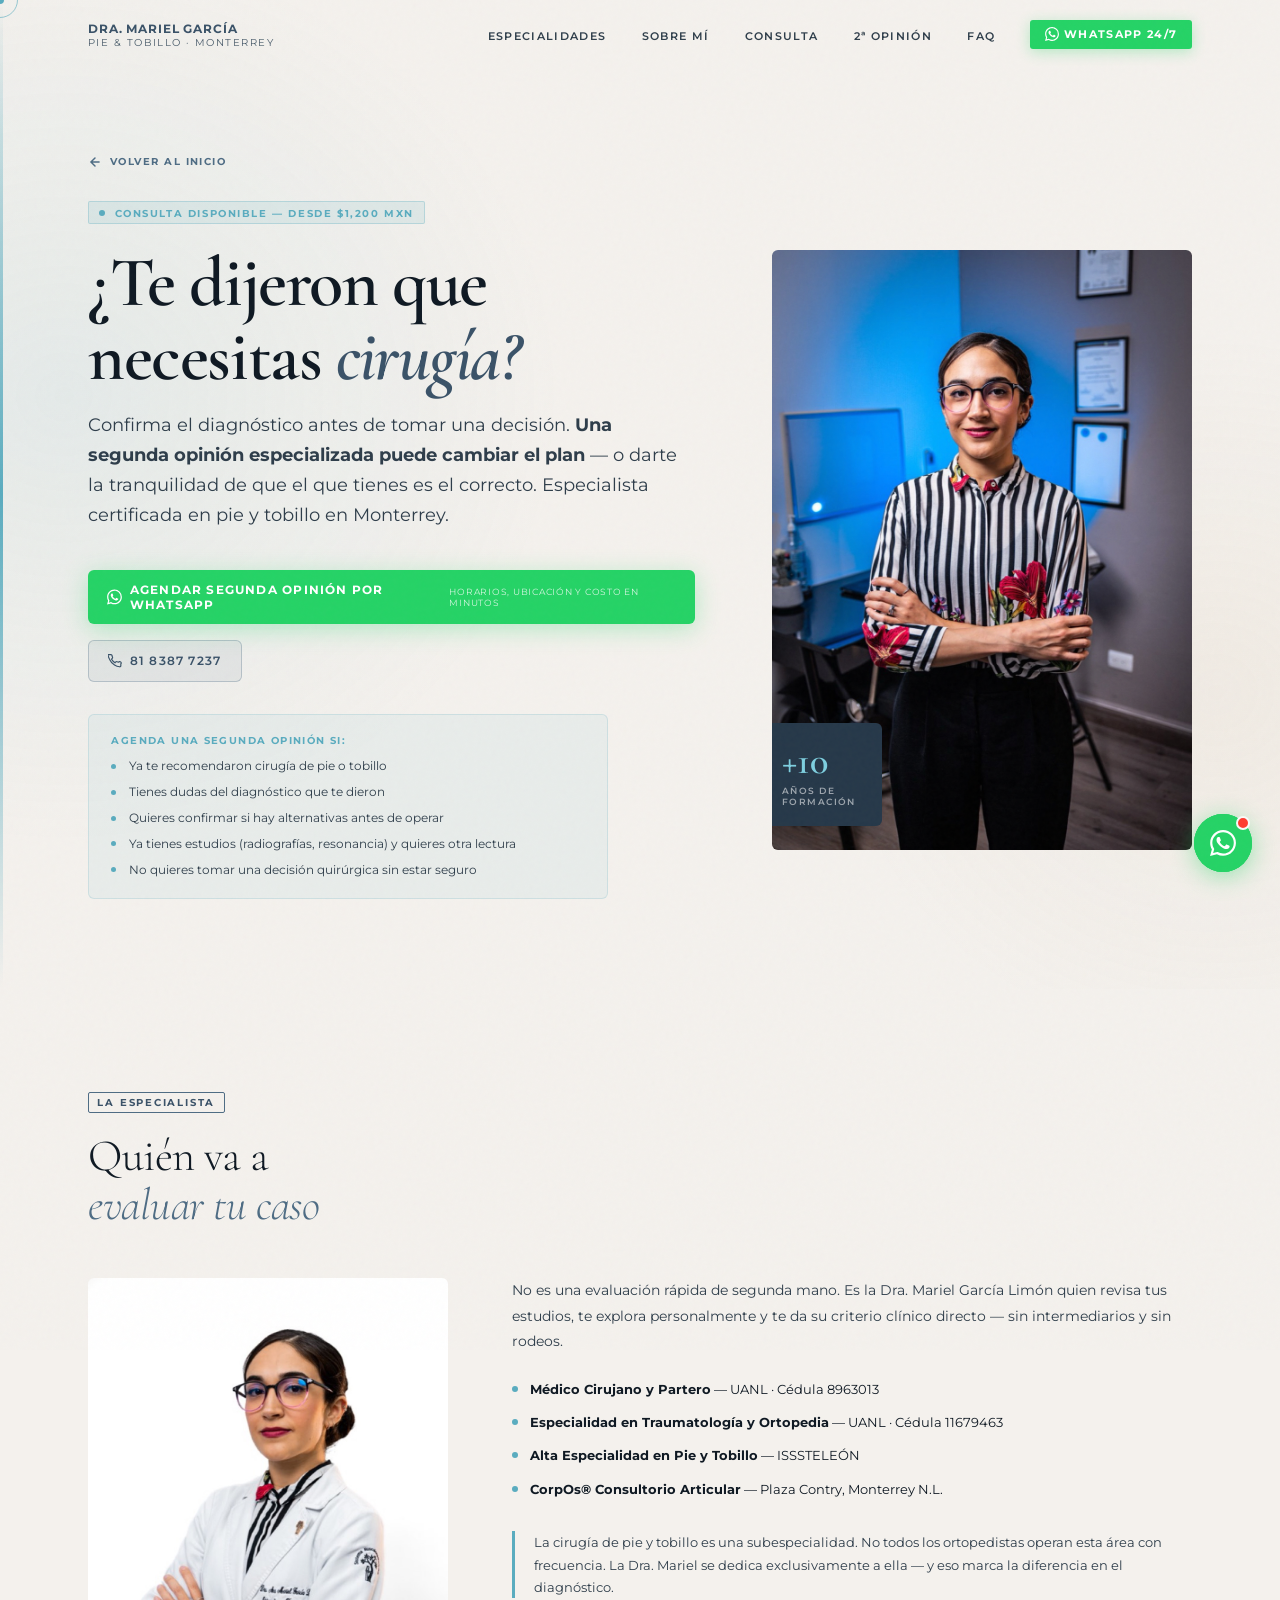
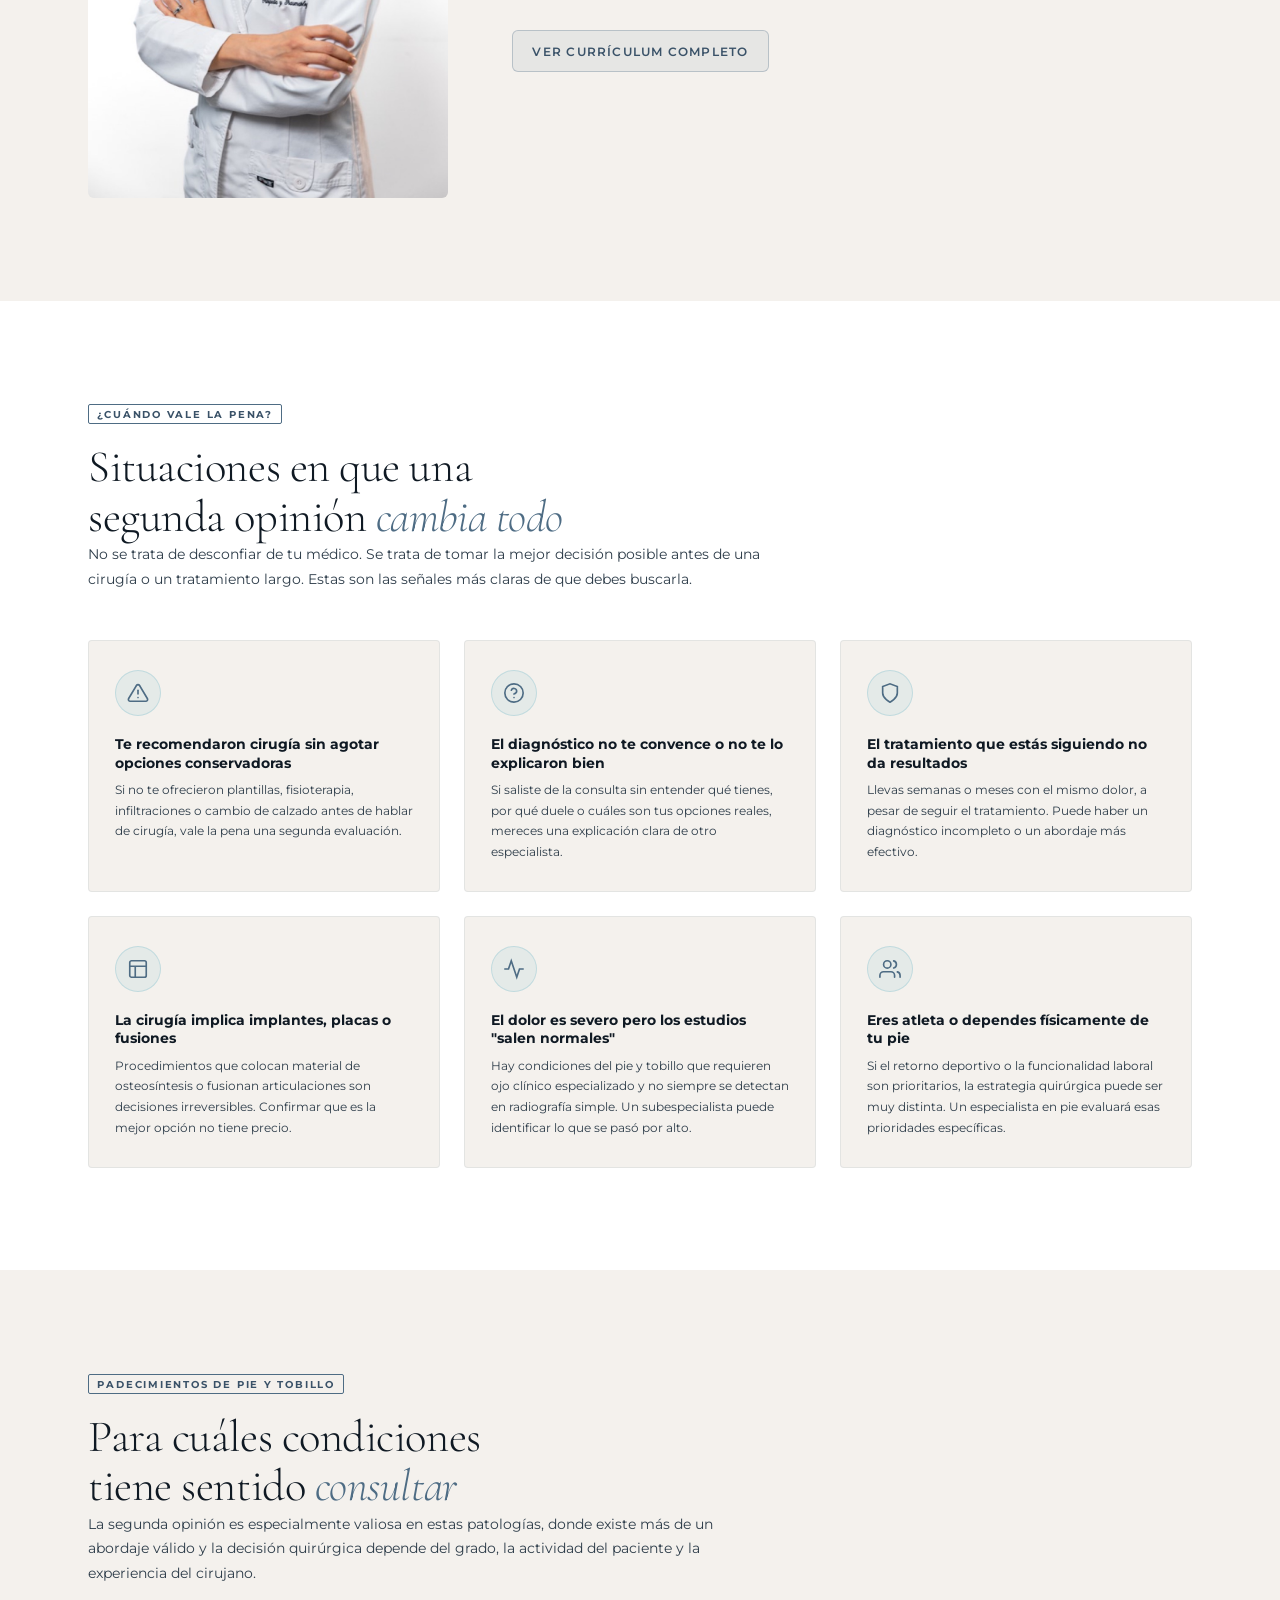
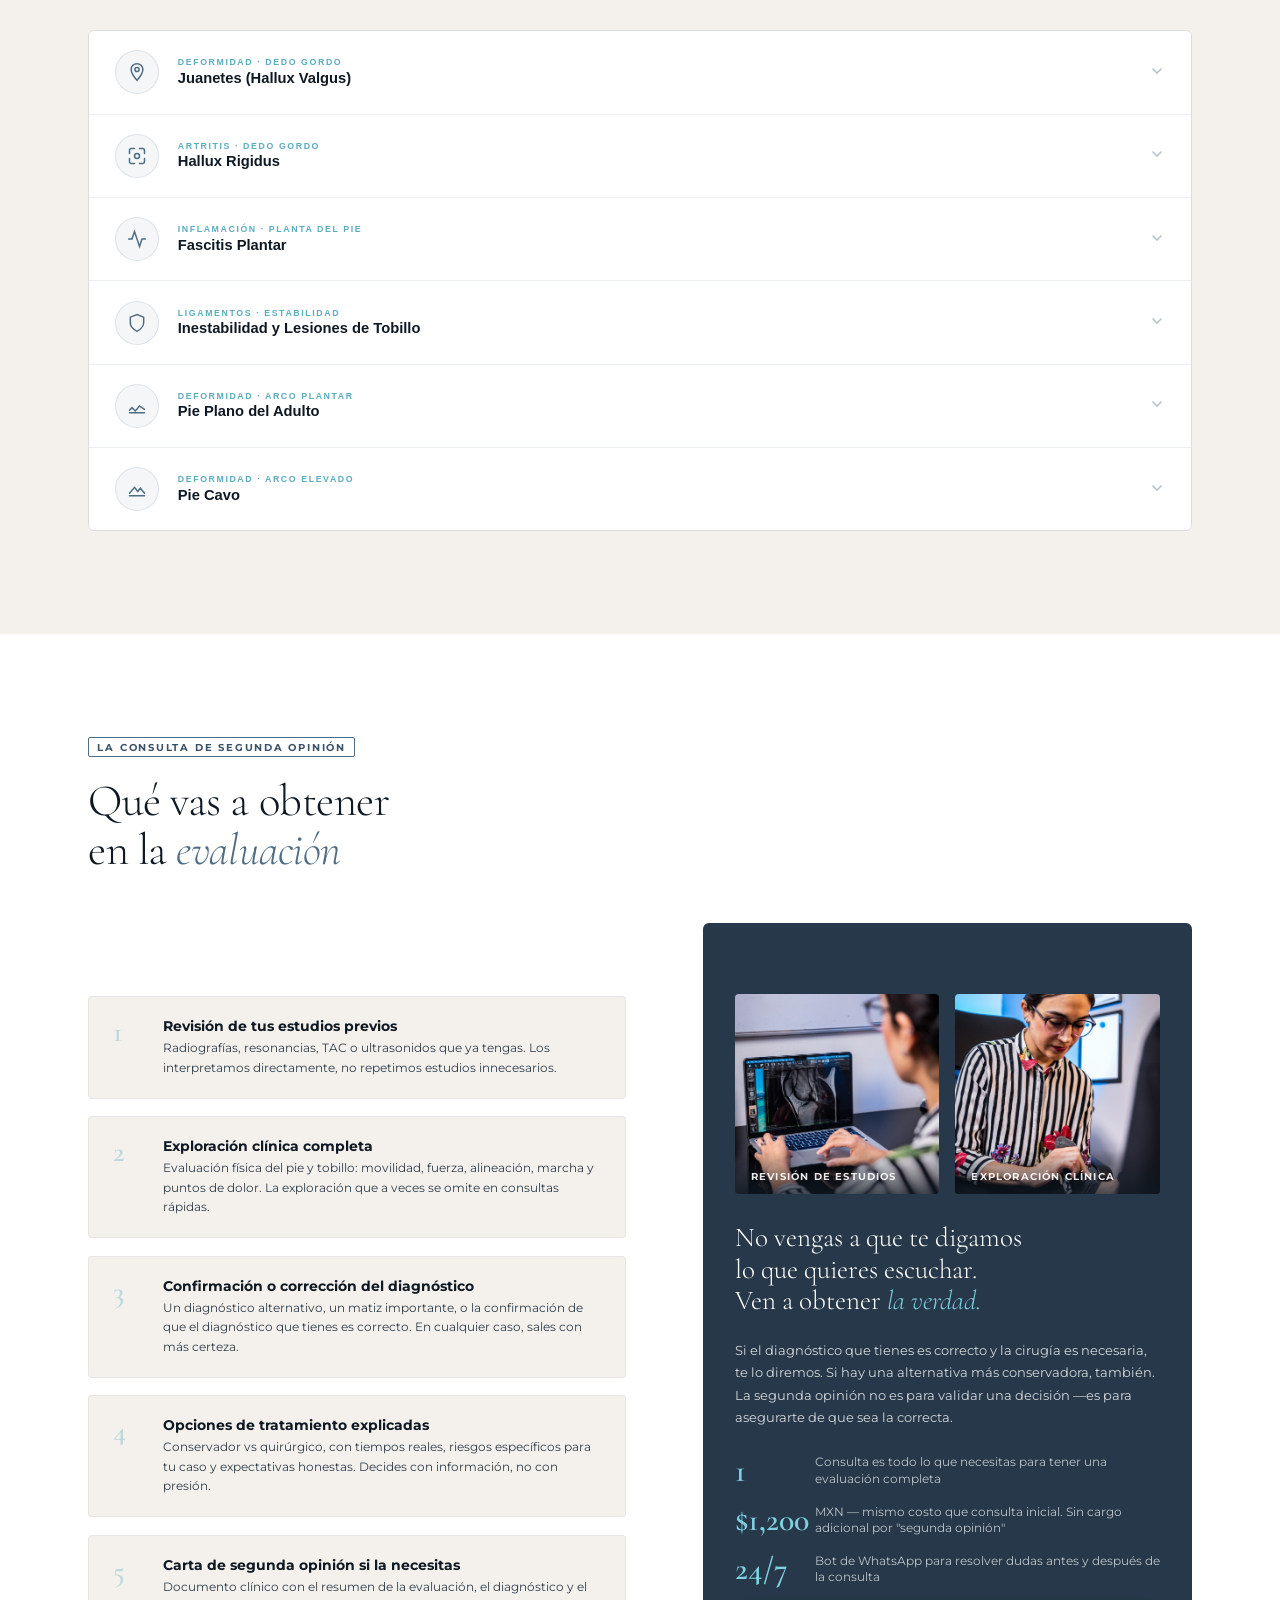
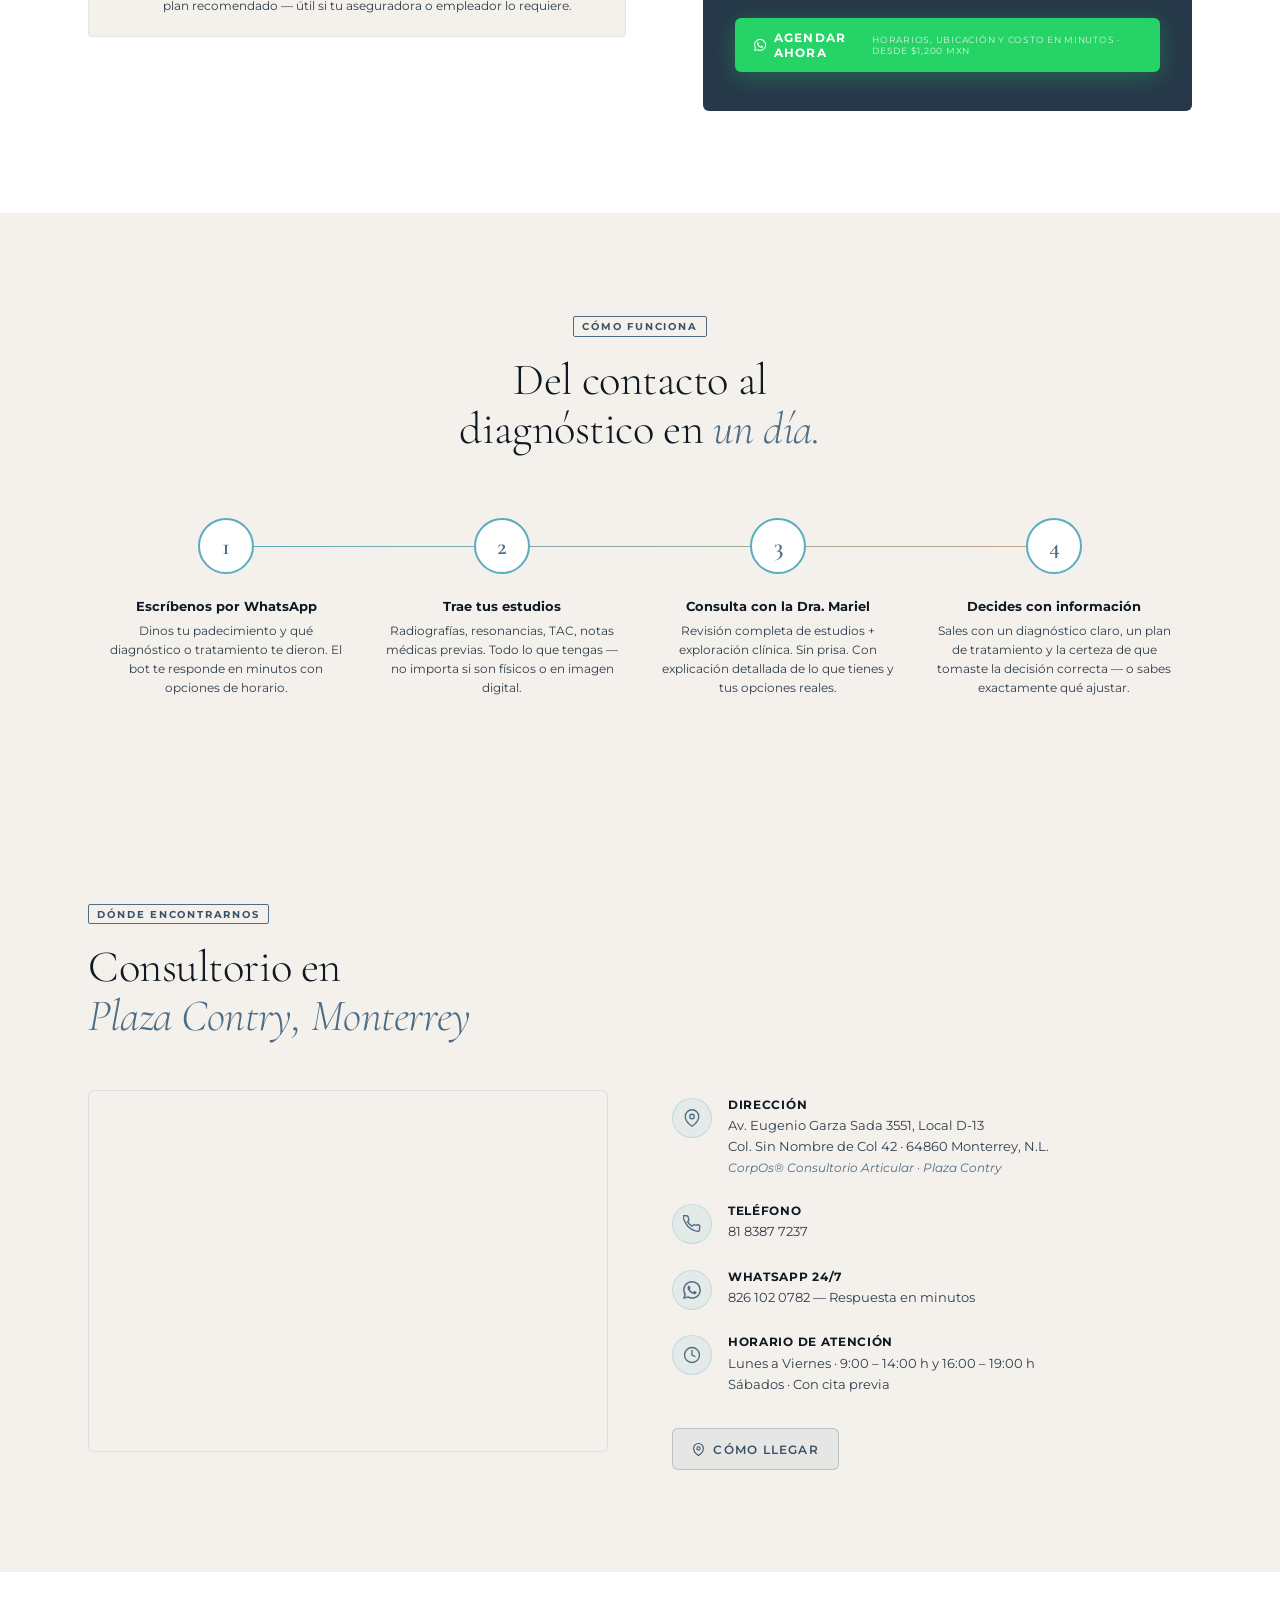
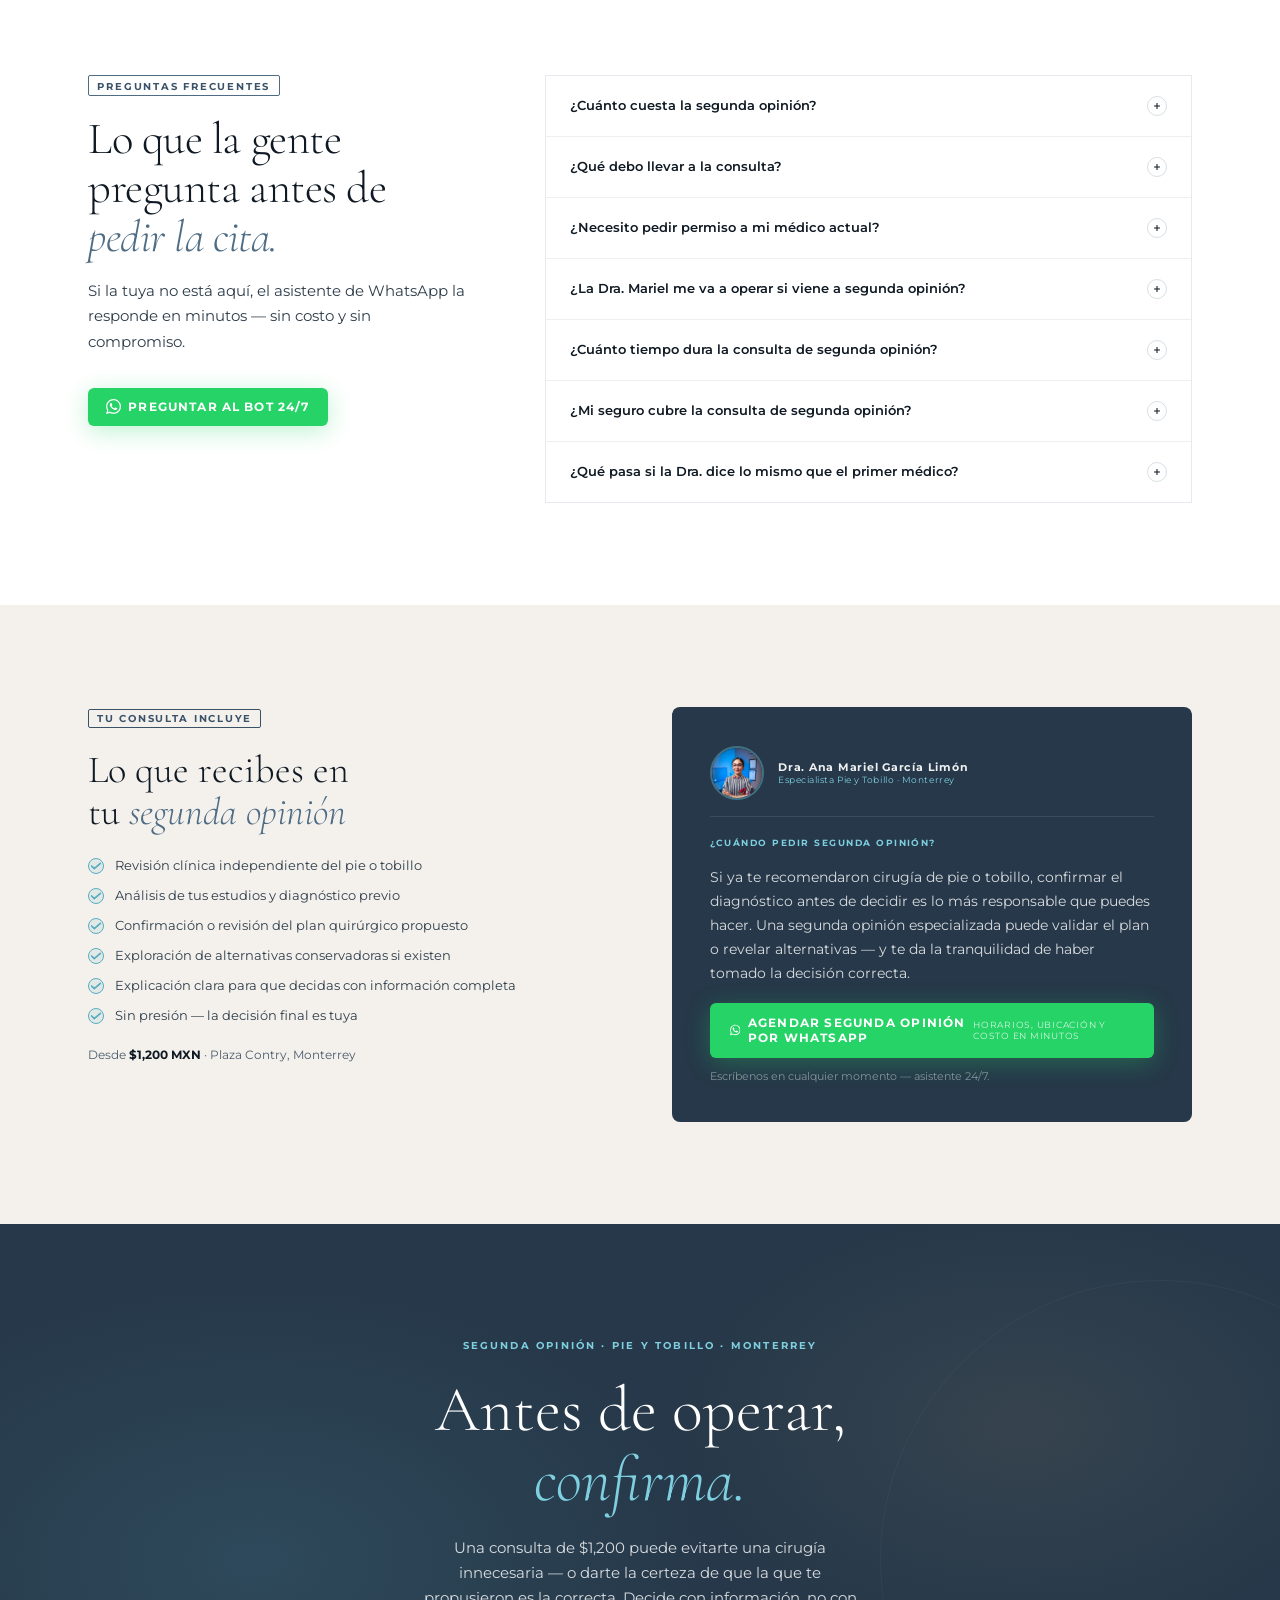
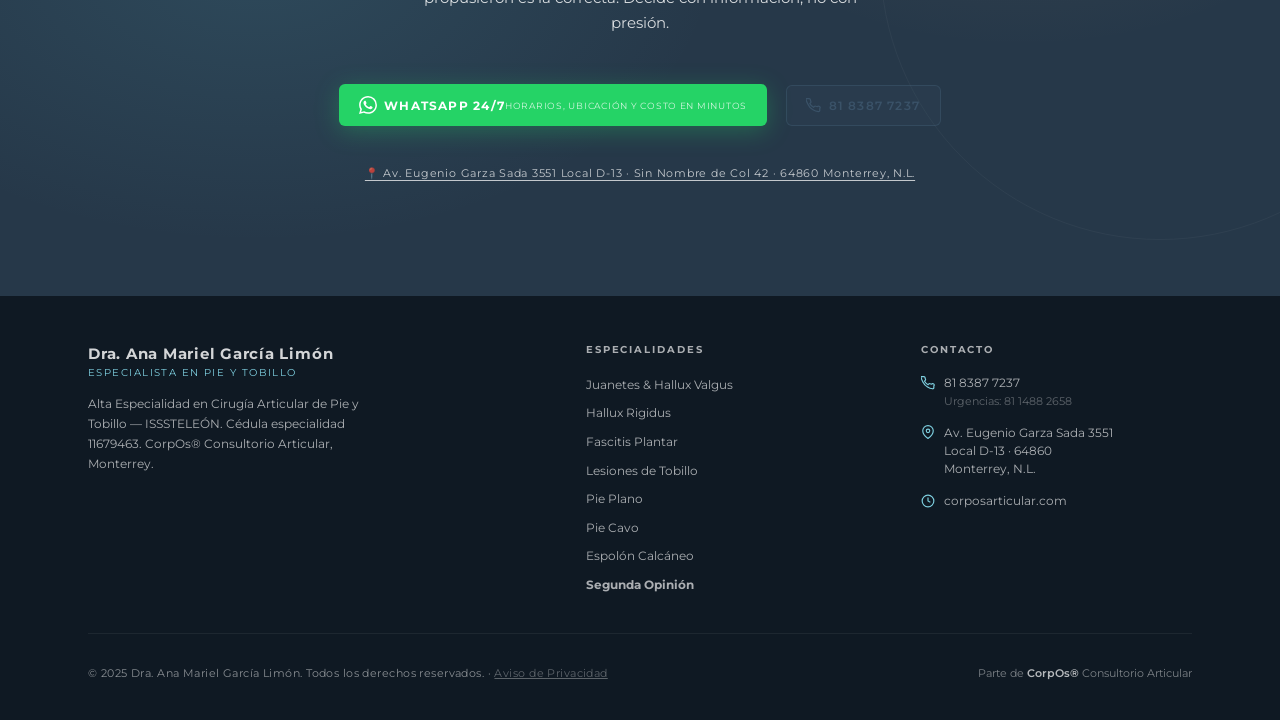
<file: segunda-opinion.html>
<!DOCTYPE html>
<html lang="es">
<head>
<!-- Google Tag Manager -->
<script>(function(w,d,s,l,i){w[l]=w[l]||[];w[l].push({'gtm.start':
new Date().getTime(),event:'gtm.js'});var f=d.getElementsByTagName(s)[0],
j=d.createElement(s),dl=l!='dataLayer'?'&l='+l:'';j.async=true;j.src=
'https://www.googletagmanager.com/gtm.js?id='+i+dl;f.parentNode.insertBefore(j,f);
})(window,document,'script','dataLayer','GTM-NVMBLD84');</script>
<!-- End Google Tag Manager -->
<meta charset="UTF-8" />
  <meta name="viewport" content="width=device-width, initial-scale=1.0" />
  <title>Segunda Opinión — Pie y Tobillo en Monterrey | Dra. Mariel García</title>
  <meta name="description" content="¿Te dijeron que necesitas cirugía? Obtén una segunda opinión médica especializada en pie y tobillo en Monterrey. Dra. Ana Mariel García Limón — ISSSTELEÓN." />
  <link rel="canonical" href="https://dramarielgarcia.com/segunda-opinion.html" />
  <link rel="icon" type="image/svg+xml" href="favicon.svg" />
  <meta name="theme-color" content="#0F1923" />
  <link rel="preload" as="image" href="img/CropOs-135.jpg" fetchpriority="high" />

  <meta property="og:type"        content="website" />
  <meta property="og:url"         content="https://dramarielgarcia.com/segunda-opinion.html" />
  <meta property="og:title"       content="Segunda Opinión Pie y Tobillo — Dra. Mariel García | Monterrey" />
  <meta property="og:description" content="¿Te dijeron que necesitas cirugía? Obtén una segunda opinión médica especializada. Evaluación honesta con subespecialista certificada." />
  <meta property="og:image"       content="https://dramarielgarcia.com/img/CropOs-70.jpg" />
  <meta property="og:locale"      content="es_MX" />

  <meta name="twitter:card"        content="summary_large_image" />
  <meta name="twitter:title"       content="Segunda Opinión Pie y Tobillo — Dra. Mariel García" />
  <meta name="twitter:description" content="Evaluación honesta por subespecialista. Antes de operar, confirma el diagnóstico." />
  <meta name="twitter:image"       content="https://dramarielgarcia.com/img/CropOs-70.jpg" />

  <script type="application/ld+json">
  {
    "@context": "https://schema.org",
    "@type": "MedicalWebPage",
    "name": "Segunda Opinión en Pie y Tobillo — Monterrey",
    "description": "Segunda opinión médica especializada en padecimientos de pie y tobillo. Evaluación por subespecialista certificada en Monterrey.",
    "url": "https://dramarielgarcia.com/segunda-opinion.html",
    "author": {
      "@type": "Physician",
      "name": "Dra. Ana Mariel García Limón",
      "medicalSpecialty": "Orthopedic Surgery",
      "url": "https://dramarielgarcia.com"
    }
  }
  </script>

  <link rel="preconnect" href="https://fonts.googleapis.com" />
  <link rel="preconnect" href="https://fonts.gstatic.com" crossorigin />
  <link rel="preload" as="style" href="https://fonts.googleapis.com/css2?family=Montserrat:wght@400;500;600;700&family=Cormorant+Garamond:ital,wght@0,300;0,400;0,600;1,300;1,400;1,600&display=swap" onload="this.onload=null;this.rel='stylesheet'" />
  <noscript><link rel="stylesheet" href="https://fonts.googleapis.com/css2?family=Montserrat:wght@400;500;600;700&family=Cormorant+Garamond:ital,wght@0,300;0,400;0,600;1,300;1,400;1,600&display=swap" /></noscript>
  <link rel="stylesheet" href="styles.css" />
  <link rel="stylesheet" href="page-styles.css" />

<style>
/* ════════════════════════════════════════════
   SEGUNDA OPINIÓN — estilos específicos
════════════════════════════════════════════ */

/* Hero badge especial */
.so-hero-badge {
  display: inline-flex; align-items: center; gap: 0.6rem;
  background: rgba(90,172,191,0.12);
  border: 1px solid rgba(90,172,191,0.3);
  border-radius: 2px;
  padding: 0.45em 1em;
  font-size: 0.62rem; font-weight: 700; letter-spacing: 0.16em;
  text-transform: uppercase; color: var(--teal);
  margin-bottom: 1.4rem;
}
.so-pulse { width: 6px; height: 6px; border-radius: 50%; background: var(--teal); animation: livePulse 1.8s ease-in-out infinite; }

/* Cuándo pedir segunda opinión */
.cuando { background: var(--white); }
.cuando-intro { font-size: 0.9rem; color: var(--ink-m); line-height: 1.75; max-width: 680px; margin-bottom: 3rem; }
.cuando-grid {
  display: grid; grid-template-columns: repeat(3, 1fr);
  gap: 1.5rem; margin-top: 1rem;
}
.cuando-card {
  background: var(--stone);
  border: 1px solid rgba(78,108,132,0.1);
  border-radius: 4px;
  padding: 1.8rem 1.6rem;
  position: relative; overflow: hidden;
  transition: transform 0.35s var(--ease), box-shadow 0.35s var(--ease), border-color 0.3s;
}
.cuando-card::before {
  content: ''; position: absolute; top: 0; left: 0; right: 0; height: 2px;
  background: linear-gradient(90deg, var(--teal), var(--slate));
  transform: scaleX(0); transform-origin: left;
  transition: transform 0.4s var(--ease);
}
.cuando-card:hover::before { transform: scaleX(1); }
.cuando-card:hover { transform: translateY(-5px); box-shadow: 0 14px 40px rgba(0,0,0,0.09); border-color: rgba(78,108,132,0.2); }
.cuando-icon {
  width: 46px; height: 46px; border-radius: 50%;
  background: rgba(90,172,191,0.1); border: 1px solid rgba(90,172,191,0.25);
  display: flex; align-items: center; justify-content: center;
  color: var(--slate); margin-bottom: 1.2rem;
  transition: background 0.3s, border-color 0.3s;
}
.cuando-card:hover .cuando-icon { background: rgba(90,172,191,0.18); border-color: var(--teal); }
.cuando-title { font-size: 0.88rem; font-weight: 700; color: var(--ink); margin-bottom: 0.5rem; line-height: 1.3; }
.cuando-desc { font-size: 0.78rem; font-weight: 400; line-height: 1.65; color: var(--ink-m); }

/* Padecimientos donde aplica */
.padecimientos { background: var(--stone); }
.pad-intro { font-size: 0.88rem; color: var(--ink-m); line-height: 1.75; max-width: 640px; margin-bottom: 2.8rem; }
.pad-accordion { border: 1px solid rgba(78,108,132,0.14); border-radius: 6px; overflow: hidden; }
.pad-item { background: var(--white); border-bottom: 1px solid rgba(78,108,132,0.1); }
.pad-item:last-child { border-bottom: none; }
.pad-item.open { background: rgba(90,172,191,0.035); }
.pad-trigger {
  width: 100%; background: none; border: none; text-align: left;
  display: flex; align-items: center; gap: 1.2rem;
  padding: 1.2rem 1.6rem; cursor: pointer;
  transition: background 0.25s;
}
.pad-trigger:hover { background: rgba(78,108,132,0.04); }
.pad-item.open .pad-trigger { background: rgba(90,172,191,0.06); }
.pad-icon-wrap {
  width: 44px; height: 44px; border-radius: 50%; flex-shrink: 0;
  background: rgba(78,108,132,0.06); border: 1px solid rgba(78,108,132,0.14);
  display: flex; align-items: center; justify-content: center;
  color: var(--slate);
  transition: background 0.3s, border-color 0.3s, color 0.3s;
}
.pad-item.open .pad-icon-wrap,
.pad-trigger:hover .pad-icon-wrap {
  background: rgba(90,172,191,0.12); border-color: var(--teal); color: var(--teal);
}
.pad-trigger-text { flex: 1; text-align: left; }
.pad-subtag {
  display: block; font-size: 0.55rem; font-weight: 700;
  letter-spacing: 0.18em; text-transform: uppercase;
  color: var(--teal); margin-bottom: 0.15rem;
}
.pad-name {
  font-size: 0.92rem; font-weight: 700; color: var(--ink); line-height: 1.2;
  transition: color 0.25s;
}
.pad-item.open .pad-name, .pad-trigger:hover .pad-name { color: var(--slate-d); }
.pad-chevron {
  color: rgba(78,108,132,0.4); flex-shrink: 0;
  transition: transform 0.35s var(--ease), color 0.25s;
}
.pad-item.open .pad-chevron { transform: rotate(180deg); color: var(--teal); }

.pad-body {
  max-height: 0; overflow: hidden;
  transition: max-height 0.44s var(--ease), padding 0.3s;
  padding: 0 1.6rem 0 calc(44px + 1.2rem + 1.6rem);
}
.pad-item.open .pad-body { max-height: 600px; padding: 0 1.6rem 1.6rem calc(44px + 1.2rem + 1.6rem); }

.pad-grid {
  display: grid; grid-template-columns: 1fr 1fr;
  gap: 1.2rem; margin-bottom: 1.2rem;
}
.pad-col-title {
  font-size: 0.62rem; font-weight: 700; letter-spacing: 0.14em;
  text-transform: uppercase; color: var(--slate); margin-bottom: 0.55rem;
}
.pad-list { list-style: none; padding: 0; margin: 0; display: flex; flex-direction: column; gap: 0.4rem; }
.pad-list li {
  font-size: 0.79rem; color: var(--ink-m); line-height: 1.5;
  padding-left: 1rem; position: relative;
}
.pad-list li::before {
  content: ''; position: absolute; left: 0; top: 0.52em;
  width: 4px; height: 4px; border-radius: 50%; background: var(--teal);
}
.pad-note {
  font-size: 0.74rem; color: var(--ink-s); line-height: 1.6;
  border-top: 1px solid rgba(78,108,132,0.1); padding-top: 1rem;
  font-style: italic;
}

/* Qué incluye la evaluación */
.evaluacion { background: var(--white); }
.eval-grid {
  display: grid; grid-template-columns: 1.1fr 1fr;
  gap: clamp(3rem,6vw,6rem); align-items: center; margin-top: 3rem;
}
.eval-list { display: flex; flex-direction: column; gap: 1.1rem; }
.eval-item {
  display: flex; align-items: flex-start; gap: 1.1rem;
  padding: 1.3rem 1.5rem;
  background: var(--stone); border-radius: 4px;
  border: 1px solid rgba(78,108,132,0.08);
  transition: border-color 0.3s, transform 0.3s var(--ease);
}
.eval-item:hover { border-color: rgba(90,172,191,0.35); transform: translateX(4px); }
.eval-num {
  font-family: 'Cormorant Garamond', serif;
  font-size: 1.8rem; font-weight: 600; color: rgba(90,172,191,0.35);
  line-height: 1; flex-shrink: 0; width: 2rem;
  transition: color 0.3s;
}
.eval-item:hover .eval-num { color: var(--teal); }
.eval-item-title { font-size: 0.86rem; font-weight: 700; color: var(--ink); margin-bottom: 0.25rem; }
.eval-item-desc { font-size: 0.76rem; color: var(--ink-m); line-height: 1.6; }

.eval-aside {
  background: var(--slate-dd); border-radius: var(--r);
  padding: 2.4rem 2rem; color: #fff;
}
.eval-aside-title {
  font-family: 'Cormorant Garamond', serif;
  font-size: 1.7rem; font-weight: 300; color: #fff;
  line-height: 1.15; margin-bottom: 1.4rem;
}
.eval-aside-title em { font-style: italic; color: var(--teal-l); }
.eval-aside-body { font-size: 0.82rem; color: rgba(255,255,255,0.8); line-height: 1.72; margin-bottom: 1.6rem; }
.eval-aside-stats { display: flex; flex-direction: column; gap: 1rem; margin-bottom: 2rem; }
.eval-stat { display: flex; align-items: center; gap: 1rem; }
.eval-stat-num {
  font-family: 'Cormorant Garamond', serif;
  font-size: 2rem; font-weight: 600; color: var(--teal-l);
  line-height: 1; flex-shrink: 0; width: 4rem;
}
.eval-stat-label { font-size: 0.74rem; color: rgba(255,255,255,0.7); line-height: 1.4; }

/* Proceso de segunda opinión */
.proceso-so { background: var(--stone); }
.proceso-so-steps {
  display: grid; grid-template-columns: repeat(4,1fr);
  gap: 0; margin-top: 4rem; position: relative;
}
.proceso-so-steps::before {
  content: ''; position: absolute; top: 28px; left: 10%; right: 10%;
  height: 1px; background: linear-gradient(90deg, var(--teal), var(--beige));
}
.so-step { padding: 0 1.2rem; text-align: center; }
.so-step-num {
  width: 56px; height: 56px; border-radius: 50%;
  background: var(--white); border: 2px solid var(--teal);
  display: flex; align-items: center; justify-content: center;
  font-family: 'Cormorant Garamond', serif; font-size: 1.5rem;
  font-weight: 600; color: var(--slate);
  margin: 0 auto 1.5rem; position: relative; z-index: 1;
  transition: background 0.35s, color 0.35s, transform 0.35s var(--ease);
}
.so-step:hover .so-step-num { background: var(--teal); color: #fff; transform: scale(1.1); }
.so-step-name { font-size: 0.82rem; font-weight: 700; color: var(--ink); margin-bottom: 0.5rem; }
.so-step-desc { font-size: 0.74rem; color: var(--ink-m); line-height: 1.6; }

/* FAQ segunda opinión */
.faq-so { background: var(--white); }
.faq-so-layout { display: grid; grid-template-columns: 1fr 1.7fr; gap: clamp(3rem,6vw,7rem); align-items: start; }
.faq-list { border: 1px solid rgba(78,108,132,0.14); }
.faq-item { border-bottom: 1px solid rgba(78,108,132,0.1); }
.faq-item:last-child { border-bottom: none; }
.faq-q {
  width: 100%; background: none; border: none; text-align: left;
  padding: 1.25rem 1.5rem;
  font-family: 'Montserrat', sans-serif; font-size: 0.8rem; font-weight: 600;
  color: var(--ink); cursor: pointer;
  display: flex; align-items: center; justify-content: space-between; gap: 1rem;
  transition: background 0.25s, color 0.25s;
}
.faq-q:hover { background: rgba(78,108,132,0.04); color: var(--slate); }
.faq-q.open { color: var(--slate); background: rgba(78,108,132,0.05); }
.faq-ico {
  width: 20px; height: 20px; border-radius: 50%;
  border: 1px solid rgba(78,108,132,0.22);
  display: flex; align-items: center; justify-content: center; flex-shrink: 0;
  transition: transform 0.3s var(--ease), background 0.3s, border-color 0.3s;
}
.faq-q.open .faq-ico { background: var(--slate); border-color: var(--slate); transform: rotate(45deg); color: #fff; }
.faq-a {
  max-height: 0; overflow: hidden;
  font-size: 0.82rem; line-height: 1.72; color: var(--ink-m);
  transition: max-height 0.45s var(--ease), padding 0.3s;
  padding: 0 1.5rem;
}
.faq-a.open { max-height: 300px; padding: 0.2rem 1.5rem 1.3rem; }

/* ── Hero con foto ── */
.so-hero-grid {
  display: grid; grid-template-columns: 1fr 420px;
  gap: clamp(3rem,6vw,6rem); align-items: center;
}
.so-hero-img-wrap {
  position: relative; border-radius: var(--r); overflow: hidden;
  height: clamp(440px,55vw,600px);
}
.so-hero-img-wrap img {
  width: 100%; height: 100%;
  object-fit: cover; object-position: center top;
  transition: transform 0.6s var(--ease);
}
.so-hero-img-wrap:hover img { transform: scale(1.03); }
.so-hero-img-badge {
  position: absolute; bottom: 24px; left: -16px;
  background: var(--slate-dd); color: #fff;
  padding: 1.2rem 1.6rem; border-radius: var(--r);
  box-shadow: 0 10px 40px rgba(0,0,0,0.3);
}
.so-hero-img-badge-num {
  font-family: 'Cormorant Garamond', serif;
  font-size: 2.4rem; font-weight: 600; color: var(--teal-l); line-height: 1;
}
.so-hero-img-badge-label {
  font-size: 0.58rem; font-weight: 600; letter-spacing: 0.16em;
  text-transform: uppercase; color: rgba(255,255,255,0.55); margin-top: 0.25rem;
}

/* ── Quién evalúa ── */
.quien { background: var(--stone); }
.quien-grid {
  display: grid; grid-template-columns: 360px 1fr;
  gap: clamp(3rem,5vw,5rem); align-items: start; margin-top: 3rem;
}
.quien-img {
  width: 100%; height: clamp(420px,50vw,520px);
  object-fit: cover; object-position: center top; border-radius: var(--r);
}
.quien-creds { display: flex; flex-direction: column; gap: 0.85rem; margin: 1.6rem 0 2rem; }
.quien-cred {
  display: flex; align-items: flex-start; gap: 0.75rem;
  font-size: 0.82rem; color: var(--ink); line-height: 1.5;
}
.quien-cred-dot { width: 6px; height: 6px; border-radius: 50%; background: var(--teal); flex-shrink: 0; margin-top: 0.45em; }

/* ── Fotos evaluación ── */
.eval-photo-strip {
  display: grid; grid-template-columns: 1fr 1fr; gap: 1rem; margin-top: 2rem;
}
.eval-photo { position: relative; border-radius: 4px; overflow: hidden; height: 200px; }
.eval-photo img { width: 100%; height: 100%; object-fit: cover; object-position: center; transition: transform 0.5s var(--ease); }
.eval-photo:hover img { transform: scale(1.05); }
.eval-photo-label {
  position: absolute; bottom: 0; left: 0; right: 0;
  padding: 1.2rem 1rem 0.7rem;
  background: linear-gradient(transparent, rgba(15,25,35,0.75));
  font-size: 0.62rem; font-weight: 700; letter-spacing: 0.12em;
  text-transform: uppercase; color: rgba(255,255,255,0.9);
}

/* ── Ubicación ── */
.ubicacion { background: var(--stone); }
.ubicacion-grid {
  display: grid; grid-template-columns: 1fr 1fr;
  gap: clamp(2rem,5vw,4rem); margin-top: 3rem; align-items: start;
}
.ubicacion-map { border-radius: var(--r); overflow: hidden; border: 1px solid rgba(78,108,132,0.14); }
.ubicacion-map iframe { display: block; width: 100%; height: 360px; border: none; }
.ubicacion-info { display: flex; flex-direction: column; gap: 1.6rem; padding-top: 0.5rem; }
.ubicacion-item { display: flex; align-items: flex-start; gap: 1rem; }
.ubicacion-icon {
  width: 40px; height: 40px; border-radius: 50%; flex-shrink: 0;
  background: rgba(90,172,191,0.1); border: 1px solid rgba(90,172,191,0.25);
  display: flex; align-items: center; justify-content: center; color: var(--slate);
}
.ubicacion-item-title { font-size: 0.72rem; font-weight: 700; color: var(--ink); margin-bottom: 0.2rem; letter-spacing: 0.06em; text-transform: uppercase; }
.ubicacion-item-text { font-size: 0.8rem; color: var(--ink-m); line-height: 1.65; }
.ubicacion-cta { margin-top: 0.5rem; }

/* Responsive */
@media (max-width: 960px) {
  .so-hero-grid { grid-template-columns: 1fr; }
  .so-hero-img-wrap { height: 380px; order: -1; }
  .so-hero-img-badge { left: 12px; }
  .cuando-grid { grid-template-columns: 1fr 1fr; }
  .eval-grid { grid-template-columns: 1fr; }
  .quien-grid { grid-template-columns: 1fr; }
  .ubicacion-grid { grid-template-columns: 1fr; }
  .proceso-so-steps { grid-template-columns: repeat(2,1fr); }
  .proceso-so-steps::before { display: none; }
  .faq-so-layout { grid-template-columns: 1fr; }
  .pad-body { padding-left: 1.6rem; }
  .pad-item.open .pad-body { padding-left: 1.6rem; }
  .pad-grid { grid-template-columns: 1fr; }
}
@media (max-width: 600px) {
  .cuando-grid { grid-template-columns: 1fr; }
  .eval-photo-strip { grid-template-columns: 1fr; }
  .ubicacion-map iframe { height: 260px; }
}
</style>
</head>
<body>
<!-- Google Tag Manager (noscript) -->
<noscript><iframe src="https://www.googletagmanager.com/ns.html?id=GTM-NVMBLD84"
height="0" width="0" style="display:none;visibility:hidden"></iframe></noscript>
<!-- End Google Tag Manager (noscript) -->


<div id="cursor-dot"></div>
<div id="cursor-ring"></div>
<div class="grain"></div>

<!-- ─── NAV ─────────────────────────────────────────────────── -->
<nav class="nav" id="nav">
  <div class="nav-inner">
    <a href="index.html" class="nav-logo">
      <span class="nav-logo-name">Dra. Mariel García</span>
      <span class="nav-logo-sub">Pie &amp; Tobillo · Monterrey</span>
    </a>
    <ul class="nav-links">
      <li><a href="index.html#especialidades">Especialidades</a></li>
      <li><a href="index.html#sobre-mi">Sobre mí</a></li>
      <li><a href="index.html#consulta">Consulta</a></li>
      <li><a href="segunda-opinion.html" class="active">2ª Opinión</a></li>
      <li><a href="index.html#faq">FAQ</a></li>
      <li>
        <a href="https://wa.me/528261020782?text=Hola%2C%20quiero%20agendar%20una%20segunda%20opini%C3%B3n%20con%20la%20Dra.%20Mariel.%20Me%20dijeron%20que%20podria%20necesitar%20cirugia%20de%20pie%20o%20tobillo." target="_blank" class="nav-cta">
          <svg width="14" height="14" viewBox="0 0 24 24" fill="currentColor"><path d="M17.472 14.382c-.297-.149-1.758-.867-2.03-.967-.273-.099-.471-.148-.67.15-.197.297-.767.966-.94 1.164-.173.199-.347.223-.644.075-.297-.15-1.255-.463-2.39-1.475-.883-.788-1.48-1.761-1.653-2.059-.173-.297-.018-.458.13-.606.134-.133.298-.347.446-.52.149-.174.198-.298.298-.497.099-.198.05-.371-.025-.52-.075-.149-.669-1.612-.916-2.207-.242-.579-.487-.5-.669-.51-.173-.008-.371-.01-.57-.01-.198 0-.52.074-.792.372-.272.297-1.04 1.016-1.04 2.479 0 1.462 1.065 2.875 1.213 3.074.149.198 2.096 3.2 5.077 4.487.709.306 1.262.489 1.694.625.712.227 1.36.195 1.871.118.571-.085 1.758-.719 2.006-1.413.248-.694.248-1.289.173-1.413-.074-.124-.272-.198-.57-.347m-5.421 7.403h-.004a9.87 9.87 0 01-5.031-1.378l-.361-.214-3.741.982.998-3.648-.235-.374a9.86 9.86 0 01-1.51-5.26c.001-5.45 4.436-9.884 9.888-9.884 2.64 0 5.122 1.03 6.988 2.898a9.825 9.825 0 012.893 6.994c-.003 5.45-4.437 9.884-9.885 9.884m8.413-18.297A11.815 11.815 0 0012.05 0C5.495 0 .16 5.335.157 11.892c0 2.096.547 4.142 1.588 5.945L.057 24l6.305-1.654a11.882 11.882 0 005.683 1.448h.005c6.554 0 11.89-5.335 11.893-11.893a11.821 11.821 0 00-3.48-8.413z"/></svg>
          WhatsApp 24/7
        </a>
      </li>
    </ul>
    <button class="hamburger" id="hamburger" aria-label="Menú"><span></span><span></span><span></span></button>
  </div>
</nav>

<div class="mob-menu" id="mobMenu">
  <button class="mob-close" id="mobClose">✕</button>
  <a href="index.html#especialidades" onclick="closeMob()">Especialidades</a>
  <a href="index.html#sobre-mi" onclick="closeMob()">Sobre mí</a>
  <a href="index.html#consulta" onclick="closeMob()">Consulta</a>
  <a href="segunda-opinion.html" onclick="closeMob()">2ª Opinión</a>
  <a href="index.html#faq" onclick="closeMob()">FAQ</a>
  <a href="https://wa.me/528261020782" target="_blank" style="color:var(--wa)">📱 WhatsApp 24/7</a>
</div>

<!-- ─── HERO ─────────────────────────────────────────────────── -->
<section class="page-hero">
  <div class="container">
    <a href="index.html" class="hero-back reveal">
      <svg width="14" height="14" viewBox="0 0 24 24" fill="none" stroke="currentColor" stroke-width="2.5" stroke-linecap="round"><path d="M19 12H5M12 5l-7 7 7 7"/></svg>
      Volver al inicio
    </a>
    <div class="so-hero-grid">
      <div class="so-hero-content">
        <div class="so-hero-badge reveal">
          <span class="so-pulse"></span>
          Consulta disponible — desde $1,200 MXN
        </div>
        <h1 class="page-h1 reveal d1">¿Te dijeron que<br/>necesitas <em>cirugía?</em></h1>
        <p class="page-lead reveal d2">Confirma el diagnóstico antes de tomar una decisión. <strong>Una segunda opinión especializada puede cambiar el plan</strong> — o darte la tranquilidad de que el que tienes es el correcto. Especialista certificada en pie y tobillo en Monterrey.</p>
        <div class="hero-ctas reveal d3">
          <a href="https://wa.me/528261020782?text=Hola%2C%20quiero%20agendar%20una%20segunda%20opini%C3%B3n%20con%20la%20Dra.%20Mariel.%20Me%20dijeron%20que%20podria%20necesitar%20cirugia%20de%20pie%20o%20tobillo." target="_blank" class="btn-wa">
            <span class="btn-wa-label">
              <svg width="16" height="16" viewBox="0 0 24 24" fill="currentColor"><path d="M17.472 14.382c-.297-.149-1.758-.867-2.03-.967-.273-.099-.471-.148-.67.15-.197.297-.767.966-.94 1.164-.173.199-.347.223-.644.075-.297-.15-1.255-.463-2.39-1.475-.883-.788-1.48-1.761-1.653-2.059-.173-.297-.018-.458.13-.606.134-.133.298-.347.446-.52.149-.174.198-.298.298-.497.099-.198.05-.371-.025-.52-.075-.149-.669-1.612-.916-2.207-.242-.579-.487-.5-.669-.51-.173-.008-.371-.01-.57-.01-.198 0-.52.074-.792.372-.272.297-1.04 1.016-1.04 2.479 0 1.462 1.065 2.875 1.213 3.074.149.198 2.096 3.2 5.077 4.487.709.306 1.262.489 1.694.625.712.227 1.36.195 1.871.118.571-.085 1.758-.719 2.006-1.413.248-.694.248-1.289.173-1.413-.074-.124-.272-.198-.57-.347m-5.421 7.403h-.004a9.87 9.87 0 01-5.031-1.378l-.361-.214-3.741.982.998-3.648-.235-.374a9.86 9.86 0 01-1.51-5.26c.001-5.45 4.436-9.884 9.888-9.884 2.64 0 5.122 1.03 6.988 2.898a9.825 9.825 0 012.893 6.994c-.003 5.45-4.437 9.884-9.885 9.884m8.413-18.297A11.815 11.815 0 0012.05 0C5.495 0 .16 5.335.157 11.892c0 2.096.547 4.142 1.588 5.945L.057 24l6.305-1.654a11.882 11.882 0 005.683 1.448h.005c6.554 0 11.89-5.335 11.893-11.893a11.821 11.821 0 00-3.48-8.413z"/></svg>
              Agendar segunda opinión por WhatsApp
            </span>
            <span class="btn-wa-sub">Horarios, ubicación y costo en minutos</span>
          </a>
          <a href="tel:8183877237" class="btn-tel">
            <svg width="14" height="14" viewBox="0 0 24 24" fill="none" stroke="currentColor" stroke-width="2"><path d="M22 16.92v3a2 2 0 01-2.18 2 19.79 19.79 0 01-8.63-3.07A19.5 19.5 0 013.07 9.81a19.79 19.79 0 01-3.07-8.68A2 2 0 012 1h3a2 2 0 012 1.72c.127.96.361 1.903.7 2.81a2 2 0 01-.45 2.11L6.09 8.91a16 16 0 006 6l1.27-1.27a2 2 0 012.11-.45c.907.339 1.85.573 2.81.7A2 2 0 0122 16.92z"/></svg>
            81 8387 7237
          </a>
        </div>
        <div class="hero-agenda reveal d4">
          <p class="hero-agenda-label">Agenda una segunda opinión si:</p>
          <ul class="hero-agenda-list">
            <li>Ya te recomendaron cirugía de pie o tobillo</li>
            <li>Tienes dudas del diagnóstico que te dieron</li>
            <li>Quieres confirmar si hay alternativas antes de operar</li>
            <li>Ya tienes estudios (radiografías, resonancia) y quieres otra lectura</li>
            <li>No quieres tomar una decisión quirúrgica sin estar seguro</li>
          </ul>
        </div>
      </div>
      <div class="so-hero-img-wrap reveal d2">
        <img src="img/CropOs-135.jpg" alt="Dra. Ana Mariel García Limón — Especialista Pie y Tobillo Monterrey" loading="eager" />
        <div class="so-hero-img-badge">
          <div class="so-hero-img-badge-num">+10</div>
          <div class="so-hero-img-badge-label">Años de<br/>formación</div>
        </div>
      </div>
    </div>
  </div>
</section>

<!-- ─── QUIÉN EVALÚA ──────────────────────────────────────────── -->
<section class="quien">
  <div class="container">
    <div class="reveal">
      <span class="tag">La especialista</span>
      <h2 class="sec-title">Quién va a<br/><em>evaluar tu caso</em></h2>
    </div>
    <div class="quien-grid">
      <div class="reveal d1">
        <img class="quien-img" src="img/CropOs-102.jpg" alt="Dra. Mariel García — Cirujana de Pie y Tobillo" loading="lazy" />
      </div>
      <div class="reveal d2">
        <p style="font-size:0.88rem;color:var(--ink-m);line-height:1.8;margin-bottom:1.4rem">No es una evaluación rápida de segunda mano. Es la Dra. Mariel García Limón quien revisa tus estudios, te explora personalmente y te da su criterio clínico directo — sin intermediarios y sin rodeos.</p>
        <div class="quien-creds">
          <div class="quien-cred">
            <div class="quien-cred-dot"></div>
            <span><strong>Médico Cirujano y Partero</strong> — UANL · Cédula 8963013</span>
          </div>
          <div class="quien-cred">
            <div class="quien-cred-dot"></div>
            <span><strong>Especialidad en Traumatología y Ortopedia</strong> — UANL · Cédula 11679463</span>
          </div>
          <div class="quien-cred">
            <div class="quien-cred-dot"></div>
            <span><strong>Alta Especialidad en Pie y Tobillo</strong> — ISSSTELEÓN</span>
          </div>
          <div class="quien-cred">
            <div class="quien-cred-dot"></div>
            <span><strong>CorpOs® Consultorio Articular</strong> — Plaza Contry, Monterrey N.L.</span>
          </div>
        </div>
        <p style="font-size:0.82rem;color:var(--ink-m);line-height:1.7;border-left:3px solid var(--teal);padding-left:1.2rem;margin-top:0.5rem">La cirugía de pie y tobillo es una subespecialidad. No todos los ortopedistas operan esta área con frecuencia. La Dra. Mariel se dedica exclusivamente a ella — y eso marca la diferencia en el diagnóstico.</p>
        <div style="margin-top:2rem">
          <a href="index.html#sobre-mi" class="btn-tel" style="text-decoration:none">Ver currículum completo</a>
        </div>
      </div>
    </div>
  </div>
</section>

<!-- ─── ¿CUÁNDO PEDIR SEGUNDA OPINIÓN? ───────────────────────── -->
<section class="cuando">
  <div class="container">
    <div class="reveal">
      <span class="tag">¿Cuándo vale la pena?</span>
      <h2 class="sec-title">Situaciones en que una<br/>segunda opinión <em>cambia todo</em></h2>
    </div>
    <p class="cuando-intro reveal d1">No se trata de desconfiar de tu médico. Se trata de tomar la mejor decisión posible antes de una cirugía o un tratamiento largo. Estas son las señales más claras de que debes buscarla.</p>
    <div class="cuando-grid">

      <div class="cuando-card reveal d1">
        <div class="cuando-icon">
          <svg width="22" height="22" viewBox="0 0 24 24" fill="none" stroke="currentColor" stroke-width="1.8" stroke-linecap="round"><path d="M10.29 3.86L1.82 18a2 2 0 001.71 3h16.94a2 2 0 001.71-3L13.71 3.86a2 2 0 00-3.42 0z"/><line x1="12" y1="9" x2="12" y2="13"/><line x1="12" y1="17" x2="12.01" y2="17"/></svg>
        </div>
        <div class="cuando-title">Te recomendaron cirugía sin agotar opciones conservadoras</div>
        <p class="cuando-desc">Si no te ofrecieron plantillas, fisioterapia, infiltraciones o cambio de calzado antes de hablar de cirugía, vale la pena una segunda evaluación.</p>
      </div>

      <div class="cuando-card reveal d2">
        <div class="cuando-icon">
          <svg width="22" height="22" viewBox="0 0 24 24" fill="none" stroke="currentColor" stroke-width="1.8" stroke-linecap="round"><circle cx="12" cy="12" r="10"/><path d="M9.09 9a3 3 0 015.83 1c0 2-3 3-3 3"/><line x1="12" y1="17" x2="12.01" y2="17"/></svg>
        </div>
        <div class="cuando-title">El diagnóstico no te convence o no te lo explicaron bien</div>
        <p class="cuando-desc">Si saliste de la consulta sin entender qué tienes, por qué duele o cuáles son tus opciones reales, mereces una explicación clara de otro especialista.</p>
      </div>

      <div class="cuando-card reveal d3">
        <div class="cuando-icon">
          <svg width="22" height="22" viewBox="0 0 24 24" fill="none" stroke="currentColor" stroke-width="1.8" stroke-linecap="round"><path d="M12 22s8-4 8-10V5l-8-3-8 3v7c0 6 8 10 8 10z"/></svg>
        </div>
        <div class="cuando-title">El tratamiento que estás siguiendo no da resultados</div>
        <p class="cuando-desc">Llevas semanas o meses con el mismo dolor, a pesar de seguir el tratamiento. Puede haber un diagnóstico incompleto o un abordaje más efectivo.</p>
      </div>

      <div class="cuando-card reveal d1">
        <div class="cuando-icon">
          <svg width="22" height="22" viewBox="0 0 24 24" fill="none" stroke="currentColor" stroke-width="1.8" stroke-linecap="round"><rect x="3" y="3" width="18" height="18" rx="2"/><path d="M3 9h18M9 21V9"/></svg>
        </div>
        <div class="cuando-title">La cirugía implica implantes, placas o fusiones</div>
        <p class="cuando-desc">Procedimientos que colocan material de osteosíntesis o fusionan articulaciones son decisiones irreversibles. Confirmar que es la mejor opción no tiene precio.</p>
      </div>

      <div class="cuando-card reveal d2">
        <div class="cuando-icon">
          <svg width="22" height="22" viewBox="0 0 24 24" fill="none" stroke="currentColor" stroke-width="1.8" stroke-linecap="round"><polyline points="22 12 18 12 15 21 9 3 6 12 2 12"/></svg>
        </div>
        <div class="cuando-title">El dolor es severo pero los estudios "salen normales"</div>
        <p class="cuando-desc">Hay condiciones del pie y tobillo que requieren ojo clínico especializado y no siempre se detectan en radiografía simple. Un subespecialista puede identificar lo que se pasó por alto.</p>
      </div>

      <div class="cuando-card reveal d3">
        <div class="cuando-icon">
          <svg width="22" height="22" viewBox="0 0 24 24" fill="none" stroke="currentColor" stroke-width="1.8" stroke-linecap="round"><path d="M17 21v-2a4 4 0 00-4-4H5a4 4 0 00-4 4v2"/><circle cx="9" cy="7" r="4"/><path d="M23 21v-2a4 4 0 00-3-3.87M16 3.13a4 4 0 010 7.75"/></svg>
        </div>
        <div class="cuando-title">Eres atleta o dependes físicamente de tu pie</div>
        <p class="cuando-desc">Si el retorno deportivo o la funcionalidad laboral son prioritarios, la estrategia quirúrgica puede ser muy distinta. Un especialista en pie evaluará esas prioridades específicas.</p>
      </div>

    </div>
  </div>
</section>

<!-- ─── PADECIMIENTOS DONDE SE APLICA ────────────────────────── -->
<section class="padecimientos">
  <div class="container">
    <div class="reveal">
      <span class="tag">Padecimientos de pie y tobillo</span>
      <h2 class="sec-title">Para cuáles condiciones<br/>tiene sentido <em>consultar</em></h2>
    </div>
    <p class="pad-intro reveal d1">La segunda opinión es especialmente valiosa en estas patologías, donde existe más de un abordaje válido y la decisión quirúrgica depende del grado, la actividad del paciente y la experiencia del cirujano.</p>

    <div class="pad-accordion reveal d2">

      <!-- Juanetes -->
      <div class="pad-item">
        <button class="pad-trigger" onclick="togglePad(this)">
          <div class="pad-icon-wrap">
            <svg width="20" height="20" viewBox="0 0 24 24" fill="none" stroke="currentColor" stroke-width="1.8" stroke-linecap="round"><path d="M12 2C8 2 5 5 5 9c0 5 7 13 7 13s7-8 7-13c0-4-3-7-7-7z"/><circle cx="12" cy="9" r="2.5"/></svg>
          </div>
          <div class="pad-trigger-text">
            <span class="pad-subtag">Deformidad · Dedo gordo</span>
            <span class="pad-name">Juanetes (Hallux Valgus)</span>
          </div>
          <div class="pad-chevron">
            <svg width="16" height="16" viewBox="0 0 24 24" fill="none" stroke="currentColor" stroke-width="2.5" stroke-linecap="round"><polyline points="6 9 12 15 18 9"/></svg>
          </div>
        </button>
        <div class="pad-body">
          <div class="pad-grid">
            <div>
              <div class="pad-col-title">Preguntas clave a resolver</div>
              <ul class="pad-list">
                <li>¿Realmente necesito cirugía o puedo manejarlo conservadoramente?</li>
                <li>¿Qué técnica quirúrgica es la más adecuada para mi grado?</li>
                <li>¿Cuánto tiempo sin actividad deportiva / trabajo?</li>
                <li>¿Se pueden corregir los dedos menores al mismo tiempo?</li>
              </ul>
            </div>
            <div>
              <div class="pad-col-title">Lo que evaluaremos</div>
              <ul class="pad-list">
                <li>Grado de deformidad radiográfica (ángulo HV y IM)</li>
                <li>Síntomas actuales vs progresión esperada</li>
                <li>Técnica mínimamente invasiva vs osteotomía abierta</li>
                <li>Condición de piel, circulación y riesgo quirúrgico</li>
              </ul>
            </div>
          </div>
          <p class="pad-note">El juanete es la condición más frecuente donde los pacientes reciben indicaciones quirúrgicas prematuras. En muchos casos, plantillas y calzado adecuado retrasan la cirugía años.</p>
        </div>
      </div>

      <!-- Hallux Rigidus -->
      <div class="pad-item">
        <button class="pad-trigger" onclick="togglePad(this)">
          <div class="pad-icon-wrap">
            <svg width="20" height="20" viewBox="0 0 24 24" fill="none" stroke="currentColor" stroke-width="1.8" stroke-linecap="round"><path d="M9 3H5a2 2 0 00-2 2v4"/><path d="M21 9V5a2 2 0 00-2-2h-4"/><path d="M3 15v4a2 2 0 002 2h4"/><path d="M15 21h4a2 2 0 002-2v-4"/><circle cx="12" cy="12" r="3"/></svg>
          </div>
          <div class="pad-trigger-text">
            <span class="pad-subtag">Artritis · Dedo gordo</span>
            <span class="pad-name">Hallux Rigidus</span>
          </div>
          <div class="pad-chevron">
            <svg width="16" height="16" viewBox="0 0 24 24" fill="none" stroke="currentColor" stroke-width="2.5" stroke-linecap="round"><polyline points="6 9 12 15 18 9"/></svg>
          </div>
        </button>
        <div class="pad-body">
          <div class="pad-grid">
            <div>
              <div class="pad-col-title">Preguntas clave a resolver</div>
              <ul class="pad-list">
                <li>¿Es artrodesis o condroectomía lo más indicado para mi grado?</li>
                <li>¿Hay opciones para preservar el movimiento de la articulación?</li>
                <li>¿Cuándo es demasiado tarde para el tratamiento conservador?</li>
                <li>¿Qué implica vivir con una artrodesis en esa articulación?</li>
              </ul>
            </div>
            <div>
              <div class="pad-col-title">Lo que evaluaremos</div>
              <ul class="pad-list">
                <li>Grado radiográfico (I al IV) y correlación con síntomas</li>
                <li>Rango de movimiento residual y calidad del cartílago</li>
                <li>Opciones de preservación articular según el grado</li>
                <li>Expectativas funcionales post-tratamiento</li>
              </ul>
            </div>
          </div>
          <p class="pad-note">La artrodesis metatarsofalángica es definitiva e irreversible. Antes de decidirla, confirmar que el grado lo justifica y que no hay alternativas de preservación es fundamental.</p>
        </div>
      </div>

      <!-- Fascitis Plantar -->
      <div class="pad-item">
        <button class="pad-trigger" onclick="togglePad(this)">
          <div class="pad-icon-wrap">
            <svg width="20" height="20" viewBox="0 0 24 24" fill="none" stroke="currentColor" stroke-width="1.8" stroke-linecap="round"><path d="M22 12h-4l-3 9L9 3l-3 9H2"/></svg>
          </div>
          <div class="pad-trigger-text">
            <span class="pad-subtag">Inflamación · Planta del pie</span>
            <span class="pad-name">Fascitis Plantar</span>
          </div>
          <div class="pad-chevron">
            <svg width="16" height="16" viewBox="0 0 24 24" fill="none" stroke="currentColor" stroke-width="2.5" stroke-linecap="round"><polyline points="6 9 12 15 18 9"/></svg>
          </div>
        </button>
        <div class="pad-body">
          <div class="pad-grid">
            <div>
              <div class="pad-col-title">Preguntas clave a resolver</div>
              <ul class="pad-list">
                <li>¿Es realmente fascitis o hay otra causa del dolor plantar?</li>
                <li>¿Se agotó el protocolo conservador antes de proponer cirugía?</li>
                <li>¿El espolón calcáneo es la causa o un hallazgo incidental?</li>
                <li>¿La liberación de fascia es el procedimiento más adecuado?</li>
              </ul>
            </div>
            <div>
              <div class="pad-col-title">Lo que evaluaremos</div>
              <ul class="pad-list">
                <li>Diagnóstico diferencial (neuropatía, atrofia del cojín plantar)</li>
                <li>Adherencia real al protocolo conservador (6–12 semanas)</li>
                <li>Utilidad de infiltración con corticoide o PRP previo a cirugía</li>
                <li>Factores biomecánicos contribuyentes (pie plano, rigidez de Aquiles)</li>
              </ul>
            </div>
          </div>
          <p class="pad-note">La gran mayoría de las fascitis plantares se resuelven con tratamiento conservador bien ejecutado. La cirugía debería ser el último recurso, no la primera línea.</p>
        </div>
      </div>

      <!-- Lesiones de Tobillo -->
      <div class="pad-item">
        <button class="pad-trigger" onclick="togglePad(this)">
          <div class="pad-icon-wrap">
            <svg width="20" height="20" viewBox="0 0 24 24" fill="none" stroke="currentColor" stroke-width="1.8" stroke-linecap="round"><path d="M12 22s8-4 8-10V5l-8-3-8 3v7c0 6 8 10 8 10z"/></svg>
          </div>
          <div class="pad-trigger-text">
            <span class="pad-subtag">Ligamentos · Estabilidad</span>
            <span class="pad-name">Inestabilidad y Lesiones de Tobillo</span>
          </div>
          <div class="pad-chevron">
            <svg width="16" height="16" viewBox="0 0 24 24" fill="none" stroke="currentColor" stroke-width="2.5" stroke-linecap="round"><polyline points="6 9 12 15 18 9"/></svg>
          </div>
        </button>
        <div class="pad-body">
          <div class="pad-grid">
            <div>
              <div class="pad-col-title">Preguntas clave a resolver</div>
              <ul class="pad-list">
                <li>¿La inestabilidad requiere cirugía o se puede resolver con fisioterapia?</li>
                <li>¿El esguince crónico tiene daño ligamentario que justifique artroscopía?</li>
                <li>¿Hay lesión osteocontral asociada que no se ha diagnosticado?</li>
                <li>¿El protocolo de rehabilitación que seguí fue el correcto?</li>
              </ul>
            </div>
            <div>
              <div class="pad-col-title">Lo que evaluaremos</div>
              <ul class="pad-list">
                <li>Pruebas clínicas de estabilidad ligamentaria</li>
                <li>Revisión de estudios previos (RMN, RX con estrés)</li>
                <li>Indicación o no de artroscopía de tobillo</li>
                <li>Plan de rehabilitación propioceptiva personalizado</li>
              </ul>
            </div>
          </div>
          <p class="pad-note">El tobillo es la articulación con mayor sobrediagnóstico de inestabilidad ligamentaria. Una buena rehabilitación propioceptiva resuelve muchos casos que parecen quirúrgicos.</p>
        </div>
      </div>

      <!-- Pie Plano -->
      <div class="pad-item">
        <button class="pad-trigger" onclick="togglePad(this)">
          <div class="pad-icon-wrap">
            <svg width="20" height="20" viewBox="0 0 24 24" fill="none" stroke="currentColor" stroke-width="1.8" stroke-linecap="round"><path d="M3 17l3-3 4 4 5-6 6 4"/><line x1="3" y1="20" x2="21" y2="20"/></svg>
          </div>
          <div class="pad-trigger-text">
            <span class="pad-subtag">Deformidad · Arco plantar</span>
            <span class="pad-name">Pie Plano del Adulto</span>
          </div>
          <div class="pad-chevron">
            <svg width="16" height="16" viewBox="0 0 24 24" fill="none" stroke="currentColor" stroke-width="2.5" stroke-linecap="round"><polyline points="6 9 12 15 18 9"/></svg>
          </div>
        </button>
        <div class="pad-body">
          <div class="pad-grid">
            <div>
              <div class="pad-col-title">Preguntas clave a resolver</div>
              <ul class="pad-list">
                <li>¿Mi pie plano es sintomático o solo un hallazgo anatómico?</li>
                <li>¿Necesito cirugía o puedo vivir bien con plantillas y ejercicio?</li>
                <li>¿Cuál es el estadio de mi disfunción del tibial posterior?</li>
                <li>¿La osteotomía que me proponen es la más conservadora posible?</li>
              </ul>
            </div>
            <div>
              <div class="pad-col-title">Lo que evaluaremos</div>
              <ul class="pad-list">
                <li>Clasificación funcional (estadio I–IV de Johnson y Strom)</li>
                <li>Fuerza del tibial posterior y compensaciones</li>
                <li>Indicación de ortesis vs artroeresis vs osteotomía triple</li>
                <li>Expectativas de función y nivel de actividad</li>
              </ul>
            </div>
          </div>
          <p class="pad-note">La mayoría de los pies planos del adulto no requieren cirugía. El tratamiento correcto depende del estadio y de si hay dolor real que limite la calidad de vida.</p>
        </div>
      </div>

      <!-- Pie Cavo -->
      <div class="pad-item">
        <button class="pad-trigger" onclick="togglePad(this)">
          <div class="pad-icon-wrap">
            <svg width="20" height="20" viewBox="0 0 24 24" fill="none" stroke="currentColor" stroke-width="1.8" stroke-linecap="round"><path d="M3 17l6-7 4 5 3-4 5 6"/><line x1="3" y1="20" x2="21" y2="20"/></svg>
          </div>
          <div class="pad-trigger-text">
            <span class="pad-subtag">Deformidad · Arco elevado</span>
            <span class="pad-name">Pie Cavo</span>
          </div>
          <div class="pad-chevron">
            <svg width="16" height="16" viewBox="0 0 24 24" fill="none" stroke="currentColor" stroke-width="2.5" stroke-linecap="round"><polyline points="6 9 12 15 18 9"/></svg>
          </div>
        </button>
        <div class="pad-body">
          <div class="pad-grid">
            <div>
              <div class="pad-col-title">Preguntas clave a resolver</div>
              <ul class="pad-list">
                <li>¿Mi pie cavo tiene una causa neurológica que debe descartarse?</li>
                <li>¿La cirugía propuesta ataca la causa o solo la deformidad?</li>
                <li>¿El dolor lateral de tobillo es por el cavo o por inestabilidad?</li>
                <li>¿Hay opciones de corrección más conservadoras para mi caso?</li>
              </ul>
            </div>
            <div>
              <div class="pad-col-title">Lo que evaluaremos</div>
              <ul class="pad-list">
                <li>Estudio neurológico básico si no se ha realizado</li>
                <li>Prueba de Coleman para determinar rigidez del retropié</li>
                <li>Plan quirúrgico secuencial (tejidos blandos primero)</li>
                <li>Riesgo de recurrencia según etiología</li>
              </ul>
            </div>
          </div>
          <p class="pad-note">El pie cavo neurológico puede progresar. Operar sin descartar o tratar la causa subyacente puede resultar en recurrencia a mediano plazo.</p>
        </div>
      </div>

    </div><!-- /pad-accordion -->
  </div>
</section>

<!-- ─── QUÉ INCLUYE LA EVALUACIÓN ────────────────────────────── -->
<section class="evaluacion">
  <div class="container">
    <div class="reveal">
      <span class="tag">La consulta de segunda opinión</span>
      <h2 class="sec-title">Qué vas a obtener<br/>en la <em>evaluación</em></h2>
    </div>
    <div class="eval-grid">
      <div class="eval-list">
        <div class="eval-item reveal d1">
          <div class="eval-num">1</div>
          <div>
            <div class="eval-item-title">Revisión de tus estudios previos</div>
            <p class="eval-item-desc">Radiografías, resonancias, TAC o ultrasonidos que ya tengas. Los interpretamos directamente, no repetimos estudios innecesarios.</p>
          </div>
        </div>
        <div class="eval-item reveal d2">
          <div class="eval-num">2</div>
          <div>
            <div class="eval-item-title">Exploración clínica completa</div>
            <p class="eval-item-desc">Evaluación física del pie y tobillo: movilidad, fuerza, alineación, marcha y puntos de dolor. La exploración que a veces se omite en consultas rápidas.</p>
          </div>
        </div>
        <div class="eval-item reveal d3">
          <div class="eval-num">3</div>
          <div>
            <div class="eval-item-title">Confirmación o corrección del diagnóstico</div>
            <p class="eval-item-desc">Un diagnóstico alternativo, un matiz importante, o la confirmación de que el diagnóstico que tienes es correcto. En cualquier caso, sales con más certeza.</p>
          </div>
        </div>
        <div class="eval-item reveal d4">
          <div class="eval-num">4</div>
          <div>
            <div class="eval-item-title">Opciones de tratamiento explicadas</div>
            <p class="eval-item-desc">Conservador vs quirúrgico, con tiempos reales, riesgos específicos para tu caso y expectativas honestas. Decides con información, no con presión.</p>
          </div>
        </div>
        <div class="eval-item reveal d1">
          <div class="eval-num">5</div>
          <div>
            <div class="eval-item-title">Carta de segunda opinión si la necesitas</div>
            <p class="eval-item-desc">Documento clínico con el resumen de la evaluación, el diagnóstico y el plan recomendado — útil si tu aseguradora o empleador lo requiere.</p>
          </div>
        </div>
      </div>

      <div class="eval-aside reveal d2">
        <div class="eval-photo-strip">
          <div class="eval-photo">
            <img src="img/CropOs-120.jpg" alt="Dra. Mariel revisando estudios de imagen" loading="lazy" />
            <div class="eval-photo-label">Revisión de estudios</div>
          </div>
          <div class="eval-photo">
            <img src="img/CropOs-125.jpg" alt="Dra. Mariel explorando pie y tobillo" loading="lazy" />
            <div class="eval-photo-label">Exploración clínica</div>
          </div>
        </div>
        <h3 class="eval-aside-title" style="margin-top:1.8rem">No vengas a que te digamos<br/>lo que quieres escuchar.<br/>Ven a obtener <em>la verdad.</em></h3>
        <p class="eval-aside-body">Si el diagnóstico que tienes es correcto y la cirugía es necesaria, te lo diremos. Si hay una alternativa más conservadora, también. La segunda opinión no es para validar una decisión —es para asegurarte de que sea la correcta.</p>
        <div class="eval-aside-stats">
          <div class="eval-stat">
            <div class="eval-stat-num">1</div>
            <div class="eval-stat-label">Consulta es todo lo que necesitas para tener una evaluación completa</div>
          </div>
          <div class="eval-stat">
            <div class="eval-stat-num">$1,200</div>
            <div class="eval-stat-label">MXN — mismo costo que consulta inicial. Sin cargo adicional por "segunda opinión"</div>
          </div>
          <div class="eval-stat">
            <div class="eval-stat-num">24/7</div>
            <div class="eval-stat-label">Bot de WhatsApp para resolver dudas antes y después de la consulta</div>
          </div>
        </div>
        <a href="https://wa.me/528261020782?text=Hola%2C%20quiero%20agendar%20una%20segunda%20opini%C3%B3n%20de%20pie%20y%20tobillo%20con%20la%20Dra.%20Mariel" target="_blank" class="btn-wa" style="max-width:100%">
          <span class="btn-wa-label">
            <svg width="16" height="16" viewBox="0 0 24 24" fill="currentColor"><path d="M17.472 14.382c-.297-.149-1.758-.867-2.03-.967-.273-.099-.471-.148-.67.15-.197.297-.767.966-.94 1.164-.173.199-.347.223-.644.075-.297-.15-1.255-.463-2.39-1.475-.883-.788-1.48-1.761-1.653-2.059-.173-.297-.018-.458.13-.606.134-.133.298-.347.446-.52.149-.174.198-.298.298-.497.099-.198.05-.371-.025-.52-.075-.149-.669-1.612-.916-2.207-.242-.579-.487-.5-.669-.51-.173-.008-.371-.01-.57-.01-.198 0-.52.074-.792.372-.272.297-1.04 1.016-1.04 2.479 0 1.462 1.065 2.875 1.213 3.074.149.198 2.096 3.2 5.077 4.487.709.306 1.262.489 1.694.625.712.227 1.36.195 1.871.118.571-.085 1.758-.719 2.006-1.413.248-.694.248-1.289.173-1.413-.074-.124-.272-.198-.57-.347m-5.421 7.403h-.004a9.87 9.87 0 01-5.031-1.378l-.361-.214-3.741.982.998-3.648-.235-.374a9.86 9.86 0 01-1.51-5.26c.001-5.45 4.436-9.884 9.888-9.884 2.64 0 5.122 1.03 6.988 2.898a9.825 9.825 0 012.893 6.994c-.003 5.45-4.437 9.884-9.885 9.884m8.413-18.297A11.815 11.815 0 0012.05 0C5.495 0 .16 5.335.157 11.892c0 2.096.547 4.142 1.588 5.945L.057 24l6.305-1.654a11.882 11.882 0 005.683 1.448h.005c6.554 0 11.89-5.335 11.893-11.893a11.821 11.821 0 00-3.48-8.413z"/></svg>
            Agendar ahora
          </span>
          <span class="btn-wa-sub">Horarios, ubicación y costo en minutos · Desde $1,200 MXN</span>
        </a>
      </div>
    </div>
  </div>
</section>

<!-- ─── PROCESO ────────────────────────────────────────────────── -->
<section class="proceso-so">
  <div class="container">
    <div class="reveal" style="text-align:center">
      <span class="tag">Cómo funciona</span>
      <h2 class="sec-title">Del contacto al<br/>diagnóstico en <em>un día.</em></h2>
    </div>
    <div class="proceso-so-steps">
      <div class="so-step reveal d1">
        <div class="so-step-num">1</div>
        <div class="so-step-name">Escríbenos por WhatsApp</div>
        <p class="so-step-desc">Dinos tu padecimiento y qué diagnóstico o tratamiento te dieron. El bot te responde en minutos con opciones de horario.</p>
      </div>
      <div class="so-step reveal d2">
        <div class="so-step-num">2</div>
        <div class="so-step-name">Trae tus estudios</div>
        <p class="so-step-desc">Radiografías, resonancias, TAC, notas médicas previas. Todo lo que tengas — no importa si son físicos o en imagen digital.</p>
      </div>
      <div class="so-step reveal d3">
        <div class="so-step-num">3</div>
        <div class="so-step-name">Consulta con la Dra. Mariel</div>
        <p class="so-step-desc">Revisión completa de estudios + exploración clínica. Sin prisa. Con explicación detallada de lo que tienes y tus opciones reales.</p>
      </div>
      <div class="so-step reveal d4">
        <div class="so-step-num">4</div>
        <div class="so-step-name">Decides con información</div>
        <p class="so-step-desc">Sales con un diagnóstico claro, un plan de tratamiento y la certeza de que tomaste la decisión correcta — o sabes exactamente qué ajustar.</p>
      </div>
    </div>
  </div>
</section>

<!-- ─── UBICACIÓN ──────────────────────────────────────────────── -->
<section class="ubicacion">
  <div class="container">
    <div class="reveal">
      <span class="tag">Dónde encontrarnos</span>
      <h2 class="sec-title">Consultorio en<br/><em>Plaza Contry, Monterrey</em></h2>
    </div>
    <div class="ubicacion-grid">
      <div class="ubicacion-map reveal d1">
        <iframe
          src="https://www.google.com/maps/embed?pb=!1m18!1m12!1m3!1d3597.2!2d-100.2857558!3d25.6399402!2m3!1f0!2f0!3f0!3m2!1i1024!2i768!4f13.1!3m3!1m2!1s0x8662bf2f9436855b%3A0xe0c77c767aafefe!2sTraumat%C3%B3logo%20-%20Corpos%20Consultorio%20Articular!5e0!3m2!1ses-419!2smx!4v1716000000001!5m2!1ses-419!2smx"
          allowfullscreen="" loading="lazy"
          referrerpolicy="no-referrer-when-downgrade"
          title="Ubicación CorpOs Consultorio Articular — Plaza Contry Monterrey">
        </iframe>
      </div>
      <div class="ubicacion-info reveal d2">
        <div class="ubicacion-item">
          <div class="ubicacion-icon">
            <svg width="18" height="18" viewBox="0 0 24 24" fill="none" stroke="currentColor" stroke-width="1.8" stroke-linecap="round"><path d="M21 10c0 7-9 13-9 13S3 17 3 10a9 9 0 0118 0z"/><circle cx="12" cy="10" r="3"/></svg>
          </div>
          <div>
            <div class="ubicacion-item-title">Dirección</div>
            <div class="ubicacion-item-text">Av. Eugenio Garza Sada 3551, Local D-13<br/>Col. Sin Nombre de Col 42 · 64860 Monterrey, N.L.<br/><em style="font-size:0.74rem;color:var(--slate)">CorpOs® Consultorio Articular · Plaza Contry</em></div>
          </div>
        </div>
        <div class="ubicacion-item">
          <div class="ubicacion-icon">
            <svg width="18" height="18" viewBox="0 0 24 24" fill="none" stroke="currentColor" stroke-width="1.8" stroke-linecap="round"><path d="M22 16.92v3a2 2 0 01-2.18 2 19.79 19.79 0 01-8.63-3.07A19.5 19.5 0 013.07 9.81a19.79 19.79 0 01-3.07-8.68A2 2 0 012 1h3a2 2 0 012 1.72c.127.96.361 1.903.7 2.81a2 2 0 01-.45 2.11L6.09 8.91a16 16 0 006 6l1.27-1.27a2 2 0 012.11-.45c.907.339 1.85.573 2.81.7A2 2 0 0122 16.92z"/></svg>
          </div>
          <div>
            <div class="ubicacion-item-title">Teléfono</div>
            <div class="ubicacion-item-text"><a href="tel:8183877237" style="color:var(--ink-m)">81 8387 7237</a></div>
          </div>
        </div>
        <div class="ubicacion-item">
          <div class="ubicacion-icon">
            <svg width="18" height="18" viewBox="0 0 24 24" fill="currentColor"><path d="M17.472 14.382c-.297-.149-1.758-.867-2.03-.967-.273-.099-.471-.148-.67.15-.197.297-.767.966-.94 1.164-.173.199-.347.223-.644.075-.297-.15-1.255-.463-2.39-1.475-.883-.788-1.48-1.761-1.653-2.059-.173-.297-.018-.458.13-.606.134-.133.298-.347.446-.52.149-.174.198-.298.298-.497.099-.198.05-.371-.025-.52-.075-.149-.669-1.612-.916-2.207-.242-.579-.487-.5-.669-.51-.173-.008-.371-.01-.57-.01-.198 0-.52.074-.792.372-.272.297-1.04 1.016-1.04 2.479 0 1.462 1.065 2.875 1.213 3.074.149.198 2.096 3.2 5.077 4.487.709.306 1.262.489 1.694.625.712.227 1.36.195 1.871.118.571-.085 1.758-.719 2.006-1.413.248-.694.248-1.289.173-1.413-.074-.124-.272-.198-.57-.347m-5.421 7.403h-.004a9.87 9.87 0 01-5.031-1.378l-.361-.214-3.741.982.998-3.648-.235-.374a9.86 9.86 0 01-1.51-5.26c.001-5.45 4.436-9.884 9.888-9.884 2.64 0 5.122 1.03 6.988 2.898a9.825 9.825 0 012.893 6.994c-.003 5.45-4.437 9.884-9.885 9.884m8.413-18.297A11.815 11.815 0 0012.05 0C5.495 0 .16 5.335.157 11.892c0 2.096.547 4.142 1.588 5.945L.057 24l6.305-1.654a11.882 11.882 0 005.683 1.448h.005c6.554 0 11.89-5.335 11.893-11.893a11.821 11.821 0 00-3.48-8.413z"/></svg>
          </div>
          <div>
            <div class="ubicacion-item-title">WhatsApp 24/7</div>
            <div class="ubicacion-item-text"><a href="https://wa.me/528261020782" target="_blank" style="color:var(--ink-m)">826 102 0782</a> — Respuesta en minutos</div>
          </div>
        </div>
        <div class="ubicacion-item">
          <div class="ubicacion-icon">
            <svg width="18" height="18" viewBox="0 0 24 24" fill="none" stroke="currentColor" stroke-width="1.8" stroke-linecap="round"><circle cx="12" cy="12" r="10"/><polyline points="12 6 12 12 16 14"/></svg>
          </div>
          <div>
            <div class="ubicacion-item-title">Horario de atención</div>
            <div class="ubicacion-item-text">Lunes a Viernes · 9:00 – 14:00 h y 16:00 – 19:00 h<br/>Sábados · Con cita previa</div>
          </div>
        </div>
        <div class="ubicacion-cta">
          <a href="https://maps.app.goo.gl/b4cV5aeN9bnibFyj8" target="_blank" rel="noopener" class="btn-tel" style="display:inline-flex;align-items:center;gap:0.5rem;text-decoration:none">
            <svg width="13" height="13" viewBox="0 0 24 24" fill="none" stroke="currentColor" stroke-width="2" stroke-linecap="round"><path d="M21 10c0 7-9 13-9 13S3 17 3 10a9 9 0 0118 0z"/><circle cx="12" cy="10" r="3"/></svg>
            Cómo llegar
          </a>
        </div>
      </div>
    </div>
  </div>
</section>

<!-- ─── FAQ ───────────────────────────────────────────────────── -->
<section class="faq-so">
  <div class="container">
    <div class="faq-so-layout">
      <div>
        <span class="tag reveal">Preguntas frecuentes</span>
        <h2 class="sec-title reveal d1">Lo que la gente<br/>pregunta antes de<br/><em>pedir la cita.</em></h2>
        <p class="sec-body reveal d2">Si la tuya no está aquí, el asistente de WhatsApp la responde en minutos — sin costo y sin compromiso.</p>
        <div style="margin-top:2rem" class="reveal d3">
          <a href="https://wa.me/528261020782?text=Hola%2C%20quiero%20agendar%20una%20segunda%20opini%C3%B3n%20con%20la%20Dra.%20Mariel.%20Me%20dijeron%20que%20podria%20necesitar%20cirugia%20de%20pie%20o%20tobillo." target="_blank" class="btn-wa" style="max-width:260px;font-size:0.72rem">
            <span class="btn-wa-label">
              <svg width="15" height="15" viewBox="0 0 24 24" fill="currentColor"><path d="M17.472 14.382c-.297-.149-1.758-.867-2.03-.967-.273-.099-.471-.148-.67.15-.197.297-.767.966-.94 1.164-.173.199-.347.223-.644.075-.297-.15-1.255-.463-2.39-1.475-.883-.788-1.48-1.761-1.653-2.059-.173-.297-.018-.458.13-.606.134-.133.298-.347.446-.52.149-.174.198-.298.298-.497.099-.198.05-.371-.025-.52-.075-.149-.669-1.612-.916-2.207-.242-.579-.487-.5-.669-.51-.173-.008-.371-.01-.57-.01-.198 0-.52.074-.792.372-.272.297-1.04 1.016-1.04 2.479 0 1.462 1.065 2.875 1.213 3.074.149.198 2.096 3.2 5.077 4.487.709.306 1.262.489 1.694.625.712.227 1.36.195 1.871.118.571-.085 1.758-.719 2.006-1.413.248-.694.248-1.289.173-1.413-.074-.124-.272-.198-.57-.347m-5.421 7.403h-.004a9.87 9.87 0 01-5.031-1.378l-.361-.214-3.741.982.998-3.648-.235-.374a9.86 9.86 0 01-1.51-5.26c.001-5.45 4.436-9.884 9.888-9.884 2.64 0 5.122 1.03 6.988 2.898a9.825 9.825 0 012.893 6.994c-.003 5.45-4.437 9.884-9.885 9.884m8.413-18.297A11.815 11.815 0 0012.05 0C5.495 0 .16 5.335.157 11.892c0 2.096.547 4.142 1.588 5.945L.057 24l6.305-1.654a11.882 11.882 0 005.683 1.448h.005c6.554 0 11.89-5.335 11.893-11.893a11.821 11.821 0 00-3.48-8.413z"/></svg>
              Preguntar al bot 24/7
            </span>
          </a>
        </div>
      </div>

      <div class="faq-list reveal d2">
        <div class="faq-item">
          <button class="faq-q" onclick="toggleFaq(this)">¿Cuánto cuesta la segunda opinión? <span class="faq-ico"><svg width="10" height="10" viewBox="0 0 24 24" fill="none" stroke="currentColor" stroke-width="2.5"><line x1="12" y1="5" x2="12" y2="19"/><line x1="5" y1="12" x2="19" y2="12"/></svg></span></button>
          <div class="faq-a">$1,200 MXN — mismo costo que cualquier consulta inicial. No cobramos un extra por llamarla "segunda opinión". El seguimiento cuesta $1,000 MXN.</div>
        </div>
        <div class="faq-item">
          <button class="faq-q" onclick="toggleFaq(this)">¿Qué debo llevar a la consulta? <span class="faq-ico"><svg width="10" height="10" viewBox="0 0 24 24" fill="none" stroke="currentColor" stroke-width="2.5"><line x1="12" y1="5" x2="12" y2="19"/><line x1="5" y1="12" x2="19" y2="12"/></svg></span></button>
          <div class="faq-a">Todos los estudios que tengas: radiografías, resonancias, TAC, ultrasonidos, notas médicas previas y el nombre del diagnóstico que te dieron. Si tienes estudios en CD o imagen digital, tráelos. No es necesario llevar estudios originales físicos.</div>
        </div>
        <div class="faq-item">
          <button class="faq-q" onclick="toggleFaq(this)">¿Necesito pedir permiso a mi médico actual? <span class="faq-ico"><svg width="10" height="10" viewBox="0 0 24 24" fill="none" stroke="currentColor" stroke-width="2.5"><line x1="12" y1="5" x2="12" y2="19"/><line x1="5" y1="12" x2="19" y2="12"/></svg></span></button>
          <div class="faq-a">No. Buscar una segunda opinión es un derecho del paciente. No tienes que notificarlo ni pedir autorización. Es tu salud y tu decisión.</div>
        </div>
        <div class="faq-item">
          <button class="faq-q" onclick="toggleFaq(this)">¿La Dra. Mariel me va a operar si viene a segunda opinión? <span class="faq-ico"><svg width="10" height="10" viewBox="0 0 24 24" fill="none" stroke="currentColor" stroke-width="2.5"><line x1="12" y1="5" x2="12" y2="19"/><line x1="5" y1="12" x2="19" y2="12"/></svg></span></button>
          <div class="faq-a">Solo si tú lo decides y la indicación es clara. Puedes venir exclusivamente para la evaluación, obtener el informe y regresar con tu médico original. No hay ninguna obligación de continuar el tratamiento aquí.</div>
        </div>
        <div class="faq-item">
          <button class="faq-q" onclick="toggleFaq(this)">¿Cuánto tiempo dura la consulta de segunda opinión? <span class="faq-ico"><svg width="10" height="10" viewBox="0 0 24 24" fill="none" stroke="currentColor" stroke-width="2.5"><line x1="12" y1="5" x2="12" y2="19"/><line x1="5" y1="12" x2="19" y2="12"/></svg></span></button>
          <div class="faq-a">Entre 30 y 50 minutos, dependiendo de la complejidad del caso y los estudios a revisar. No habrá prisa — la idea es que salgas con todo claro.</div>
        </div>
        <div class="faq-item">
          <button class="faq-q" onclick="toggleFaq(this)">¿Mi seguro cubre la consulta de segunda opinión? <span class="faq-ico"><svg width="10" height="10" viewBox="0 0 24 24" fill="none" stroke="currentColor" stroke-width="2.5"><line x1="12" y1="5" x2="12" y2="19"/><line x1="5" y1="12" x2="19" y2="12"/></svg></span></button>
          <div class="faq-a">Depende de tu póliza. Trabajamos con varios seguros. Escríbenos y verificamos cobertura antes de tu cita — sin costo y sin compromiso.</div>
        </div>
        <div class="faq-item">
          <button class="faq-q" onclick="toggleFaq(this)">¿Qué pasa si la Dra. dice lo mismo que el primer médico? <span class="faq-ico"><svg width="10" height="10" viewBox="0 0 24 24" fill="none" stroke="currentColor" stroke-width="2.5"><line x1="12" y1="5" x2="12" y2="19"/><line x1="5" y1="12" x2="19" y2="12"/></svg></span></button>
          <div class="faq-a">Eso es también un resultado valioso: confirma que el diagnóstico y el plan son correctos, y puedes seguir adelante con confianza. No es dinero perdido — es certeza ganada.</div>
        </div>
      </div>
    </div>
  </div>
</section>

<!-- VALORACIÓN + URGENCIA -->
<section class="valoracion-bloque">
  <div class="container">
    <div class="val-grid">
      <div class="val-incluye reveal">
        <span class="val-incluye-label">Tu consulta incluye</span>
        <h2 class="val-title">Lo que recibes en<br/>tu <em>segunda opinión</em></h2>
        <ul class="val-checklist">
          <li>Revisión clínica independiente del pie o tobillo</li>
          <li>Análisis de tus estudios y diagnóstico previo</li>
          <li>Confirmación o revisión del plan quirúrgico propuesto</li>
          <li>Exploración de alternativas conservadoras si existen</li>
          <li>Explicación clara para que decidas con información completa</li>
          <li>Sin presión — la decisión final es tuya</li>
        </ul>
        <p class="val-price">Desde <strong>$1,200 MXN</strong> · Plaza Contry, Monterrey</p>
      </div>
      <div class="val-urgencia reveal d2">
        <div class="val-dra-card">
          <img src="img/CropOs-136.jpg" alt="Dra. Ana Mariel García Limón" loading="lazy" />
          <div>
            <div class="val-dra-card-name">Dra. Ana Mariel García Limón</div>
            <div class="val-dra-card-spec">Especialista Pie y Tobillo · Monterrey</div>
          </div>
        </div>
        <p class="val-urg-label">¿Cuándo pedir segunda opinión?</p>
        <p class="val-urg-text">Si ya te recomendaron cirugía de pie o tobillo, confirmar el diagnóstico antes de decidir es lo más responsable que puedes hacer. Una segunda opinión especializada puede validar el plan o revelar alternativas — y te da la tranquilidad de haber tomado la decisión correcta.</p>
        <a href="https://wa.me/528261020782?text=Hola%2C%20quiero%20agendar%20una%20segunda%20opini%C3%B3n%20con%20la%20Dra.%20Mariel.%20Me%20dijeron%20que%20podria%20necesitar%20cirugia%20de%20pie%20o%20tobillo." target="_blank" class="btn-wa">
          <span class="btn-wa-label"><svg width="16" height="16" viewBox="0 0 24 24" fill="currentColor"><path d="M17.472 14.382c-.297-.149-1.758-.867-2.03-.967-.273-.099-.471-.148-.67.15-.197.297-.767.966-.94 1.164-.173.199-.347.223-.644.075-.297-.15-1.255-.463-2.39-1.475-.883-.788-1.48-1.761-1.653-2.059-.173-.297-.018-.458.13-.606.134-.133.298-.347.446-.52.149-.174.198-.298.298-.497.099-.198.05-.371-.025-.52-.075-.149-.669-1.612-.916-2.207-.242-.579-.487-.5-.669-.51-.173-.008-.371-.01-.57-.01-.198 0-.52.074-.792.372-.272.297-1.04 1.016-1.04 2.479 0 1.462 1.065 2.875 1.213 3.074.149.198 2.096 3.2 5.077 4.487.709.306 1.262.489 1.694.625.712.227 1.36.195 1.871.118.571-.085 1.758-.719 2.006-1.413.248-.694.248-1.289.173-1.413-.074-.124-.272-.198-.57-.347m-5.421 7.403h-.004a9.87 9.87 0 01-5.031-1.378l-.361-.214-3.741.982.998-3.648-.235-.374a9.86 9.86 0 01-1.51-5.26c.001-5.45 4.436-9.884 9.888-9.884 2.64 0 5.122 1.03 6.988 2.898a9.825 9.825 0 012.893 6.994c-.003 5.45-4.437 9.884-9.885 9.884m8.413-18.297A11.815 11.815 0 0012.05 0C5.495 0 .16 5.335.157 11.892c0 2.096.547 4.142 1.588 5.945L.057 24l6.305-1.654a11.882 11.882 0 005.683 1.448h.005c6.554 0 11.89-5.335 11.893-11.893a11.821 11.821 0 00-3.48-8.413z"/></svg>Agendar segunda opinión por WhatsApp</span>
          <span class="btn-wa-sub">Horarios, ubicación y costo en minutos</span>
        </a>
        <p class="val-urg-micro">Escríbenos en cualquier momento — asistente 24/7.</p>
      </div>
    </div>
  </div>
</section>

<!-- ─── CTA FINAL ─────────────────────────────────────────────── -->
<section class="cta-final">
  <div class="cta-ring"></div>
  <div class="container">
    <div class="cta-inner reveal">
      <p class="cta-eyebrow">Segunda opinión · Pie y Tobillo · Monterrey</p>
      <h2 class="cta-h2">Antes de operar,<br/><em>confirma.</em></h2>
      <p class="cta-sub">Una consulta de $1,200 puede evitarte una cirugía innecesaria — o darte la certeza de que la que te propusieron es la correcta. Decide con información, no con presión.</p>
      <div class="cta-btns">
        <a href="https://wa.me/528261020782?text=Hola%2C%20quiero%20agendar%20una%20segunda%20opini%C3%B3n%20de%20pie%20y%20tobillo%20con%20la%20Dra.%20Mariel" target="_blank" class="btn-wa">
          <span class="btn-wa-label">
            <svg width="18" height="18" viewBox="0 0 24 24" fill="currentColor"><path d="M17.472 14.382c-.297-.149-1.758-.867-2.03-.967-.273-.099-.471-.148-.67.15-.197.297-.767.966-.94 1.164-.173.199-.347.223-.644.075-.297-.15-1.255-.463-2.39-1.475-.883-.788-1.48-1.761-1.653-2.059-.173-.297-.018-.458.13-.606.134-.133.298-.347.446-.52.149-.174.198-.298.298-.497.099-.198.05-.371-.025-.52-.075-.149-.669-1.612-.916-2.207-.242-.579-.487-.5-.669-.51-.173-.008-.371-.01-.57-.01-.198 0-.52.074-.792.372-.272.297-1.04 1.016-1.04 2.479 0 1.462 1.065 2.875 1.213 3.074.149.198 2.096 3.2 5.077 4.487.709.306 1.262.489 1.694.625.712.227 1.36.195 1.871.118.571-.085 1.758-.719 2.006-1.413.248-.694.248-1.289.173-1.413-.074-.124-.272-.198-.57-.347m-5.421 7.403h-.004a9.87 9.87 0 01-5.031-1.378l-.361-.214-3.741.982.998-3.648-.235-.374a9.86 9.86 0 01-1.51-5.26c.001-5.45 4.436-9.884 9.888-9.884 2.64 0 5.122 1.03 6.988 2.898a9.825 9.825 0 012.893 6.994c-.003 5.45-4.437 9.884-9.885 9.884m8.413-18.297A11.815 11.815 0 0012.05 0C5.495 0 .16 5.335.157 11.892c0 2.096.547 4.142 1.588 5.945L.057 24l6.305-1.654a11.882 11.882 0 005.683 1.448h.005c6.554 0 11.89-5.335 11.893-11.893a11.821 11.821 0 00-3.48-8.413z"/></svg>
            WhatsApp 24/7
          </span>
          <span class="btn-wa-sub">Horarios, ubicación y costo en minutos</span>
        </a>
        <a href="tel:8183877237" class="btn-tel">
          <svg width="15" height="15" viewBox="0 0 24 24" fill="none" stroke="currentColor" stroke-width="2"><path d="M22 16.92v3a2 2 0 01-2.18 2 19.79 19.79 0 01-8.63-3.07A19.5 19.5 0 013.07 9.81a19.79 19.79 0 01-3.07-8.68A2 2 0 012 1h3a2 2 0 012 1.72c.127.96.361 1.903.7 2.81a2 2 0 01-.45 2.11L6.09 8.91a16 16 0 006 6l1.27-1.27a2 2 0 012.11-.45c.907.339 1.85.573 2.81.7A2 2 0 0122 16.92z"/></svg>
          81 8387 7237
        </a>
      </div>
      <p class="cta-loc" style="margin-top:2.5rem;font-size:0.68rem;letter-spacing:0.07em;color:rgba(255,255,255,0.55)">
        <a href="https://maps.app.goo.gl/b4cV5aeN9bnibFyj8" target="_blank" rel="noopener" style="color:rgba(255,255,255,0.72);text-decoration:underline;text-underline-offset:3px">
          📍 Av. Eugenio Garza Sada 3551 Local D-13 · Sin Nombre de Col 42 · 64860 Monterrey, N.L.
        </a>
      </p>
    </div>
  </div>
</section>

<!-- ─── FOOTER ────────────────────────────────────────────────── -->
<footer class="footer">
  <div class="container">
    <div class="footer-grid">
      <div>
        <div class="footer-brand-name">Dra. Ana Mariel García Limón</div>
        <div class="footer-brand-spec">Especialista en Pie y Tobillo</div>
        <p class="footer-brand-desc">Alta Especialidad en Cirugía Articular de Pie y Tobillo — ISSSTELEÓN. Cédula especialidad 11679463. CorpOs® Consultorio Articular, Monterrey.</p>
      </div>
      <div>
        <div class="footer-col-h">Especialidades</div>
        <ul class="footer-links">
          <li><a href="juanetes.html">Juanetes &amp; Hallux Valgus</a></li>
          <li><a href="hallux-rigidus.html">Hallux Rigidus</a></li>
          <li><a href="fascitis-plantar.html">Fascitis Plantar</a></li>
          <li><a href="lesiones-tobillo.html">Lesiones de Tobillo</a></li>
          <li><a href="pie-plano.html">Pie Plano</a></li>
          <li><a href="pie-cavo.html">Pie Cavo</a></li>
          <li><a href="espolon-calcaneo.html">Espolón Calcáneo</a></li>
          <li><a href="segunda-opinion.html"><strong>Segunda Opinión</strong></a></li>
        </ul>
      </div>
      <div>
        <div class="footer-col-h">Contacto</div>
        <div class="footer-contact">
          <div class="footer-ci">
            <svg width="14" height="14" viewBox="0 0 24 24" fill="none" stroke="currentColor" stroke-width="2"><path d="M22 16.92v3a2 2 0 01-2.18 2 19.79 19.79 0 01-8.63-3.07A19.5 19.5 0 013.07 9.81a19.79 19.79 0 01-3.07-8.68A2 2 0 012 1h3a2 2 0 012 1.72c.127.96.361 1.903.7 2.81a2 2 0 01-.45 2.11L6.09 8.91a16 16 0 006 6l1.27-1.27a2 2 0 012.11-.45c.907.339 1.85.573 2.81.7A2 2 0 0122 16.92z"/></svg>
            <span>81 8387 7237<br/><span style="opacity:.5;font-size:.7rem">Urgencias: 81 1488 2658</span></span>
          </div>
          <div class="footer-ci">
            <svg width="14" height="14" viewBox="0 0 24 24" fill="none" stroke="currentColor" stroke-width="2"><path d="M21 10c0 7-9 13-9 13s-9-6-9-13a9 9 0 0118 0z"/><circle cx="12" cy="10" r="3"/></svg>
            <span>Av. Eugenio Garza Sada 3551<br/>Local D-13 · 64860<br/>Monterrey, N.L.</span>
          </div>
          <div class="footer-ci">
            <svg width="14" height="14" viewBox="0 0 24 24" fill="none" stroke="currentColor" stroke-width="2"><circle cx="12" cy="12" r="10"/><polyline points="12 6 12 12 16 14"/></svg>
            <span>corposarticular.com</span>
          </div>
        </div>
      </div>
    </div>
    <div class="footer-bottom">
      <p class="footer-copy">© 2025 Dra. Ana Mariel García Limón. Todos los derechos reservados. · <a href="privacidad.html" style="opacity:.65;text-decoration:underline;color:inherit">Aviso de Privacidad</a></p>
      <p class="footer-brand-tag">Parte de <span>CorpOs®</span> Consultorio Articular</p>
    </div>
  </div>
</footer>

<!-- ─── WA FLOAT ──────────────────────────────────────────────── -->
<a href="https://wa.me/528261020782?text=Hola%2C%20quiero%20una%20segunda%20opini%C3%B3n%20de%20pie%20y%20tobillo%20con%20la%20Dra.%20Mariel" target="_blank" class="wa-float" aria-label="WhatsApp 24/7">
  <div class="wa-float-badge"></div>
  <div class="wa-tooltip">Bot disponible 24/7</div>
  <svg width="26" height="26" viewBox="0 0 24 24" fill="currentColor"><path d="M17.472 14.382c-.297-.149-1.758-.867-2.03-.967-.273-.099-.471-.148-.67.15-.197.297-.767.966-.94 1.164-.173.199-.347.223-.644.075-.297-.15-1.255-.463-2.39-1.475-.883-.788-1.48-1.761-1.653-2.059-.173-.297-.018-.458.13-.606.134-.133.298-.347.446-.52.149-.174.198-.298.298-.497.099-.198.05-.371-.025-.52-.075-.149-.669-1.612-.916-2.207-.242-.579-.487-.5-.669-.51-.173-.008-.371-.01-.57-.01-.198 0-.52.074-.792.372-.272.297-1.04 1.016-1.04 2.479 0 1.462 1.065 2.875 1.213 3.074.149.198 2.096 3.2 5.077 4.487.709.306 1.262.489 1.694.625.712.227 1.36.195 1.871.118.571-.085 1.758-.719 2.006-1.413.248-.694.248-1.289.173-1.413-.074-.124-.272-.198-.57-.347m-5.421 7.403h-.004a9.87 9.87 0 01-5.031-1.378l-.361-.214-3.741.982.998-3.648-.235-.374a9.86 9.86 0 01-1.51-5.26c.001-5.45 4.436-9.884 9.888-9.884 2.64 0 5.122 1.03 6.988 2.898a9.825 9.825 0 012.893 6.994c-.003 5.45-4.437 9.884-9.885 9.884m8.413-18.297A11.815 11.815 0 0012.05 0C5.495 0 .16 5.335.157 11.892c0 2.096.547 4.142 1.588 5.945L.057 24l6.305-1.654a11.882 11.882 0 005.683 1.448h.005c6.554 0 11.89-5.335 11.893-11.893a11.821 11.821 0 00-3.48-8.413z"/></svg>
</a>

<script src="scripts.js" defer></script>
<script>
/* ── Acordeón padecimientos ── */
function togglePad(trigger) {
  const item = trigger.closest('.pad-item');
  const isOpen = item.classList.contains('open');
  document.querySelectorAll('.pad-item.open').forEach(el => el.classList.remove('open'));
  if (!isOpen) item.classList.add('open');
}
</script>
</body>
</html>
</file>
<file: styles.css>
/* ── DESIGN TOKENS ────────────────────────────────────────────── */
:root {
  --slate:    #4E6C84;
  --slate-d:  #3A5268;
  --slate-dd: #263849;
  --teal:     #5AACBF;
  --teal-l:   #7ECFDF;
  --beige:    #C4A882;
  --beige-l:  #EAE0D5;
  --stone:    #F4F1ED;
  --off:      #FAFAF8;
  --ink:      #0F1923;
  --ink-m:    #2E3D4A;
  --ink-s:    #4A5C6B;
  --white:    #FFFFFF;
  --wa:       #25D366;
  --r:        6px;
  --ease:     cubic-bezier(0.22, 1, 0.36, 1);
}

/* ── RESET ────────────────────────────────────────────────────── */
*, *::before, *::after { box-sizing: border-box; margin: 0; padding: 0; }
html { scroll-behavior: smooth; }
body { font-family: 'Montserrat', sans-serif; background: var(--off); color: var(--ink); overflow-x: hidden; -webkit-font-smoothing: antialiased; cursor: none; }
img { display: block; max-width: 100%; }
a { text-decoration: none; color: inherit; }
ul { list-style: none; }

/* ── CUSTOM CURSOR ────────────────────────────────────────────── */
#cursor-dot {
  position: fixed; width: 8px; height: 8px;
  background: var(--teal); border-radius: 50%;
  pointer-events: none; z-index: 9999;
  transform: translate(-50%, -50%);
  transition: width .2s, height .2s, background .2s;
}
#cursor-ring {
  position: fixed; width: 36px; height: 36px;
  border: 1.5px solid rgba(90,172,191,0.6); border-radius: 50%;
  pointer-events: none; z-index: 9998;
  transform: translate(-50%, -50%);
  transition: transform .12s var(--ease), width .3s var(--ease), height .3s var(--ease), border-color .3s;
}
body.hovering #cursor-dot { width: 12px; height: 12px; background: var(--wa); }
body.hovering #cursor-ring { width: 56px; height: 56px; border-color: rgba(37,211,102,0.4); }
@media (pointer: coarse) { #cursor-dot, #cursor-ring { display: none; } body { cursor: auto; } }

/* ── GRAIN OVERLAY ────────────────────────────────────────────── */
.grain {
  position: fixed; inset: -50%; width: 200%; height: 200%;
  background-image: url("data:image/svg+xml,%3Csvg viewBox='0 0 512 512' xmlns='http://www.w3.org/2000/svg'%3E%3Cfilter id='noise'%3E%3CfeTurbulence type='fractalNoise' baseFrequency='0.75' numOctaves='4' stitchTiles='stitch'/%3E%3C/filter%3E%3Crect width='100%25' height='100%25' filter='url(%23noise)' opacity='1'/%3E%3C/svg%3E");
  opacity: .025; pointer-events: none; z-index: 1000;
  animation: grainShift .5s steps(2) infinite;
}
@keyframes grainShift {
  0%   { transform: translate(0,0); }
  25%  { transform: translate(-2%,2%); }
  50%  { transform: translate(2%,-1%); }
  75%  { transform: translate(-1%,3%); }
  100% { transform: translate(1%,-2%); }
}

/* ── NAV ──────────────────────────────────────────────────────── */
.nav {
  position: fixed; top: 0; left: 0; right: 0; z-index: 500;
  padding: 1.25rem 0;
  transition: background .5s var(--ease), box-shadow .5s var(--ease), padding .4s var(--ease);
}
.nav.scrolled {
  background: rgba(250,250,248,0.92);
  backdrop-filter: blur(20px); -webkit-backdrop-filter: blur(20px);
  box-shadow: 0 1px 0 rgba(0,0,0,.06); padding: .8rem 0;
}
.nav-inner {
  max-width: 1200px; margin: 0 auto;
  padding: 0 clamp(1.25rem,5vw,3rem);
  display: flex; align-items: center; justify-content: space-between; gap: 1.5rem;
}
.nav-logo { display: flex; flex-direction: column; gap: .08rem; }
.nav-logo-name { font-size: .78rem; font-weight: 700; letter-spacing: .07em; text-transform: uppercase; color: var(--slate-d); }
.nav-logo-sub  { font-size: .6rem; letter-spacing: .15em; text-transform: uppercase; color: var(--ink-s); font-weight: 400; }
.nav-links { display: flex; align-items: center; gap: 2.2rem; }
.nav-links a { font-size: .7rem; font-weight: 600; letter-spacing: .12em; text-transform: uppercase; color: var(--ink-m); transition: color .3s; position: relative; }
.nav-links a::after { content:''; position:absolute; bottom:-4px; left:0; right:0; height:1px; background:var(--teal); transform:scaleX(0); transform-origin:right; transition:transform .35s var(--ease); }
.nav-links a:hover { color: var(--slate); }
.nav-links a:hover::after { transform: scaleX(1); transform-origin: left; }
.nav-cta { background: var(--wa); color: #fff !important; padding: .65em 1.3em; border-radius: 3px; font-weight: 700 !important; display: flex; align-items: center; gap: .45em; transition: transform .25s var(--ease), box-shadow .25s var(--ease) !important; box-shadow: 0 3px 14px rgba(37,211,102,0.3); }
.nav-cta::after { display: none !important; }
.nav-cta:hover { transform: translateY(-2px); box-shadow: 0 6px 22px rgba(37,211,102,0.42) !important; }
.hamburger { display: none; flex-direction: column; gap: 5px; background: none; border: none; cursor: pointer; padding: 6px; }
.hamburger span { display: block; width: 22px; height: 2px; background: var(--ink); border-radius: 2px; transition: all .3s var(--ease); }

/* ── SHARED UTILITIES ─────────────────────────────────────────── */
.container { max-width: 1200px; margin: 0 auto; padding: 0 clamp(1.25rem,5vw,3rem); }
.tag { display: inline-block; font-size: .62rem; font-weight: 700; letter-spacing: .18em; text-transform: uppercase; color: var(--slate-d); border: 1.5px solid var(--slate); padding: .32em .85em; border-radius: 2px; margin-bottom: 1.2rem; }
.sec-body { font-size: .92rem; font-weight: 400; line-height: 1.75; color: var(--ink-m); max-width: 520px; margin-top: 1rem; }
.reveal { opacity: 0; transform: translateY(24px); transition: opacity .7s var(--ease), transform .7s var(--ease); }
.reveal.in { opacity: 1; transform: translateY(0); }
.d1{transition-delay:.08s} .d2{transition-delay:.18s} .d3{transition-delay:.28s} .d4{transition-delay:.38s} .d5{transition-delay:.48s}

/* ── BUTTONS ──────────────────────────────────────────────────── */
.btn-wa {
  display: inline-flex; align-items: center; justify-content: space-between;
  background: var(--wa); color: #fff;
  padding: 1em 1.6em; border-radius: var(--r);
  font-family: 'Montserrat', sans-serif; font-size: .76rem; font-weight: 700; letter-spacing: .1em; text-transform: uppercase;
  box-shadow: 0 5px 24px rgba(37,211,102,0.3);
  transition: transform .3s var(--ease), box-shadow .3s var(--ease);
  position: relative; overflow: hidden;
}
.btn-wa::before { content:''; position:absolute; inset:0; background: linear-gradient(120deg, transparent 30%, rgba(255,255,255,.15) 50%, transparent 70%); transform:translateX(-100%); transition:transform .5s ease; }
.btn-wa:hover::before { transform: translateX(100%); }
.btn-wa:hover { transform: translateY(-3px); box-shadow: 0 10px 32px rgba(37,211,102,0.45); }
.btn-wa-label { display: flex; align-items: center; gap: .6em; }
.btn-wa-sub { font-size: .58rem; font-weight: 400; letter-spacing: .08em; opacity: .8; }
.btn-tel {
  display: inline-flex; align-items: center; justify-content: center; gap: .6em;
  background: rgba(78,108,132,0.08); border: 1px solid rgba(78,108,132,.3);
  color: var(--slate-d); padding: 1em 1.6em; border-radius: var(--r);
  font-family: 'Montserrat', sans-serif; font-size: .76rem; font-weight: 600; letter-spacing: .1em; text-transform: uppercase;
  transition: background .3s, border-color .3s, color .3s;
}
.btn-tel:hover { background: rgba(78,108,132,.15); border-color: var(--slate); color: var(--slate-dd); }
.btn-tel-dark { background: rgba(255,255,255,.08); border: 1px solid rgba(255,255,255,.2); color: rgba(255,255,255,.9); }
.btn-tel-dark:hover { background: rgba(255,255,255,.14); border-color: rgba(255,255,255,.4); color: #fff; }
.btn-slate {
  display: inline-flex; align-items: center; gap: .6em;
  background: var(--slate); color: #fff; padding: 1em 1.8em; border-radius: var(--r);
  font-family: 'Montserrat', sans-serif; font-size: .76rem; font-weight: 700; letter-spacing: .1em; text-transform: uppercase;
  transition: transform .3s var(--ease), box-shadow .3s var(--ease), background .3s;
  box-shadow: 0 4px 18px rgba(62,96,128,.25);
}
.btn-slate:hover { transform: translateY(-2px); box-shadow: 0 8px 28px rgba(62,96,128,.38); background: var(--slate-d); }

/* ── HERO EXTRAS ──────────────────────────────────────────────── */
.hero-antisurgery {
  font-size: 0.6rem; font-weight: 700; letter-spacing: 0.12em;
  text-transform: uppercase; color: var(--teal);
  margin-bottom: 1.1rem; line-height: 1.5;
}
.hero-microcopy {
  font-size: 0.71rem; font-weight: 400; line-height: 1.65;
  color: var(--ink-s); margin-top: 1rem; max-width: 370px;
}

/* ── WA FLOAT ─────────────────────────────────────────────────── */
.wa-float-text { display: none; font-size: 0.78rem; font-weight: 700; letter-spacing: 0.04em; position: relative; z-index: 1; white-space: nowrap; }
.wa-float {
  position: fixed; bottom: 28px; right: 28px; z-index: 600;
  width: 58px; height: 58px; border-radius: 50%;
  background: var(--wa); color: #fff;
  display: flex; align-items: center; justify-content: center;
  box-shadow: 0 4px 24px rgba(37,211,102,0.45);
  transition: transform .3s var(--ease), box-shadow .3s var(--ease);
  animation: waEntrance 1s var(--ease) 2s both;
}
.wa-float:hover { transform: scale(1.1); box-shadow: 0 8px 32px rgba(37,211,102,0.55); }
.wa-float::before, .wa-float::after { content:''; position:absolute; inset:0; border-radius:50%; background: var(--wa); animation: waRipple 2.4s ease-out infinite; }
.wa-float::after { animation-delay: 1.2s; }
.wa-float svg { position: relative; z-index: 1; }
.wa-float-badge { position: absolute; top: 2px; right: 2px; width: 14px; height: 14px; border-radius: 50%; background: #FF3B30; border: 2px solid var(--off); z-index: 2; animation: livePulse 2s infinite; }
.wa-tooltip { position: absolute; right: 70px; top: 50%; transform: translateY(-50%); background: var(--ink); color: #fff; font-size: .68rem; font-weight: 600; letter-spacing: .07em; white-space: nowrap; padding: .5em .9em; border-radius: 4px; pointer-events: none; opacity: 0; transition: opacity .25s; }
.wa-float:hover .wa-tooltip { opacity: 1; }

/* ── MOBILE MENU ──────────────────────────────────────────────── */
.mob-menu { display: none; position: fixed; inset: 0; background: var(--off); z-index: 490; flex-direction: column; align-items: center; justify-content: center; gap: 2rem; }
.mob-menu.open { display: flex; animation: fadeIn .3s ease; }
.mob-close { position: absolute; top: 20px; right: 22px; background: none; border: none; cursor: pointer; font-size: 1.6rem; color: var(--ink); padding: 6px; }
.mob-menu a { font-size: 1.2rem; font-weight: 700; letter-spacing: .1em; text-transform: uppercase; color: var(--ink-m); transition: color .25s; }
.mob-menu a:hover { color: var(--slate); }

/* ── FOOTER ───────────────────────────────────────────────────── */
.footer { background: var(--ink); padding: 3rem 0 2.5rem; }
.footer-grid { display: grid; grid-template-columns: 1.6fr 1fr 1fr; gap: clamp(2rem,5vw,4rem); padding-bottom: 2.5rem; border-bottom: 1px solid rgba(255,255,255,.06); margin-bottom: 2rem; }
.footer-brand-name { font-size: .95rem; font-weight: 700; letter-spacing: .05em; color: rgba(255,255,255,.82); margin-bottom: .25rem; }
.footer-brand-spec { font-size: .6rem; letter-spacing: .15em; text-transform: uppercase; color: var(--teal-l); margin-bottom: 1rem; }
.footer-brand-desc { font-size: .76rem; font-weight: 400; line-height: 1.65; color: rgba(255,255,255,.65); max-width: 280px; }
.footer-col-h { font-size: .6rem; font-weight: 700; letter-spacing: .2em; text-transform: uppercase; color: rgba(255,255,255,.65); margin-bottom: 1.2rem; }
.footer-links { display: flex; flex-direction: column; gap: .6rem; }
.footer-links a { font-size: .78rem; font-weight: 400; color: rgba(255,255,255,.65); transition: color .3s; }
.footer-links a:hover { color: rgba(255,255,255,.92); }
.footer-contact { display: flex; flex-direction: column; gap: .8rem; }
.footer-ci { display: flex; align-items: flex-start; gap: .6rem; font-size: .77rem; font-weight: 400; line-height: 1.5; color: rgba(255,255,255,.65); }
.footer-ci svg { flex-shrink: 0; margin-top: .15em; color: var(--teal-l); }
.footer-bottom { display: flex; align-items: center; justify-content: space-between; flex-wrap: wrap; gap: 1rem; }
.footer-copy { font-size: .68rem; color: rgba(255,255,255,.5); letter-spacing: .04em; }
.footer-brand-tag { font-size: .68rem; color: rgba(255,255,255,.45); }
.footer-brand-tag span { color: rgba(255,255,255,.7); font-weight: 600; }

/* ── KEYFRAMES ────────────────────────────────────────────────── */
@keyframes ringPulse {
  0%,100% { transform: translateY(-50%) scale(1); opacity: .6; }
  50%      { transform: translateY(-50%) scale(1.04); opacity: 1; }
}
@keyframes fadeIn   { from { opacity: 0; } to { opacity: 1; } }
@keyframes livePulse { 0%,100% { box-shadow: 0 0 0 0 rgba(37,211,102,0.6); } 50% { box-shadow: 0 0 0 6px rgba(37,211,102,0); } }
@keyframes waEntrance { from { opacity:0; transform:scale(.5) translateY(20px); } to { opacity:1; transform:scale(1) translateY(0); } }
@keyframes waRipple   { 0% { transform:scale(1); opacity:.5; } 100% { transform:scale(1.9); opacity:0; } }

/* ── RESPONSIVE (shared) ──────────────────────────────────────── */
@media (max-width: 960px) {
  .nav-links  { display: none; }
  .hamburger  { display: flex; }
  .footer-grid { grid-template-columns: 1fr 1fr; }
}
@media (max-width: 600px) {
  .footer-grid { grid-template-columns: 1fr; }
  .wa-float {
    bottom: 16px; right: 16px;
    width: auto; height: 52px; border-radius: 26px;
    padding: 0 1.3rem 0 1rem; gap: 0.6rem;
  }
  .wa-float-text { display: block; }
  .wa-float::before, .wa-float::after { border-radius: 26px; }
}
</file>
<file: page-styles.css>
/* Interior pages shared CSS — loaded after styles.css */
/* mobile-first: base styles target mobile, media queries scale up */

section { padding: clamp(4rem,8vw,6.5rem) 0; }

.sec-title { font-family: 'Cormorant Garamond', serif; font-size: clamp(2rem,3.5vw,3rem); font-weight: 300; line-height: 1.1; letter-spacing: -.01em; color: var(--ink); }
.sec-title em { font-style: italic; color: var(--slate); }

.hero-ctas { display: flex; gap: 1rem; flex-wrap: wrap; }

/* ── PAGE HERO ────────────────────────────────────────────────── */
.page-hero {
  padding: clamp(7rem,12vw,10rem) 0 clamp(4rem,7vw,6rem);
  background:
    radial-gradient(ellipse 60% 70% at 5% 40%, rgba(90,172,191,0.1) 0%, transparent 65%),
    radial-gradient(ellipse 50% 60% at 95% 70%, rgba(196,168,130,0.09) 0%, transparent 60%),
    var(--stone);
  position: relative; overflow: hidden;
}
.page-hero::before { content:''; position:absolute; left:0; top:0; bottom:0; width:3px; background: linear-gradient(to bottom, transparent, var(--teal), transparent); }
.hero-back { display: inline-flex; align-items: center; gap: .5rem; font-size: .65rem; font-weight: 700; letter-spacing: .14em; text-transform: uppercase; color: var(--slate); margin-bottom: 2rem; transition: gap .3s var(--ease); }
.hero-back:hover { gap: .8rem; }
.page-tag { display: inline-block; font-size: .62rem; font-weight: 700; letter-spacing: .18em; text-transform: uppercase; color: var(--slate-d); border: 1.5px solid var(--slate); padding: .32em .85em; border-radius: 2px; margin-bottom: 1.2rem; }
.page-h1 { font-family: 'Cormorant Garamond', serif; font-size: clamp(2.8rem,5.5vw,4.8rem); font-weight: 600; line-height: 1.05; color: var(--ink); letter-spacing: -.02em; margin-bottom: 1rem; }
.page-h1 em { font-style: italic; color: var(--slate-d); }
.page-lead { font-size: clamp(.95rem,1.5vw,1.1rem); font-weight: 400; line-height: 1.7; color: var(--ink-m); max-width: 600px; margin-bottom: 2.5rem; }

/* ── SINTOMAS ─────────────────────────────────────────────────── */
.sintomas { background: var(--white); }
.sint-grid { display: grid; grid-template-columns: 1fr 1fr; gap: clamp(3rem,6vw,6rem); align-items: start; margin-top: 3rem; }
.sint-list { display: flex; flex-direction: column; gap: 1.4rem; }
.sint-item { display: flex; gap: 1.2rem; align-items: flex-start; padding: 1.4rem; background: var(--stone); border-radius: var(--r); border-left: 3px solid var(--teal); transition: transform .3s var(--ease), box-shadow .3s var(--ease); }
.sint-item:hover { transform: translateX(4px); box-shadow: 0 4px 20px rgba(0,0,0,.07); }
.sint-num { font-family: 'Cormorant Garamond', serif; font-size: 2rem; font-weight: 600; color: var(--teal); line-height: 1; flex-shrink: 0; width: 2rem; }
.sint-text { font-size: .84rem; font-weight: 400; line-height: 1.6; color: var(--ink-m); }
.sint-text strong { display: block; font-size: .88rem; color: var(--ink); margin-bottom: .25rem; }
.info-box { background: var(--slate-dd); border-radius: var(--r); padding: 2.2rem 2rem; color: #fff; }
.info-box-title { font-family: 'Cormorant Garamond', serif; font-size: 1.6rem; font-weight: 400; color: #fff; margin-bottom: 1rem; }
.info-box-body { font-size: .84rem; font-weight: 400; line-height: 1.7; color: rgba(255,255,255,.8); margin-bottom: 1.5rem; }
.info-stat { display: flex; gap: 2rem; margin-top: 1.5rem; flex-wrap: wrap; }
.info-stat-item { text-align: center; }
.info-stat-num { font-family: 'Cormorant Garamond', serif; font-size: 2.4rem; font-weight: 600; color: var(--teal-l); line-height: 1; }
.info-stat-label { font-size: .6rem; font-weight: 600; letter-spacing: .12em; text-transform: uppercase; color: rgba(255,255,255,.6); margin-top: .3rem; }

/* ── TRATAMIENTO ──────────────────────────────────────────────── */
.tratamiento { background: var(--stone); }
.trat-grid { display: grid; grid-template-columns: repeat(auto-fit, minmax(240px,1fr)); gap: 2px; background: rgba(78,108,132,0.12); border: 2px solid rgba(78,108,132,0.1); margin-top: 3rem; }
.trat-card { background: var(--white); padding: clamp(1.6rem,3vw,2.4rem); position: relative; overflow: hidden; transition: transform .35s var(--ease), box-shadow .35s var(--ease); }
.trat-card::before { content:''; position:absolute; top:0; left:0; right:0; height:3px; background: linear-gradient(90deg, var(--teal), var(--slate)); transform:scaleX(0); transform-origin:left; transition:transform .4s var(--ease); }
.trat-card:hover::before { transform: scaleX(1); }
.trat-card:hover { transform: translateY(-4px); box-shadow: 0 16px 40px rgba(0,0,0,.09); }
.trat-ico { width: 44px; height: 44px; border-radius: 50%; border: 1.5px solid rgba(90,172,191,0.4); display: flex; align-items: center; justify-content: center; color: var(--teal); margin-bottom: 1.2rem; }
.trat-name { font-size: .9rem; font-weight: 700; color: var(--ink); margin-bottom: .5rem; }
.trat-desc { font-size: .78rem; font-weight: 400; line-height: 1.65; color: var(--ink-m); }
.trat-tag { display: inline-block; margin-top: 1rem; font-size: .58rem; font-weight: 700; letter-spacing: .14em; text-transform: uppercase; color: var(--slate); border: 1px solid rgba(78,108,132,.25); padding: .28em .7em; border-radius: 2px; }

/* ── RECUPERACIÓN ─────────────────────────────────────────────── */
.recuperacion { background: var(--white); }
.rec-timeline { display: grid; grid-template-columns: repeat(4,1fr); gap: 0; margin-top: 3.5rem; position: relative; }
.rec-timeline::before { content:''; position:absolute; top:28px; left:10%; right:10%; height:1px; background: linear-gradient(90deg, var(--teal), var(--beige)); }
.rec-step { padding: 0 1rem; text-align: center; }
.rec-dot { width: 56px; height: 56px; border-radius: 50%; background: var(--white); border: 2px solid var(--teal); display: flex; align-items: center; justify-content: center; font-family: 'Cormorant Garamond', serif; font-size: 1.4rem; font-weight: 600; color: var(--slate); margin: 0 auto 1.4rem; position: relative; z-index: 1; transition: background .3s, color .3s, transform .3s var(--ease); }
.rec-step:hover .rec-dot { background: var(--teal); color: #fff; transform: scale(1.1); }
.rec-period { font-size: .72rem; font-weight: 700; color: var(--teal); letter-spacing: .08em; margin-bottom: .4rem; }
.rec-label  { font-size: .82rem; font-weight: 700; color: var(--ink); margin-bottom: .4rem; }
.rec-desc   { font-size: .72rem; font-weight: 400; line-height: 1.55; color: var(--ink-m); }

/* ── CTA FINAL (interior) ─────────────────────────────────────── */
.cta-final { background: var(--slate-dd); position: relative; overflow: hidden; padding: clamp(5rem,9vw,9rem) 0; }
.cta-final::before { content:''; position:absolute; inset:0; background: radial-gradient(ellipse 60% 70% at 20% 50%, rgba(90,172,191,0.15) 0%, transparent 60%), radial-gradient(ellipse 50% 60% at 80% 30%, rgba(196,168,130,0.1) 0%, transparent 55%); }
.cta-ring { position:absolute; right:-160px; top:50%; transform:translateY(-50%); width:560px; height:560px; border-radius:50%; border:1.5px solid rgba(255,255,255,.04); pointer-events:none; animation:ringPulse 7s ease-in-out infinite; }
.cta-inner { position: relative; z-index: 1; text-align: center; }
.cta-eyebrow { font-size: .62rem; font-weight: 700; letter-spacing: .22em; text-transform: uppercase; color: var(--teal-l); margin-bottom: 1.5rem; }
.cta-h2 { font-family: 'Cormorant Garamond', serif; font-size: clamp(2.4rem,5vw,4rem); font-weight: 300; line-height: 1.08; color: var(--white); margin-bottom: 1.4rem; }
.cta-h2 em { font-style: italic; color: var(--teal-l); }
.cta-sub { font-size: .92rem; font-weight: 400; color: rgba(255,255,255,.82); max-width: 440px; margin: 0 auto 3rem; line-height: 1.7; }
.cta-btns { display: flex; align-items: center; justify-content: center; gap: 1.2rem; flex-wrap: wrap; }

/* ── FAQ (interior pages) ─────────────────────────────────────── */
.page-faq { background: var(--stone); }
.page-faq-list {
  border: 1px solid rgba(78,108,132,.14);
  border-radius: 4px;
  overflow: hidden;
  margin-top: 2.5rem;
}
.faq-item { border-bottom: 1px solid rgba(78,108,132,.1); background: var(--white); }
.faq-item:last-child { border-bottom: none; }
.faq-q {
  width: 100%; background: none; border: none; text-align: left;
  padding: 1.15rem 1.4rem;
  font-family: 'Montserrat', sans-serif; font-size: .83rem; font-weight: 600;
  color: var(--ink); cursor: pointer;
  display: flex; align-items: center; justify-content: space-between; gap: 1rem;
  transition: background .25s, color .25s;
  -webkit-tap-highlight-color: transparent;
  min-height: 48px; /* touch target */
}
.faq-q:hover { background: rgba(78,108,132,.04); color: var(--slate); }
.faq-q.open  { color: var(--slate); background: rgba(78,108,132,.05); }
.faq-ico {
  width: 22px; height: 22px; border-radius: 50%;
  border: 1px solid rgba(78,108,132,.22);
  display: flex; align-items: center; justify-content: center;
  flex-shrink: 0;
  transition: transform .3s var(--ease), background .3s, border-color .3s;
}
.faq-q.open .faq-ico { background: var(--slate); border-color: var(--slate); transform: rotate(45deg); color: #fff; }
.faq-a {
  max-height: 0; overflow: hidden;
  font-size: .82rem; font-weight: 400; line-height: 1.72; color: var(--ink-m);
  transition: max-height .45s var(--ease), padding .3s;
  padding: 0 1.4rem;
}
.faq-a.open { max-height: 400px; padding: .15rem 1.4rem 1.25rem; }

/* ── DRA IMAGE STRIP (between hero and symptoms) ─────────────── */
.dra-strip { background: var(--white); padding: clamp(1.8rem,4vw,3rem) 0; border-bottom: 1px solid rgba(78,108,132,0.1); }
.dra-strip-grid {
  display: grid; grid-template-columns: clamp(180px,22vw,260px) 1fr;
  gap: clamp(1.8rem,4vw,3.5rem); align-items: center;
}
.dra-strip-img {
  border-radius: 8px; overflow: hidden;
  aspect-ratio: 3/4; max-height: 340px;
  box-shadow: 0 12px 40px rgba(0,0,0,0.1);
  border: 1px solid rgba(78,108,132,0.1);
}
.dra-strip-img img { width: 100%; height: 100%; object-fit: cover; object-position: center top; display: block; }
.dra-strip-tag {
  font-size: 0.58rem; font-weight: 700; letter-spacing: 0.18em;
  text-transform: uppercase; color: var(--slate-d);
  border: 1.5px solid var(--slate-d); padding: 0.3em 0.8em;
  border-radius: 2px; display: inline-block; margin-bottom: 0.8rem;
}
.dra-strip-name {
  font-family: 'Cormorant Garamond', serif;
  font-size: clamp(1.4rem,2.5vw,1.9rem);
  font-weight: 300; color: var(--ink); line-height: 1.1; margin-bottom: 0.4rem;
}
.dra-strip-name em { font-style: italic; color: var(--slate); }
.dra-strip-spec {
  font-size: 0.63rem; font-weight: 700; letter-spacing: 0.13em;
  text-transform: uppercase; color: var(--teal); margin-bottom: 0.9rem;
}
.dra-strip-body {
  font-size: 0.82rem; color: var(--ink-m); line-height: 1.7; max-width: 520px;
}
.dra-strip-creds {
  margin-top: 1rem; display: flex; flex-wrap: wrap; gap: 0.5rem;
}
.dra-strip-cred {
  font-size: 0.6rem; font-weight: 600; letter-spacing: 0.08em;
  color: var(--ink-s); background: var(--stone);
  border: 1px solid rgba(78,108,132,0.14);
  padding: 0.35em 0.8em; border-radius: 3px;
}

/* ── VAL-URGENCIA DOCTOR AVATAR ──────────────────────────────── */
.val-dra-card {
  display: flex; align-items: center; gap: 0.85rem;
  padding-bottom: 1rem; margin-bottom: 0.2rem;
  border-bottom: 1px solid rgba(255,255,255,0.1);
}
.val-dra-card img {
  width: 54px; height: 54px; border-radius: 50%;
  object-fit: cover; object-position: center top;
  border: 2px solid rgba(90,172,191,0.5); flex-shrink: 0;
}
.val-dra-card-name {
  font-size: 0.68rem; font-weight: 700; letter-spacing: 0.07em;
  color: rgba(255,255,255,0.92); line-height: 1.3;
}
.val-dra-card-spec { font-size: 0.57rem; color: var(--teal-l); letter-spacing: 0.06em; }

/* ── HERO AGENDA SI (síntomas rápidos en hero) ───────────────── */
.hero-agenda {
  margin-top: 2rem;
  background: rgba(90,172,191,0.07);
  border: 1px solid rgba(90,172,191,0.2);
  border-radius: 6px;
  padding: 1.2rem 1.4rem;
  max-width: 520px;
}
.hero-agenda-label {
  font-size: 0.62rem; font-weight: 700; letter-spacing: 0.14em;
  text-transform: uppercase; color: var(--teal); margin-bottom: 0.7rem;
}
.hero-agenda-list {
  display: flex; flex-direction: column; gap: 0.45rem;
  list-style: none; padding: 0;
}
.hero-agenda-list li {
  font-size: 0.78rem; font-weight: 400; color: var(--ink-m);
  line-height: 1.5; padding-left: 1.1rem; position: relative;
}
.hero-agenda-list li::before {
  content: ''; position: absolute; left: 0; top: 0.55em;
  width: 5px; height: 5px; border-radius: 50%; background: var(--teal);
}

/* ── VALORACIÓN + URGENCIA section ───────────────────────────── */
.valoracion-bloque { background: var(--stone); }
.val-grid {
  display: grid; grid-template-columns: 1fr 1fr;
  gap: clamp(2rem, 5vw, 4rem); align-items: start;
}
.val-incluye-label {
  font-size: 0.6rem; font-weight: 700; letter-spacing: 0.18em;
  text-transform: uppercase; color: var(--slate-d);
  border: 1.5px solid var(--slate-d); padding: 0.32em 0.85em;
  border-radius: 2px; display: inline-block; margin-bottom: 1.3rem;
}
.val-title {
  font-family: 'Cormorant Garamond', serif;
  font-size: clamp(1.8rem, 3vw, 2.4rem);
  font-weight: 300; line-height: 1.1; color: var(--ink);
  margin-bottom: 1.4rem;
}
.val-title em { font-style: italic; color: var(--slate); }
.val-checklist {
  list-style: none; padding: 0;
  display: flex; flex-direction: column; gap: 0.65rem;
  margin-bottom: 1.4rem;
}
.val-checklist li {
  font-size: 0.82rem; font-weight: 400; color: var(--ink-m);
  line-height: 1.5; display: flex; align-items: flex-start; gap: 0.7rem;
}
.val-checklist li::before {
  content: ''; flex-shrink: 0; width: 16px; height: 16px;
  border-radius: 50%; background: rgba(90,172,191,0.12);
  border: 1.5px solid var(--teal);
  margin-top: 0.1rem;
  background-image: url("data:image/svg+xml,%3Csvg viewBox='0 0 16 16' fill='none' xmlns='http://www.w3.org/2000/svg'%3E%3Cpolyline points='3,8 6,11 13,5' stroke='%235AACBF' stroke-width='2' stroke-linecap='round' stroke-linejoin='round'/%3E%3C/svg%3E");
}
.val-price {
  font-size: 0.73rem; color: var(--ink-s); margin-top: 0.4rem;
}
.val-price strong { color: var(--ink); }
.val-urgencia {
  background: var(--slate-dd); border-radius: 8px;
  padding: clamp(1.6rem, 3vw, 2.4rem);
  display: flex; flex-direction: column; gap: 1.1rem;
}
.val-urg-label {
  font-size: 0.58rem; font-weight: 700; letter-spacing: 0.16em;
  text-transform: uppercase; color: var(--teal-l);
}
.val-urg-text {
  font-size: 0.87rem; font-weight: 400; line-height: 1.72;
  color: rgba(255,255,255,0.82);
}
.val-urg-micro {
  font-size: 0.67rem; color: rgba(255,255,255,0.45); margin-top: -0.3rem;
}

/* ── RESPONSIVE (interior) ────────────────────────────────────── */
@media (max-width: 960px) {
  .sint-grid      { grid-template-columns: 1fr; }
  .rec-timeline   { grid-template-columns: repeat(2,1fr); }
  .rec-timeline::before { display: none; }
  .val-grid       { grid-template-columns: 1fr; }
  .dra-strip-grid { grid-template-columns: clamp(140px,30vw,200px) 1fr; }
}
@media (max-width: 600px) {
  .cta-btns   { flex-direction: column; align-items: stretch; }
  .hero-ctas  { flex-direction: column; }
  .rec-timeline { grid-template-columns: 1fr; }
  .page-faq-list { border-radius: 0; margin-left: -1rem; margin-right: -1rem; border-left: none; border-right: none; }
  .hero-agenda  { max-width: 100%; }
  .dra-strip-grid { grid-template-columns: 1fr; }
  .dra-strip-img  { aspect-ratio: 4/3; max-height: 220px; }
}
</file>
